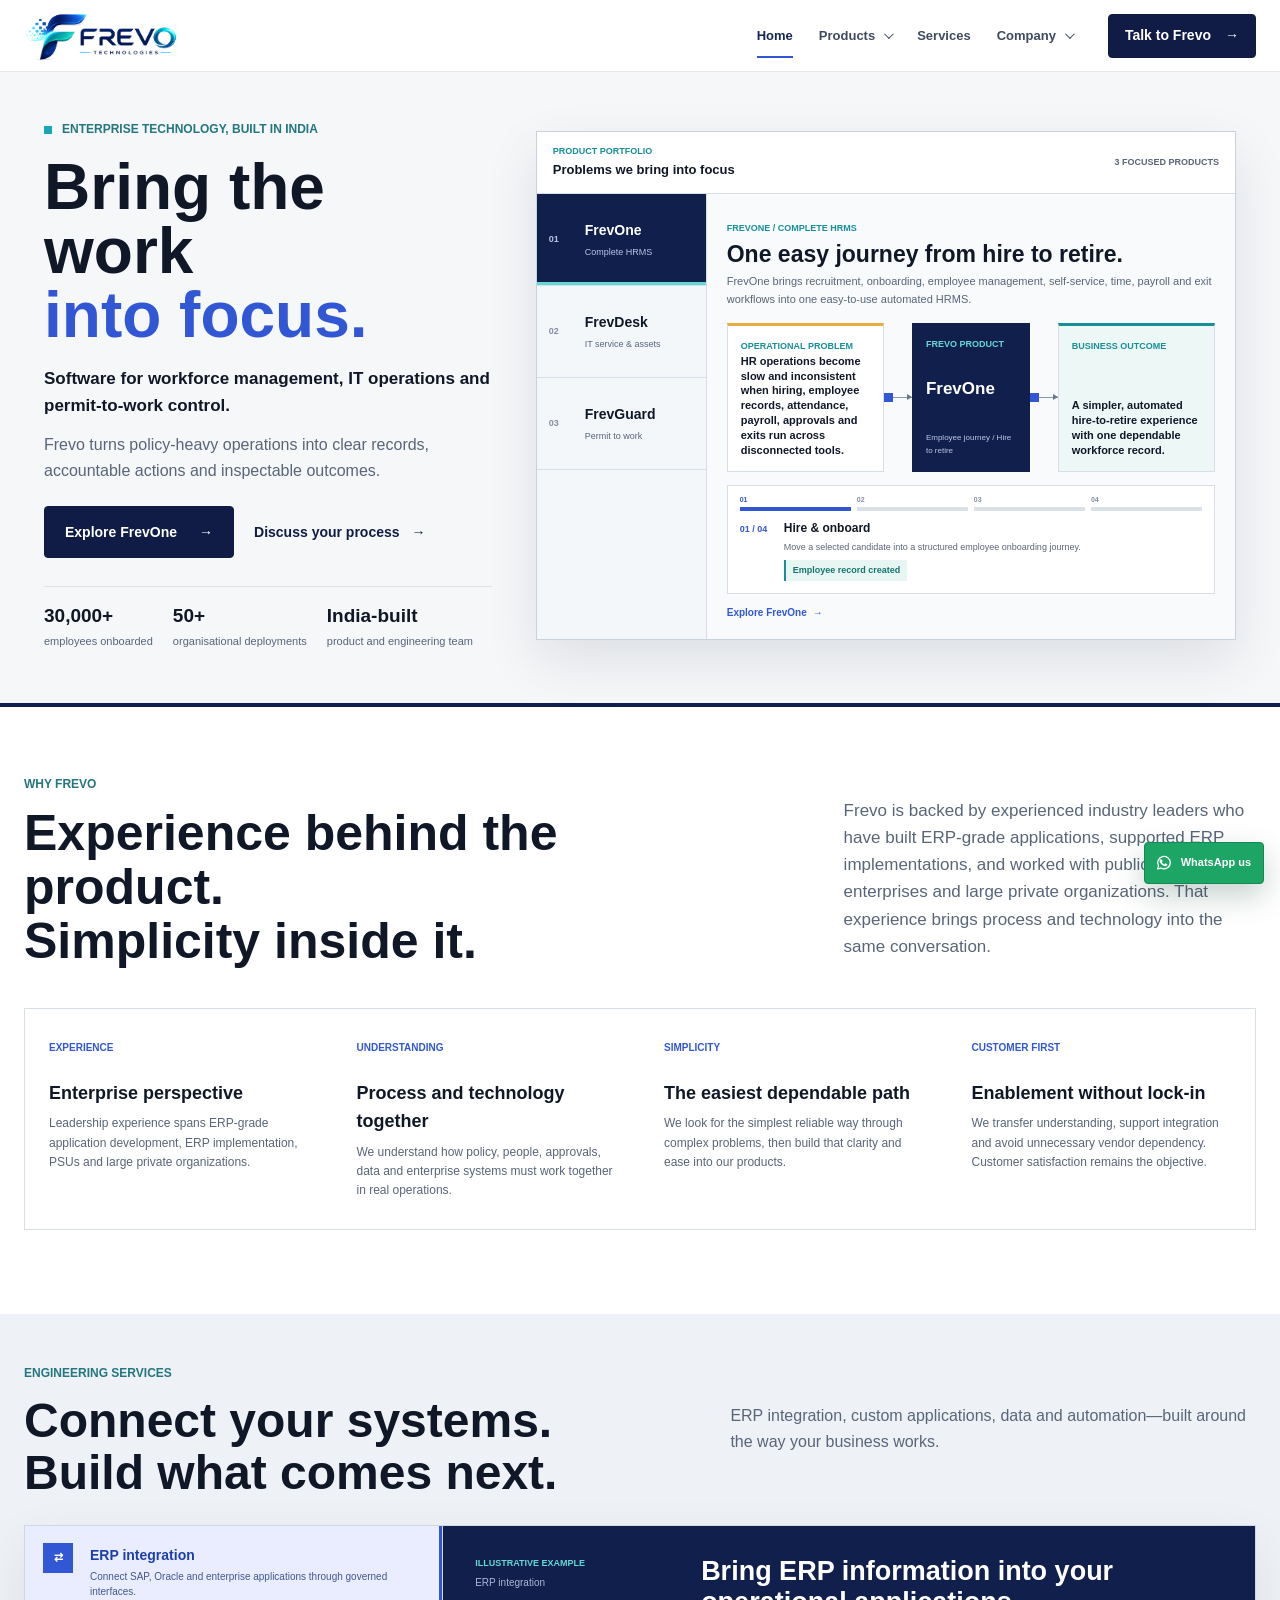
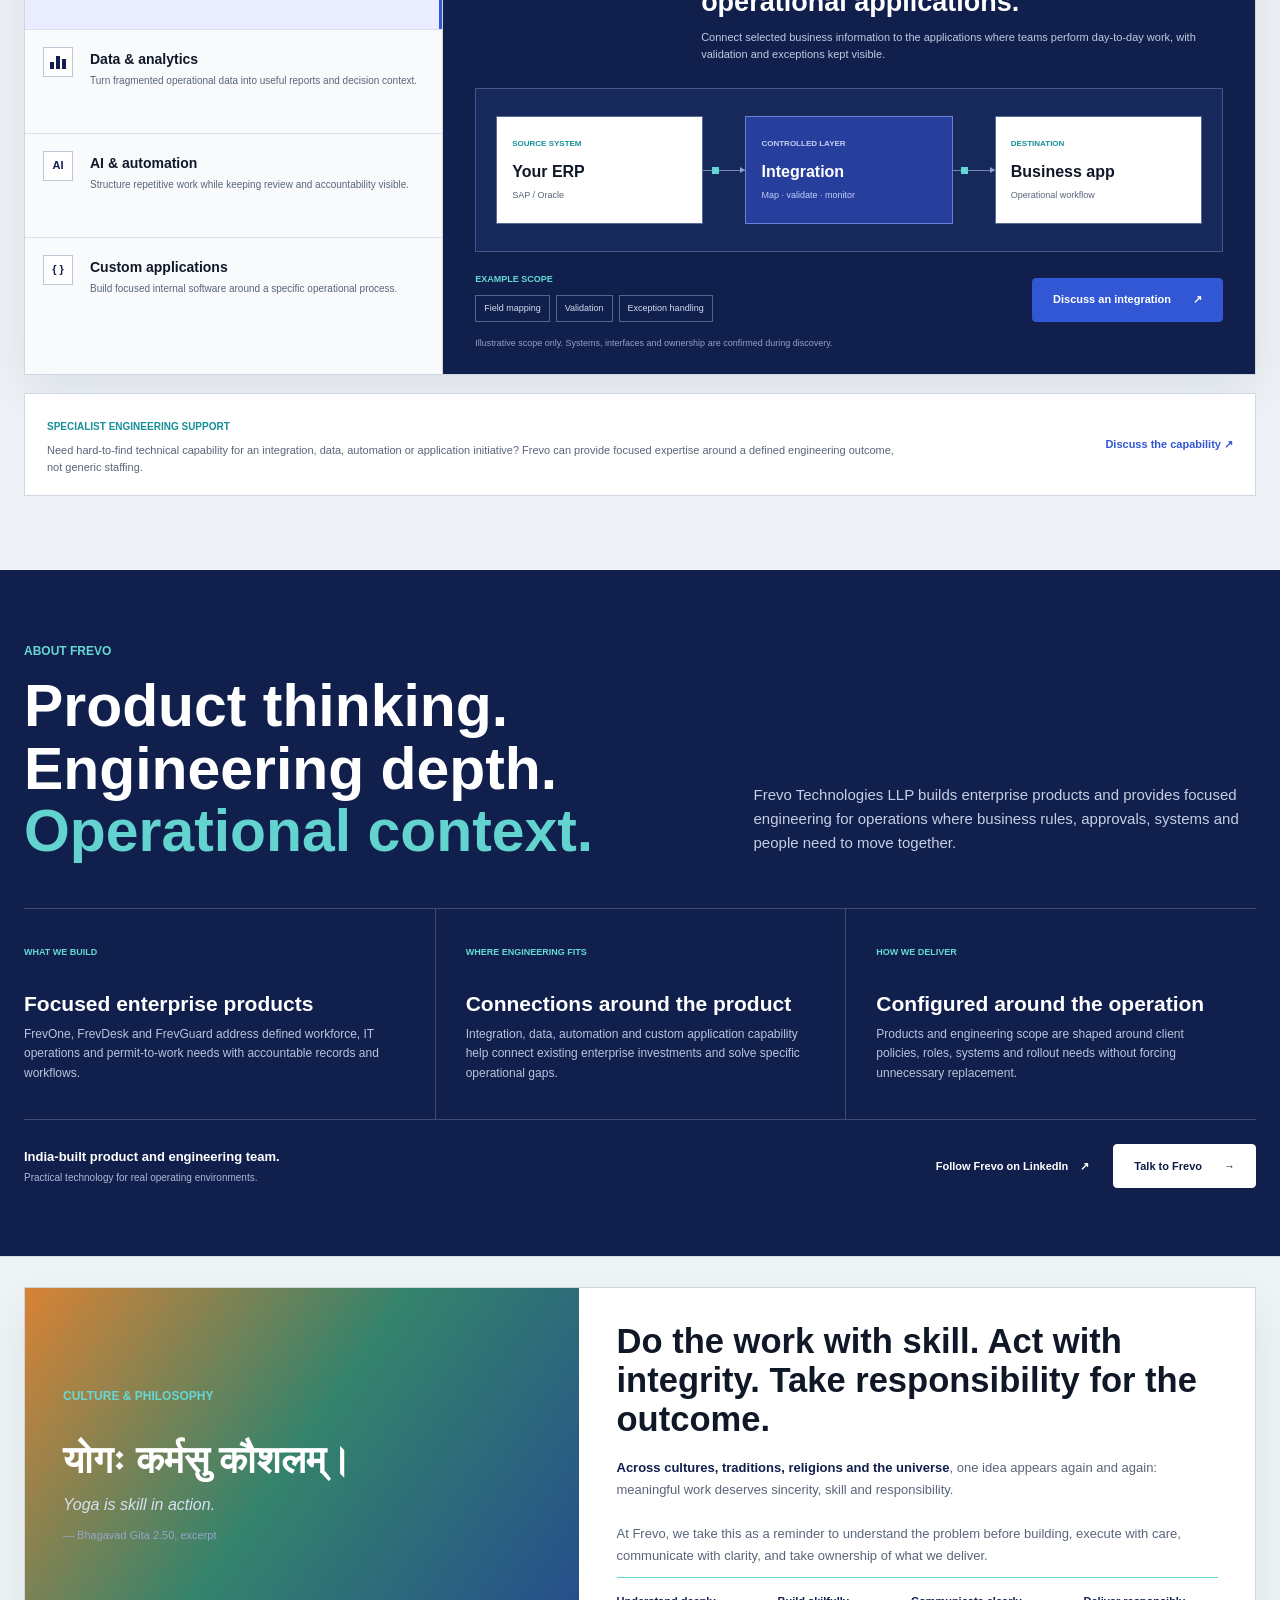
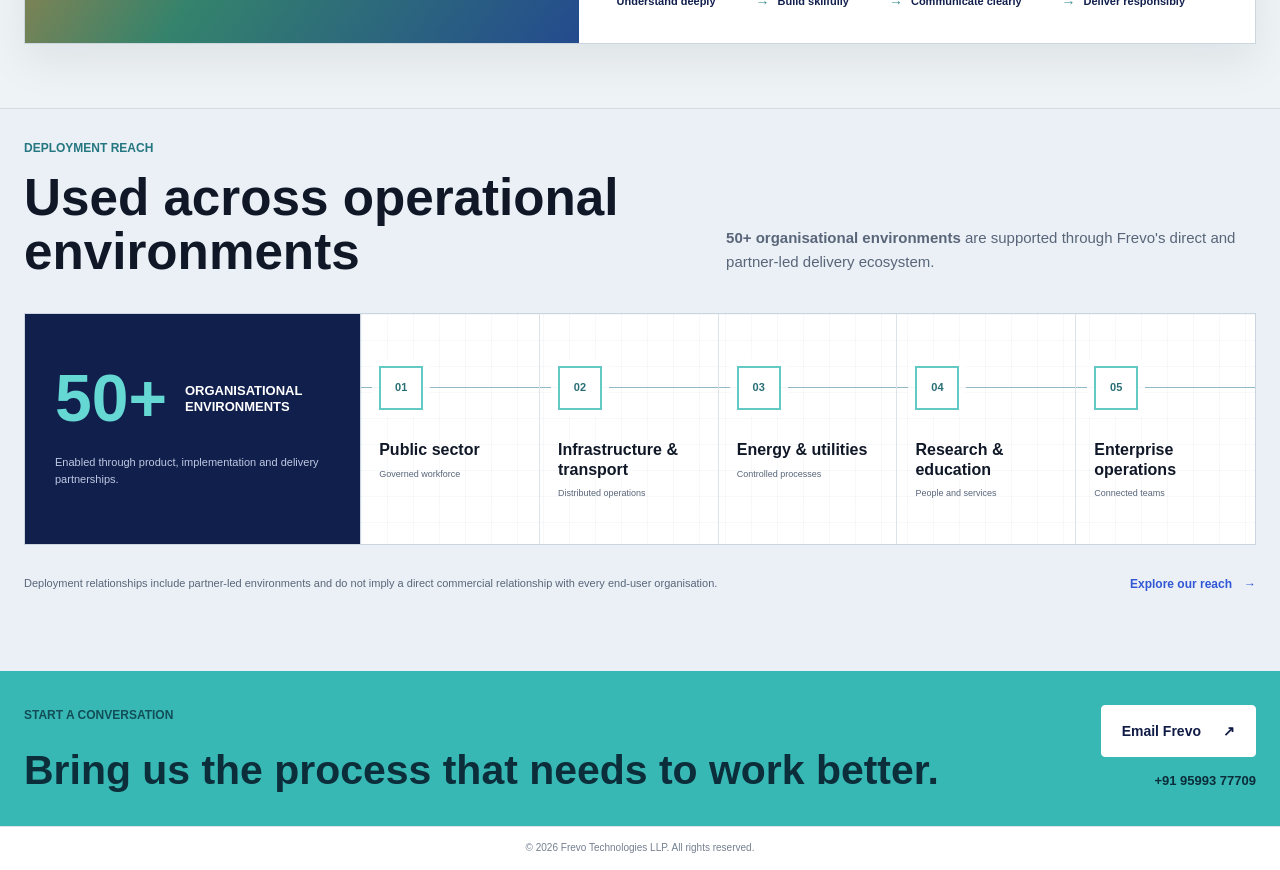
<file: index.html>
<!doctype html>
<html lang="en">
  <head>
    <meta charset="utf-8" />
    <meta name="viewport" content="width=device-width,initial-scale=1" />
    <meta
      name="description"
      content="Frevo builds software for workforce management, IT operations and permit-to-work control."
    />
    <meta name="theme-color" content="#f5f7f9" />
    <title>Frevo Technologies | Operational software, brought into focus</title>
    <link
      rel="icon"
      type="image/png"
      sizes="32x32"
      href="/assets/frevo-favicon-32.png?v=3"
    />
    <link
      rel="icon"
      type="image/png"
      sizes="64x64"
      href="/assets/frevo-favicon-64.png?v=3"
    />
    <link
      rel="apple-touch-icon"
      sizes="180x180"
      href="/assets/frevo-touch-icon.png?v=3"
    />
    <link rel="stylesheet" href="styles.css" />
    <link rel="stylesheet" href="flow-themes.css" />
    <link rel="stylesheet" href="release.css?v=20261028-1" />
    <script src="signature-loader.js?v=20261025-3"></script>
    <script src="app.js?v=20261027-2" defer></script>
  </head>
  <body class="v2-release">
    <div class="frevo-signature" aria-hidden="true">
      <div class="frevo-signature-lockup">
        <img
          class="frevo-signature-logo"
          src="assets/frevo-logo.png"
          alt=""
          width="400"
          height="135"
        />
        <div class="frevo-signature-copy">
          <p>Technology. Clarity. Commitment.</p>
          <span class="frevo-signature-accent"><i></i></span>
        </div>
      </div>
    </div>
    <noscript
      ><style>
        .frevo-signature {
          display: none !important;
        }
      </style></noscript
    >
    <a class="skip-link" href="#main">Skip to content</a>
    <header class="site-header">
      <a
        class="brand"
        href="/"
        aria-label="Frevo Technologies V2 home"
        ><img
          src="assets/frevo-logo.png"
          alt="Frevo Technologies"
          width="400"
          height="135"
      /></a>
      <button
        class="menu-toggle icon-button"
        type="button"
        aria-expanded="false"
        aria-controls="main-nav"
        aria-label="Open navigation"
      >
        <span></span><span></span>
      </button>
      <nav id="main-nav" class="main-nav" aria-label="Primary navigation">
        <a href="/" aria-current="page">Home</a>
        <div class="nav-products">
          <button
            class="nav-products-trigger"
            type="button"
            aria-expanded="false"
            aria-controls="products-submenu"
          >
            Products <span aria-hidden="true"></span>
          </button>
          <div class="products-submenu" id="products-submenu">
            <a href="/products/frevone/"
              ><strong>FrevOne</strong><small>Complete HRMS</small></a
            ><a href="/products/frevdesk/"
              ><strong>FrevDesk</strong
              ><small>IT service &amp; assets</small></a
            ><a href="/products/frevguard/"
              ><strong>FrevGuard</strong><small>Permit to work</small></a
            >
          </div>
        </div>
        <a href="#services">Services</a>
        <div class="nav-products nav-company">
          <button
            class="nav-products-trigger"
            type="button"
            aria-expanded="false"
            aria-controls="company-submenu"
          >
            Company <span aria-hidden="true"></span>
          </button>
          <div class="products-submenu company-submenu" id="company-submenu">
            <a href="#why-frevo"
              ><strong>Why Frevo</strong><small>Experience and approach</small></a
            ><a href="#company"
              ><strong>About Frevo</strong><small>Who we are</small></a
            ><a href="#culture-philosophy"
              ><strong>Culture &amp; Philosophy</strong
              ><small>How we think and build</small></a
            ><a href="#our-work"
              ><strong>Our Reach</strong
              ><small>Direct and partner-led deployments</small></a
            >
          </div>
        </div>
      </nav>
      <a class="button button-small header-cta" href="#contact"
        >Talk to Frevo <span aria-hidden="true">&#8594;</span></a
      >
    </header>
    <main id="main">
      <section class="v2-hero" id="products" aria-labelledby="hero-title">
        <div class="hero-copy">
          <p class="eyebrow">
            <span></span>Enterprise technology, built in India
          </p>
          <h1 id="hero-title">Bring the work<br /><em>into focus.</em></h1>
          <p class="category-line">
            Software for workforce management, IT operations and permit-to-work
            control.
          </p>
          <p class="hero-lead">
            Frevo turns policy-heavy operations into clear records, accountable
            actions and inspectable outcomes.
          </p>
          <div class="button-row">
            <a class="button" href="/products/frevone/"
              >Explore FrevOne <span aria-hidden="true">&#8594;</span></a
            ><a class="text-link" href="#contact"
              >Discuss your process <span aria-hidden="true">&#8594;</span></a
            >
          </div>
          <div class="hero-proof" aria-label="Frevo experience">
            <div><strong>30,000+</strong><span>employees onboarded</span></div>
            <div><strong>50+</strong><span>organisational deployments</span></div>
            <div>
              <strong>India-built</strong
              ><span>product and engineering team</span>
            </div>
          </div>
        </div>
        <div
          class="hero-product-preview portfolio-showcase"
          data-product-demo
          aria-label="Frevo product portfolio"
        >
          <div class="portfolio-topline">
            <div>
              <span>PRODUCT PORTFOLIO</span
              ><strong>Problems we bring into focus</strong>
            </div>
            <span class="portfolio-count">3 focused products</span>
          </div>
          <div class="portfolio-layout">
            <div
              class="portfolio-index"
              role="tablist"
              aria-label="Choose a product"
            >
              <button
                type="button"
                role="tab"
                aria-selected="true"
                data-demo-product="frevone"
              >
                <i>01</i
                ><span
                  ><strong>FrevOne</strong><small>Complete HRMS</small></span
                >
              </button>
              <button
                type="button"
                role="tab"
                aria-selected="false"
                data-demo-product="frevdesk"
              >
                <i>02</i
                ><span
                  ><strong>FrevDesk</strong
                  ><small>IT service & assets</small></span
                >
              </button>
              <button
                type="button"
                role="tab"
                aria-selected="false"
                data-demo-product="frevguard"
              >
                <i>03</i
                ><span
                  ><strong>FrevGuard</strong><small>Permit to work</small></span
                >
              </button>
            </div>
            <article class="portfolio-story" aria-live="polite">
              <div class="portfolio-story-heading">
                <span data-demo-label></span>
                <h2 data-demo-title></h2>
                <p data-demo-explanation></p>
              </div>
              <div class="portfolio-flow">
                <div class="portfolio-node problem-node">
                  <span>Operational problem</span
                  ><strong data-demo-problem></strong>
                </div>
                <div class="portfolio-bridge" aria-hidden="true">
                  <span></span>
                </div>
                <div class="portfolio-node product-node">
                  <span>Frevo product</span><strong data-demo-name></strong
                  ><small data-demo-record></small>
                </div>
                <div class="portfolio-bridge" aria-hidden="true">
                  <span></span>
                </div>
                <div class="portfolio-node outcome-node">
                  <span>Business outcome</span
                  ><strong data-demo-outcome></strong>
                </div>
              </div>
              <div class="portfolio-caption">
                <div
                  class="portfolio-step-track"
                  data-demo-step-track
                  aria-hidden="true"
                ></div>
                <span data-demo-progress></span>
                <div class="portfolio-caption-copy">
                  <strong data-demo-stage></strong>
                  <p data-demo-detail></p>
                </div>
                <b data-demo-change></b>
              </div>
              <a
                class="portfolio-product-link"
                data-demo-link
                href="/products/frevone/"
                >Explore FrevOne <span aria-hidden="true">&#8594;</span></a
              >
            </article>
          </div>
        </div>
      </section>
      <section
        class="section why-frevo-section"
        id="why-frevo"
        aria-labelledby="reasons-title"
      >
        <div class="section-heading split why-frevo-intro">
          <div>
            <p class="kicker">WHY FREVO</p>
            <h2 id="reasons-title">
              Experience behind the product.<br />Simplicity inside it.
            </h2>
          </div>
          <p>
            Frevo is backed by experienced industry leaders who have built
            ERP-grade applications, supported ERP implementations, and worked
            with public-sector enterprises and large private organizations. That
            experience brings process and technology into the same conversation.
          </p>
        </div>
        <div class="reason-strip reveal">
          <article>
            <span>EXPERIENCE</span>
            <h3>Enterprise perspective</h3>
            <p>
              Leadership experience spans ERP-grade application development, ERP
              implementation, PSUs and large private organizations.
            </p>
          </article>
          <article>
            <span>UNDERSTANDING</span>
            <h3>Process and technology together</h3>
            <p>
              We understand how policy, people, approvals, data and enterprise
              systems must work together in real operations.
            </p>
          </article>
          <article>
            <span>SIMPLICITY</span>
            <h3>The easiest dependable path</h3>
            <p>
              We look for the simplest reliable way through complex problems,
              then build that clarity and ease into our products.
            </p>
          </article>
          <article>
            <span>CUSTOMER FIRST</span>
            <h3>Enablement without lock-in</h3>
            <p>
              We transfer understanding, support integration and avoid
              unnecessary vendor dependency. Customer satisfaction remains the
              objective.
            </p>
          </article>
        </div>
      </section>
      <section
        class="section engineering-services"
        id="services"
        data-engineering-services
      >
        <div class="engineering-intro reveal">
          <p class="kicker">ENGINEERING SERVICES</p>
          <div>
            <h2>Connect your systems.<br />Build what comes next.</h2>
            <p>
              ERP integration, custom applications, data and
              automation&mdash;built around the way your business works.
            </p>
          </div>
        </div>
        <div class="service-workbench reveal">
          <div
            class="service-selector"
            role="tablist"
            aria-label="Engineering services"
            aria-orientation="vertical"
          >
            <button
              type="button"
              role="tab"
              id="service-tab-erp"
              aria-selected="true"
              aria-controls="service-example"
              tabindex="0"
              data-service-key="erp"
            >
              <span class="service-icon" aria-hidden="true">&#8644;</span
              ><span
                ><strong>ERP integration</strong
                ><small
                  >Connect SAP, Oracle and enterprise applications through
                  governed interfaces.</small
                ></span
              >
            </button>
            <button
              type="button"
              role="tab"
              id="service-tab-data"
              aria-selected="false"
              aria-controls="service-example"
              tabindex="-1"
              data-service-key="data"
            >
              <span class="service-icon service-icon-bars" aria-hidden="true"
                ><i></i><i></i><i></i></span
              ><span
                ><strong>Data &amp; analytics</strong
                ><small
                  >Turn fragmented operational data into useful reports and
                  decision context.</small
                ></span
              >
            </button>
            <button
              type="button"
              role="tab"
              id="service-tab-ai"
              aria-selected="false"
              aria-controls="service-example"
              tabindex="-1"
              data-service-key="ai"
            >
              <span class="service-icon" aria-hidden="true">AI</span
              ><span
                ><strong>AI &amp; automation</strong
                ><small
                  >Structure repetitive work while keeping review and
                  accountability visible.</small
                ></span
              >
            </button>
            <button
              type="button"
              role="tab"
              id="service-tab-apps"
              aria-selected="false"
              aria-controls="service-example"
              tabindex="-1"
              data-service-key="apps"
            >
              <span class="service-icon" aria-hidden="true">{ }</span
              ><span
                ><strong>Custom applications</strong
                ><small
                  >Build focused internal software around a specific operational
                  process.</small
                ></span
              >
            </button>
          </div>
          <article
            class="service-example"
            id="service-example"
            role="tabpanel"
            tabindex="0"
            aria-labelledby="service-tab-erp"
            aria-live="polite"
          >
            <div class="service-example-heading">
              <div>
                <span>ILLUSTRATIVE EXAMPLE</span
                ><small data-service-category>ERP integration</small>
              </div>
              <h3 data-service-title>
                Bring ERP information into your operational applications.
              </h3>
              <p data-service-copy>
                Connect selected business information to the applications where
                teams perform day-to-day work, with validation and exceptions
                kept visible.
              </p>
            </div>
            <div class="service-visual" data-service-visual>
              <div class="integration-flow">
                <div>
                  <span>SOURCE SYSTEM</span><strong>Your ERP</strong
                  ><small>SAP / Oracle</small>
                </div>
                <i aria-hidden="true"><b></b></i>
                <div class="integration-core">
                  <span>CONTROLLED LAYER</span><strong>Integration</strong
                  ><small>Map &middot; validate &middot; monitor</small>
                </div>
                <i aria-hidden="true"><b></b></i>
                <div>
                  <span>DESTINATION</span><strong>Business app</strong
                  ><small>Operational workflow</small>
                </div>
              </div>
            </div>
            <div class="service-example-footer">
              <div>
                <span>EXAMPLE SCOPE</span>
                <ul data-service-scope>
                  <li>Field mapping</li>
                  <li>Validation</li>
                  <li>Exception handling</li>
                </ul>
              </div>
              <a
                class="button service-enquiry"
                data-service-cta
                href="mailto:info@frevo.co.in?subject=ERP%20integration%20enquiry"
                >Discuss an integration
                <span aria-hidden="true">&#8599;</span></a
              >
            </div>
            <p class="service-disclaimer" data-service-note>
              Illustrative scope only. Systems, interfaces and ownership are
              confirmed during discovery.
            </p>
          </article>
        </div>
        <div class="specialist-support reveal">
          <div>
            <span>Specialist engineering support</span>
            <p>
              Need hard-to-find technical capability for an integration, data,
              automation or application initiative? Frevo can provide focused
              expertise around a defined engineering outcome, not generic
              staffing.
            </p>
          </div>
          <a
            href="mailto:info@frevo.co.in?subject=Specialist%20engineering%20support"
            >Discuss the capability <span aria-hidden="true">&#8599;</span></a
          >
        </div>
      </section>
      <section class="section company company-v2" id="company">
        <div class="company-intro reveal">
          <div>
            <p class="kicker">ABOUT FREVO</p>
            <h2>
              Product thinking.<br />Engineering depth.<br /><em
                >Operational context.</em
              >
            </h2>
          </div>
          <p>
            Frevo Technologies LLP builds enterprise products and provides
            focused engineering for operations where business rules, approvals,
            systems and people need to move together.
          </p>
        </div>
        <div class="company-pillars reveal">
          <article>
            <span>WHAT WE BUILD</span>
            <h3>Focused enterprise products</h3>
            <p>
              FrevOne, FrevDesk and FrevGuard address defined workforce, IT
              operations and permit-to-work needs with accountable records and
              workflows.
            </p>
          </article>
          <article>
            <span>WHERE ENGINEERING FITS</span>
            <h3>Connections around the product</h3>
            <p>
              Integration, data, automation and custom application capability
              help connect existing enterprise investments and solve specific
              operational gaps.
            </p>
          </article>
          <article>
            <span>HOW WE DELIVER</span>
            <h3>Configured around the operation</h3>
            <p>
              Products and engineering scope are shaped around client policies,
              roles, systems and rollout needs without forcing unnecessary
              replacement.
            </p>
          </article>
        </div>
        <div class="company-close reveal">
          <p>
            <strong>India-built product and engineering team.</strong
            ><span>Practical technology for real operating environments.</span>
          </p>
          <div>
            <a
              class="text-link"
              href="https://www.linkedin.com/company/frevo-technologies-llp"
              target="_blank"
              rel="noopener"
              >Follow Frevo on LinkedIn
              <span aria-hidden="true">&#8599;</span></a
            ><a class="button button-light" href="#contact"
              >Talk to Frevo <span aria-hidden="true">&#8594;</span></a
            >
          </div>
        </div>
      </section>
      <section
        class="section culture-section"
        id="culture-philosophy"
        aria-labelledby="culture-title"
      >
        <div class="culture-shell reveal">
          <blockquote class="culture-quote">
            <p class="kicker">CULTURE &amp; PHILOSOPHY</p>
            <p class="culture-sanskrit" lang="sa">योगः कर्मसु कौशलम्।</p>
            <p class="culture-meaning"><em>Yoga is skill in action.</em></p>
            <cite>Bhagavad Gita 2.50, excerpt</cite>
          </blockquote>
          <div class="culture-philosophy">
            <h2 id="culture-title">
              Do the work with skill. Act with integrity. Take responsibility
              for the outcome.
            </h2>
            <p class="culture-body">
              <strong
                >Across cultures, traditions, religions and the universe</strong
              >, one idea appears again and again: meaningful work deserves
              sincerity, skill and responsibility.<br /><br />At Frevo, we take
              this as a reminder to understand the problem before building,
              execute with care, communicate with clarity, and take ownership of
              what we deliver.
            </p>
            <div
              class="culture-principle-sequence"
              aria-label="Understand deeply, build skilfully, communicate clearly, deliver responsibly"
            >
              <strong>Understand deeply</strong
              ><span aria-hidden="true">&#8594;</span
              ><strong>Build skilfully</strong
              ><span aria-hidden="true">&#8594;</span
              ><strong>Communicate clearly</strong
              ><span aria-hidden="true">&#8594;</span
              ><strong>Deliver responsibly</strong>
            </div>
          </div>
        </div>
      </section>
      <section
        class="section work-clients-section"
        id="our-work"
        aria-labelledby="work-title"
      >
        <div class="work-clients-heading reveal">
          <div>
            <p class="kicker">DEPLOYMENT REACH</p>
            <h2 id="work-title">Used across operational environments</h2>
          </div>
          <p>
            <strong>50+ organisational environments</strong> are supported
            through Frevo's direct and partner-led delivery ecosystem.
          </p>
        </div>
        <div class="reach-overview reveal">
          <div class="reach-total">
            <strong>50+</strong>
            <span>organisational<br />environments</span>
            <p>Enabled through product, implementation and delivery partnerships.</p>
          </div>
          <div class="reach-sectors" aria-label="Industries reached">
            <span><b>01</b><strong>Public sector</strong><small>Governed workforce</small></span>
            <span><b>02</b><strong>Infrastructure &amp; transport</strong><small>Distributed operations</small></span>
            <span><b>03</b><strong>Energy &amp; utilities</strong><small>Controlled processes</small></span>
            <span><b>04</b><strong>Research &amp; education</strong><small>People and services</small></span>
            <span><b>05</b><strong>Enterprise operations</strong><small>Connected teams</small></span>
          </div>
        </div>
        <div class="clients-home-footer reveal">
          <p>
            Deployment relationships include partner-led environments and do
            not imply a direct commercial relationship with every end-user organisation.
          </p>
          <a class="text-link" href="/clients/"
            >Explore our reach <span aria-hidden="true">&#8594;</span></a
          >
        </div>
      </section>
      <section class="contact" id="contact">
        <div>
          <p class="kicker">START A CONVERSATION</p>
          <h2>Bring us the process that needs to work better.</h2>
        </div>
        <div class="contact-actions">
          <a
            class="button button-light"
            href="mailto:info@frevo.co.in?subject=Frevo%20website%20enquiry"
            >Email Frevo <span aria-hidden="true">&#8599;</span></a
          ><a href="tel:+919599377709">+91 95993 77709</a>
        </div>
      </section>
    </main>
    <footer class="copyright-strip">
      <small
        >&copy; <span data-year></span> Frevo Technologies LLP. All rights
        reserved.</small
      >
    </footer>
  </body>
</html>
</file>
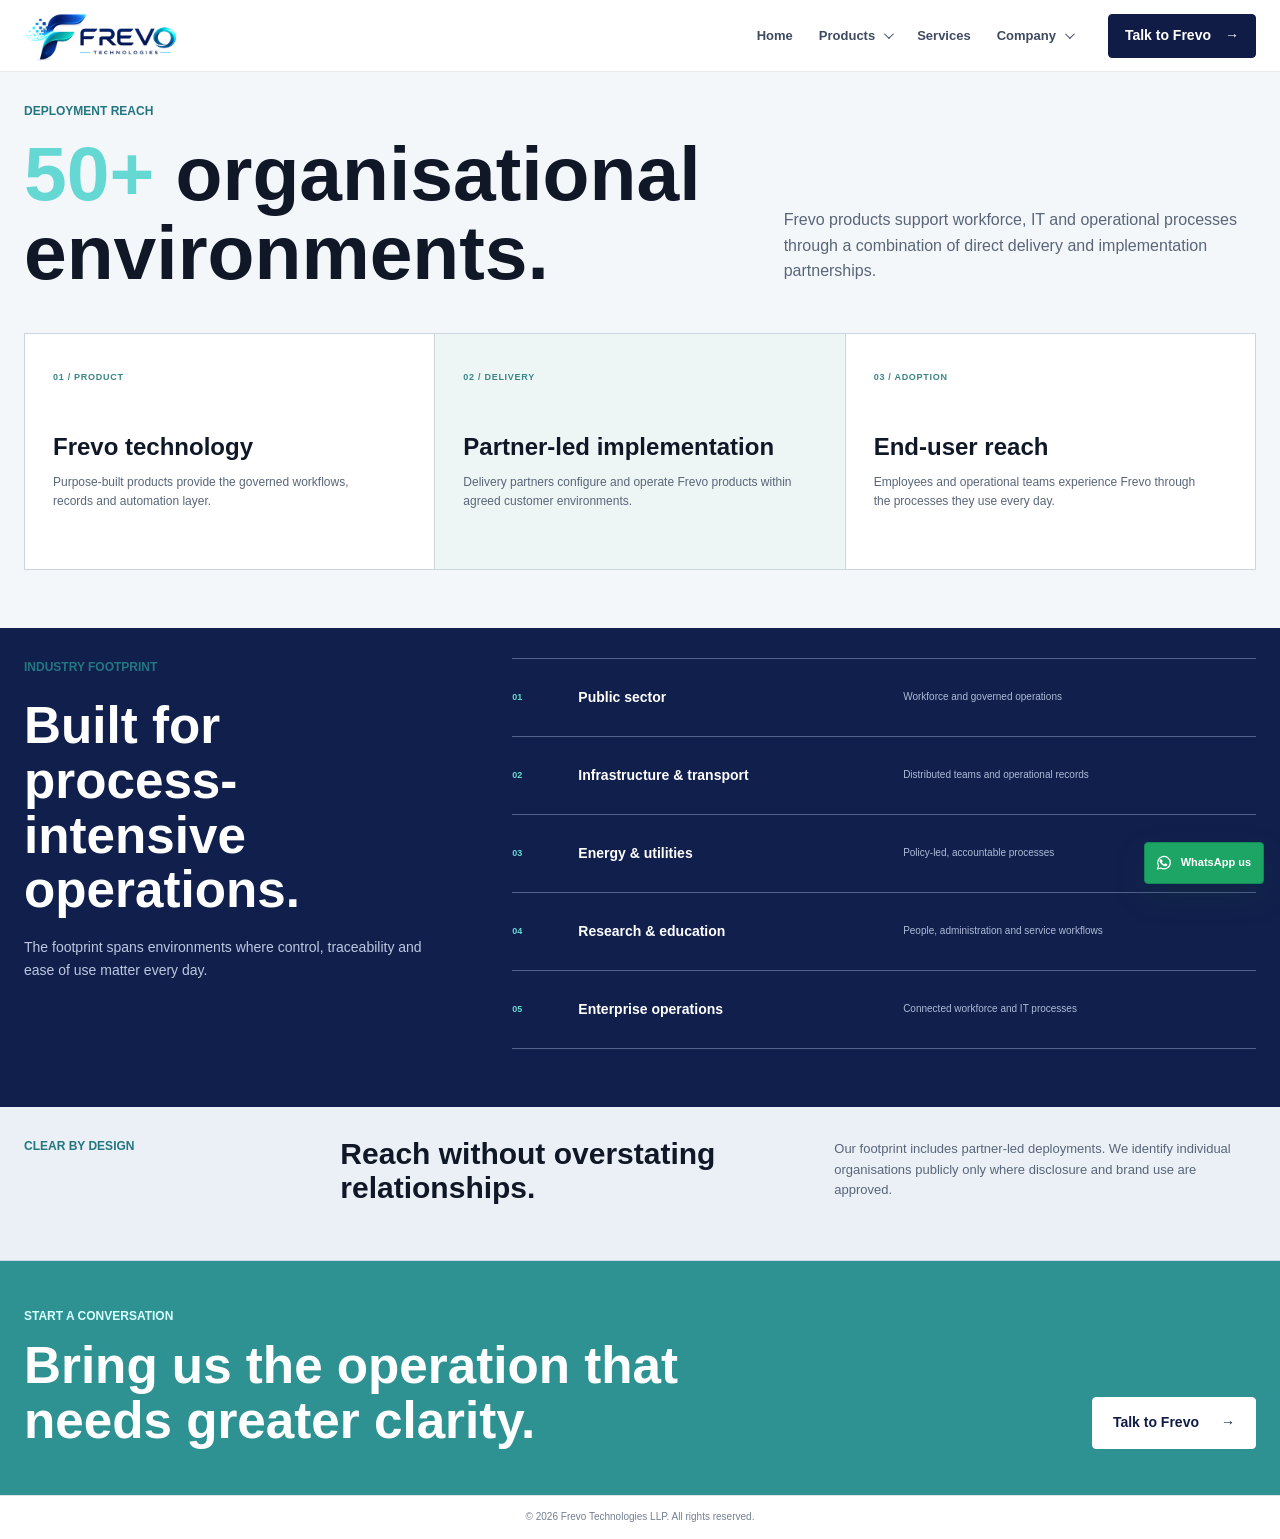
<file: clients/index.html>
<!doctype html>
<html lang="en">
  <head>
    <meta charset="utf-8" />
    <meta name="viewport" content="width=device-width,initial-scale=1" />
    <meta
      name="description"
      content="Frevo's direct and partner-led deployment footprint across workforce, IT and operational environments."
    />
    <meta name="theme-color" content="#f5f7f9" />
    <title>Deployment Reach | Frevo Technologies</title>
    <link rel="icon" type="image/png" sizes="32x32" href="/assets/frevo-favicon-32.png?v=3" />
    <link rel="icon" type="image/png" sizes="64x64" href="/assets/frevo-favicon-64.png?v=3" />
    <link rel="apple-touch-icon" sizes="180x180" href="/assets/frevo-touch-icon.png?v=3" />
    <link rel="stylesheet" href="/styles.css" />
    <link rel="stylesheet" href="/flow-themes.css" />
    <link rel="stylesheet" href="/release.css?v=20261026-2" />
    <script src="/app.js?v=20261027-2" defer></script>
  </head>
  <body class="v2-release clients-page">
    <a class="skip-link" href="#main">Skip to content</a>
    <header class="site-header">
      <a class="brand" href="/" aria-label="Frevo Technologies home"
        ><img src="/assets/frevo-logo.png" alt="Frevo Technologies"
      /></a>
      <button
        class="menu-toggle icon-button"
        type="button"
        aria-expanded="false"
        aria-controls="main-nav"
        aria-label="Open navigation"
      >
        <span></span><span></span>
      </button>
      <nav id="main-nav" class="main-nav" aria-label="Primary navigation">
        <a href="/">Home</a>
        <div class="nav-products">
          <button
            class="nav-products-trigger"
            type="button"
            aria-expanded="false"
            aria-controls="products-submenu"
          >
            Products <span aria-hidden="true"></span>
          </button>
          <div class="products-submenu" id="products-submenu">
            <a href="/products/frevone/"
              ><strong>FrevOne</strong><small>Complete HRMS</small></a
            ><a href="/products/frevdesk/"
              ><strong>FrevDesk</strong><small>IT service &amp; assets</small></a
            ><a href="/products/frevguard/"
              ><strong>FrevGuard</strong><small>Permit to work</small></a
            >
          </div>
        </div>
        <a href="/#services">Services</a>
        <div class="nav-products nav-company">
          <button
            class="nav-products-trigger"
            type="button"
            aria-expanded="false"
            aria-controls="company-submenu"
          >
            Company <span aria-hidden="true"></span>
          </button>
          <div class="products-submenu company-submenu" id="company-submenu">
            <a href="/#why-frevo"
              ><strong>Why Frevo</strong><small>Experience and approach</small></a
            ><a href="/#company"
              ><strong>About Frevo</strong><small>Who we are</small></a
            ><a href="/#culture-philosophy"
              ><strong>Culture &amp; Philosophy</strong
              ><small>How we think and build</small></a
            ><a href="/#our-work"
              ><strong>Our Reach</strong
              ><small>Direct and partner-led deployments</small></a
            >
          </div>
        </div>
      </nav>
      <a class="button button-small header-cta" href="/#contact"
        >Talk to Frevo <span aria-hidden="true">&#8594;</span></a
      >
    </header>

    <main id="main">
      <section class="section reach-directory" aria-labelledby="reach-title">
        <div class="reach-directory-heading reveal">
          <div>
            <p class="kicker">DEPLOYMENT REACH</p>
            <h1 id="reach-title"><em>50+</em> organisational environments.</h1>
          </div>
          <p>
            Frevo products support workforce, IT and operational processes through
            a combination of direct delivery and implementation partnerships.
          </p>
        </div>

        <div class="reach-model reveal" aria-label="Frevo delivery ecosystem">
          <article>
            <span>01 / PRODUCT</span>
            <h2>Frevo technology</h2>
            <p>Purpose-built products provide the governed workflows, records and automation layer.</p>
          </article>
          <article>
            <span>02 / DELIVERY</span>
            <h2>Partner-led implementation</h2>
            <p>Delivery partners configure and operate Frevo products within agreed customer environments.</p>
          </article>
          <article>
            <span>03 / ADOPTION</span>
            <h2>End-user reach</h2>
            <p>Employees and operational teams experience Frevo through the processes they use every day.</p>
          </article>
        </div>
      </section>

      <section class="reach-industries" aria-labelledby="reach-industries-title">
        <div class="reach-industries-copy reveal">
          <p class="kicker">INDUSTRY FOOTPRINT</p>
          <h2 id="reach-industries-title">Built for process-intensive operations.</h2>
          <p>
            The footprint spans environments where control, traceability and ease
            of use matter every day.
          </p>
        </div>
        <div class="reach-industry-list reveal">
          <article><span>01</span><strong>Public sector</strong><small>Workforce and governed operations</small></article>
          <article><span>02</span><strong>Infrastructure &amp; transport</strong><small>Distributed teams and operational records</small></article>
          <article><span>03</span><strong>Energy &amp; utilities</strong><small>Policy-led, accountable processes</small></article>
          <article><span>04</span><strong>Research &amp; education</strong><small>People, administration and service workflows</small></article>
          <article><span>05</span><strong>Enterprise operations</strong><small>Connected workforce and IT processes</small></article>
        </div>
      </section>

      <section class="reach-clarity" aria-labelledby="reach-clarity-title">
        <p class="kicker">CLEAR BY DESIGN</p>
        <h2 id="reach-clarity-title">Reach without overstating relationships.</h2>
        <p>
          Our footprint includes partner-led deployments. We identify individual
          organisations publicly only where disclosure and brand use are approved.
        </p>
      </section>

      <section class="clients-cta">
        <div>
          <p class="kicker">START A CONVERSATION</p>
          <h2>Bring us the operation that needs greater clarity.</h2>
        </div>
        <a class="button button-light" href="/#contact"
          >Talk to Frevo <span aria-hidden="true">&#8594;</span></a
        >
      </section>
    </main>

    <footer class="copyright-strip">
      <small>&copy; <span data-year></span> Frevo Technologies LLP. All rights reserved.</small>
    </footer>
  </body>
</html>
</file>
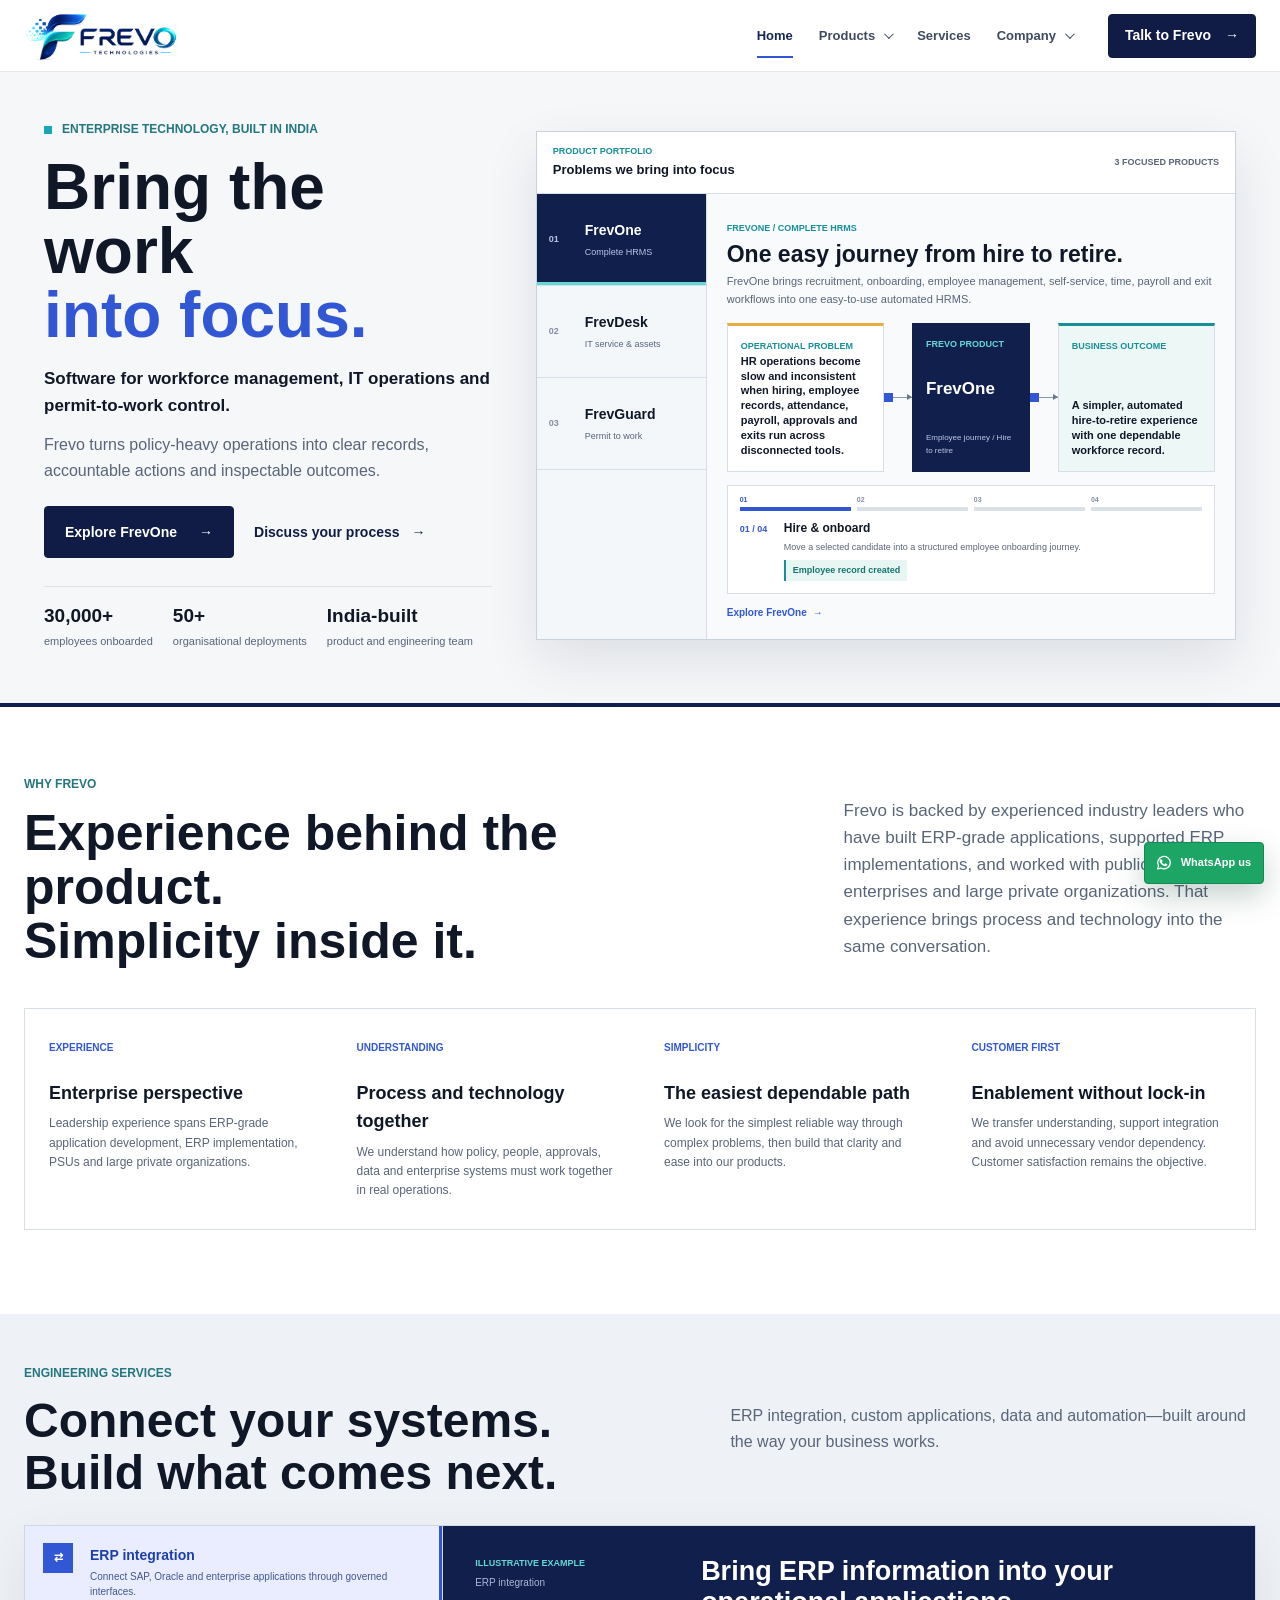
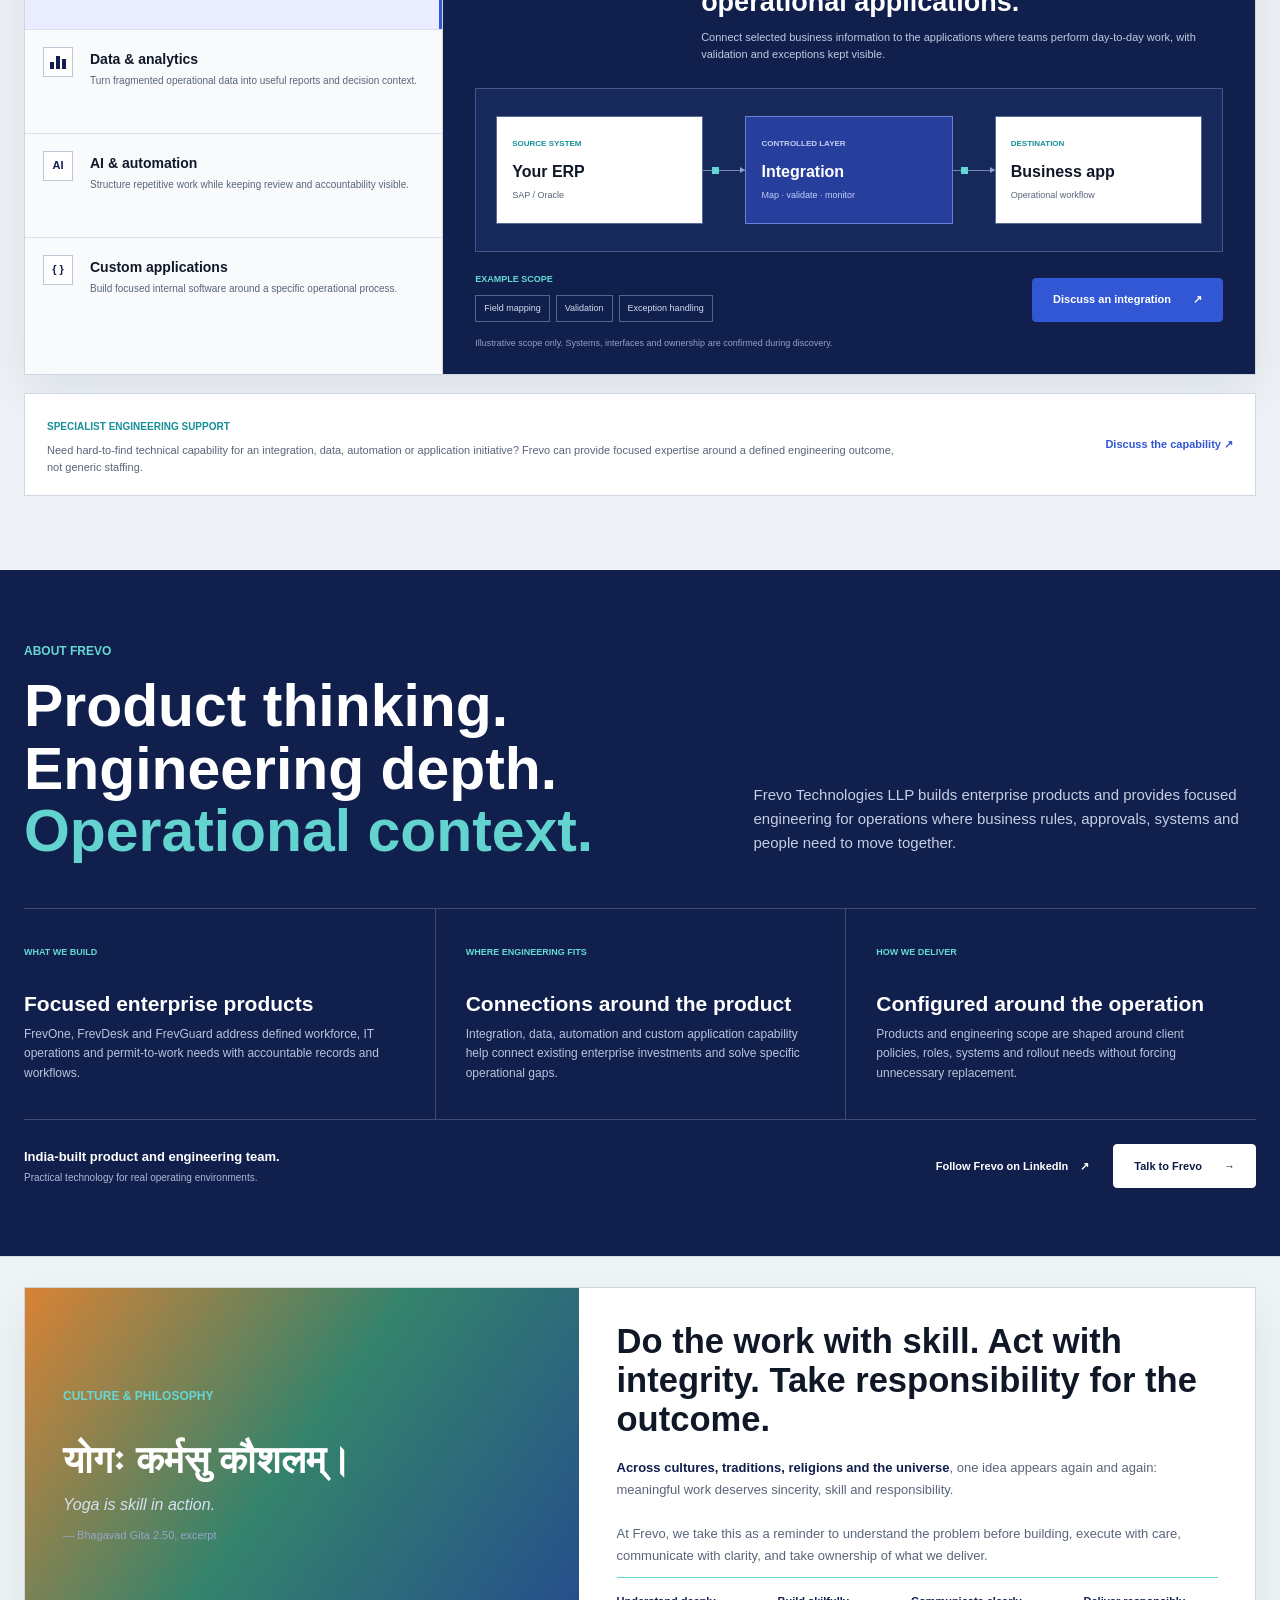
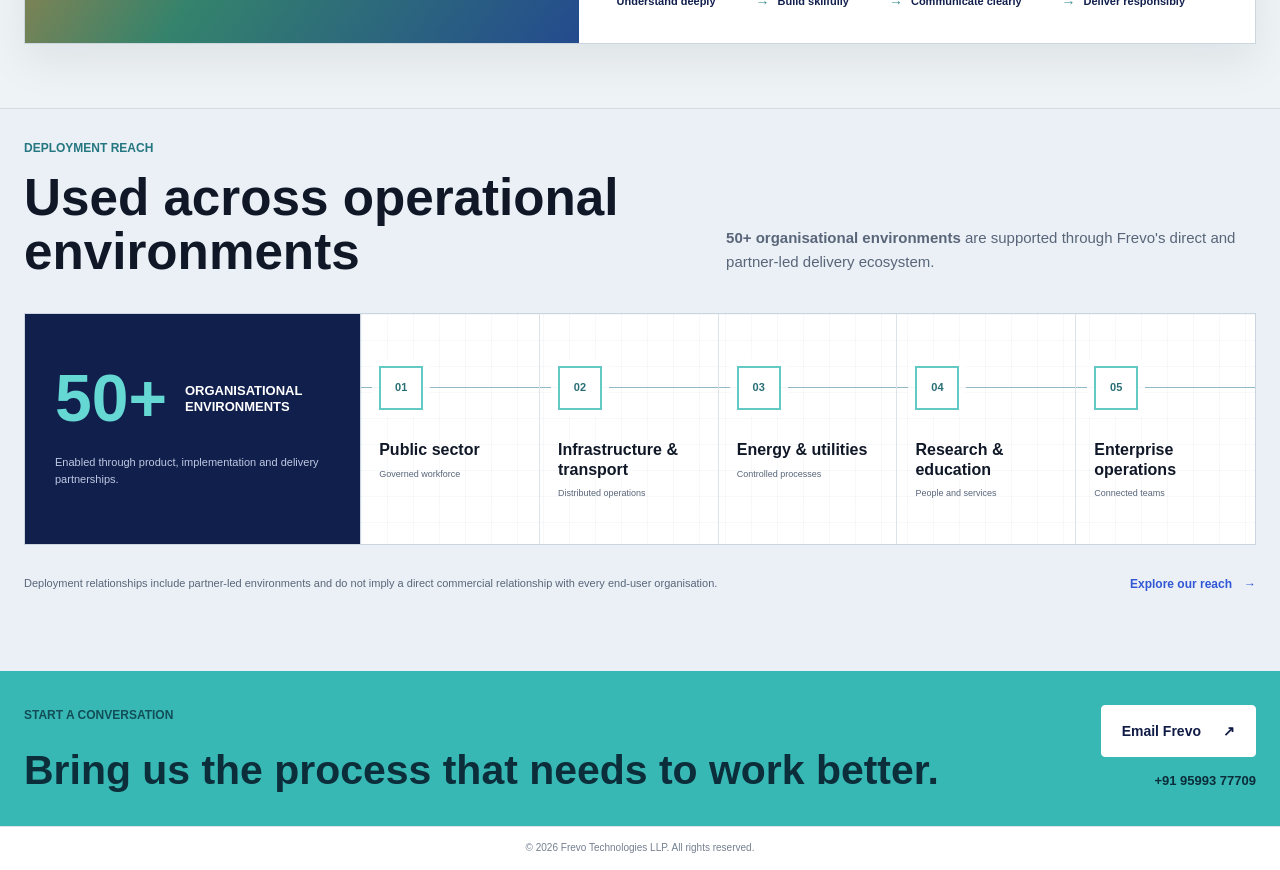
<file: products/index.html>
<!doctype html>
<html lang="en">
<head>
  <meta charset="utf-8">
  <meta name="viewport" content="width=device-width,initial-scale=1">
  <meta http-equiv="refresh" content="0;url=/">
  <link rel="icon" type="image/png" sizes="32x32" href="/assets/frevo-favicon-32.png?v=3">
  <link rel="icon" type="image/png" sizes="64x64" href="/assets/frevo-favicon-64.png?v=3">
  <link rel="apple-touch-icon" sizes="180x180" href="/assets/frevo-touch-icon.png?v=3">
  <title>Frevo Technologies</title>
  <script>window.location.replace('/');</script>
</head>
<body>
  <p><a href="/">Return to Frevo Technologies</a></p>
</body>
</html>
</file>
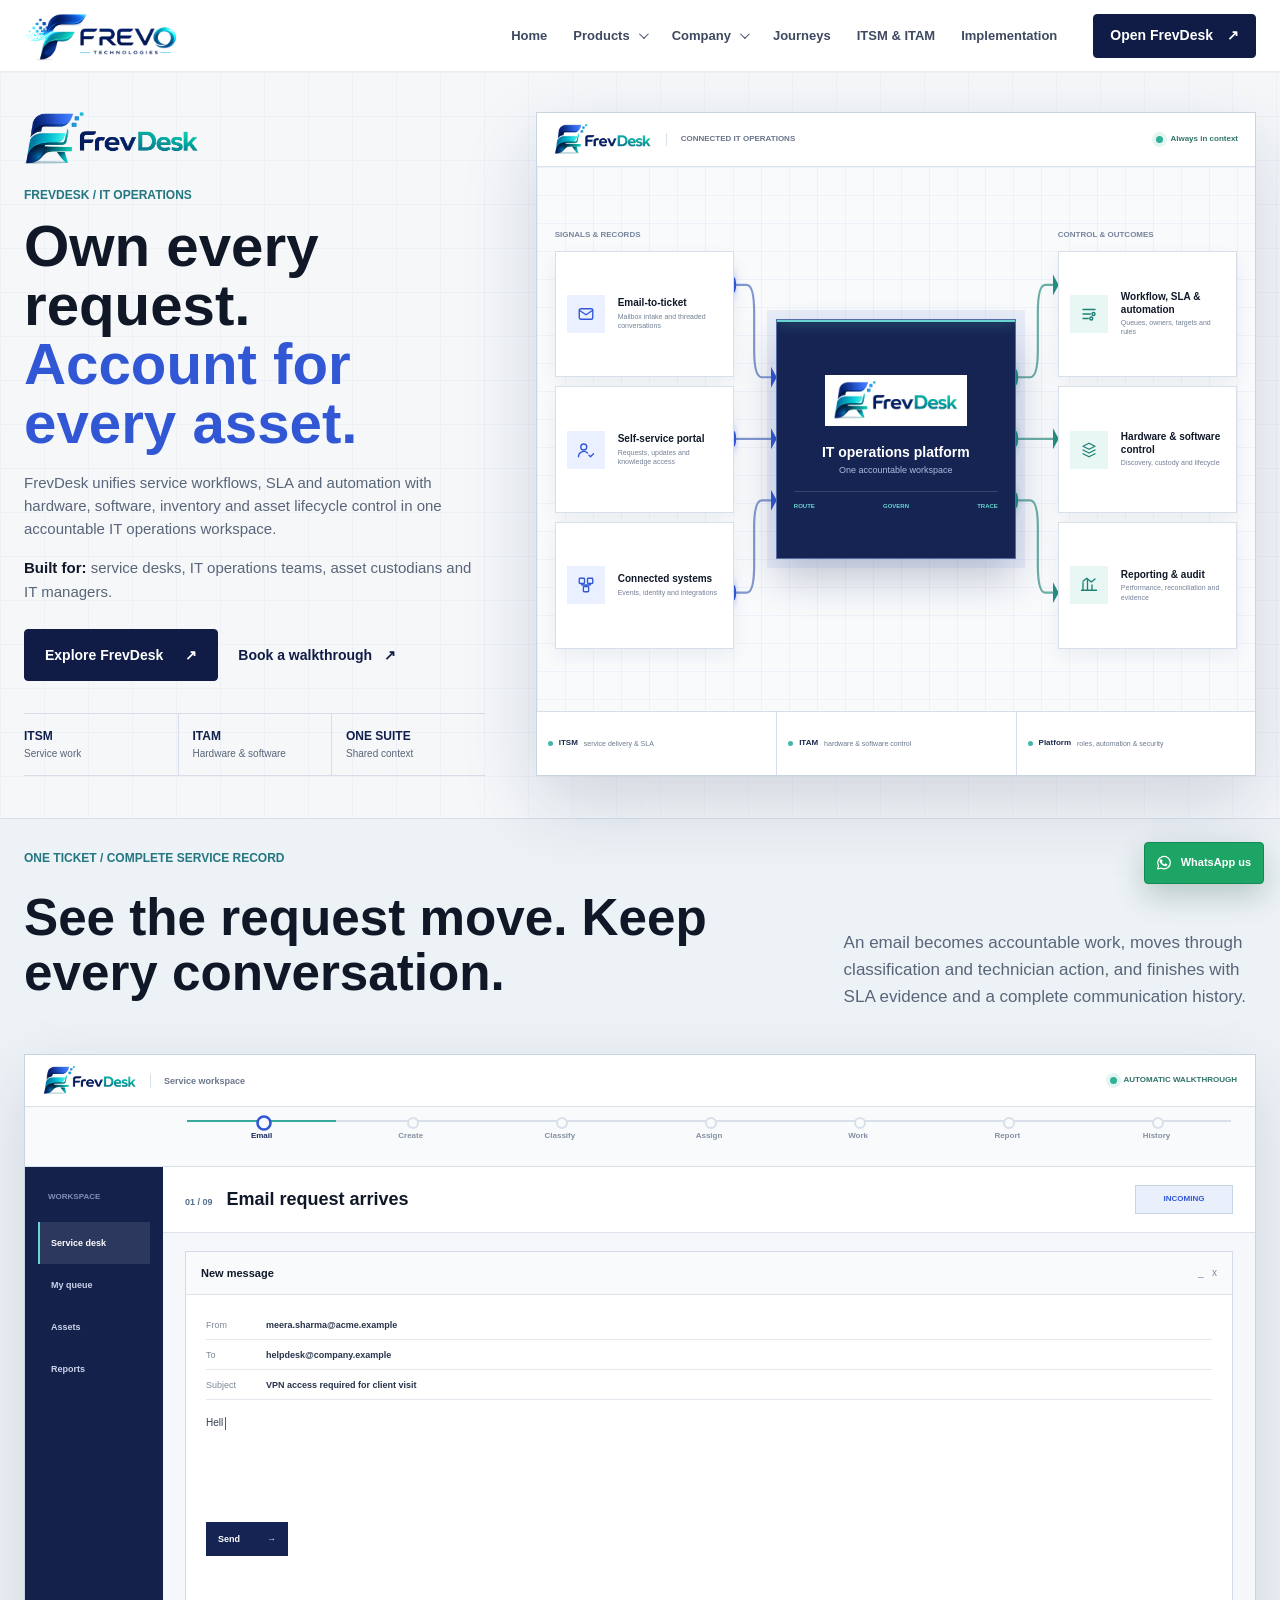
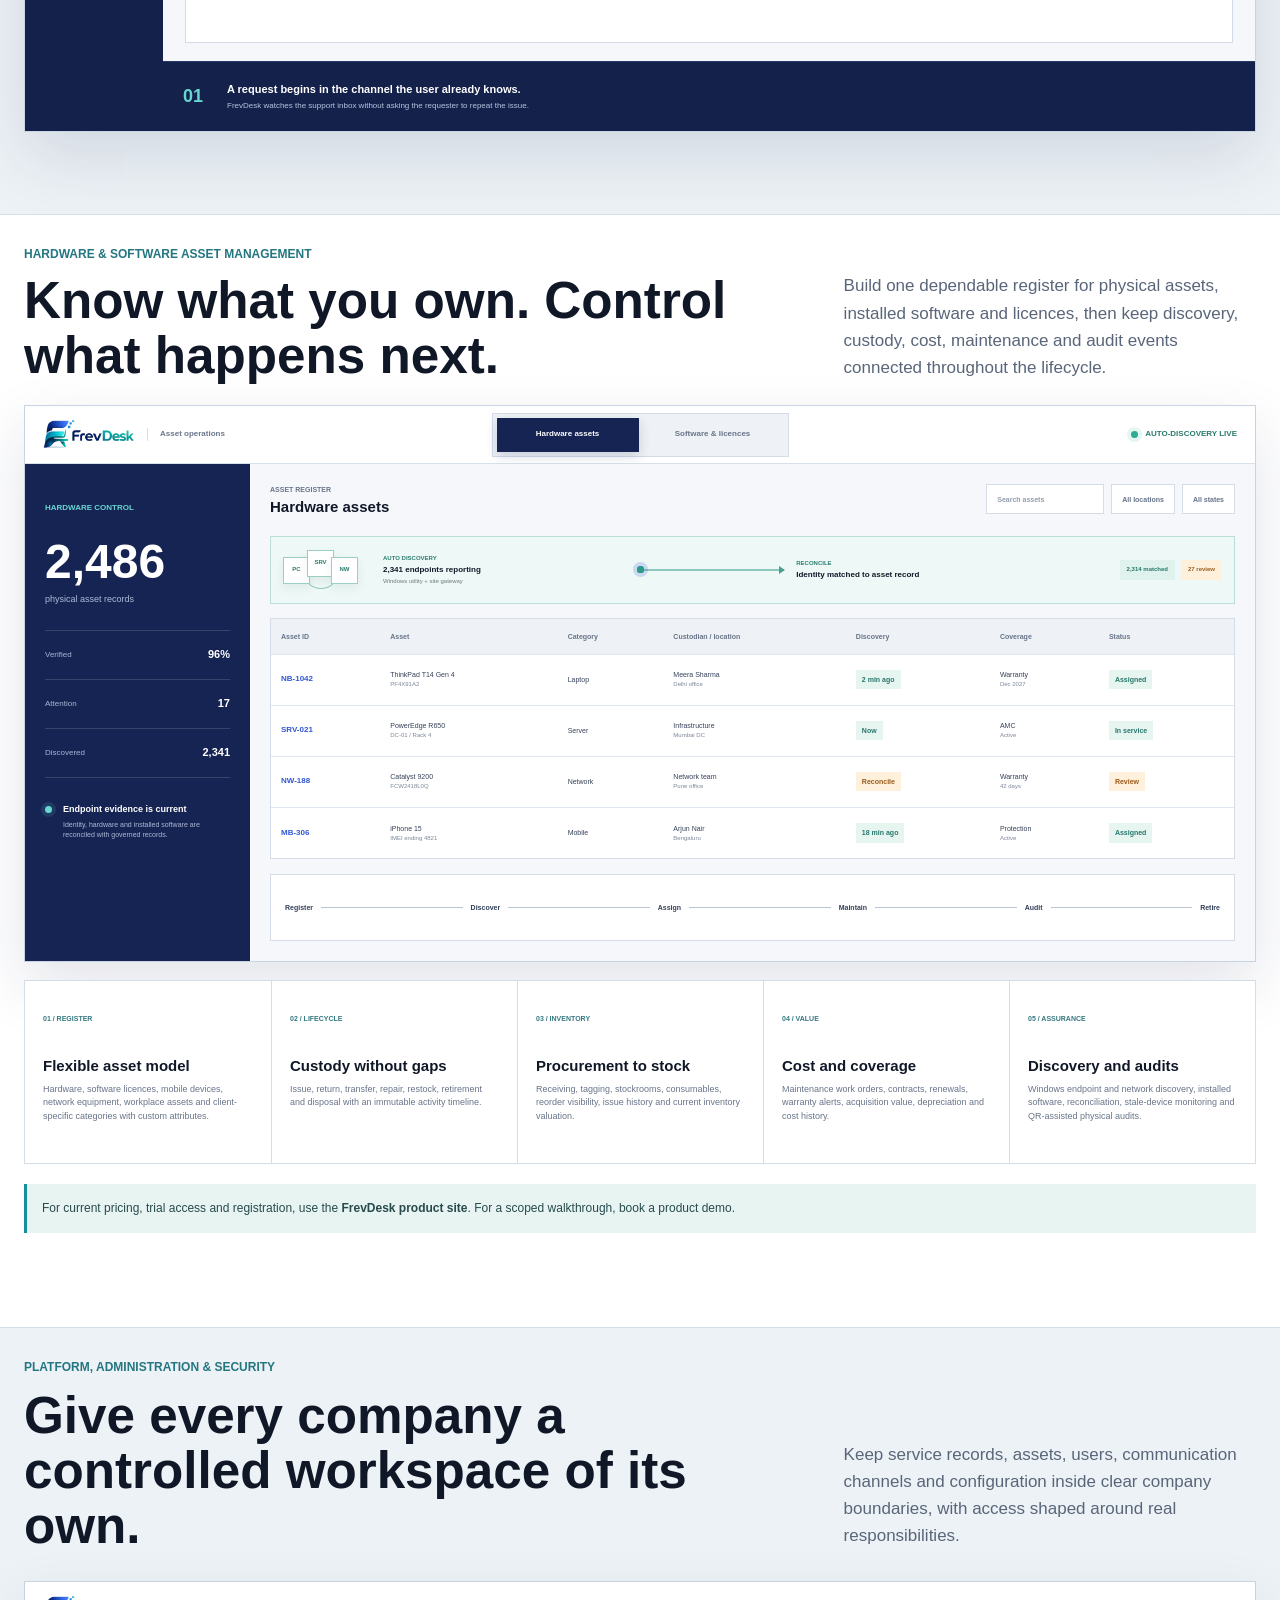
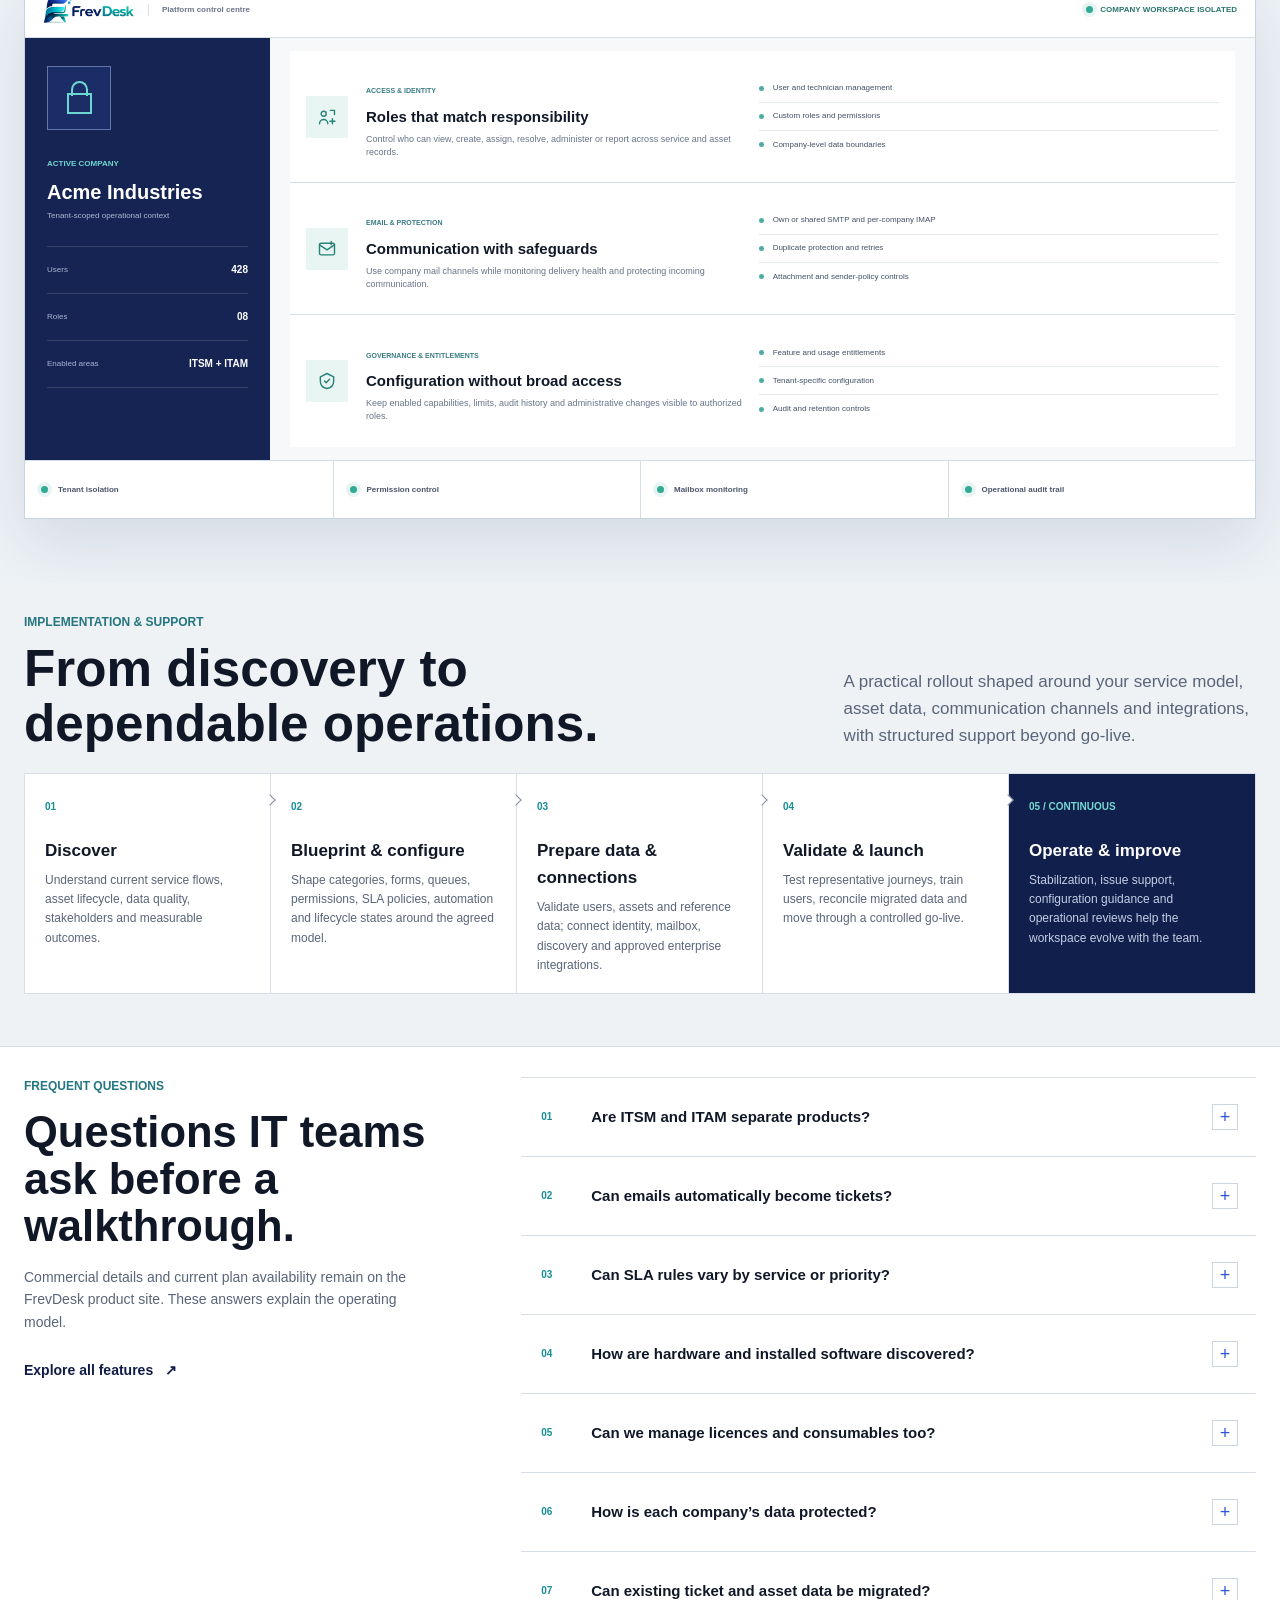
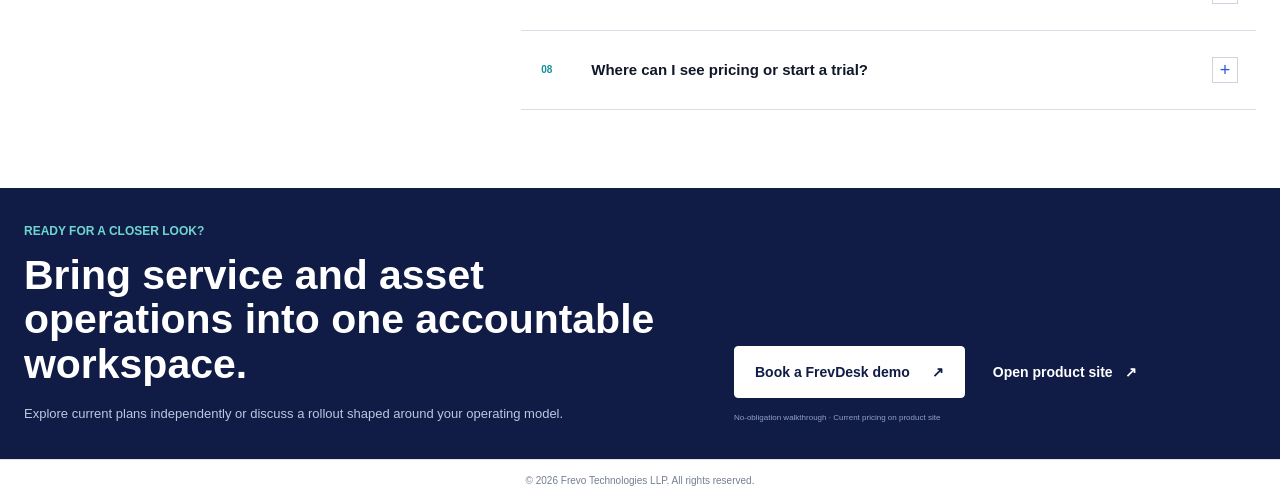
<file: products/frevdesk/index.html>
<!doctype html>
<html lang="en">
  <head>
    <meta charset="utf-8" />
    <meta name="viewport" content="width=device-width,initial-scale=1" />
    <meta
      name="description"
      content="FrevDesk IT service management and IT asset management."
    />
    <title>FrevDesk | IT service and asset management</title>
    <link
      rel="icon"
      type="image/png"
      sizes="32x32"
      href="/assets/frevo-favicon-32.png?v=3"
    />
    <link
      rel="icon"
      type="image/png"
      sizes="64x64"
      href="/assets/frevo-favicon-64.png?v=3"
    />
    <link
      rel="apple-touch-icon"
      sizes="180x180"
      href="/assets/frevo-touch-icon.png?v=3"
    />
    <link rel="stylesheet" href="/styles.css" />
    <link rel="stylesheet" href="/flow-themes.css" />
    <link rel="stylesheet" href="/release.css?v=20261026-2" />
    <link
      rel="stylesheet"
      href="/frevdesk-journey.css?v=20261026-1"
    />
    <script src="/app.js?v=20261027-2" defer></script>
    <script src="/frevdesk-journey.js?v=20261026-1" defer></script>
  </head>
  <body class="v2-release product-page product-page-v2">
    <a class="skip-link" href="#main">Skip to content</a>
    <header class="site-header">
      <a class="brand" href="/"
        ><img
          src="/assets/frevo-logo.png"
          alt="Frevo Technologies" /></a
      ><button
        class="menu-toggle icon-button"
        type="button"
        aria-expanded="false"
        aria-controls="main-nav"
        aria-label="Open navigation"
      >
        <span></span><span></span>
      </button>
      <nav id="main-nav" class="main-nav">
        <a href="/">Home</a>
        <div class="nav-products">
          <button
            class="nav-products-trigger"
            type="button"
            aria-expanded="false"
            aria-controls="products-submenu"
          >
            Products <span aria-hidden="true"></span>
          </button>
          <div class="products-submenu" id="products-submenu">
            <a href="/products/frevone/"
              ><strong>FrevOne</strong><small>Complete HRMS</small></a
            ><a href="/products/frevdesk/" aria-current="page"
              ><strong>FrevDesk</strong
              ><small>IT service &amp; assets</small></a
            ><a href="/products/frevguard/"
              ><strong>FrevGuard</strong><small>Permit to work</small></a
            >
          </div>
        </div>
        <div class="nav-products nav-company">
          <button
            class="nav-products-trigger"
            type="button"
            aria-expanded="false"
            aria-controls="company-submenu"
          >
            Company <span aria-hidden="true"></span>
          </button>
          <div class="products-submenu company-submenu" id="company-submenu">
            <a href="/#why-frevo"
              ><strong>Why Frevo</strong><small>Experience and approach</small></a
            ><a href="/#company"
              ><strong>About Frevo</strong><small>Who we are</small></a
            ><a href="/#culture-philosophy"
              ><strong>Culture &amp; Philosophy</strong
              ><small>How we think and build</small></a
            ><a href="/#our-work"
              ><strong>Our Reach</strong
              ><small>Direct and partner-led deployments</small></a
            >
          </div>
        </div>
        <a href="#journeys">Journeys</a
        ><a href="#capabilities">ITSM &amp; ITAM</a
        ><a href="#delivery">Implementation</a>
      </nav>
      <a class="button button-small header-cta" href="https://desk.frevo.co.in"
        >Open FrevDesk <span>&#8599;</span></a
      >
    </header>
    <main id="main">
      <section class="product-hero compact-product-hero frevdesk-hero">
        <div class="product-hero-copy">
          <img
            class="frevdesk-product-logo"
            src="/assets/frevdesk-logo.png"
            alt="FrevDesk"
          />
          <p class="kicker">FREVDESK / IT OPERATIONS</p>
          <h1>Own every request.<br /><em>Account for every asset.</em></h1>
          <p>
            FrevDesk unifies service workflows, SLA and automation with
            hardware, software, inventory and asset lifecycle control in one
            accountable IT operations workspace.
          </p>
          <p class="audience-line">
            <strong>Built for:</strong> service desks, IT operations teams,
            asset custodians and IT managers.
          </p>
          <div class="button-row">
            <a class="button" href="https://desk.frevo.co.in"
              >Explore FrevDesk <span>&#8599;</span></a
            >
            <a
              class="text-link"
              href="mailto:info@frevo.co.in?subject=FrevDesk%20demo%20request"
              >Book a walkthrough <span>&#8599;</span></a
            >
          </div>
          <div class="desk-hero-proof" aria-label="FrevDesk capability summary">
            <span><strong>ITSM</strong>Service work</span>
            <span><strong>ITAM</strong>Hardware &amp; software</span>
            <span><strong>ONE SUITE</strong>Shared context</span>
          </div>
        </div>

        <div
          class="desk-feature-stage"
          aria-label="Connected FrevDesk capabilities"
        >
          <header class="desk-feature-head">
            <img src="/assets/frevdesk-logo.png" alt="" />
            <span>CONNECTED IT OPERATIONS</span>
            <small><i></i> Always in context</small>
          </header>
          <div class="desk-feature-network">
            <div class="feature-channel-stack">
              <span class="feature-map-label">SIGNALS &amp; RECORDS</span>
              <article>
                <i aria-hidden="true">
                  <svg viewBox="0 0 24 24">
                    <rect x="3" y="5" width="18" height="14" rx="2" />
                    <path d="m3 7 9 6 9-6" />
                  </svg>
                </i>
                <div>
                  <strong>Email-to-ticket</strong
                  ><small>Mailbox intake and threaded conversations</small>
                </div>
              </article>
              <article>
                <i aria-hidden="true">
                  <svg viewBox="0 0 24 24">
                    <circle cx="9" cy="8" r="4" />
                    <path d="M2 21a7 7 0 0 1 12-4.9" />
                    <path d="m16 19 2 2 4-4" />
                  </svg>
                </i>
                <div>
                  <strong>Self-service portal</strong
                  ><small>Requests, updates and knowledge access</small>
                </div>
              </article>
              <article>
                <i aria-hidden="true">
                  <svg viewBox="0 0 24 24">
                    <rect x="3" y="3" width="7" height="7" rx="1" />
                    <rect x="14" y="3" width="7" height="7" rx="1" />
                    <rect x="8.5" y="14" width="7" height="7" rx="1" />
                    <path d="M6.5 10v2h11v-2M12 12v2" />
                  </svg>
                </i>
                <div>
                  <strong>Connected systems</strong
                  ><small>Events, identity and integrations</small>
                </div>
              </article>
            </div>
            <div
              class="feature-connection feature-connection-in"
              aria-hidden="true"
            >
              <svg viewBox="0 0 100 300" preserveAspectRatio="none">
                <defs>
                  <marker
                    id="feature-arrow-in"
                    viewBox="0 0 8 8"
                    refX="7"
                    refY="4"
                    markerWidth="7"
                    markerHeight="7"
                    orient="auto"
                  >
                    <path d="M0 0 8 4 0 8Z" />
                  </marker>
                </defs>
                <path
                  class="feature-route"
                  d="M0 50H30Q48 50 48 68V92Q48 110 66 110H100"
                />
                <path class="feature-route" d="M0 150H100" />
                <path
                  class="feature-route"
                  d="M0 250H30Q48 250 48 232V208Q48 190 66 190H100"
                />
                <circle class="feature-signal signal-one" r="5" />
                <circle class="feature-signal signal-two" r="5" />
                <circle class="feature-signal signal-three" r="5" />
              </svg>
            </div>
            <div class="desk-feature-core">
              <span class="core-scan" aria-hidden="true"></span>
              <img src="/assets/frevdesk-logo.png" alt="" />
              <strong>IT operations platform</strong>
              <small>One accountable workspace</small>
              <div><span>ROUTE</span><span>GOVERN</span><span>TRACE</span></div>
            </div>
            <div
              class="feature-connection feature-connection-out"
              aria-hidden="true"
            >
              <svg viewBox="0 0 100 300" preserveAspectRatio="none">
                <defs>
                  <marker
                    id="feature-arrow-out"
                    viewBox="0 0 8 8"
                    refX="7"
                    refY="4"
                    markerWidth="7"
                    markerHeight="7"
                    orient="auto"
                  >
                    <path d="M0 0 8 4 0 8Z" />
                  </marker>
                </defs>
                <path
                  class="feature-route"
                  d="M0 110H34Q52 110 52 92V68Q52 50 70 50H100"
                />
                <path class="feature-route" d="M0 150H100" />
                <path
                  class="feature-route"
                  d="M0 190H34Q52 190 52 208V232Q52 250 70 250H100"
                />
                <circle class="feature-signal signal-one" r="5" />
                <circle class="feature-signal signal-two" r="5" />
                <circle class="feature-signal signal-three" r="5" />
              </svg>
            </div>
            <div class="feature-outcome-stack">
              <span class="feature-map-label">CONTROL &amp; OUTCOMES</span>
              <article>
                <b aria-hidden="true">
                  <svg viewBox="0 0 24 24">
                    <path d="M4 6h16M4 12h10M4 18h7" />
                    <circle cx="18" cy="12" r="2" />
                    <circle cx="15" cy="18" r="2" />
                  </svg>
                </b>
                <div>
                  <strong>Workflow, SLA &amp; automation</strong
                  ><small>Queues, owners, targets and rules</small>
                </div>
              </article>
              <article>
                <b aria-hidden="true">
                  <svg viewBox="0 0 24 24">
                    <path d="m12 3 8 4-8 4-8-4 8-4Z" />
                    <path d="m4 12 8 4 8-4M4 17l8 4 8-4" />
                  </svg>
                </b>
                <div>
                  <strong>Hardware &amp; software control</strong
                  ><small>Discovery, custody and lifecycle</small>
                </div>
              </article>
              <article>
                <b aria-hidden="true">
                  <svg viewBox="0 0 24 24">
                    <path d="M4 19V9M10 19V5M16 19v-7M22 19H2" />
                    <path d="m4 7 5-4 6 5 5-4" />
                  </svg>
                </b>
                <div>
                  <strong>Reporting &amp; audit</strong
                  ><small>Performance, reconciliation and evidence</small>
                </div>
              </article>
            </div>
          </div>
          <footer class="desk-feature-footer">
            <span><i></i><strong>ITSM</strong> service delivery &amp; SLA</span>
            <span
              ><i></i><strong>ITAM</strong> hardware &amp; software
              control</span
            >
            <span
              ><i></i><strong>Platform</strong> roles, automation &amp;
              security</span
            >
          </footer>
        </div>
      </section>
      <section class="desk-journey section" id="journeys">
        <div class="section-heading split reveal">
          <div>
            <p class="kicker">ONE TICKET / COMPLETE SERVICE RECORD</p>
            <h2>See the request move. Keep every conversation.</h2>
          </div>
          <p>
            An email becomes accountable work, moves through classification and
            technician action, and finishes with SLA evidence and a complete
            communication history.
          </p>
        </div>
        <div class="desk-tour reveal" data-desk-tour>
          <header class="desk-tour-bar">
            <div>
              <img src="/assets/frevdesk-logo.png" alt="" /><span
                >Service workspace</span
              >
            </div>
            <small><i></i> AUTOMATIC WALKTHROUGH</small>
          </header>
          <div class="desk-tour-progress" aria-label="Ticket journey steps">
            <span data-tour-step="0">Email</span
            ><span data-tour-step="1">Create</span
            ><span data-tour-step="2">Classify</span
            ><span data-tour-step="3">Assign</span
            ><span data-tour-step="4">Work</span
            ><span data-tour-step="5">Report</span
            ><span data-tour-step="6">History</span>
          </div>
          <div class="desk-tour-shell">
            <aside class="desk-tour-nav" aria-hidden="true">
              <span>WORKSPACE</span><b class="is-active">Service desk</b
              ><b>My queue</b><b>Assets</b><b>Reports</b>
            </aside>
            <div class="desk-tour-workspace">
              <header class="tour-scene-head">
                <div>
                  <span data-tour-count>01 / 09</span>
                  <h3 data-tour-title>Email request arrives</h3>
                </div>
                <b data-tour-state>INCOMING</b>
              </header>
              <div class="tour-panels">
                <section
                  class="tour-panel tour-email is-active"
                  data-tour-panel="email"
                >
                  <div class="email-toolbar">
                    <strong>New message</strong><span>_ &nbsp; x</span>
                  </div>
                  <dl>
                    <div>
                      <dt>From</dt>
                      <dd>meera.sharma@acme.example</dd>
                    </div>
                    <div>
                      <dt>To</dt>
                      <dd>helpdesk@company.example</dd>
                    </div>
                    <div>
                      <dt>Subject</dt>
                      <dd>VPN access required for client visit</dd>
                    </div>
                  </dl>
                  <p class="email-body" data-tour-email-text></p>
                  <button type="button" tabindex="-1">
                    Send <span>&#8594;</span>
                  </button>
                  <i class="email-send-pulse" aria-hidden="true"></i>
                </section>
                <section
                  class="tour-panel tour-ticket"
                  data-tour-panel="ticket"
                >
                  <div class="ticket-created-banner">
                    <i>&#10003;</i
                    ><span
                      ><strong>INC-284 created</strong
                      ><small
                        >Source: Email &middot; Requester matched</small
                      ></span
                    >
                  </div>
                  <div class="tour-ticket-grid">
                    <div>
                      <span>REQUESTER</span><strong>Meera Sharma</strong>
                    </div>
                    <div><span>SOURCE</span><strong>Email</strong></div>
                    <div><span>STATUS</span><strong>New</strong></div>
                    <div><span>CREATED</span><strong>10:04 AM</strong></div>
                  </div>
                  <article>
                    <span>SUBJECT</span>
                    <h4>VPN access required for client visit</h4>
                    <p>
                      Email content and attachments are preserved against the
                      ticket.
                    </p>
                  </article>
                </section>
                <section
                  class="tour-panel tour-classify"
                  data-tour-panel="classify"
                >
                  <div class="classification-signal">
                    <span>INTELLIGENT SUGGESTION</span
                    ><strong>Access &amp; Identity</strong
                    ><small
                      >Matched from subject, requester and service rules</small
                    >
                  </div>
                  <div class="classification-fields">
                    <label>Category<strong>Network access</strong></label
                    ><label>Priority<strong>Medium</strong></label
                    ><label>Impact<strong>Single user</strong></label
                    ><label>SLA policy<strong>8 business hours</strong></label>
                  </div>
                  <p><i></i> Classification accepted and SLA clock started</p>
                </section>
                <section
                  class="tour-panel tour-assign"
                  data-tour-panel="assign"
                >
                  <div class="technician-profile">
                    <span>AN</span>
                    <div>
                      <small>ASSIGNED TECHNICIAN</small
                      ><strong>Arjun Nair</strong>
                      <p>Access Operations &middot; 12 open tickets</p>
                    </div>
                    <b>AVAILABLE</b>
                  </div>
                  <div class="assignment-reason">
                    <span>WHY THIS OWNER</span>
                    <p>Skill match: VPN &amp; Identity</p>
                    <p>Queue: Access Operations</p>
                    <p>Current workload: Within threshold</p>
                  </div>
                  <div class="assignment-event">
                    <i></i><strong>Assigned automatically</strong
                    ><span>10:05 AM</span>
                  </div>
                </section>
                <section
                  class="tour-panel tour-action"
                  data-tour-panel="action"
                >
                  <div class="ticket-mini-head">
                    <div>
                      <small>INC-284</small><strong>VPN access required</strong>
                    </div>
                    <span data-action-sla>07:42 remaining</span>
                  </div>
                  <p class="status-label">TECHNICIAN ACTION</p>
                  <div class="status-options">
                    <span data-action-option="working"><i></i>Working</span
                    ><span data-action-option="waiting"
                      ><i></i>Customer action awaited</span
                    ><span data-action-option="resolved"><i></i>Resolved</span>
                  </div>
                  <div class="technician-note">
                    <span>WORK NOTE</span>
                    <p data-action-note>
                      VPN entitlement checked. Preparing the approved access
                      profile.
                    </p>
                  </div>
                  <div class="action-communication">
                    <i></i
                    ><span
                      ><strong data-action-event>Work started</strong
                      ><small data-action-copy
                        >Requester can see that the technician is
                        working.</small
                      ></span
                    >
                  </div>
                </section>
                <section
                  class="tour-panel tour-report"
                  data-tour-panel="report"
                >
                  <div class="report-heading">
                    <div>
                      <span>SERVICE PERFORMANCE</span>
                      <h4>Resolved ticket report</h4>
                    </div>
                    <small>Updated just now</small>
                  </div>
                  <div class="report-table-wrap">
                    <table>
                      <thead>
                        <tr>
                          <th>Ticket</th>
                          <th>Requester</th>
                          <th>Category</th>
                          <th>Priority</th>
                          <th>Owner</th>
                          <th>Created</th>
                          <th>Resolved</th>
                          <th>SLA</th>
                          <th>Status</th>
                        </tr>
                      </thead>
                      <tbody>
                        <tr>
                          <td>INC-284</td>
                          <td>Meera Sharma</td>
                          <td>Network access</td>
                          <td>Medium</td>
                          <td>Arjun Nair</td>
                          <td>10:04</td>
                          <td>12:26</td>
                          <td><b>Met &middot; 5h 38m left</b></td>
                          <td><span>Resolved</span></td>
                        </tr>
                        <tr>
                          <td>INC-281</td>
                          <td>Rahul Verma</td>
                          <td>Email</td>
                          <td>Low</td>
                          <td>S. Iyer</td>
                          <td>09:31</td>
                          <td>11:48</td>
                          <td><b>Met</b></td>
                          <td><span>Resolved</span></td>
                        </tr>
                        <tr>
                          <td>INC-279</td>
                          <td>Anita Rao</td>
                          <td>Hardware</td>
                          <td>High</td>
                          <td>P. Das</td>
                          <td>09:10</td>
                          <td>-</td>
                          <td><b class="sla-risk">00:18 left</b></td>
                          <td><span class="status-open">In progress</span></td>
                        </tr>
                      </tbody>
                    </table>
                  </div>
                  <div class="report-summary">
                    <span><strong>92%</strong>SLA met</span
                    ><span><strong>2h 18m</strong>Avg. resolution</span
                    ><span><strong>14</strong>Resolved today</span>
                  </div>
                </section>
                <section
                  class="tour-panel tour-history"
                  data-tour-panel="history"
                >
                  <div class="history-ticket">
                    <span>INC-284</span
                    ><strong>Complete communication &amp; activity log</strong
                    ><small
                      >Nothing is lost across email, system events and
                      technician updates.</small
                    >
                  </div>
                  <ol>
                    <li>
                      <time>10:04</time><i class="from-user">MS</i>
                      <div>
                        <strong>Email received from Meera Sharma</strong>
                        <p>
                          “VPN access required for tomorrow's client visit...”
                        </p>
                      </div>
                    </li>
                    <li>
                      <time>10:04</time><i class="from-system">FX</i>
                      <div>
                        <strong>Ticket created and requester matched</strong>
                        <p>
                          Source email and original message attached to INC-284.
                        </p>
                      </div>
                    </li>
                    <li>
                      <time>10:05</time><i class="from-system">FX</i>
                      <div>
                        <strong>Classified and assigned to Arjun Nair</strong>
                        <p>
                          Access &amp; Identity &middot; Medium &middot; 8-hour
                          SLA.
                        </p>
                      </div>
                    </li>
                    <li>
                      <time>10:18</time><i class="from-tech">AN</i>
                      <div>
                        <strong>Customer action requested</strong>
                        <p>
                          Identity confirmation requested; SLA state retained.
                        </p>
                      </div>
                    </li>
                    <li>
                      <time>11:02</time><i class="from-user">MS</i>
                      <div>
                        <strong>Requester replied by email</strong>
                        <p>
                          Confirmation received and appended to the same ticket.
                        </p>
                      </div>
                    </li>
                    <li>
                      <time>12:26</time><i class="from-tech">AN</i>
                      <div>
                        <strong>Resolved and requester notified</strong>
                        <p>
                          VPN profile activated. SLA met with 5h 38m remaining.
                        </p>
                      </div>
                    </li>
                  </ol>
                </section>
              </div>
              <footer class="tour-narration" aria-live="polite">
                <span data-tour-narration-step>01</span>
                <div>
                  <strong data-tour-narration-title
                    >A request begins in the channel the user already
                    knows.</strong
                  >
                  <p data-tour-narration-copy>
                    FrevDesk watches the support inbox without asking the
                    requester to repeat the issue.
                  </p>
                </div>
              </footer>
            </div>
          </div>
        </div>
      </section>
      <section class="section desk-assets-section" id="capabilities">
        <div class="section-heading split reveal">
          <div>
            <p class="kicker">HARDWARE &amp; SOFTWARE ASSET MANAGEMENT</p>
            <h2>Know what you own. Control what happens next.</h2>
          </div>
          <p>
            Build one dependable register for physical assets, installed
            software and licences, then keep discovery, custody, cost,
            maintenance and audit events connected throughout the lifecycle.
          </p>
        </div>
        <div class="asset-command reveal" data-asset-demo>
          <header class="asset-command-head">
            <div>
              <img src="/assets/frevdesk-logo.png" alt="" />
              <span>Asset operations</span>
            </div>
            <div
              class="asset-mode-switch"
              role="tablist"
              aria-label="Asset view"
            >
              <button
                type="button"
                role="tab"
                aria-selected="true"
                data-asset-mode="hardware"
              >
                Hardware assets
              </button>
              <button
                type="button"
                role="tab"
                aria-selected="false"
                data-asset-mode="software"
              >
                Software &amp; licences
              </button>
            </div>
            <small><i></i> AUTO-DISCOVERY LIVE</small>
          </header>
          <div class="asset-command-body">
            <aside class="asset-summary">
              <span data-asset-kicker>HARDWARE CONTROL</span>
              <strong data-asset-total>2,486</strong>
              <p data-asset-label>physical asset records</p>
              <dl>
                <div>
                  <dt>Verified</dt>
                  <dd data-asset-verified>96%</dd>
                </div>
                <div>
                  <dt>Attention</dt>
                  <dd data-asset-alerts>17</dd>
                </div>
                <div>
                  <dt>Discovered</dt>
                  <dd data-asset-discovered>2,341</dd>
                </div>
              </dl>
              <div class="asset-summary-note">
                <i></i>
                <p>
                  <strong data-asset-note-title
                    >Endpoint evidence is current</strong
                  ><small data-asset-note-copy
                    >Identity, hardware and installed software are reconciled
                    with governed records.</small
                  >
                </p>
              </div>
            </aside>
            <div class="asset-register-view">
              <div class="asset-register-toolbar">
                <div>
                  <span>ASSET REGISTER</span
                  ><strong data-asset-view-title>Hardware assets</strong>
                </div>
                <div>
                  <span>Search assets</span><b>All locations</b
                  ><b>All states</b>
                </div>
              </div>
              <div class="asset-discovery-flow" aria-live="polite">
                <div class="discovery-devices" aria-hidden="true">
                  <i>PC</i><i>SRV</i><i>NW</i>
                </div>
                <div class="discovery-source">
                  <span>AUTO DISCOVERY</span>
                  <strong data-discovery-source
                    >2,341 endpoints reporting</strong
                  >
                  <small data-discovery-method
                    >Windows utility + site gateway</small
                  >
                </div>
                <div class="discovery-route" aria-hidden="true">
                  <i></i><b></b>
                </div>
                <div class="discovery-reconcile">
                  <span>RECONCILE</span>
                  <strong data-discovery-action
                    >Identity matched to asset record</strong
                  >
                </div>
                <div class="discovery-result">
                  <span data-discovery-matched>2,314 matched</span>
                  <b data-discovery-review>27 review</b>
                </div>
              </div>
              <div
                class="asset-inventory-panel is-active"
                data-asset-panel="hardware"
              >
                <table>
                  <thead>
                    <tr>
                      <th>Asset ID</th>
                      <th>Asset</th>
                      <th>Category</th>
                      <th>Custodian / location</th>
                      <th>Discovery</th>
                      <th>Coverage</th>
                      <th>Status</th>
                    </tr>
                  </thead>
                  <tbody>
                    <tr>
                      <td><b>NB-1042</b></td>
                      <td>ThinkPad T14 Gen 4<small>PF4X91A2</small></td>
                      <td>Laptop</td>
                      <td>Meera Sharma<small>Delhi office</small></td>
                      <td><span class="asset-good">2 min ago</span></td>
                      <td>Warranty<small>Dec 2027</small></td>
                      <td><em>Assigned</em></td>
                    </tr>
                    <tr>
                      <td><b>SRV-021</b></td>
                      <td>PowerEdge R650<small>DC-01 / Rack 4</small></td>
                      <td>Server</td>
                      <td>Infrastructure<small>Mumbai DC</small></td>
                      <td><span class="asset-good">Now</span></td>
                      <td>AMC<small>Active</small></td>
                      <td><em>In service</em></td>
                    </tr>
                    <tr>
                      <td><b>NW-188</b></td>
                      <td>Catalyst 9200<small>FCW2418L0Q</small></td>
                      <td>Network</td>
                      <td>Network team<small>Pune office</small></td>
                      <td><span class="asset-warn">Reconcile</span></td>
                      <td>Warranty<small>42 days</small></td>
                      <td><em class="asset-attention">Review</em></td>
                    </tr>
                    <tr>
                      <td><b>MB-306</b></td>
                      <td>iPhone 15<small>IMEI ending 4821</small></td>
                      <td>Mobile</td>
                      <td>Arjun Nair<small>Bengaluru</small></td>
                      <td><span class="asset-good">18 min ago</span></td>
                      <td>Protection<small>Active</small></td>
                      <td><em>Assigned</em></td>
                    </tr>
                  </tbody>
                </table>
              </div>
              <div class="asset-inventory-panel" data-asset-panel="software">
                <table>
                  <thead>
                    <tr>
                      <th>Record</th>
                      <th>Software / licence</th>
                      <th>Model</th>
                      <th>Entitlement</th>
                      <th>Detected use</th>
                      <th>Renewal</th>
                      <th>Position</th>
                    </tr>
                  </thead>
                  <tbody>
                    <tr>
                      <td><b>SW-036</b></td>
                      <td>Microsoft 365 E3<small>Productivity suite</small></td>
                      <td>Subscription</td>
                      <td>220 seats</td>
                      <td><span class="asset-good">192 assigned</span></td>
                      <td>31 Mar 2027</td>
                      <td><em>28 available</em></td>
                    </tr>
                    <tr>
                      <td><b>SW-041</b></td>
                      <td>Adobe Acrobat Pro<small>Creative tools</small></td>
                      <td>Subscription</td>
                      <td>65 seats</td>
                      <td><span class="asset-warn">68 detected</span></td>
                      <td>15 Jan 2027</td>
                      <td><em class="asset-attention">Review 3</em></td>
                    </tr>
                    <tr>
                      <td><b>SW-052</b></td>
                      <td>Windows Server 2025<small>Datacentre</small></td>
                      <td>Per core</td>
                      <td>96 cores</td>
                      <td><span class="asset-good">88 installed</span></td>
                      <td>Perpetual</td>
                      <td><em>Compliant</em></td>
                    </tr>
                    <tr>
                      <td><b>SW-064</b></td>
                      <td>Endpoint Protection<small>Security</small></td>
                      <td>Subscription</td>
                      <td>2,500 devices</td>
                      <td><span class="asset-good">2,341 active</span></td>
                      <td>30 Jun 2027</td>
                      <td><em>159 available</em></td>
                    </tr>
                  </tbody>
                </table>
              </div>
              <div class="asset-lifecycle" aria-label="Asset lifecycle">
                <span>Register</span><i></i><span>Discover</span><i></i
                ><span>Assign</span><i></i><span>Maintain</span><i></i
                ><span>Audit</span><i></i><span>Retire</span>
              </div>
            </div>
          </div>
        </div>
        <div class="asset-capability-grid reveal">
          <article>
            <span>01 / REGISTER</span>
            <h3>Flexible asset model</h3>
            <p>
              Hardware, software licences, mobile devices, network equipment,
              workplace assets and client-specific categories with custom
              attributes.
            </p>
          </article>
          <article>
            <span>02 / LIFECYCLE</span>
            <h3>Custody without gaps</h3>
            <p>
              Issue, return, transfer, repair, restock, retirement and disposal
              with an immutable activity timeline.
            </p>
          </article>
          <article>
            <span>03 / INVENTORY</span>
            <h3>Procurement to stock</h3>
            <p>
              Receiving, tagging, stockrooms, consumables, reorder visibility,
              issue history and current inventory valuation.
            </p>
          </article>
          <article>
            <span>04 / VALUE</span>
            <h3>Cost and coverage</h3>
            <p>
              Maintenance work orders, contracts, renewals, warranty alerts,
              acquisition value, depreciation and cost history.
            </p>
          </article>
          <article>
            <span>05 / ASSURANCE</span>
            <h3>Discovery and audits</h3>
            <p>
              Windows endpoint and network discovery, installed software,
              reconciliation, stale-device monitoring and QR-assisted physical
              audits.
            </p>
          </article>
        </div>
        <p class="purchase-note">
          For current pricing, trial access and registration, use the
          <a href="https://desk.frevo.co.in/features"
            ><strong>FrevDesk product site</strong></a
          >. For a scoped walkthrough, book a product demo.
        </p>
      </section>
      <section class="section desk-platform-section">
        <div class="section-heading split reveal">
          <div>
            <p class="kicker">PLATFORM, ADMINISTRATION &amp; SECURITY</p>
            <h2>Give every company a controlled workspace of its own.</h2>
          </div>
          <p>
            Keep service records, assets, users, communication channels and
            configuration inside clear company boundaries, with access shaped
            around real responsibilities.
          </p>
        </div>
        <div class="platform-control-board reveal">
          <header>
            <div>
              <img src="/assets/frevdesk-logo.png" alt="" /><span
                >Platform control centre</span
              >
            </div>
            <small><i></i> COMPANY WORKSPACE ISOLATED</small>
          </header>
          <div class="platform-control-body">
            <aside class="platform-tenant">
              <span class="platform-lock" aria-hidden="true"
                ><i></i><b></b></span
              ><small>ACTIVE COMPANY</small><strong>Acme Industries</strong>
              <p>Tenant-scoped operational context</p>
              <dl>
                <div>
                  <dt>Users</dt>
                  <dd>428</dd>
                </div>
                <div>
                  <dt>Roles</dt>
                  <dd>08</dd>
                </div>
                <div>
                  <dt>Enabled areas</dt>
                  <dd>ITSM + ITAM</dd>
                </div>
              </dl>
            </aside>
            <div class="platform-control-groups">
              <article>
                <i aria-hidden="true"
                  ><svg viewBox="0 0 24 24">
                    <circle cx="8" cy="8" r="3" />
                    <path
                      d="M3 20a5 5 0 0 1 10 0M16 4h5v5M18.5 14v6M15.5 17h6"
                    /></svg
                ></i>
                <div>
                  <span>ACCESS &amp; IDENTITY</span>
                  <h3>Roles that match responsibility</h3>
                  <p>
                    Control who can view, create, assign, resolve, administer or
                    report across service and asset records.
                  </p>
                </div>
                <ul>
                  <li>User and technician management</li>
                  <li>Custom roles and permissions</li>
                  <li>Company-level data boundaries</li>
                </ul>
              </article>
              <article>
                <i aria-hidden="true"
                  ><svg viewBox="0 0 24 24">
                    <rect x="3" y="5" width="18" height="14" rx="2" />
                    <path d="m3 7 9 6 9-6M17 3v4" /></svg
                ></i>
                <div>
                  <span>EMAIL &amp; PROTECTION</span>
                  <h3>Communication with safeguards</h3>
                  <p>
                    Use company mail channels while monitoring delivery health
                    and protecting incoming communication.
                  </p>
                </div>
                <ul>
                  <li>Own or shared SMTP and per-company IMAP</li>
                  <li>Duplicate protection and retries</li>
                  <li>Attachment and sender-policy controls</li>
                </ul>
              </article>
              <article>
                <i aria-hidden="true"
                  ><svg viewBox="0 0 24 24">
                    <path
                      d="M12 3 4 7v5c0 5 3.4 8.2 8 9 4.6-.8 8-4 8-9V7l-8-4Z"
                    />
                    <path d="m9 12 2 2 4-4" /></svg
                ></i>
                <div>
                  <span>GOVERNANCE &amp; ENTITLEMENTS</span>
                  <h3>Configuration without broad access</h3>
                  <p>
                    Keep enabled capabilities, limits, audit history and
                    administrative changes visible to authorized roles.
                  </p>
                </div>
                <ul>
                  <li>Feature and usage entitlements</li>
                  <li>Tenant-specific configuration</li>
                  <li>Audit and retention controls</li>
                </ul>
              </article>
            </div>
          </div>
          <footer class="platform-control-strip">
            <span><i></i>Tenant isolation</span
            ><span><i></i>Permission control</span
            ><span><i></i>Mailbox monitoring</span
            ><span><i></i>Operational audit trail</span>
          </footer>
        </div>
      </section>
      <section class="section feature-band desk-delivery-section" id="delivery">
        <div class="section-heading split reveal">
          <div>
            <p class="kicker">IMPLEMENTATION &amp; SUPPORT</p>
            <h2>From discovery to dependable operations.</h2>
          </div>
          <p>
            A practical rollout shaped around your service model, asset data,
            communication channels and integrations, with structured support
            beyond go-live.
          </p>
        </div>
        <div class="delivery-grid reveal">
          <article>
            <span>01</span>
            <h3>Discover</h3>
            <p>
              Understand current service flows, asset lifecycle, data quality,
              stakeholders and measurable outcomes.
            </p>
          </article>
          <article>
            <span>02</span>
            <h3>Blueprint &amp; configure</h3>
            <p>
              Shape categories, forms, queues, permissions, SLA policies,
              automation and lifecycle states around the agreed model.
            </p>
          </article>
          <article>
            <span>03</span>
            <h3>Prepare data &amp; connections</h3>
            <p>
              Validate users, assets and reference data; connect identity,
              mailbox, discovery and approved enterprise integrations.
            </p>
          </article>
          <article>
            <span>04</span>
            <h3>Validate &amp; launch</h3>
            <p>
              Test representative journeys, train users, reconcile migrated data
              and move through a controlled go-live.
            </p>
          </article>
          <article class="delivery-support">
            <span>05 / CONTINUOUS</span>
            <h3>Operate &amp; improve</h3>
            <p>
              Stabilization, issue support, configuration guidance and
              operational reviews help the workspace evolve with the team.
            </p>
          </article>
        </div>
      </section>
      <section class="section faq-section desk-faq-section">
        <div class="faq-layout">
          <div class="faq-intro reveal">
            <p class="kicker">FREQUENT QUESTIONS</p>
            <h2>Questions IT teams ask before a walkthrough.</h2>
            <p>
              Commercial details and current plan availability remain on the
              FrevDesk product site. These answers explain the operating model.
            </p>
            <a class="text-link" href="https://desk.frevo.co.in/features"
              >Explore all features <span>&#8599;</span></a
            >
          </div>
          <div class="faq-list reveal">
            <details>
              <summary>
                <span>01</span>Are ITSM and ITAM separate products?
              </summary>
              <p>
                FrevDesk supports ITSM, ITAM or a combined suite. A team can
                start with the operating area it needs and use the product site
                to compare available plans and entitlements.
              </p>
            </details>
            <details>
              <summary>
                <span>02</span>Can emails automatically become tickets?
              </summary>
              <p>
                Yes. A company can connect a support mailbox so new messages
                create tickets and replies remain threaded against the correct
                service record, including permitted attachments.
              </p>
            </details>
            <details>
              <summary>
                <span>03</span>Can SLA rules vary by service or priority?
              </summary>
              <p>
                Response and resolution targets can be configured around the
                agreed service model, including relevant priorities, calendars,
                warnings and breach visibility.
              </p>
            </details>
            <details>
              <summary>
                <span>04</span>How are hardware and installed software
                discovered?
              </summary>
              <p>
                Windows endpoint discovery can collect device identity, hardware
                and installed software. Site-based discovery can identify
                supported devices, after which matching rules reconcile
                discoveries with governed records.
              </p>
            </details>
            <details>
              <summary>
                <span>05</span>Can we manage licences and consumables too?
              </summary>
              <p>
                Yes. The asset model supports software licences and
                quantity-based inventory alongside physical assets, including
                issue history, reorder exposure and valuation.
              </p>
            </details>
            <details>
              <summary>
                <span>06</span>How is each company&rsquo;s data protected?
              </summary>
              <p>
                Tickets, users, assets, dashboards, reports and configuration
                are scoped to the logged-in company. Roles and permissions
                further control authorized actions.
              </p>
            </details>
            <details>
              <summary>
                <span>07</span>Can existing ticket and asset data be migrated?
              </summary>
              <p>
                Migration scope is agreed during discovery. Relevant users,
                assets, locations and reference data are mapped, validated and
                reconciled before controlled import.
              </p>
            </details>
            <details>
              <summary>
                <span>08</span>Where can I see pricing or start a trial?
              </summary>
              <p>
                Visit
                <a href="https://desk.frevo.co.in/pricing"
                  >desk.frevo.co.in/pricing</a
                >
                for current plans and commercial options, or use the product
                site registration path.
              </p>
            </details>
          </div>
        </div>
      </section>
      <section class="page-cta desk-final-cta">
        <div>
          <p class="kicker">READY FOR A CLOSER LOOK?</p>
          <h2>
            Bring service and asset operations into one accountable workspace.
          </h2>
          <p>
            Explore current plans independently or discuss a rollout shaped
            around your operating model.
          </p>
        </div>
        <div class="desk-final-actions">
          <div class="button-row">
            <a
              class="button"
              href="mailto:info@frevo.co.in?subject=FrevDesk%20demo%20request"
              >Book a FrevDesk demo <span>&#8599;</span></a
            ><a class="text-link" href="https://desk.frevo.co.in"
              >Open product site <span>&#8599;</span></a
            >
          </div>
          <span
            >No-obligation walkthrough &middot; Current pricing on product
            site</span
          >
        </div>
      </section>
    </main>
    <footer class="copyright-strip">
      <small
        >&copy; <span data-year></span> Frevo Technologies LLP. All rights
        reserved.</small
      >
    </footer>
  </body>
</html>
</file>
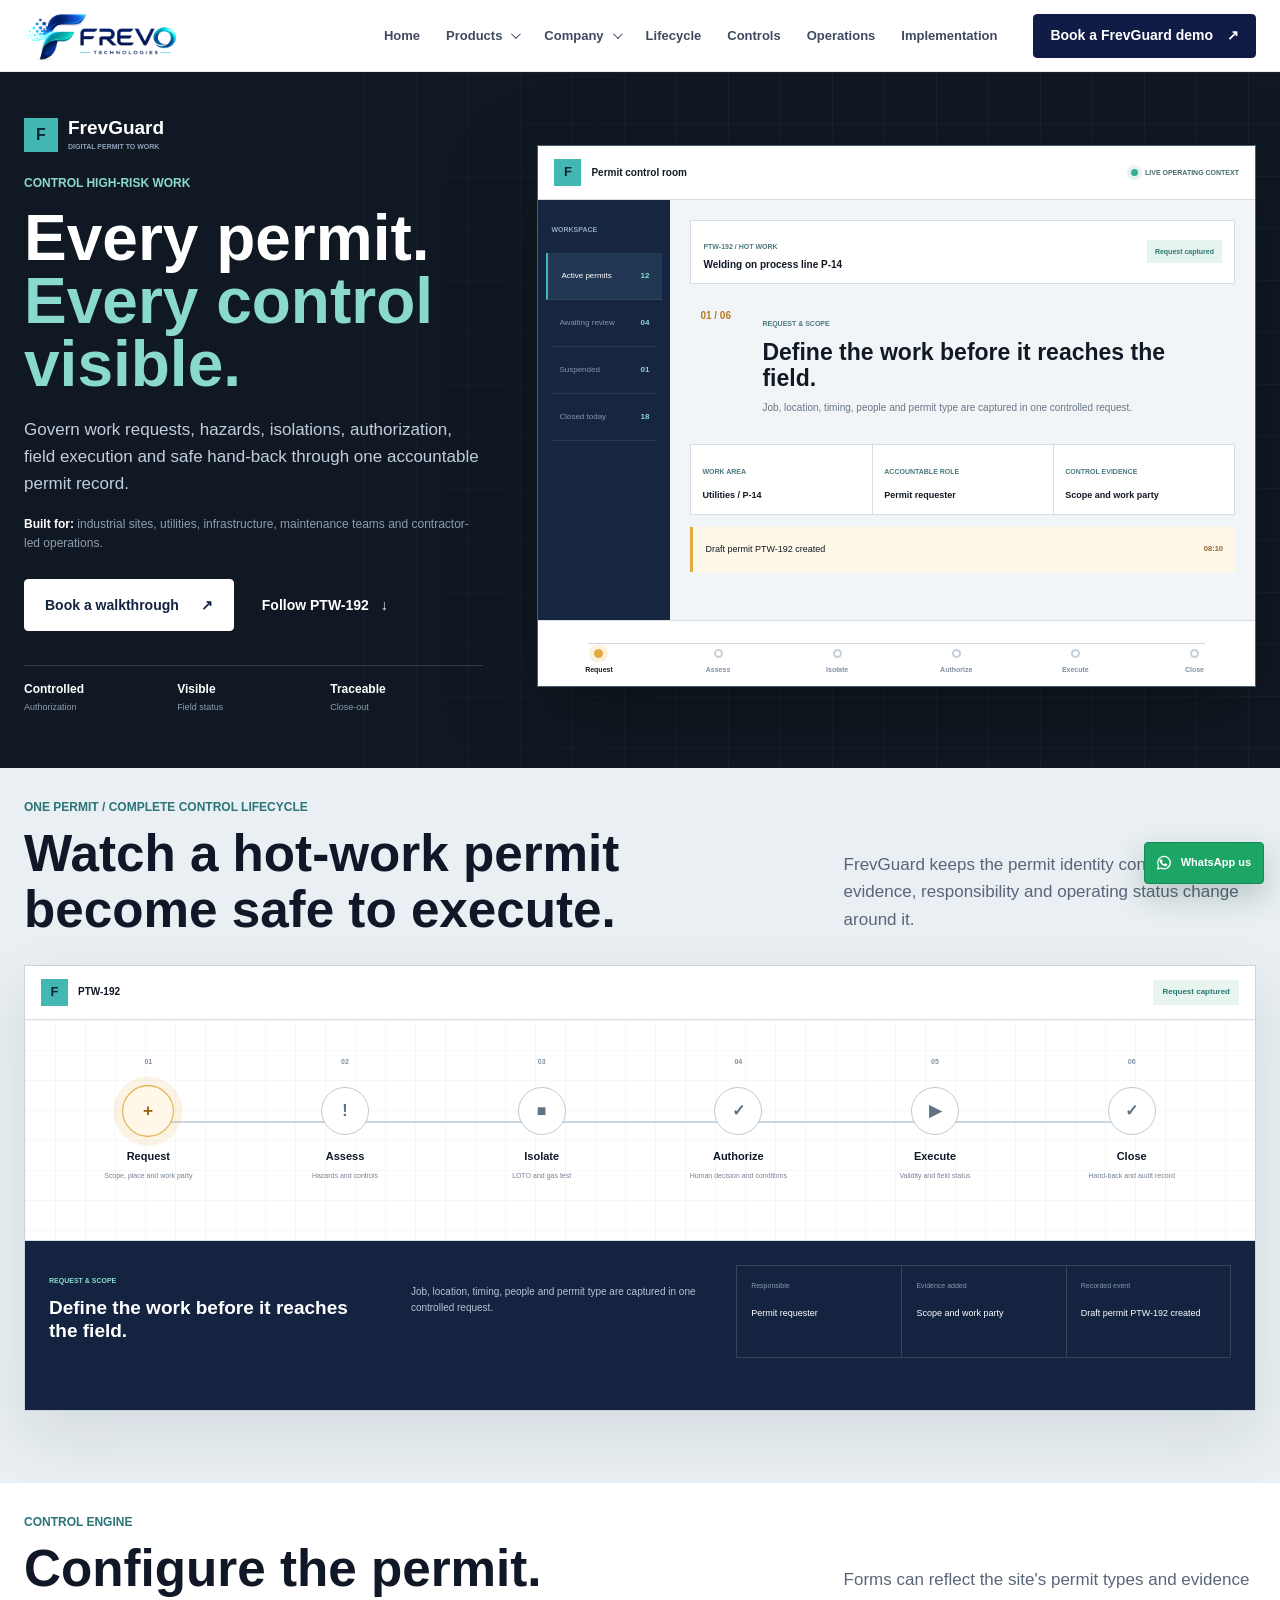
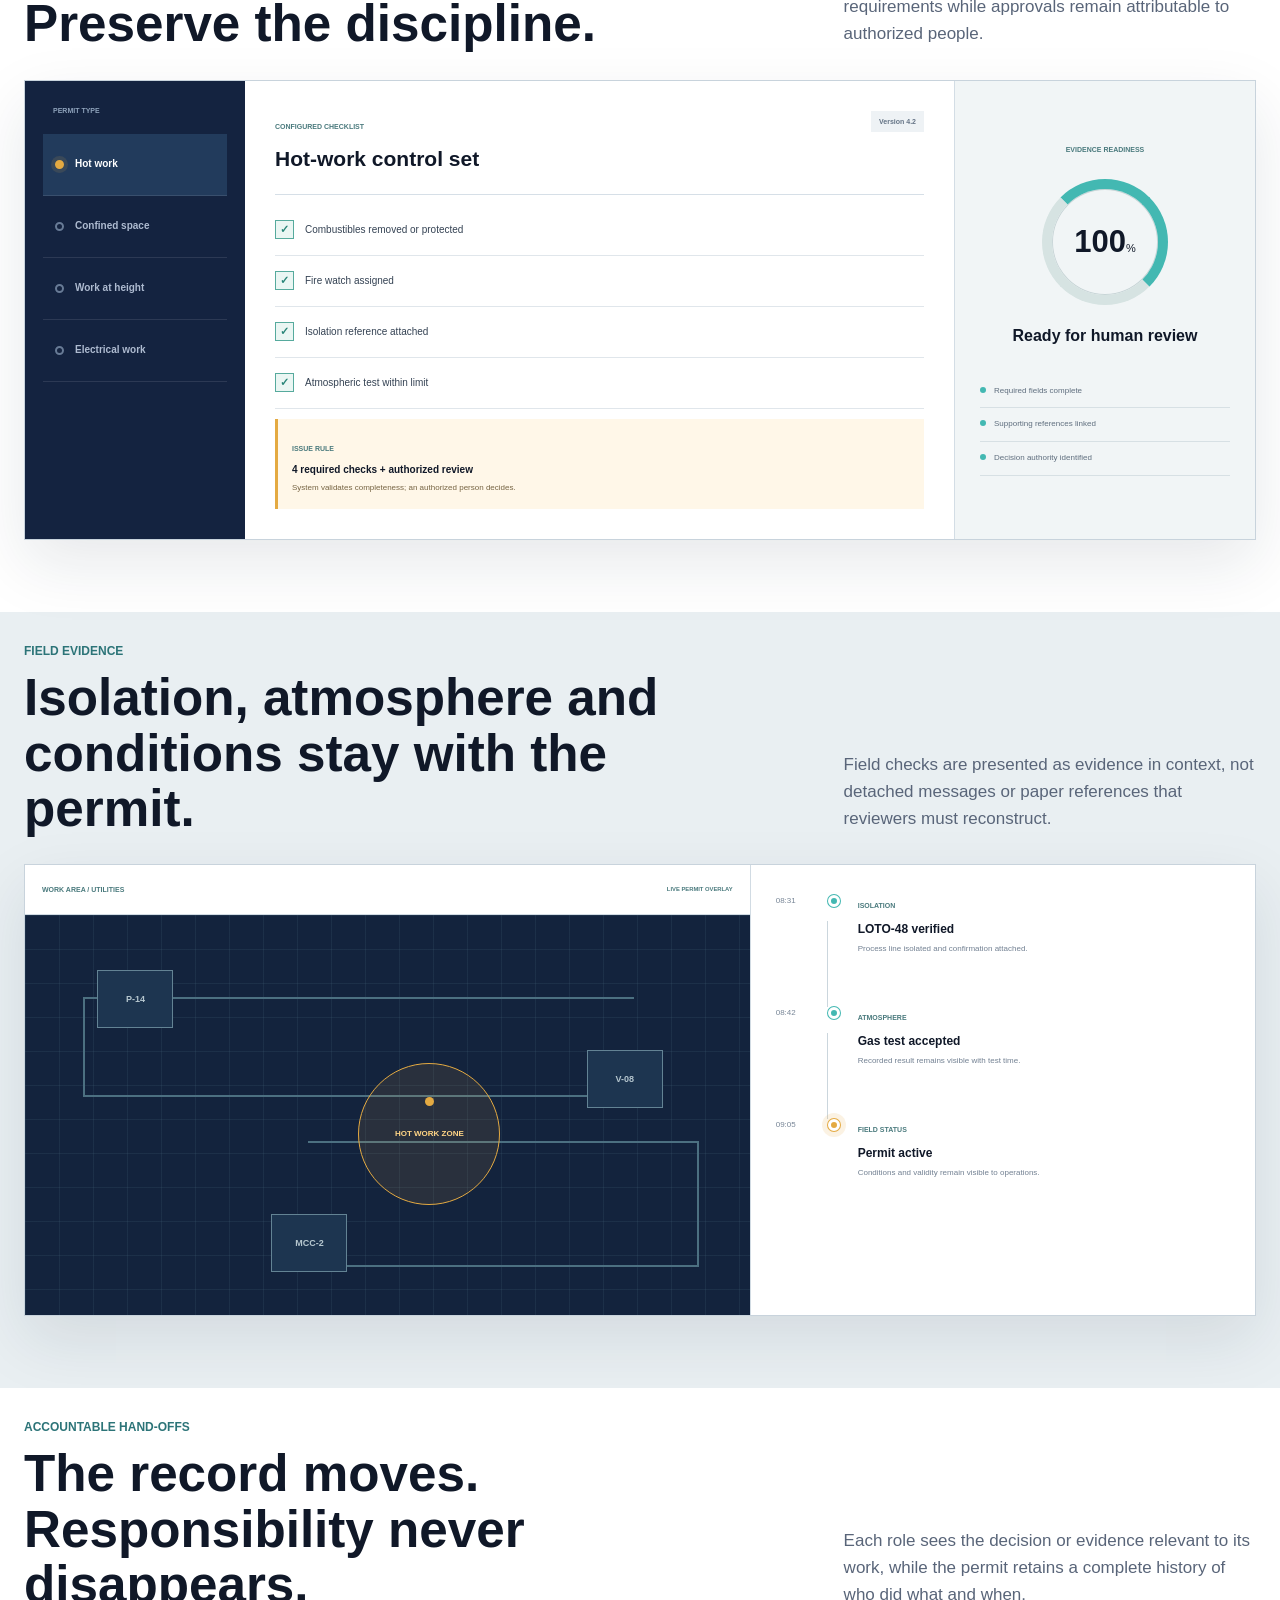
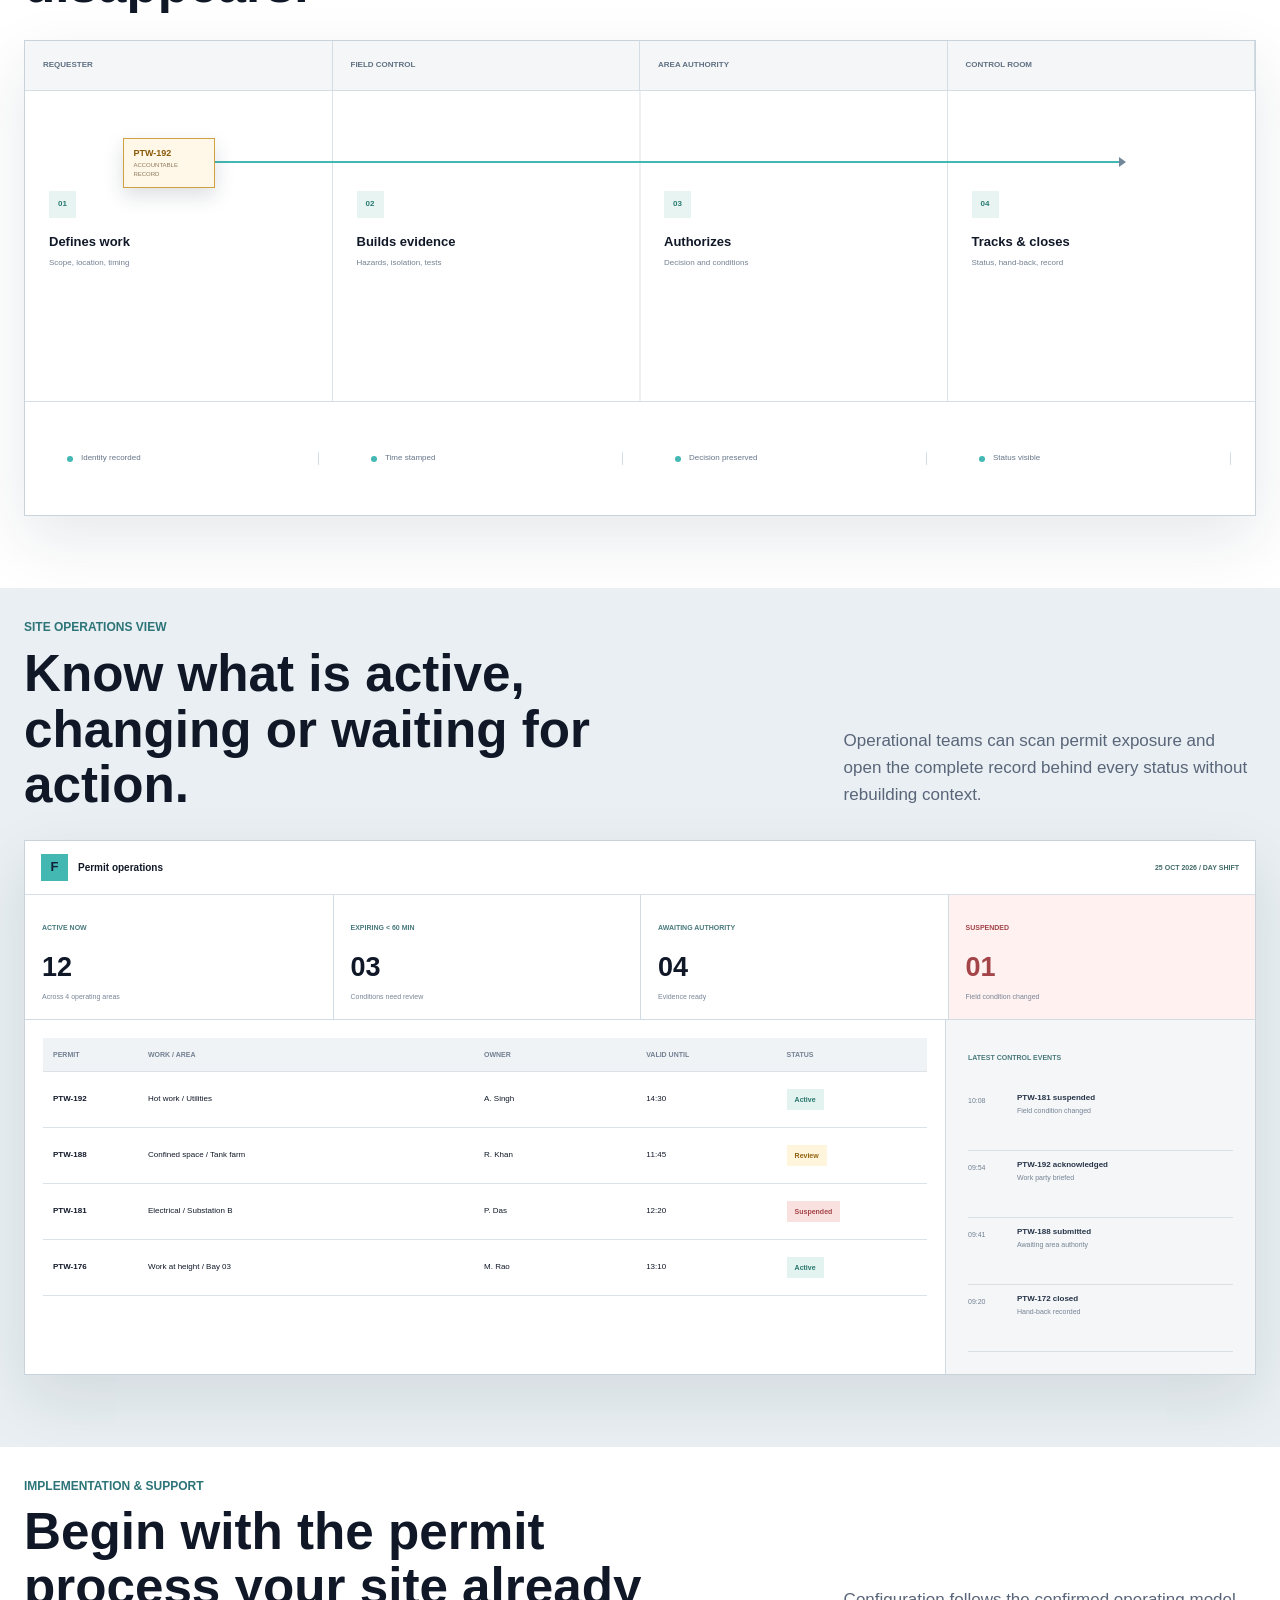
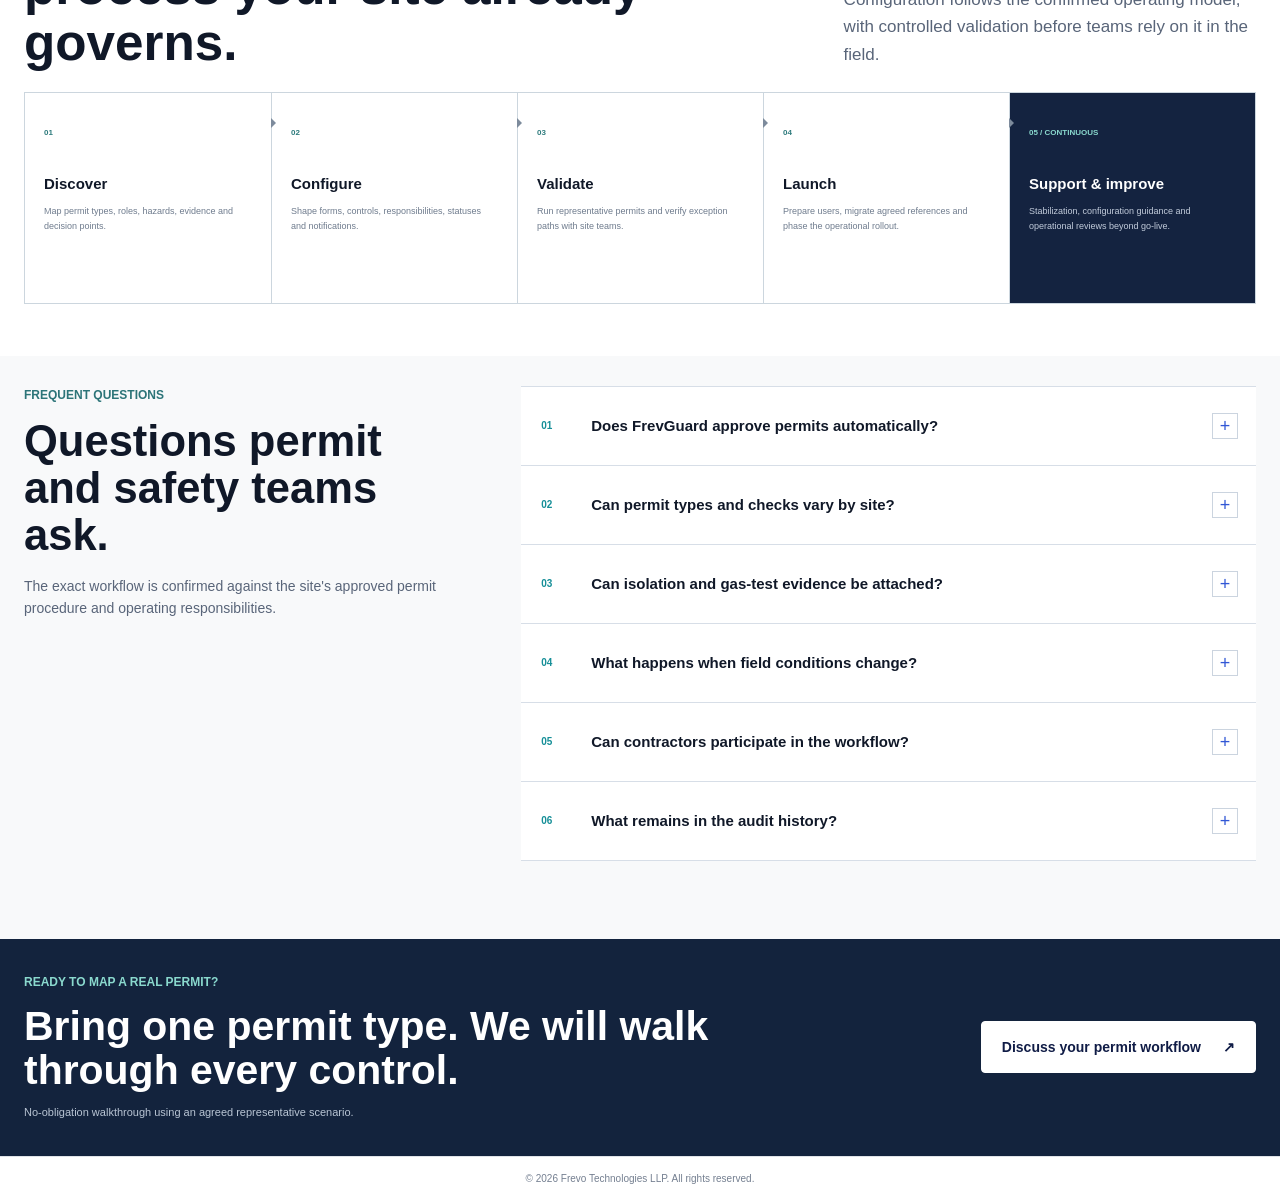
<file: products/frevguard/index.html>
<!doctype html>
<html lang="en">
  <head>
    <meta charset="utf-8" />
    <meta name="viewport" content="width=device-width,initial-scale=1" />
    <meta
      name="description"
      content="FrevGuard digital permit-to-work software for controlled authorization, field execution and traceable closure."
    />
    <meta name="theme-color" content="#101923" />
    <title>FrevGuard | Digital Permit-to-Work &amp; Safety Control</title>
    <link
      rel="icon"
      type="image/png"
      sizes="32x32"
      href="/assets/frevo-favicon-32.png?v=3"
    />
    <link
      rel="icon"
      type="image/png"
      sizes="64x64"
      href="/assets/frevo-favicon-64.png?v=3"
    />
    <link
      rel="apple-touch-icon"
      sizes="180x180"
      href="/assets/frevo-touch-icon.png?v=3"
    />
    <link rel="stylesheet" href="/styles.css" />
    <link rel="stylesheet" href="/flow-themes.css" />
    <link rel="stylesheet" href="/release.css?v=20261026-2" />
    <link rel="stylesheet" href="/frevguard.css?v=20261026-1" />
    <script src="/app.js?v=20261027-2" defer></script>
    <script src="/frevguard.js?v=20261025-1" defer></script>
  </head>
  <body class="v2-release product-page product-page-v2 guard-page">
    <a class="skip-link" href="#main">Skip to content</a>
    <header class="site-header">
      <a class="brand" href="/" aria-label="Frevo Technologies home"
        ><img src="/assets/frevo-logo.png" alt="Frevo Technologies"
      /></a>
      <button
        class="menu-toggle icon-button"
        type="button"
        aria-expanded="false"
        aria-controls="main-nav"
        aria-label="Open navigation"
      >
        <span></span><span></span>
      </button>
      <nav id="main-nav" class="main-nav">
        <a href="/">Home</a>
        <div class="nav-products">
          <button
            class="nav-products-trigger"
            type="button"
            aria-expanded="false"
            aria-controls="products-submenu"
          >
            Products <span aria-hidden="true"></span>
          </button>
          <div class="products-submenu" id="products-submenu">
            <a href="/products/frevone/"
              ><strong>FrevOne</strong><small>Complete HRMS</small></a
            >
            <a href="/products/frevdesk/"
              ><strong>FrevDesk</strong
              ><small>IT service &amp; assets</small></a
            >
            <a href="/products/frevguard/" aria-current="page"
              ><strong>FrevGuard</strong><small>Permit to work</small></a
            >
          </div>
        </div>
        <div class="nav-products nav-company">
          <button
            class="nav-products-trigger"
            type="button"
            aria-expanded="false"
            aria-controls="company-submenu"
          >
            Company <span aria-hidden="true"></span>
          </button>
          <div class="products-submenu company-submenu" id="company-submenu">
            <a href="/#why-frevo"
              ><strong>Why Frevo</strong><small>Experience and approach</small></a
            ><a href="/#company"
              ><strong>About Frevo</strong><small>Who we are</small></a
            ><a href="/#culture-philosophy"
              ><strong>Culture &amp; Philosophy</strong
              ><small>How we think and build</small></a
            ><a href="/#our-work"
              ><strong>Our Reach</strong
              ><small>Direct and partner-led deployments</small></a
            >
          </div>
        </div>
        <a href="#lifecycle">Lifecycle</a><a href="#controls">Controls</a
        ><a href="#operations">Operations</a
        ><a href="#delivery">Implementation</a>
      </nav>
      <a
        class="button button-small header-cta"
        href="mailto:info@frevo.co.in?subject=FrevGuard%20demo%20request"
        >Book a FrevGuard demo <span>&#8599;</span></a
      >
    </header>

    <main id="main">
      <section class="guard-hero">
        <div class="guard-hero-copy">
          <div class="guard-product-mark" aria-label="FrevGuard">
            <span>F</span><strong>FrevGuard</strong
            ><small>DIGITAL PERMIT TO WORK</small>
          </div>
          <p class="kicker">CONTROL HIGH-RISK WORK</p>
          <h1>Every permit.<br /><em>Every control visible.</em></h1>
          <p class="guard-hero-lead">
            Govern work requests, hazards, isolations, authorization, field
            execution and safe hand-back through one accountable permit record.
          </p>
          <p class="guard-audience">
            <strong>Built for:</strong> industrial sites, utilities,
            infrastructure, maintenance teams and contractor-led operations.
          </p>
          <div class="button-row">
            <a
              class="button"
              href="mailto:info@frevo.co.in?subject=FrevGuard%20demo%20request"
              >Book a walkthrough <span>&#8599;</span></a
            >
            <a class="text-link" href="#lifecycle"
              >Follow PTW-192 <span>&#8595;</span></a
            >
          </div>
          <div class="guard-hero-proof" aria-label="FrevGuard outcomes">
            <span><strong>Controlled</strong>Authorization</span
            ><span><strong>Visible</strong>Field status</span
            ><span><strong>Traceable</strong>Close-out</span>
          </div>
        </div>

        <div class="guard-command" data-guard-cycle aria-live="polite">
          <header class="guard-command-head">
            <div>
              <span class="guard-mini-mark">F</span
              ><strong>Permit control room</strong>
            </div>
            <small><i></i> LIVE OPERATING CONTEXT</small>
          </header>
          <div class="guard-command-body">
            <aside class="guard-command-nav" aria-label="Permit modules">
              <strong>WORKSPACE</strong
              ><span class="is-active">Active permits <b>12</b></span
              ><span>Awaiting review <b>04</b></span
              ><span>Suspended <b>01</b></span
              ><span>Closed today <b>18</b></span>
            </aside>
            <div class="guard-permit-view">
              <div class="guard-record-bar">
                <div>
                  <span>PTW-192 / HOT WORK</span
                  ><strong>Welding on process line P-14</strong>
                </div>
                <b data-guard-status>Request captured</b>
              </div>
              <div class="guard-stage-summary">
                <span data-guard-count>01 / 06</span>
                <div>
                  <small data-guard-kicker>REQUEST &amp; SCOPE</small>
                  <h2 data-guard-title>
                    Define the work before it reaches the field.
                  </h2>
                  <p data-guard-copy>
                    Job, location, timing, people and permit type are captured
                    in one controlled request.
                  </p>
                </div>
              </div>
              <div class="guard-evidence-grid">
                <article>
                  <span>WORK AREA</span
                  ><strong data-guard-area>Utilities / P-14</strong>
                </article>
                <article>
                  <span>ACCOUNTABLE ROLE</span
                  ><strong data-guard-role>Permit requester</strong>
                </article>
                <article>
                  <span>CONTROL EVIDENCE</span
                  ><strong data-guard-evidence>Scope and work party</strong>
                </article>
              </div>
              <div class="guard-decision-line">
                <span data-guard-event>Draft permit PTW-192 created</span
                ><small data-guard-time>08:10</small>
              </div>
            </div>
          </div>
          <footer class="guard-phase-track" aria-label="Permit progress">
            <span class="is-active"><i></i>Request</span
            ><span><i></i>Assess</span><span><i></i>Isolate</span
            ><span><i></i>Authorize</span><span><i></i>Execute</span
            ><span><i></i>Close</span>
          </footer>
        </div>
      </section>

      <section class="section guard-lifecycle" id="lifecycle">
        <div class="section-heading split reveal">
          <div>
            <p class="kicker">ONE PERMIT / COMPLETE CONTROL LIFECYCLE</p>
            <h2>Watch a hot-work permit become safe to execute.</h2>
          </div>
          <p>
            FrevGuard keeps the permit identity constant while evidence,
            responsibility and operating status change around it.
          </p>
        </div>
        <div class="permit-lifecycle-board reveal" data-guard-cycle>
          <header>
            <div>
              <span class="guard-mini-mark">F</span><strong>PTW-192</strong>
            </div>
            <small data-guard-status>Request captured</small>
          </header>
          <div class="permit-route">
            <article class="is-active">
              <span>01</span><i>+</i><strong>Request</strong
              ><small>Scope, place and work party</small>
            </article>
            <article>
              <span>02</span><i>!</i><strong>Assess</strong
              ><small>Hazards and controls</small>
            </article>
            <article>
              <span>03</span><i>&#9632;</i><strong>Isolate</strong
              ><small>LOTO and gas test</small>
            </article>
            <article>
              <span>04</span><i>&#10003;</i><strong>Authorize</strong
              ><small>Human decision and conditions</small>
            </article>
            <article>
              <span>05</span><i>&#9654;</i><strong>Execute</strong
              ><small>Validity and field status</small>
            </article>
            <article>
              <span>06</span><i>&#10003;</i><strong>Close</strong
              ><small>Hand-back and audit record</small>
            </article>
            <div class="permit-route-line"><i data-guard-progress></i></div>
          </div>
          <div class="permit-stage-detail">
            <div>
              <small data-guard-kicker>REQUEST &amp; SCOPE</small>
              <h3 data-guard-title>
                Define the work before it reaches the field.
              </h3>
            </div>
            <p data-guard-copy>
              Job, location, timing, people and permit type are captured in one
              controlled request.
            </p>
            <dl>
              <div>
                <dt>Responsible</dt>
                <dd data-guard-role>Permit requester</dd>
              </div>
              <div>
                <dt>Evidence added</dt>
                <dd data-guard-evidence>Scope and work party</dd>
              </div>
              <div>
                <dt>Recorded event</dt>
                <dd data-guard-event>Draft permit PTW-192 created</dd>
              </div>
            </dl>
          </div>
        </div>
      </section>

      <section class="section guard-controls" id="controls">
        <div class="section-heading split reveal">
          <div>
            <p class="kicker">CONTROL ENGINE</p>
            <h2>Configure the permit. Preserve the discipline.</h2>
          </div>
          <p>
            Forms can reflect the site's permit types and evidence requirements
            while approvals remain attributable to authorized people.
          </p>
        </div>
        <div class="control-workbench reveal">
          <aside>
            <span>PERMIT TYPE</span
            ><button class="is-active" type="button" data-control-tab="hot">
              <i></i>Hot work</button
            ><button type="button" data-control-tab="confined">
              <i></i>Confined space</button
            ><button type="button" data-control-tab="height">
              <i></i>Work at height</button
            ><button type="button" data-control-tab="electrical">
              <i></i>Electrical work
            </button>
          </aside>
          <div class="control-form">
            <header>
              <div>
                <span>CONFIGURED CHECKLIST</span>
                <h3 data-control-title>Hot-work control set</h3>
              </div>
              <b>Version 4.2</b>
            </header>
            <div class="control-checks" data-control-checks>
              <label
                ><input type="checkbox" checked disabled /><span></span
                >Combustibles removed or protected</label
              ><label
                ><input type="checkbox" checked disabled /><span></span>Fire
                watch assigned</label
              ><label
                ><input type="checkbox" checked disabled /><span></span
                >Isolation reference attached</label
              ><label
                ><input type="checkbox" checked disabled /><span></span
                >Atmospheric test within limit</label
              >
            </div>
            <div class="control-rule">
              <span>ISSUE RULE</span
              ><strong data-control-rule
                >4 required checks + authorized review</strong
              ><small
                >System validates completeness; an authorized person
                decides.</small
              >
            </div>
          </div>
          <div class="control-evidence">
            <span>EVIDENCE READINESS</span>
            <div class="readiness-ring">
              <strong data-control-score>100</strong><small>%</small>
            </div>
            <h3>Ready for human review</h3>
            <ul>
              <li><i></i>Required fields complete</li>
              <li><i></i>Supporting references linked</li>
              <li><i></i>Decision authority identified</li>
            </ul>
          </div>
        </div>
      </section>

      <section class="section guard-evidence-section">
        <div class="section-heading split reveal">
          <div>
            <p class="kicker">FIELD EVIDENCE</p>
            <h2>Isolation, atmosphere and conditions stay with the permit.</h2>
          </div>
          <p>
            Field checks are presented as evidence in context, not detached
            messages or paper references that reviewers must reconstruct.
          </p>
        </div>
        <div class="evidence-console reveal">
          <div class="evidence-map">
            <header>
              <span>WORK AREA / UTILITIES</span
              ><small>LIVE PERMIT OVERLAY</small>
            </header>
            <div class="plant-grid" aria-hidden="true">
              <span class="plant-line line-a"></span
              ><span class="plant-line line-b"></span
              ><span class="plant-unit unit-a">P-14</span
              ><span class="plant-unit unit-b">V-08</span
              ><span class="plant-unit unit-c">MCC-2</span
              ><span class="work-zone"><i></i>HOT WORK ZONE</span>
            </div>
          </div>
          <div class="evidence-stream">
            <article class="is-complete">
              <span>08:31</span><i></i>
              <div>
                <small>ISOLATION</small><strong>LOTO-48 verified</strong>
                <p>Process line isolated and confirmation attached.</p>
              </div>
            </article>
            <article class="is-complete">
              <span>08:42</span><i></i>
              <div>
                <small>ATMOSPHERE</small><strong>Gas test accepted</strong>
                <p>Recorded result remains visible with test time.</p>
              </div>
            </article>
            <article class="is-live">
              <span>09:05</span><i></i>
              <div>
                <small>FIELD STATUS</small><strong>Permit active</strong>
                <p>Conditions and validity remain visible to operations.</p>
              </div>
            </article>
          </div>
        </div>
      </section>

      <section class="section guard-handoffs" id="roles">
        <div class="section-heading split reveal">
          <div>
            <p class="kicker">ACCOUNTABLE HAND-OFFS</p>
            <h2>The record moves. Responsibility never disappears.</h2>
          </div>
          <p>
            Each role sees the decision or evidence relevant to its work, while
            the permit retains a complete history of who did what and when.
          </p>
        </div>
        <div class="handoff-board reveal">
          <header>
            <span>REQUESTER</span><span>FIELD CONTROL</span
            ><span>AREA AUTHORITY</span><span>CONTROL ROOM</span>
          </header>
          <div class="handoff-lanes">
            <div class="handoff-path"><i></i></div>
            <article data-role="REQUESTER">
              <b>01</b><strong>Defines work</strong
              ><small>Scope, location, timing</small>
            </article>
            <article data-role="FIELD CONTROL">
              <b>02</b><strong>Builds evidence</strong
              ><small>Hazards, isolation, tests</small>
            </article>
            <article data-role="AREA AUTHORITY">
              <b>03</b><strong>Authorizes</strong
              ><small>Decision and conditions</small>
            </article>
            <article data-role="CONTROL ROOM">
              <b>04</b><strong>Tracks &amp; closes</strong
              ><small>Status, hand-back, record</small>
            </article>
            <div class="handoff-packet">
              <span>PTW-192</span><small>ACCOUNTABLE RECORD</small>
            </div>
          </div>
          <footer>
            <span><i></i>Identity recorded</span><span><i></i>Time stamped</span
            ><span><i></i>Decision preserved</span
            ><span><i></i>Status visible</span>
          </footer>
        </div>
      </section>

      <section class="section guard-operations" id="operations">
        <div class="section-heading split reveal">
          <div>
            <p class="kicker">SITE OPERATIONS VIEW</p>
            <h2>Know what is active, changing or waiting for action.</h2>
          </div>
          <p>
            Operational teams can scan permit exposure and open the complete
            record behind every status without rebuilding context.
          </p>
        </div>
        <div class="operations-dashboard reveal">
          <header>
            <div>
              <span class="guard-mini-mark">F</span
              ><strong>Permit operations</strong>
            </div>
            <small>25 OCT 2026 / DAY SHIFT</small>
          </header>
          <div class="operations-metrics">
            <article>
              <span>ACTIVE NOW</span><strong>12</strong
              ><small>Across 4 operating areas</small>
            </article>
            <article>
              <span>EXPIRING &lt; 60 MIN</span><strong>03</strong
              ><small>Conditions need review</small>
            </article>
            <article>
              <span>AWAITING AUTHORITY</span><strong>04</strong
              ><small>Evidence ready</small>
            </article>
            <article class="metric-alert">
              <span>SUSPENDED</span><strong>01</strong
              ><small>Field condition changed</small>
            </article>
          </div>
          <div class="operations-main">
            <div class="permit-register">
              <div class="permit-register-head">
                <span>PERMIT</span><span>WORK / AREA</span><span>OWNER</span
                ><span>VALID UNTIL</span><span>STATUS</span>
              </div>
              <div>
                <b>PTW-192</b><span>Hot work / Utilities</span
                ><span>A. Singh</span><span>14:30</span
                ><strong class="status-active">Active</strong>
              </div>
              <div>
                <b>PTW-188</b><span>Confined space / Tank farm</span
                ><span>R. Khan</span><span>11:45</span
                ><strong class="status-review">Review</strong>
              </div>
              <div>
                <b>PTW-181</b><span>Electrical / Substation B</span
                ><span>P. Das</span><span>12:20</span
                ><strong class="status-hold">Suspended</strong>
              </div>
              <div>
                <b>PTW-176</b><span>Work at height / Bay 03</span
                ><span>M. Rao</span><span>13:10</span
                ><strong class="status-active">Active</strong>
              </div>
            </div>
            <aside class="operations-audit">
              <span>LATEST CONTROL EVENTS</span>
              <ol>
                <li>
                  <time>10:08</time>
                  <p>
                    <strong>PTW-181 suspended</strong>Field condition changed
                  </p>
                </li>
                <li>
                  <time>09:54</time>
                  <p><strong>PTW-192 acknowledged</strong>Work party briefed</p>
                </li>
                <li>
                  <time>09:41</time>
                  <p>
                    <strong>PTW-188 submitted</strong>Awaiting area authority
                  </p>
                </li>
                <li>
                  <time>09:20</time>
                  <p><strong>PTW-172 closed</strong>Hand-back recorded</p>
                </li>
              </ol>
            </aside>
          </div>
        </div>
      </section>

      <section class="section guard-delivery" id="delivery">
        <div class="section-heading split reveal">
          <div>
            <p class="kicker">IMPLEMENTATION &amp; SUPPORT</p>
            <h2>Begin with the permit process your site already governs.</h2>
          </div>
          <p>
            Configuration follows the confirmed operating model, with controlled
            validation before teams rely on it in the field.
          </p>
        </div>
        <div class="guard-delivery-grid reveal">
          <article>
            <span>01</span>
            <h3>Discover</h3>
            <p>
              Map permit types, roles, hazards, evidence and decision points.
            </p>
          </article>
          <article>
            <span>02</span>
            <h3>Configure</h3>
            <p>
              Shape forms, controls, responsibilities, statuses and
              notifications.
            </p>
          </article>
          <article>
            <span>03</span>
            <h3>Validate</h3>
            <p>
              Run representative permits and verify exception paths with site
              teams.
            </p>
          </article>
          <article>
            <span>04</span>
            <h3>Launch</h3>
            <p>
              Prepare users, migrate agreed references and phase the operational
              rollout.
            </p>
          </article>
          <article class="delivery-support">
            <span>05 / CONTINUOUS</span>
            <h3>Support &amp; improve</h3>
            <p>
              Stabilization, configuration guidance and operational reviews
              beyond go-live.
            </p>
          </article>
        </div>
      </section>

      <section class="section faq-section guard-faq">
        <div class="faq-layout">
          <div class="faq-intro reveal">
            <p class="kicker">FREQUENT QUESTIONS</p>
            <h2>Questions permit and safety teams ask.</h2>
            <p>
              The exact workflow is confirmed against the site's approved permit
              procedure and operating responsibilities.
            </p>
          </div>
          <div class="faq-list reveal">
            <details>
              <summary>
                <span>01</span>Does FrevGuard approve permits automatically?
              </summary>
              <p>
                No. FrevGuard validates completeness and presents the required
                context. Approval or rejection remains an accountable human
                decision.
              </p>
            </details>
            <details>
              <summary>
                <span>02</span>Can permit types and checks vary by site?
              </summary>
              <p>
                Yes. Permit types, forms, mandatory evidence, roles and status
                paths are configured around the agreed operating process.
              </p>
            </details>
            <details>
              <summary>
                <span>03</span>Can isolation and gas-test evidence be attached?
              </summary>
              <p>
                Isolation references, verification context and time-stamped
                atmospheric results can remain associated with the relevant
                permit record.
              </p>
            </details>
            <details>
              <summary>
                <span>04</span>What happens when field conditions change?
              </summary>
              <p>
                The permit can move through governed states such as suspension,
                correction or revalidation according to the configured site
                process.
              </p>
            </details>
            <details>
              <summary>
                <span>05</span>Can contractors participate in the workflow?
              </summary>
              <p>
                Contractor roles and access are established during discovery so
                external work parties participate within controlled
                responsibilities.
              </p>
            </details>
            <details>
              <summary>
                <span>06</span>What remains in the audit history?
              </summary>
              <p>
                The record can preserve permit identity, evidence, responsible
                users, decisions, status changes, validity, hand-back and
                closure context.
              </p>
            </details>
          </div>
        </div>
      </section>

      <section class="page-cta guard-final-cta">
        <div>
          <p class="kicker">READY TO MAP A REAL PERMIT?</p>
          <h2>Bring one permit type. We will walk through every control.</h2>
          <p>
            No-obligation walkthrough using an agreed representative scenario.
          </p>
        </div>
        <a
          class="button"
          href="mailto:info@frevo.co.in?subject=FrevGuard%20permit%20workflow%20discussion"
          >Discuss your permit workflow <span>&#8599;</span></a
        >
      </section>
    </main>

    <footer class="copyright-strip">
      <small
        >&copy; <span data-year></span> Frevo Technologies LLP. All rights
        reserved.</small
      >
    </footer>
  </body>
</html>
</file>
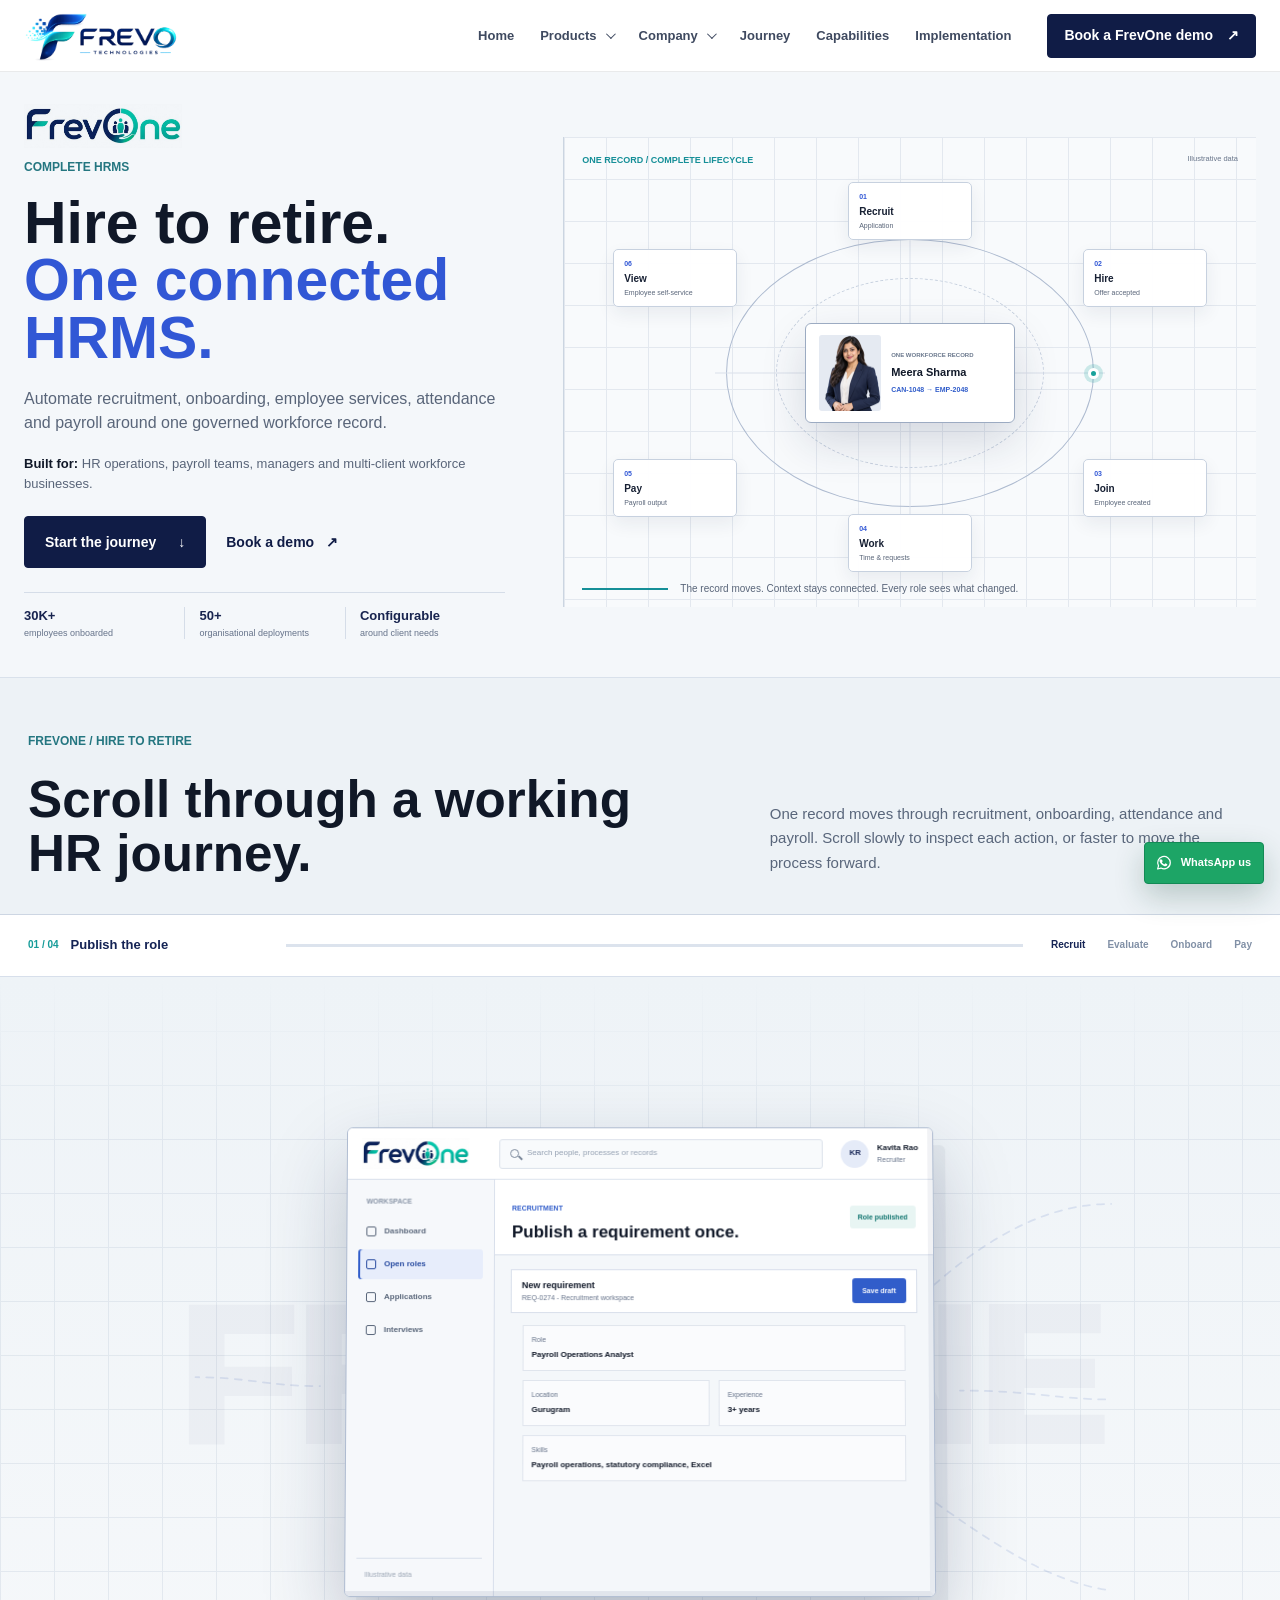
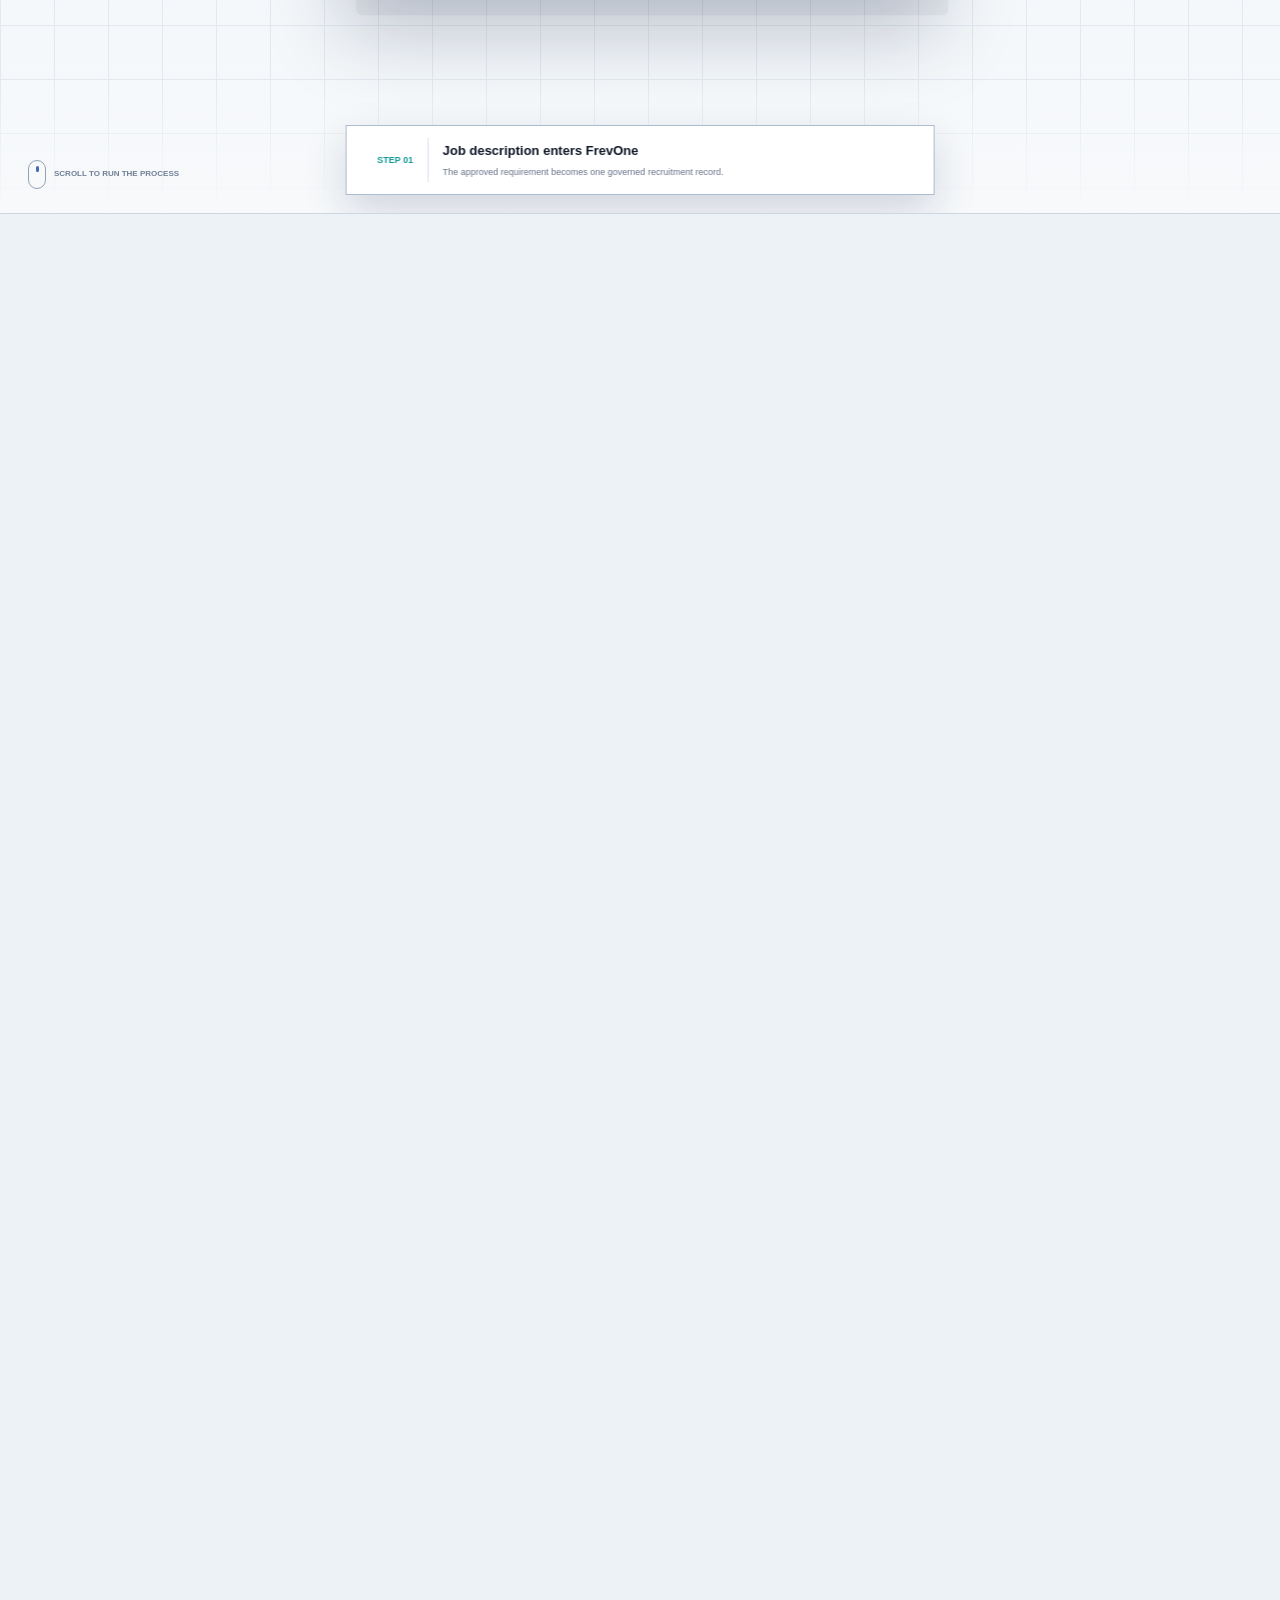
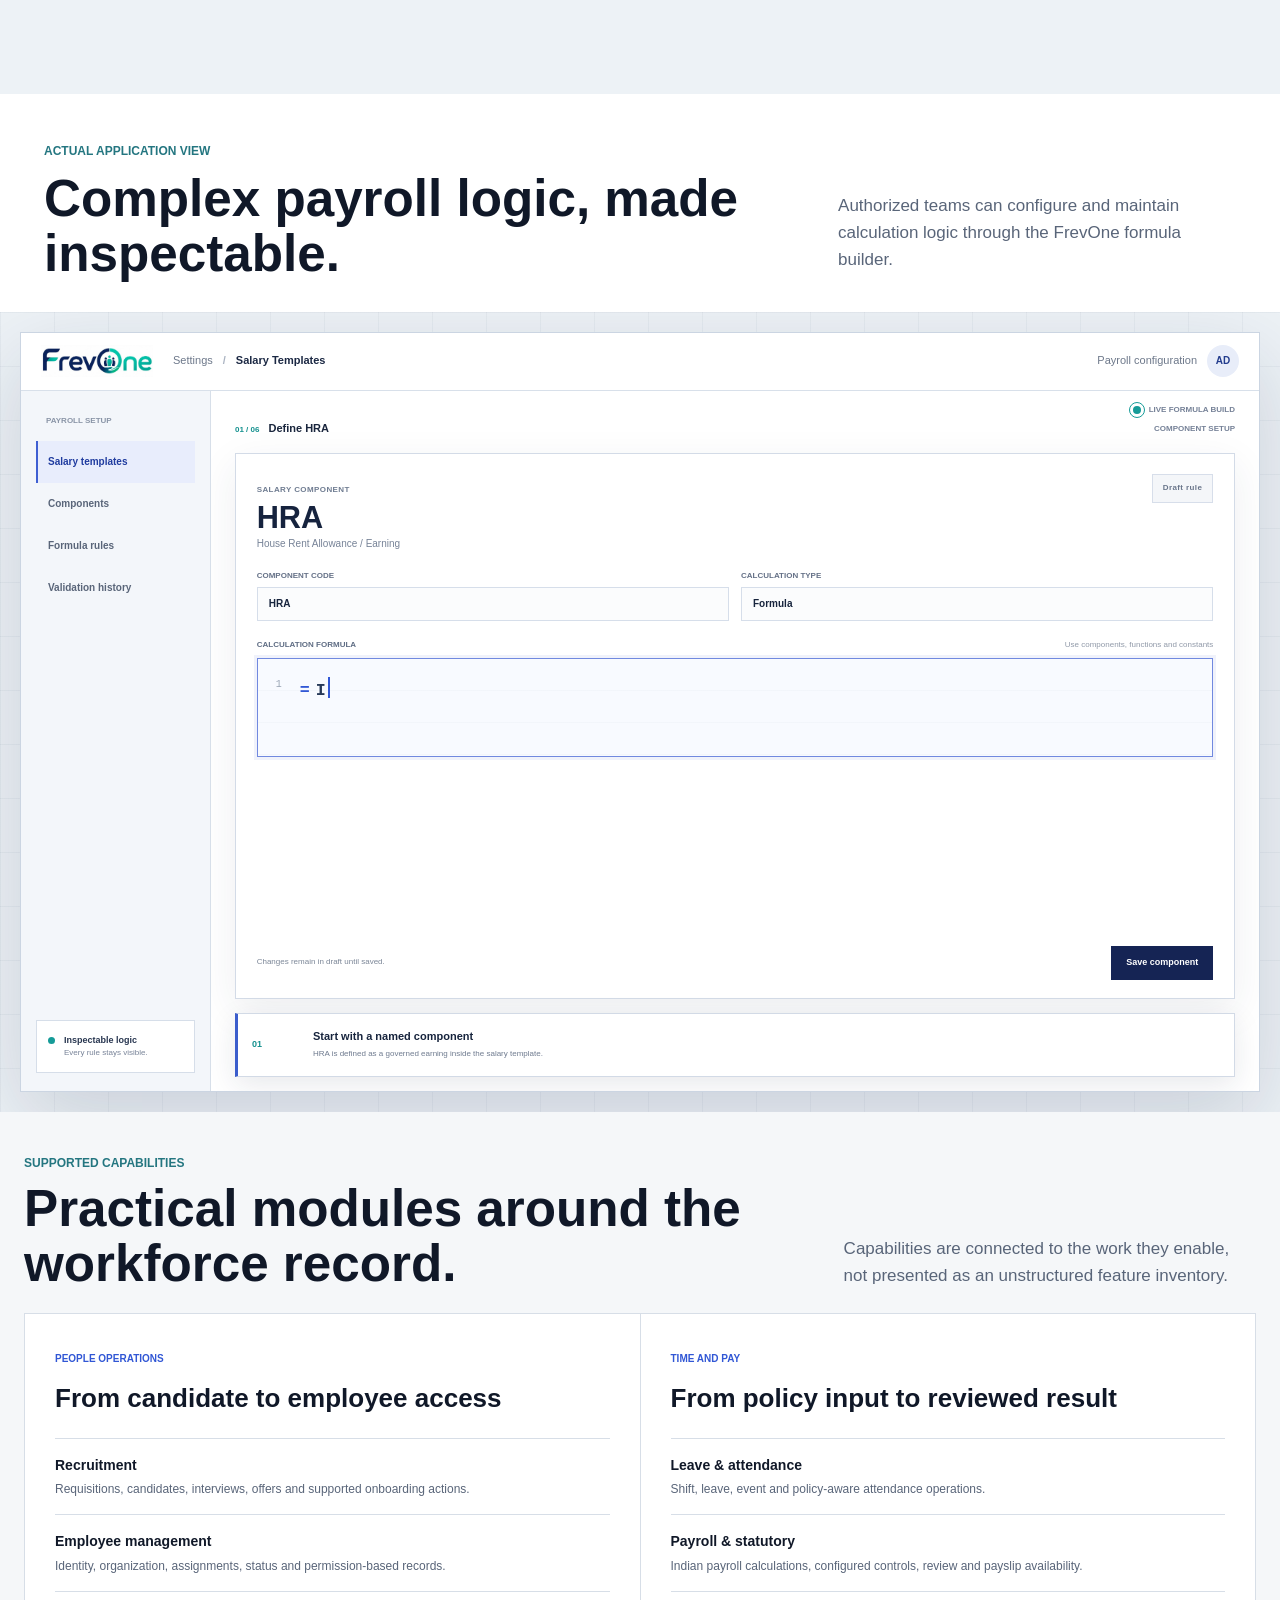
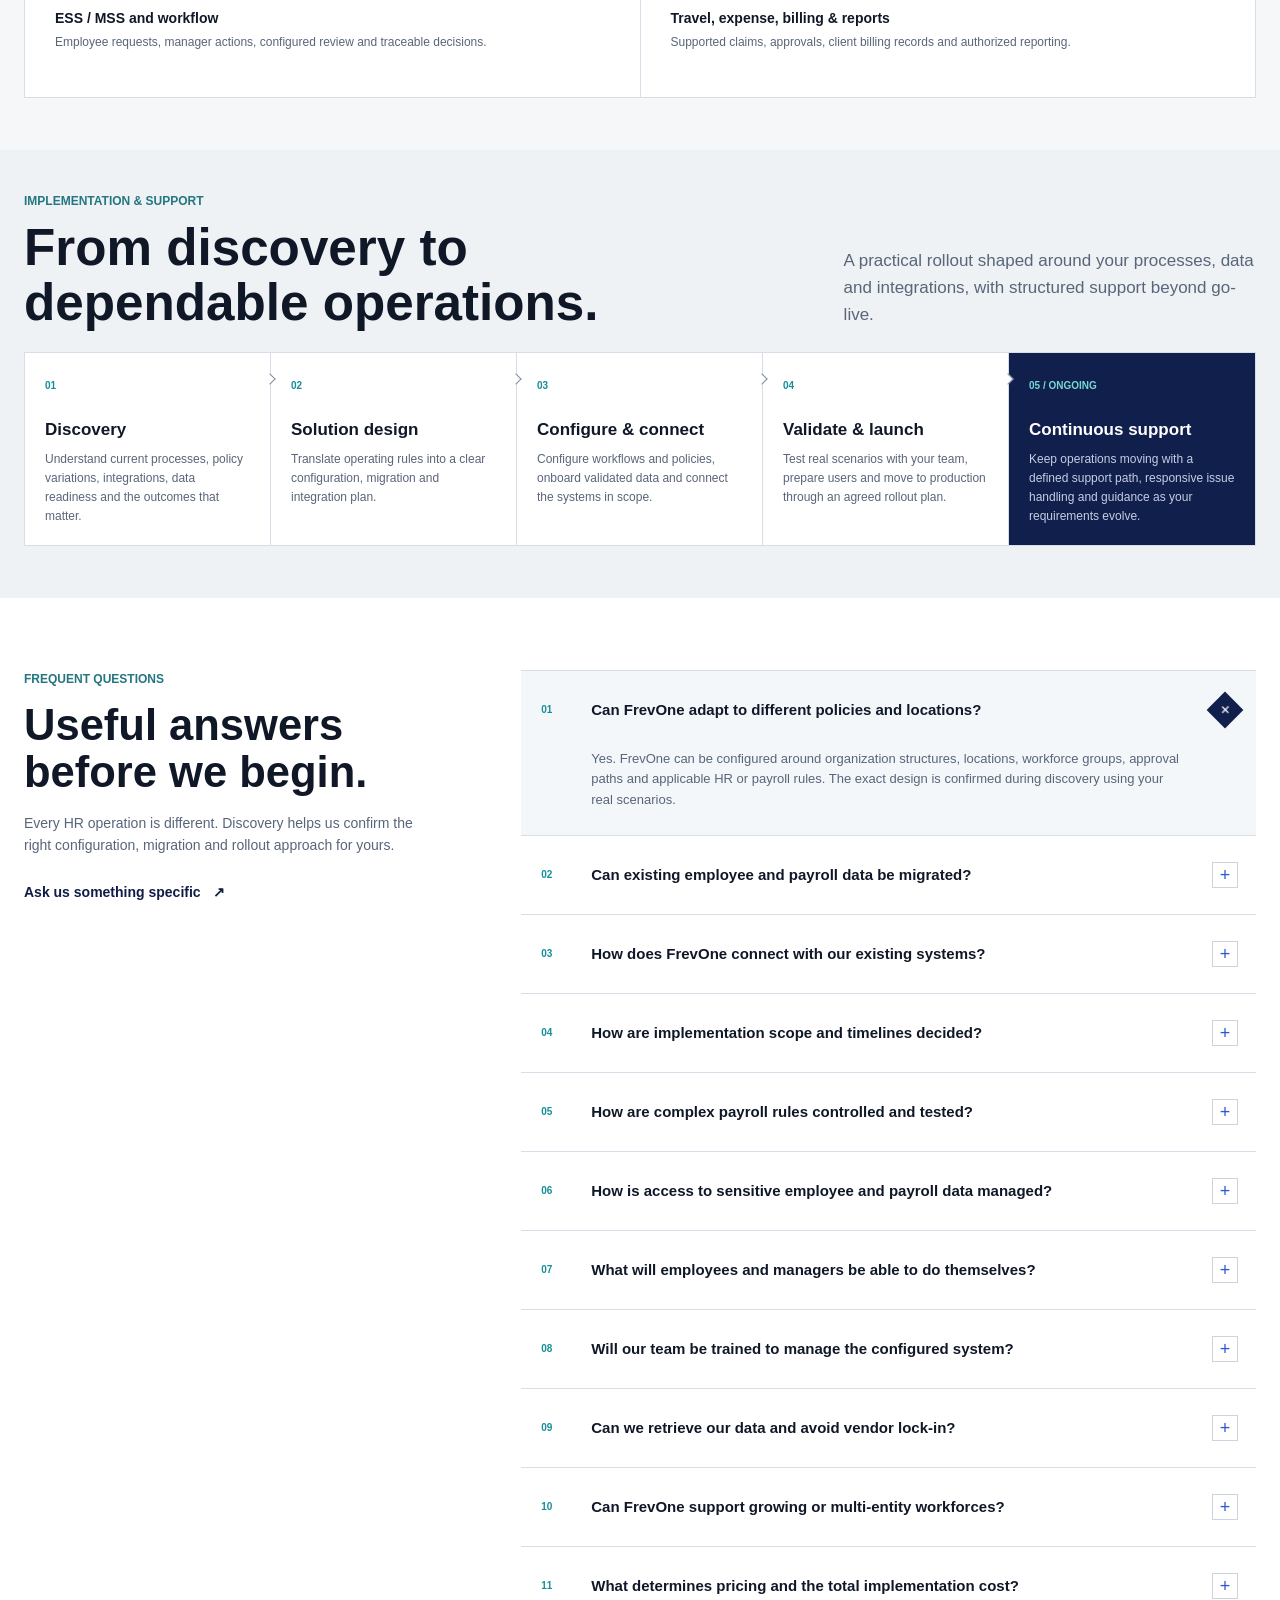
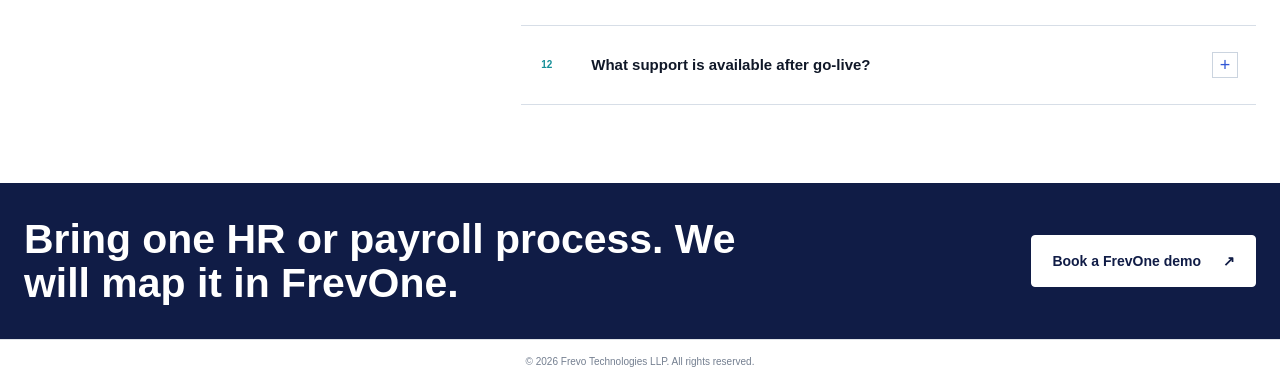
<file: products/frevone/index.html>
<!doctype html>
<html lang="en">
  <head>
    <meta charset="utf-8" />
    <meta name="viewport" content="width=device-width,initial-scale=1" />
    <meta
      name="description"
      content="FrevOne configurable HR and workforce management for employee records, attendance, payroll and approvals."
    />
    <title>FrevOne | HR and workforce operations</title>
    <link
      rel="icon"
      type="image/png"
      sizes="32x32"
      href="/assets/frevo-favicon-32.png?v=3"
    />
    <link
      rel="icon"
      type="image/png"
      sizes="64x64"
      href="/assets/frevo-favicon-64.png?v=3"
    />
    <link
      rel="apple-touch-icon"
      sizes="180x180"
      href="/assets/frevo-touch-icon.png?v=3"
    />
    <link rel="stylesheet" href="/styles.css" />
    <link rel="stylesheet" href="/flow-themes.css" />
    <link rel="stylesheet" href="/release.css?v=20261026-2" />
    <link
      rel="stylesheet"
      href="/frevone-journey.css?v=20261027-5"
    />
    <script src="/app.js?v=20261027-2" defer></script>
    <script
      src="/frevone-journey.js?v=20261027-4"
      type="module"
    ></script>
  </head>
  <body class="v2-release product-page product-page-v2">
    <a class="skip-link" href="#main">Skip to content</a>
    <header class="site-header">
      <a class="brand" href="/"
        ><img
          src="/assets/frevo-logo.png"
          alt="Frevo Technologies" /></a
      ><button
        class="menu-toggle icon-button"
        type="button"
        aria-expanded="false"
        aria-controls="main-nav"
        aria-label="Open navigation"
      >
        <span></span><span></span>
      </button>
      <nav id="main-nav" class="main-nav">
        <a href="/">Home</a>
        <div class="nav-products">
          <button
            class="nav-products-trigger"
            type="button"
            aria-expanded="false"
            aria-controls="products-submenu"
          >
            Products <span aria-hidden="true"></span>
          </button>
          <div class="products-submenu" id="products-submenu">
            <a href="/products/frevone/" aria-current="page"
              ><strong>FrevOne</strong><small>Complete HRMS</small></a
            ><a href="/products/frevdesk/"
              ><strong>FrevDesk</strong
              ><small>IT service &amp; assets</small></a
            ><a href="/products/frevguard/"
              ><strong>FrevGuard</strong><small>Permit to work</small></a
            >
          </div>
        </div>
        <div class="nav-products nav-company">
          <button
            class="nav-products-trigger"
            type="button"
            aria-expanded="false"
            aria-controls="company-submenu"
          >
            Company <span aria-hidden="true"></span>
          </button>
          <div class="products-submenu company-submenu" id="company-submenu">
            <a href="/#why-frevo"
              ><strong>Why Frevo</strong><small>Experience and approach</small></a
            ><a href="/#company"
              ><strong>About Frevo</strong><small>Who we are</small></a
            ><a href="/#culture-philosophy"
              ><strong>Culture &amp; Philosophy</strong
              ><small>How we think and build</small></a
            ><a href="/#our-work"
              ><strong>Our Reach</strong
              ><small>Direct and partner-led deployments</small></a
            >
          </div>
        </div>
        <a href="#journey">Journey</a><a href="#capabilities">Capabilities</a
        ><a href="#delivery">Implementation</a>
      </nav>
      <a
        class="button button-small header-cta"
        href="mailto:info@frevo.co.in?subject=FrevOne%20demo%20request"
        >Book a FrevOne demo <span>&#8599;</span></a
      >
    </header>
    <main id="main">
      <section class="product-hero compact-product-hero frevone-story-hero">
        <div class="product-hero-copy">
          <img
            class="frevone-product-logo"
            src="/assets/frevone-logo.jpg"
            alt="FrevOne"
          />
          <p class="kicker">COMPLETE HRMS</p>
          <h1>Hire to retire.<br /><em>One connected HRMS.</em></h1>
          <p>
            Automate recruitment, onboarding, employee services, attendance and
            payroll around one governed workforce record.
          </p>
          <p class="audience-line">
            <strong>Built for:</strong> HR operations, payroll teams, managers
            and multi-client workforce businesses.
          </p>
          <div class="button-row">
            <a class="button" href="#journey"
              >Start the journey <span aria-hidden="true">&#8595;</span></a
            ><a
              class="text-link"
              href="mailto:info@frevo.co.in?subject=FrevOne%20demo%20request"
              >Book a demo <span aria-hidden="true">&#8599;</span></a
            >
          </div>
          <div class="frevone-hero-proof" aria-label="FrevOne adoption">
            <span><strong>30K+</strong> employees onboarded</span>
            <span><strong>50+</strong> organisational deployments</span>
            <span><strong>Configurable</strong> around client needs</span>
          </div>
        </div>
        <div
          class="journey-hero-preview"
          aria-label="Illustrative FrevOne journey preview"
        >
          <div class="journey-preview-top">
            <span>ONE RECORD / COMPLETE LIFECYCLE</span
            ><small>Illustrative data</small>
          </div>
          <div class="lifecycle-orbit" aria-hidden="true">
            <span class="orbit-ring orbit-ring-outer"></span>
            <span class="orbit-ring orbit-ring-inner"></span>
            <span class="orbit-axis orbit-axis-x"></span>
            <span class="orbit-axis orbit-axis-y"></span>
            <span class="orbit-runner"><i></i></span>
            <div class="hero-record-core">
              <img src="/assets/meera-sharma-demo.png" alt="" />
              <div>
                <small>ONE WORKFORCE RECORD</small>
                <strong>Meera Sharma</strong>
                <span>CAN-1048 &#8594; EMP-2048</span>
              </div>
            </div>
            <ol class="orbit-steps">
              <li class="orbit-step-1">
                <span>01</span><strong>Recruit</strong
                ><small>Application</small>
              </li>
              <li class="orbit-step-2">
                <span>02</span><strong>Hire</strong
                ><small>Offer accepted</small>
              </li>
              <li class="orbit-step-3">
                <span>03</span><strong>Join</strong
                ><small>Employee created</small>
              </li>
              <li class="orbit-step-4">
                <span>04</span><strong>Work</strong
                ><small>Time &amp; requests</small>
              </li>
              <li class="orbit-step-5">
                <span>05</span><strong>Pay</strong><small>Payroll output</small>
              </li>
              <li class="orbit-step-6">
                <span>06</span><strong>View</strong
                ><small>Employee self-service</small>
              </li>
            </ol>
          </div>
          <div class="journey-preview-status">
            <span></span>
            <p>
              The record moves. Context stays connected. Every role sees what
              changed.
            </p>
          </div>
        </div>
      </section>
      <section
        class="frevone-journey"
        id="journey"
        aria-labelledby="journey-title"
      >
        <div class="journey-intro">
          <div>
            <p class="kicker">FREVONE / HIRE TO RETIRE</p>
            <h2 id="journey-title">Scroll through a working HR journey.</h2>
          </div>
          <p>
            One record moves through recruitment, onboarding, attendance and
            payroll. Scroll slowly to inspect each action, or faster to move the
            process forward.
          </p>
        </div>
        <div class="fj-scroll" data-fj-scroll>
          <div class="fj-sticky">
            <header class="fj-progress-head">
              <div class="fj-progress-copy">
                <span data-fj-count>01 / 04</span>
                <strong data-fj-phase>Publish the role</strong>
              </div>
              <div class="fj-progress-track" aria-hidden="true">
                <span data-fj-progress></span>
              </div>
              <nav class="fj-chapters" aria-label="Journey chapters">
                <span class="is-active">Recruit</span><span>Evaluate</span
                ><span>Onboard</span><span>Pay</span>
              </nav>
            </header>
            <div class="fj-canvas" data-fj-canvas>
              <div
                class="fj-mobile-route"
                data-fj-mobile-route
                aria-hidden="true"
              ></div>
              <div
                class="fj-mobile-process"
                data-fj-mobile-process
                aria-live="polite"
              ></div>
              <div class="fj-backdrop-label" aria-hidden="true">FREVONE</div>
              <svg class="fj-routes" viewBox="0 0 1440 680" aria-hidden="true">
                <defs>
                  <marker
                    id="fj-arrow"
                    viewBox="0 0 10 10"
                    refX="8"
                    refY="5"
                    markerWidth="6"
                    markerHeight="6"
                    orient="auto-start-reverse"
                  >
                    <path d="M 0 0 L 10 5 L 0 10 z"></path>
                  </marker>
                </defs>
                <path data-fj-route="0"></path>
                <path data-fj-route="1"></path>
                <path data-fj-route="2"></path>
                <path data-fj-route="3"></path>
                <path data-fj-route="4"></path>
              </svg>
              <div class="fj-node fj-node-left" data-fj-node="0"></div>
              <div class="fj-node fj-node-top" data-fj-node="1"></div>
              <div class="fj-node fj-node-right" data-fj-node="2"></div>
              <div class="fj-node fj-node-bottom" data-fj-node="3"></div>
              <div class="fj-node fj-node-left-bottom" data-fj-node="4"></div>
              <article
                class="fj-app"
                aria-label="Illustrative FrevOne application"
              >
                <header class="fj-appbar">
                  <img
                    src="/assets/frevone-logo.jpg"
                    alt="FrevOne"
                  />
                  <div class="fj-app-search">
                    <span></span>Search people, processes or records
                  </div>
                  <div class="fj-app-user">
                    <span>KR</span>
                    <div>
                      <strong>Kavita Rao</strong
                      ><small data-fj-role>Recruiter</small>
                    </div>
                  </div>
                </header>
                <div class="fj-app-body">
                  <aside class="fj-sidebar">
                    <strong>Workspace</strong>
                    <nav data-fj-nav></nav>
                    <small>Illustrative data</small>
                  </aside>
                  <main class="fj-workspace">
                    <header class="fj-workspace-head">
                      <div>
                        <span data-fj-eyebrow>RECRUITMENT</span>
                        <h3 data-fj-title>Publish a requirement once.</h3>
                      </div>
                      <b data-fj-status>Draft role</b>
                    </header>
                    <div
                      class="fj-screen"
                      data-fj-screen
                      aria-live="polite"
                    ></div>
                    <div
                      class="fj-cursor"
                      data-fj-cursor
                      aria-hidden="true"
                    ></div>
                  </main>
                </div>
              </article>
              <div class="fj-action" data-fj-action>
                <span data-fj-step>STEP 01</span>
                <div>
                  <strong data-fj-action-title>Job description received</strong>
                  <p data-fj-action-copy>
                    The role enters one governed recruitment workflow.
                  </p>
                </div>
              </div>
              <div class="fj-scroll-hint" aria-hidden="true">
                <span></span>Scroll to run the process
              </div>
            </div>
          </div>
        </div>
      </section>
      <section
        class="payroll-story screenshot-section"
        id="payroll-logic"
        data-payroll-story
      >
        <div class="payroll-story-intro section-heading split reveal">
          <div>
            <p class="kicker">ACTUAL APPLICATION VIEW</p>
            <h2>Complex payroll logic, made inspectable.</h2>
          </div>
          <p>
            Authorized teams can configure and maintain calculation logic
            through the FrevOne formula builder.
          </p>
        </div>
        <div class="payroll-scroll" data-payroll-scroll>
          <div class="payroll-sticky">
            <div class="payroll-demo" data-payroll-demo>
              <div class="payroll-demo-bar">
                <div class="payroll-demo-brand">
                  <img
                    src="/assets/frevone-logo.jpg"
                    alt="FrevOne"
                  />
                  <span>Settings</span><b>/</b><strong>Salary Templates</strong>
                </div>
                <div class="payroll-demo-user">
                  <span>Payroll configuration</span><b>AD</b>
                </div>
              </div>

              <div class="payroll-demo-body">
                <aside class="payroll-demo-nav" aria-label="Payroll setup">
                  <span>PAYROLL SETUP</span>
                  <strong class="is-active">Salary templates</strong>
                  <strong>Components</strong>
                  <strong>Formula rules</strong>
                  <strong>Validation history</strong>
                  <div class="payroll-nav-status">
                    <i></i>
                    <p><b>Inspectable logic</b>Every rule stays visible.</p>
                  </div>
                </aside>

                <div class="payroll-workspace">
                  <div class="payroll-progress">
                    <div>
                      <span data-payroll-step>01 / 06</span>
                      <strong data-payroll-title>Define HRA</strong>
                    </div>
                    <small data-payroll-status>Component setup</small>
                  </div>

                  <div class="payroll-builder" data-payroll-builder>
                    <div class="payroll-builder-heading">
                      <div>
                        <span>SALARY COMPONENT</span>
                        <h3 data-component-name>HRA</h3>
                        <p data-component-copy>
                          House Rent Allowance / Earning
                        </p>
                      </div>
                      <span class="payroll-state" data-payroll-state
                        >Draft rule</span
                      >
                    </div>

                    <div class="payroll-form-grid">
                      <label>
                        Component code
                        <span class="payroll-input" data-component-code
                          >HRA</span
                        >
                      </label>
                      <label>
                        Calculation type
                        <span class="payroll-input">Formula</span>
                      </label>
                    </div>

                    <div class="payroll-editor-wrap">
                      <div class="payroll-editor-label">
                        <span>CALCULATION FORMULA</span>
                        <small>Use components, functions and constants</small>
                      </div>
                      <div class="payroll-editor" data-payroll-editor>
                        <span class="payroll-line-number">1</span>
                        <code
                          ><b>=</b><span data-formula-text></span><i></i
                        ></code>
                      </div>
                      <div
                        class="payroll-intelligence"
                        data-payroll-intelligence
                      >
                        <div>
                          <span>ƒ</span>
                          <p>
                            <strong data-intel-function>IF</strong
                            ><small data-intel-copy
                              >Conditional calculation</small
                            >
                          </p>
                        </div>
                        <div>
                          <span>◎</span>
                          <p>
                            <strong>Formula intelligence</strong
                            ><small
                              >Suggested from available payroll functions</small
                            >
                          </p>
                        </div>
                      </div>
                    </div>

                    <div class="payroll-validation" data-payroll-validation>
                      <span>&#10003;</span>
                      <div>
                        <strong data-validation-title>Formula validated</strong>
                        <p data-validation-copy>
                          References and syntax are valid for this template.
                        </p>
                      </div>
                      <small>0 errors</small>
                    </div>

                    <div class="payroll-builder-actions">
                      <span data-rule-note
                        >Changes remain in draft until saved.</span
                      >
                      <button type="button" tabindex="-1" data-save-button>
                        Save component
                      </button>
                    </div>
                  </div>

                  <div class="payroll-components" data-payroll-components>
                    <div class="payroll-table-heading">
                      <div>
                        <span>SALARY TEMPLATE</span>
                        <h3>All components in calculation order</h3>
                      </div>
                      <span class="payroll-template-ready"
                        >Template validated</span
                      >
                    </div>
                    <div class="payroll-table" role="table">
                      <div
                        class="payroll-table-row payroll-table-head"
                        role="row"
                      >
                        <span>Component</span><span>Type</span
                        ><span>Formula / value</span><span>Status</span>
                      </div>
                      <div class="payroll-table-row" role="row">
                        <strong>BASIC<small>Basic salary</small></strong
                        ><span>Earning</span><code>GROSS * 50%</code
                        ><b>Ready</b>
                      </div>
                      <div class="payroll-table-row is-new" role="row">
                        <strong>HRA<small>House Rent Allowance</small></strong
                        ><span>Earning</span
                        ><code
                          >IF(BASIC &gt; 0, MIN(BASIC * 40%, 20000), 0)</code
                        ><b>Validated</b>
                      </div>
                      <div class="payroll-table-row" role="row">
                        <strong>DA<small>Dearness Allowance</small></strong
                        ><span>Earning</span><code>BASIC * DA_RATE</code
                        ><b>Ready</b>
                      </div>
                      <div class="payroll-table-row is-new" role="row">
                        <strong
                          >EPF<small>Employee provident fund</small></strong
                        ><span>Deduction</span
                        ><code>MIN((BASIC + DA) * 12%, 1800)</code
                        ><b>Validated</b>
                      </div>
                      <div class="payroll-table-row" role="row">
                        <strong>NET_PAY<small>Net payable</small></strong
                        ><span>Output</span
                        ><code>GROSS_EARNING - TOTAL_DEDUCTION</code
                        ><b>Ready</b>
                      </div>
                    </div>
                  </div>

                  <div class="payroll-saved-toast" data-payroll-toast>
                    <span>&#10003;</span>
                    <p>
                      <strong data-toast-title>HRA saved</strong
                      ><small
                        >Validated rule added to the salary template.</small
                      >
                    </p>
                  </div>
                </div>
              </div>

              <div class="payroll-caption">
                <span data-payroll-caption-step>01</span>
                <div>
                  <strong data-payroll-caption-title
                    >Start with a named component</strong
                  >
                  <p data-payroll-caption-copy>
                    HRA is defined as a governed earning inside the salary
                    template.
                  </p>
                </div>
              </div>
              <div class="payroll-scroll-cue" aria-hidden="true">
                <i></i>Live formula build
              </div>
            </div>
          </div>
        </div>
      </section>
      <section class="section" id="capabilities">
        <div class="section-heading split reveal">
          <div>
            <p class="kicker">SUPPORTED CAPABILITIES</p>
            <h2>Practical modules around the workforce record.</h2>
          </div>
          <p>
            Capabilities are connected to the work they enable, not presented as
            an unstructured feature inventory.
          </p>
        </div>
        <div class="capability-split reveal">
          <div class="capability-column">
            <span>People operations</span>
            <h3>From candidate to employee access</h3>
            <div class="capability-list">
              <article>
                <strong>Recruitment</strong>
                <p>
                  Requisitions, candidates, interviews, offers and supported
                  onboarding actions.
                </p>
              </article>
              <article>
                <strong>Employee management</strong>
                <p>
                  Identity, organization, assignments, status and
                  permission-based records.
                </p>
              </article>
              <article>
                <strong>ESS / MSS and workflow</strong>
                <p>
                  Employee requests, manager actions, configured review and
                  traceable decisions.
                </p>
              </article>
            </div>
          </div>
          <div class="capability-column">
            <span>Time and pay</span>
            <h3>From policy input to reviewed result</h3>
            <div class="capability-list">
              <article>
                <strong>Leave & attendance</strong>
                <p>
                  Shift, leave, event and policy-aware attendance operations.
                </p>
              </article>
              <article>
                <strong>Payroll & statutory</strong>
                <p>
                  Indian payroll calculations, configured controls, review and
                  payslip availability.
                </p>
              </article>
              <article>
                <strong>Travel, expense, billing & reports</strong>
                <p>
                  Supported claims, approvals, client billing records and
                  authorized reporting.
                </p>
              </article>
            </div>
          </div>
        </div>
      </section>
      <section class="section feature-band" id="delivery">
        <div class="section-heading split reveal">
          <div>
            <p class="kicker">IMPLEMENTATION & SUPPORT</p>
            <h2>From discovery to dependable operations.</h2>
          </div>
          <p>
            A practical rollout shaped around your processes, data and
            integrations, with structured support beyond go-live.
          </p>
        </div>
        <div class="delivery-grid reveal">
          <article>
            <span>01</span>
            <h3>Discovery</h3>
            <p>
              Understand current processes, policy variations, integrations,
              data readiness and the outcomes that matter.
            </p>
          </article>
          <article>
            <span>02</span>
            <h3>Solution design</h3>
            <p>
              Translate operating rules into a clear configuration, migration
              and integration plan.
            </p>
          </article>
          <article>
            <span>03</span>
            <h3>Configure &amp; connect</h3>
            <p>
              Configure workflows and policies, onboard validated data and
              connect the systems in scope.
            </p>
          </article>
          <article>
            <span>04</span>
            <h3>Validate &amp; launch</h3>
            <p>
              Test real scenarios with your team, prepare users and move to
              production through an agreed rollout plan.
            </p>
          </article>
          <article class="delivery-support">
            <span>05 / ONGOING</span>
            <h3>Continuous support</h3>
            <p>
              Keep operations moving with a defined support path, responsive
              issue handling and guidance as your requirements evolve.
            </p>
          </article>
        </div>
      </section>
      <section class="section faq-section">
        <div class="faq-layout">
          <div class="faq-intro reveal">
            <p class="kicker">FREQUENT QUESTIONS</p>
            <h2>Useful answers before we begin.</h2>
            <p>
              Every HR operation is different. Discovery helps us confirm the
              right configuration, migration and rollout approach for yours.
            </p>
            <a
              class="text-link"
              href="mailto:info@frevo.co.in?subject=Question%20about%20FrevOne"
              >Ask us something specific <span>&#8599;</span></a
            >
          </div>
          <div class="faq-list reveal">
            <details open>
              <summary>
                <span>01</span>
                Can FrevOne adapt to different policies and locations?
              </summary>
              <p>
                Yes. FrevOne can be configured around organization structures,
                locations, workforce groups, approval paths and applicable HR or
                payroll rules. The exact design is confirmed during discovery
                using your real scenarios.
              </p>
            </details>
            <details>
              <summary>
                <span>02</span>
                Can existing employee and payroll data be migrated?
              </summary>
              <p>
                Yes. We plan migration using agreed templates, validation and
                reconciliation. The approach and effort depend on source-data
                quality, history requirements and the agreed go-live scope.
              </p>
            </details>
            <details>
              <summary>
                <span>03</span>
                How does FrevOne connect with our existing systems?
              </summary>
              <p>
                Required interfaces are assessed during discovery. Frevo can
                engineer governed connections with attendance devices, ERP
                platforms and other enterprise applications in the approved
                scope.
              </p>
            </details>
            <details>
              <summary>
                <span>04</span>
                How are implementation scope and timelines decided?
              </summary>
              <p>
                We first confirm modules, policy complexity, source-data
                readiness, integrations and stakeholder availability. The
                implementation plan is then divided into clear milestones, with
                a phased rollout where that reduces operational risk.
              </p>
            </details>
            <details>
              <summary>
                <span>05</span>
                How are complex payroll rules controlled and tested?
              </summary>
              <p>
                Authorized teams can maintain inspectable component formulas,
                conditions and calculation order. Rules are validated against
                agreed scenarios and reviewed with payroll stakeholders before
                they are introduced into the production process.
              </p>
            </details>
            <details>
              <summary>
                <span>06</span>
                How is access to sensitive employee and payroll data managed?
              </summary>
              <p>
                Access is designed around assigned roles, responsibilities and
                authorized views so users see only the work relevant to them.
                Hosting, backup, retention and organization-specific security
                requirements are reviewed as part of solution discovery.
              </p>
            </details>
            <details>
              <summary>
                <span>07</span>
                What will employees and managers be able to do themselves?
              </summary>
              <p>
                FrevOne supports employee and manager self-service workflows for
                relevant records, requests, approvals and payslip access. The
                exact actions and approval paths are configured around your
                operating model and permission structure.
              </p>
            </details>
            <details>
              <summary>
                <span>08</span>
                Will our team be trained to manage the configured system?
              </summary>
              <p>
                Yes. Rollout planning includes role-appropriate training and
                operational handover for administrators and end users. Our goal
                is to enable your team to manage agreed day-to-day configuration
                and processes without unnecessary vendor dependency.
              </p>
            </details>
            <details>
              <summary>
                <span>09</span>
                Can we retrieve our data and avoid vendor lock-in?
              </summary>
              <p>
                We believe the customer should remain in control. Required data
                exports, handover responsibilities and exit arrangements can be
                agreed before implementation, including the scope and format of
                information required for continuity.
              </p>
            </details>
            <details>
              <summary>
                <span>10</span>
                Can FrevOne support growing or multi-entity workforces?
              </summary>
              <p>
                FrevOne has supported onboarding for more than 30,000 employees
                across 50-plus organisational environments, including
                partner-led deployments. During discovery we still
                confirm entities, locations, user volumes, processing windows
                and reporting needs so the proposed setup is sized for your
                operating context.
              </p>
            </details>
            <details>
              <summary>
                <span>11</span>
                What determines pricing and the total implementation cost?
              </summary>
              <p>
                Commercials depend on the selected modules, employee population,
                entities, integrations, migration effort, configuration
                complexity and support scope. These assumptions are documented
                during discovery so implementation services and recurring costs
                can be reviewed before commitment.
              </p>
            </details>
            <details>
              <summary>
                <span>12</span>
                What support is available after go-live?
              </summary>
              <p>
                The rollout includes an agreed support path for issue handling,
                operational guidance and controlled improvements. Support scope,
                communication channels, responsibilities and service
                expectations are confirmed for the implemented solution.
              </p>
            </details>
          </div>
        </div>
      </section>
      <section class="page-cta">
        <h2>Bring one HR or payroll process. We will map it in FrevOne.</h2>
        <a
          class="button"
          href="mailto:info@frevo.co.in?subject=FrevOne%20demo%20request"
          >Book a FrevOne demo <span>&#8599;</span></a
        >
      </section>
    </main>
    <footer class="copyright-strip">
      <small
        >&copy; <span data-year></span> Frevo Technologies LLP. All rights
        reserved.</small
      >
    </footer>
  </body>
</html>
</file>
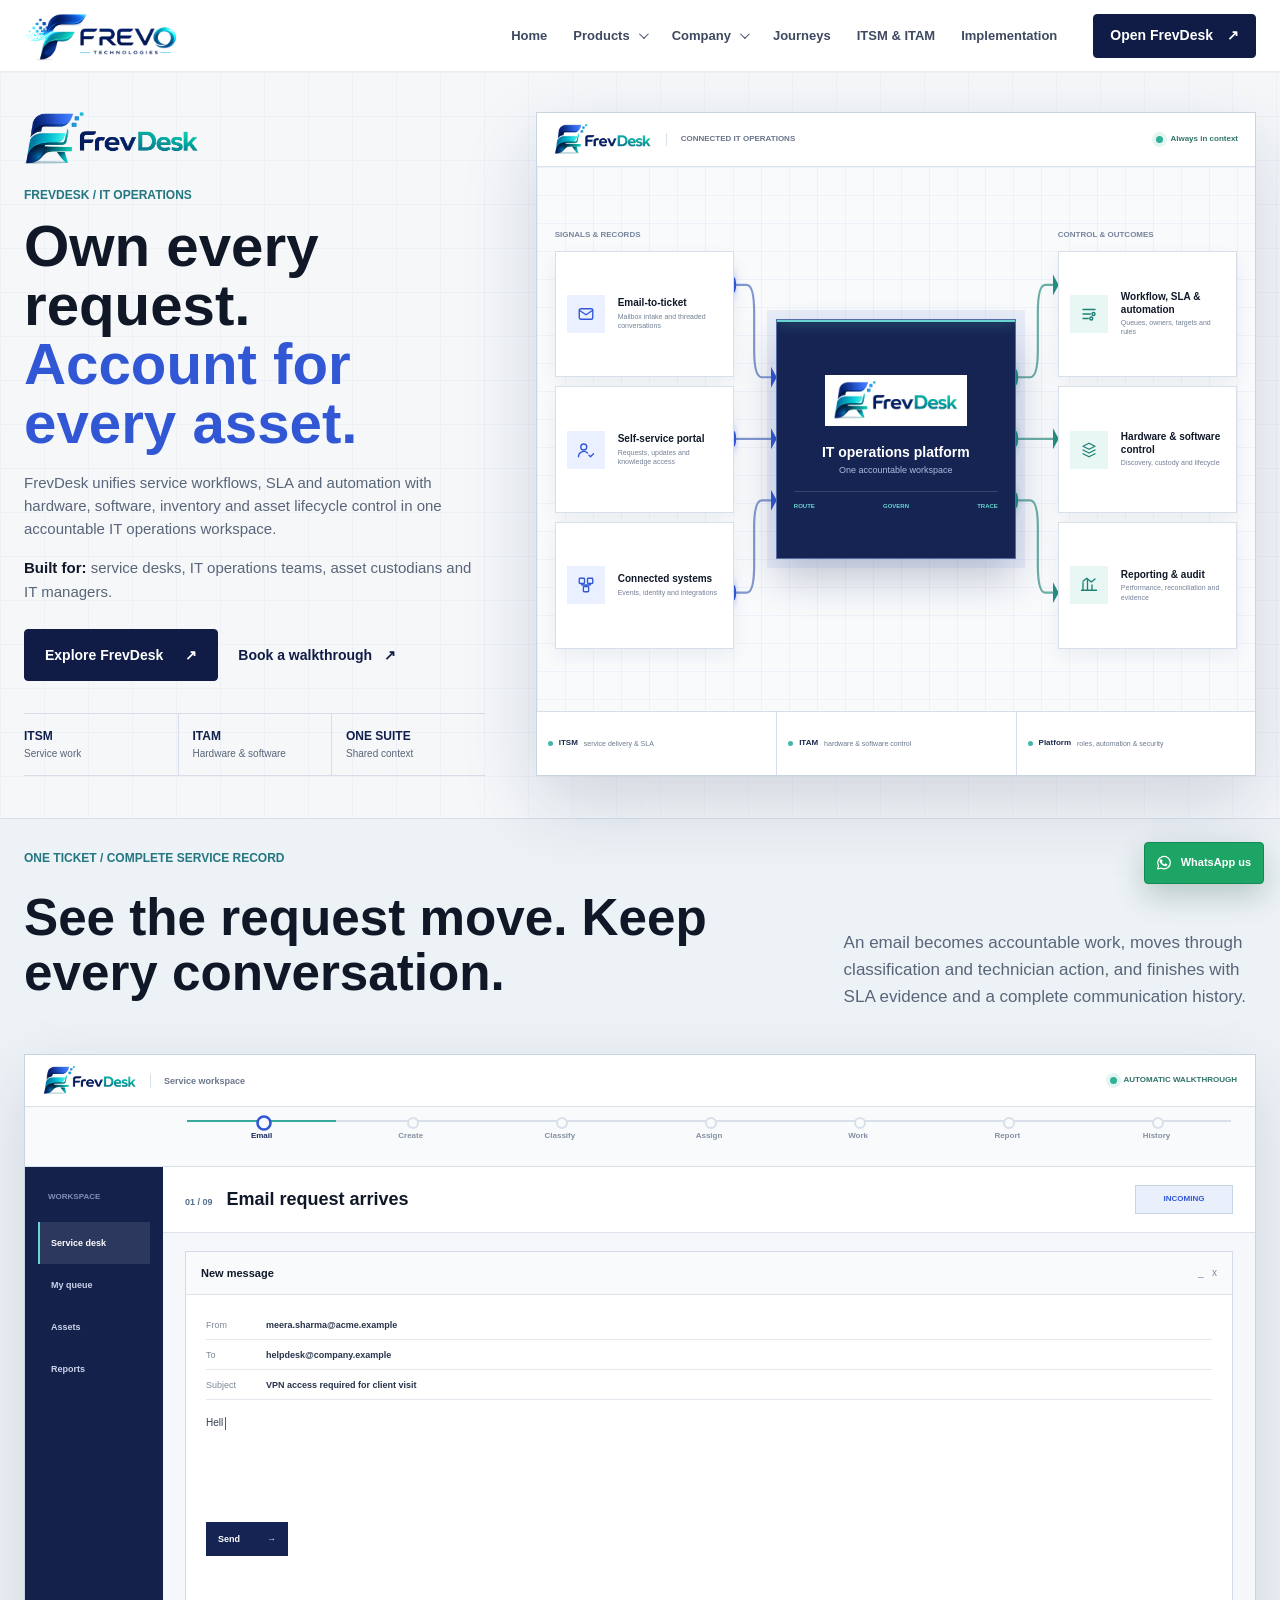
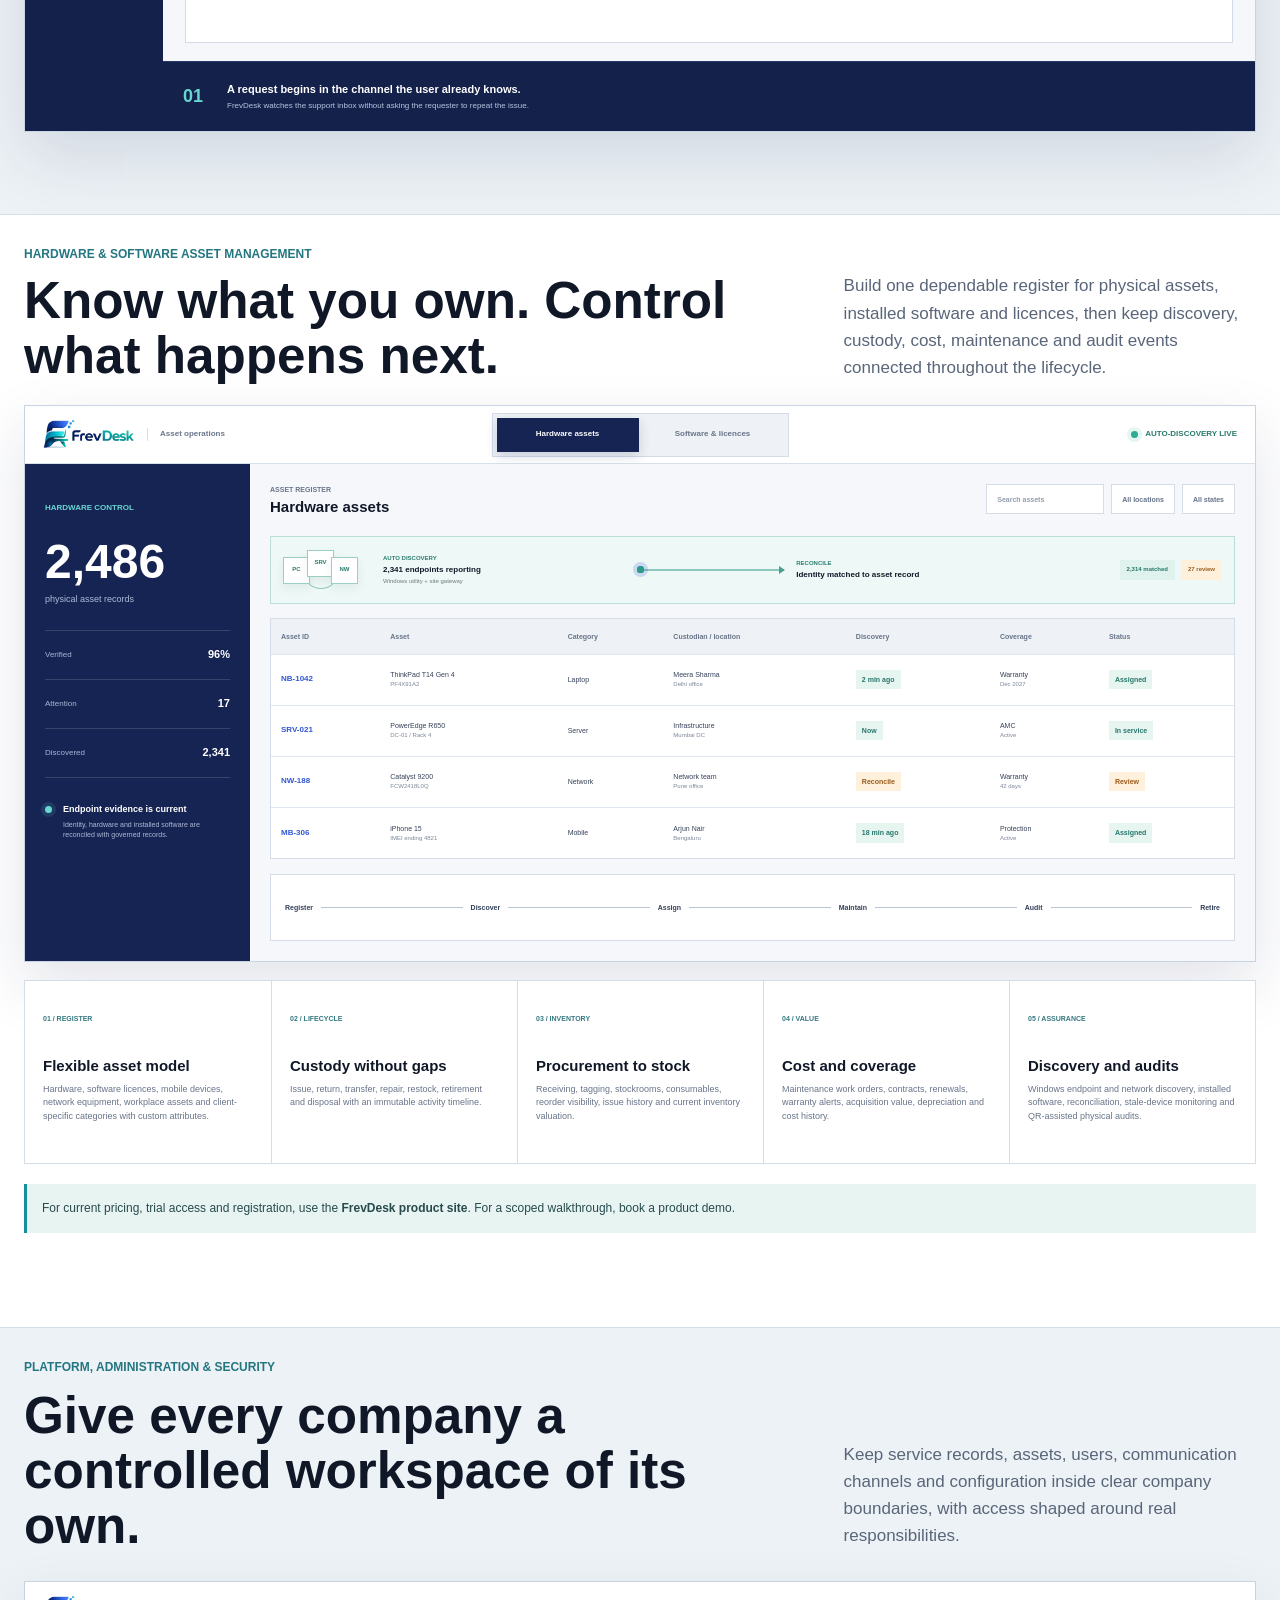
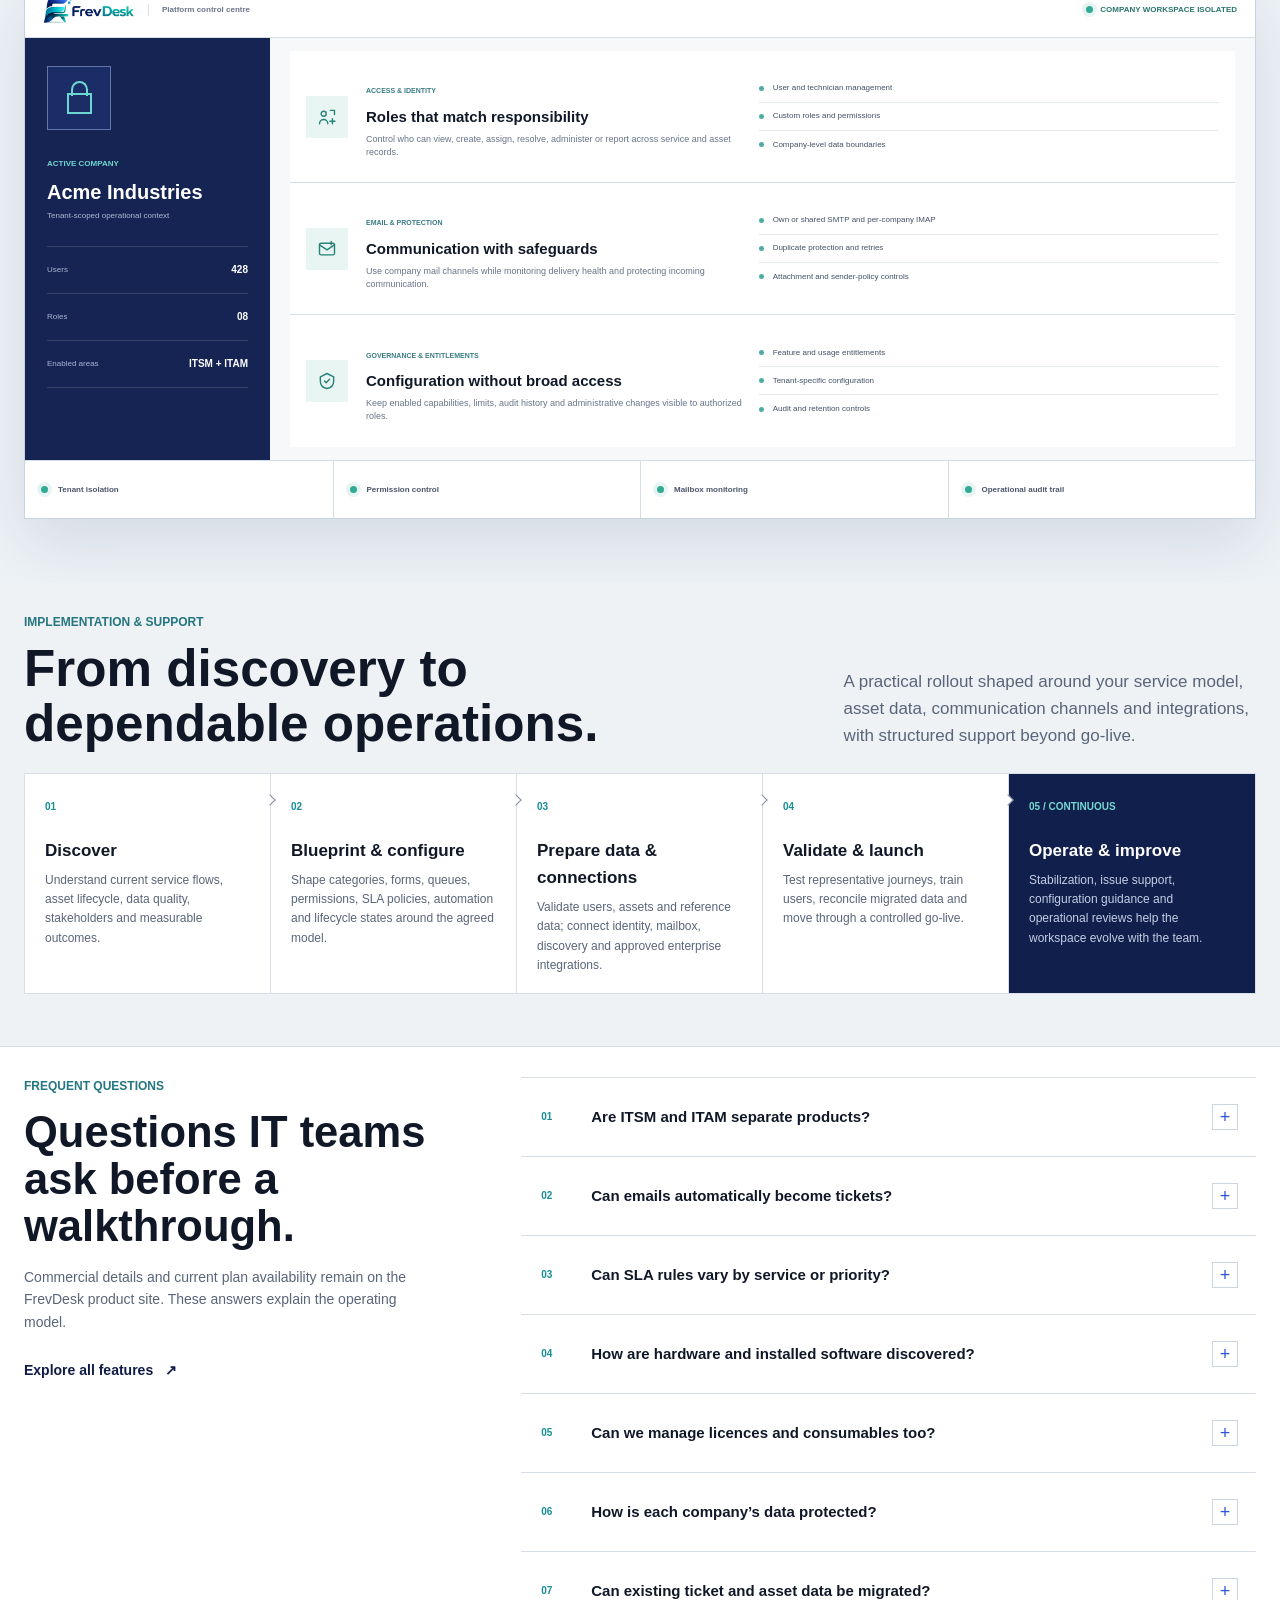
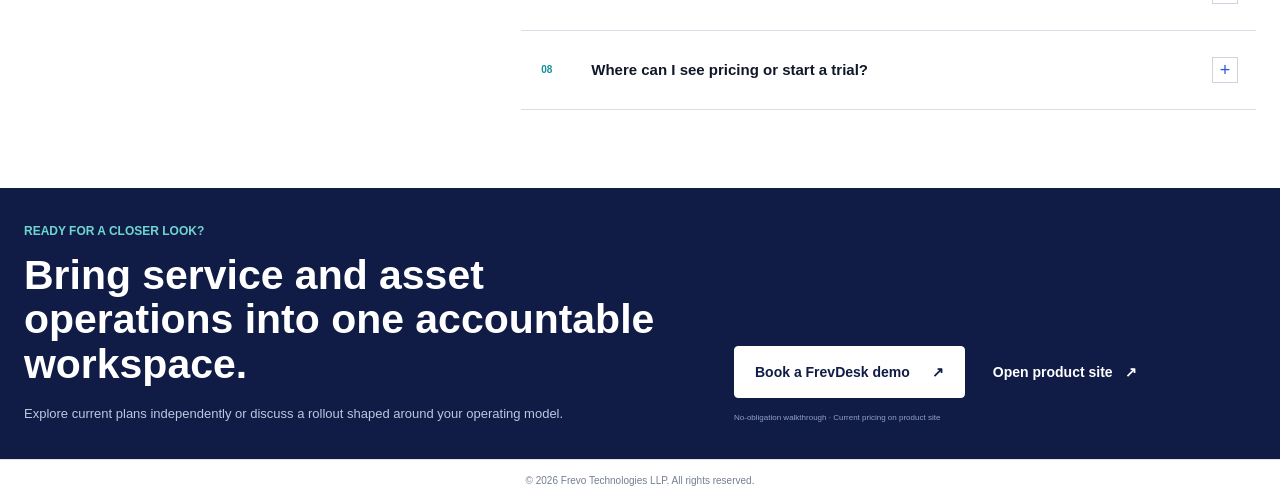
<file: frevdesk.html>
<!doctype html>
<html lang="en"><head><meta charset="utf-8"><meta name="viewport" content="width=device-width,initial-scale=1"><meta http-equiv="refresh" content="0;url=/products/frevdesk/"><link rel="canonical" href="/products/frevdesk/"><link rel="icon" type="image/png" sizes="32x32" href="/assets/frevo-favicon-32.png?v=3"><link rel="icon" type="image/png" sizes="64x64" href="/assets/frevo-favicon-64.png?v=3"><link rel="apple-touch-icon" sizes="180x180" href="/assets/frevo-touch-icon.png?v=3"><title>FrevDesk</title><script>location.replace('/products/frevdesk/');</script></head><body><a href="/products/frevdesk/">Open FrevDesk</a></body></html>
</file>
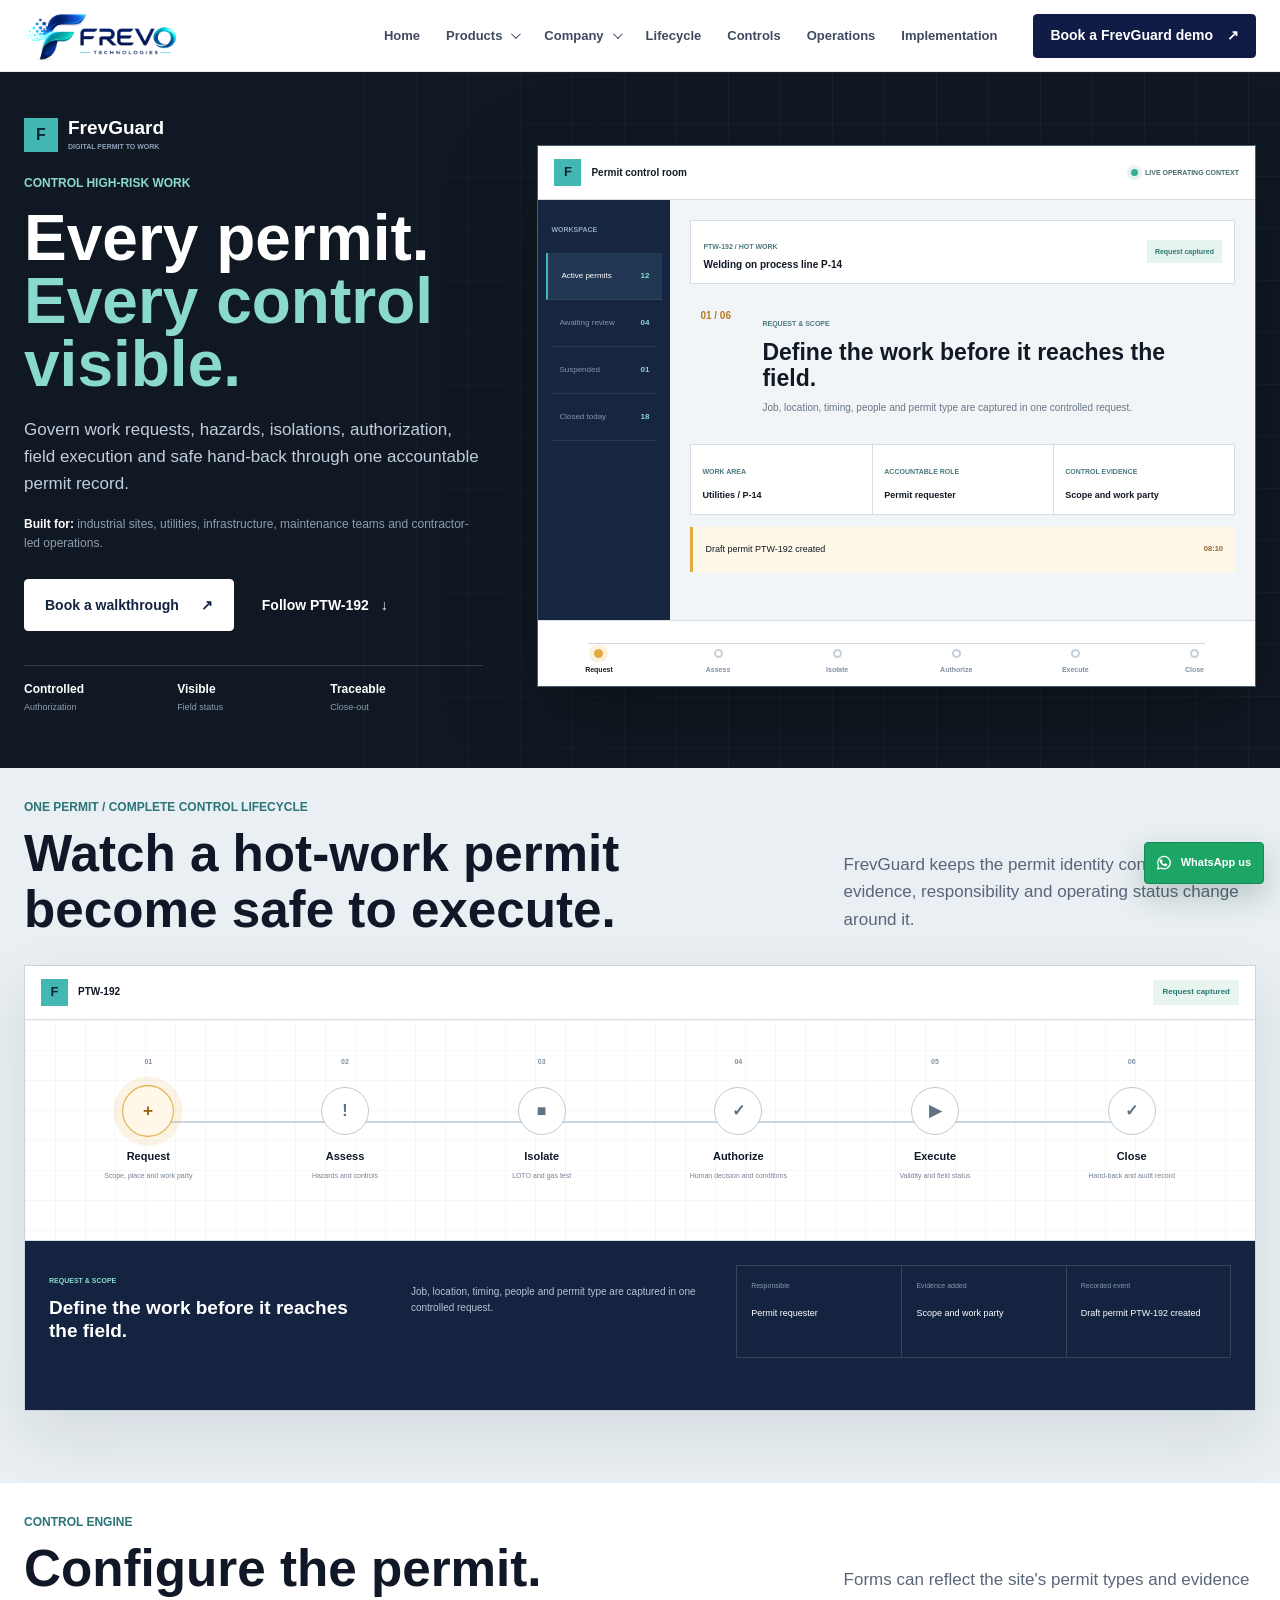
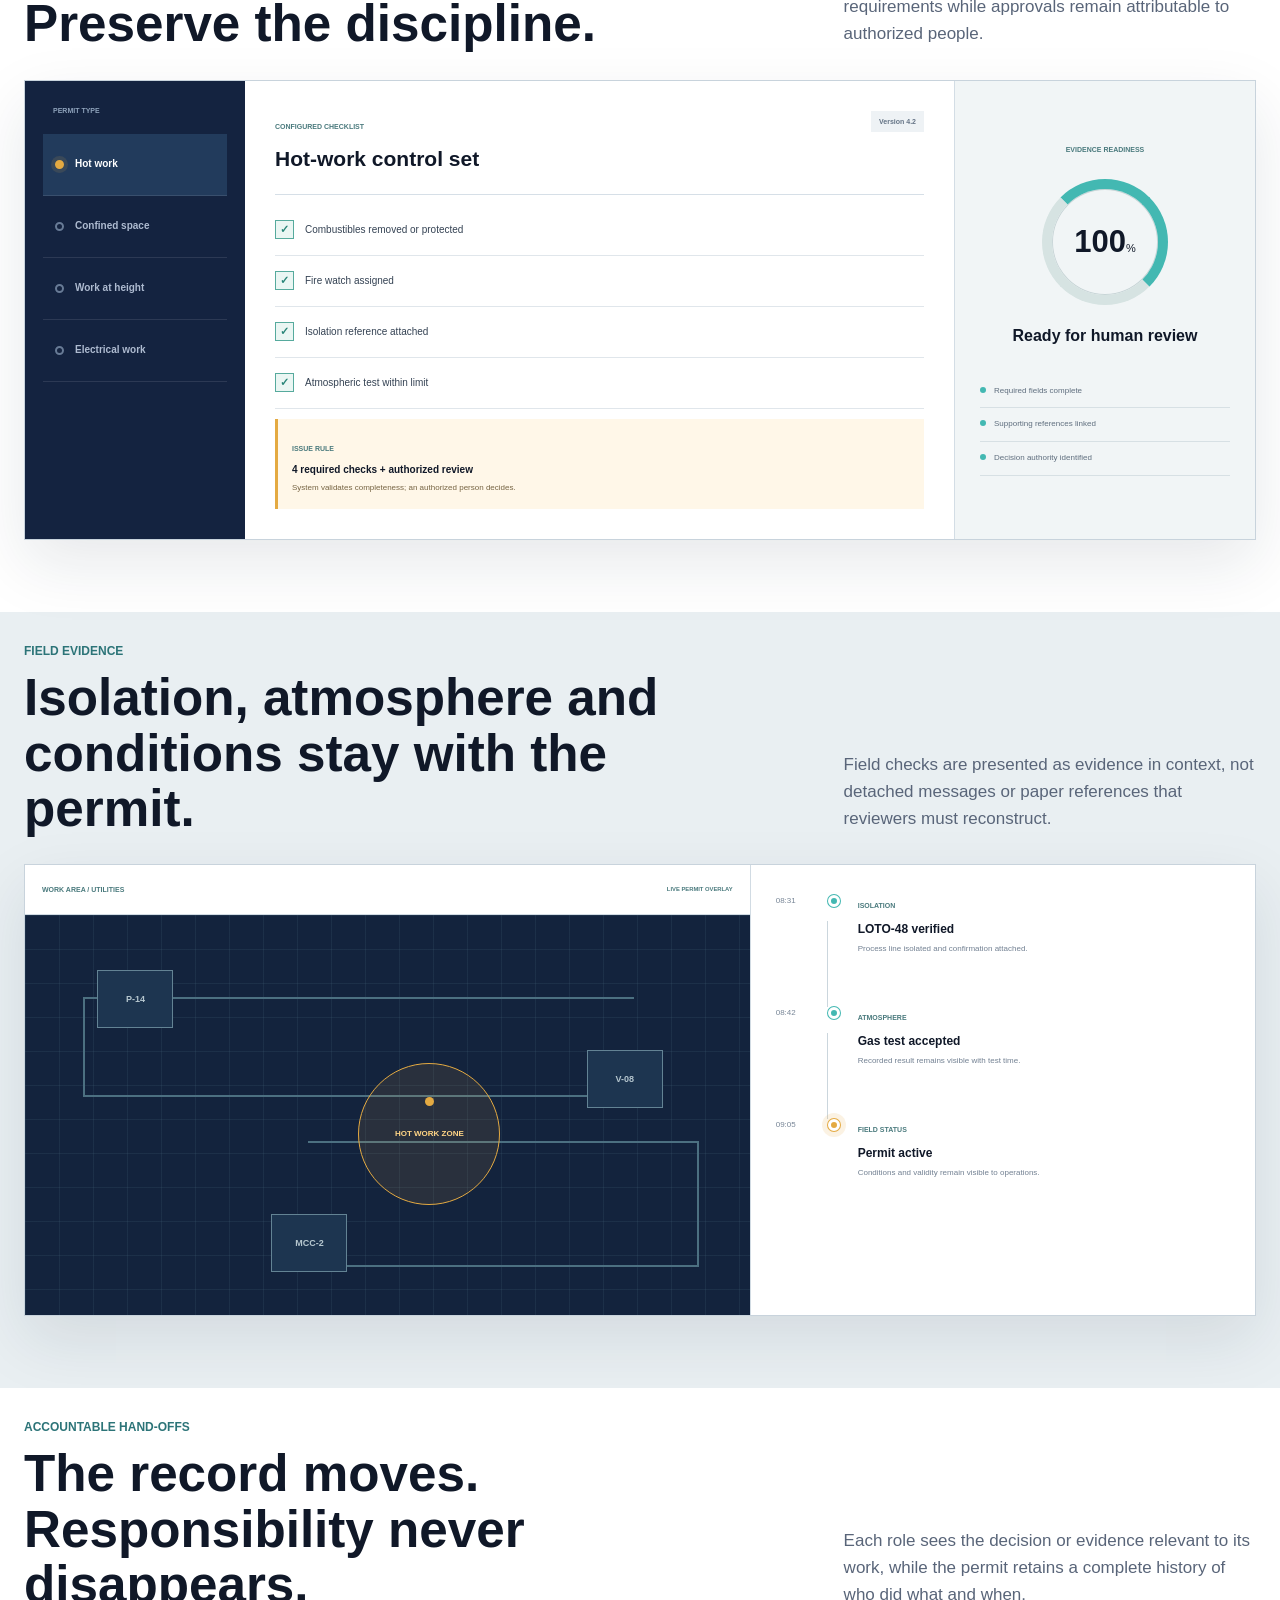
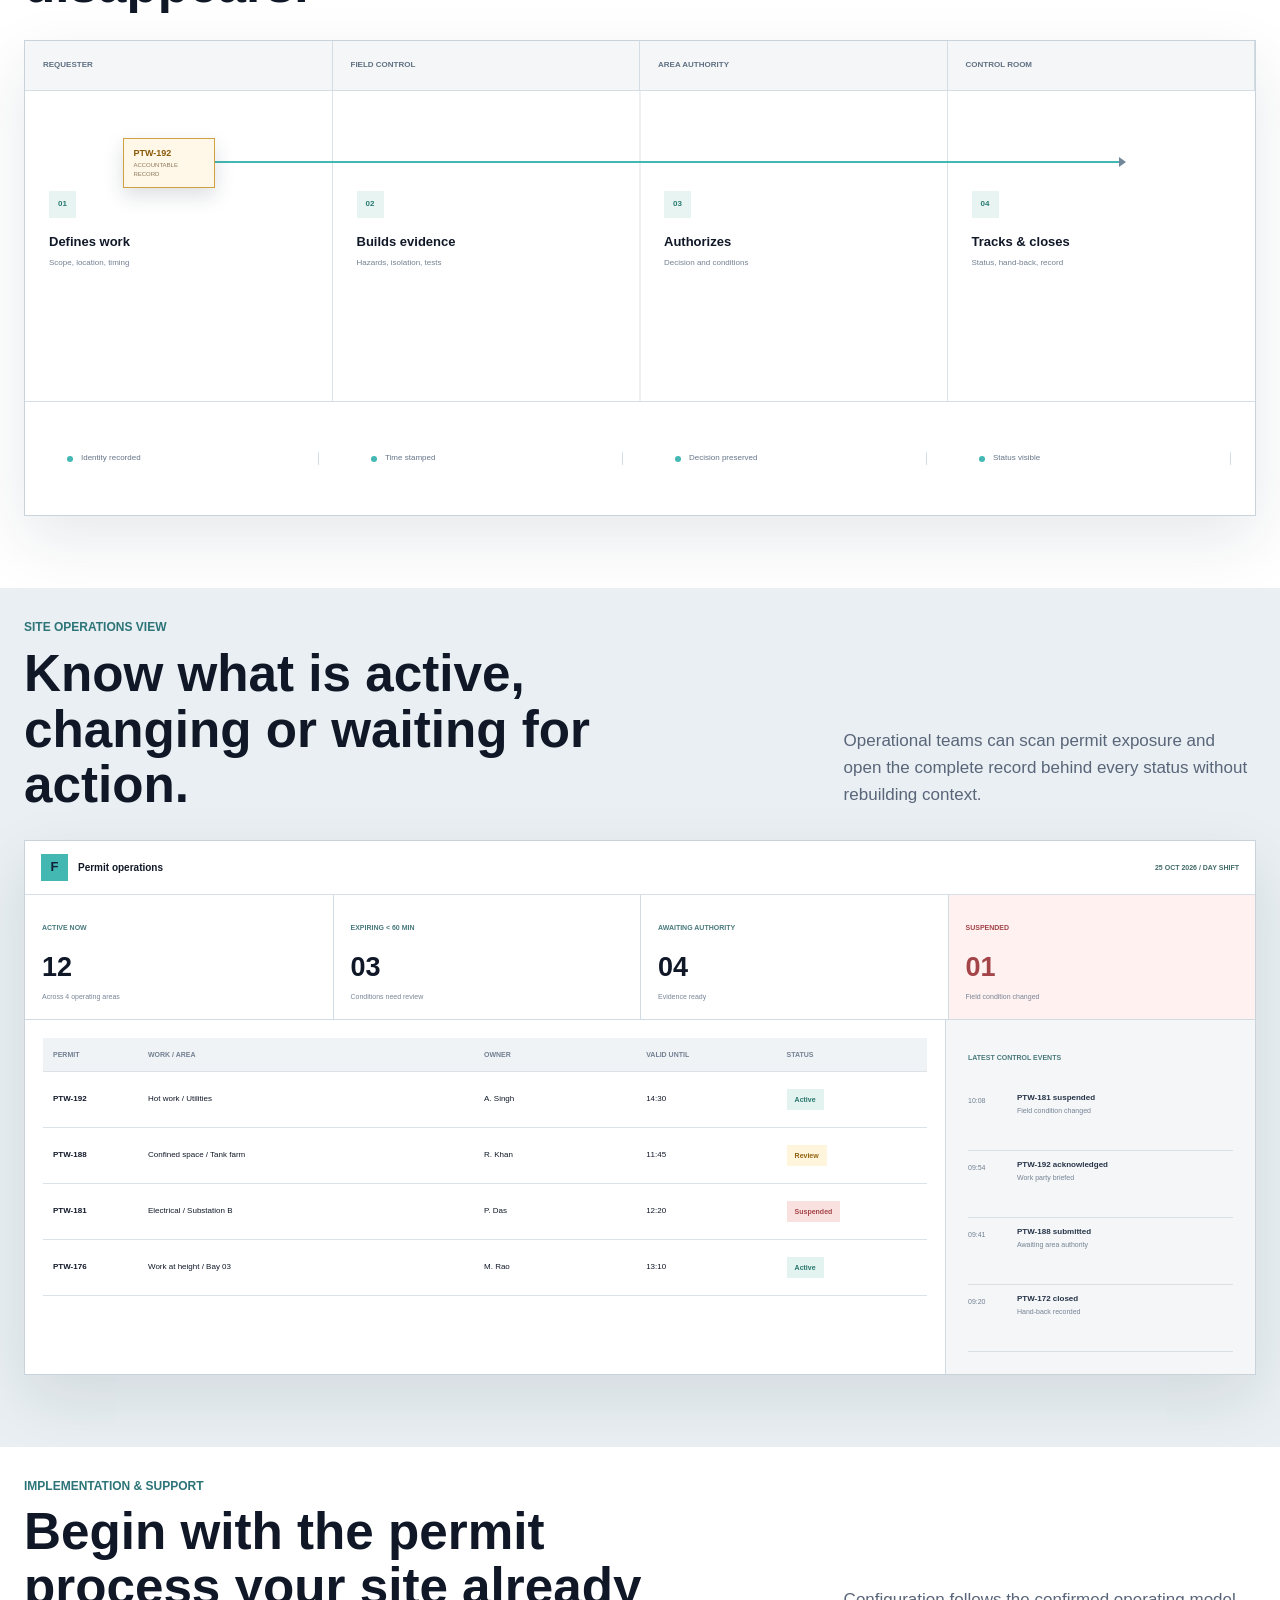
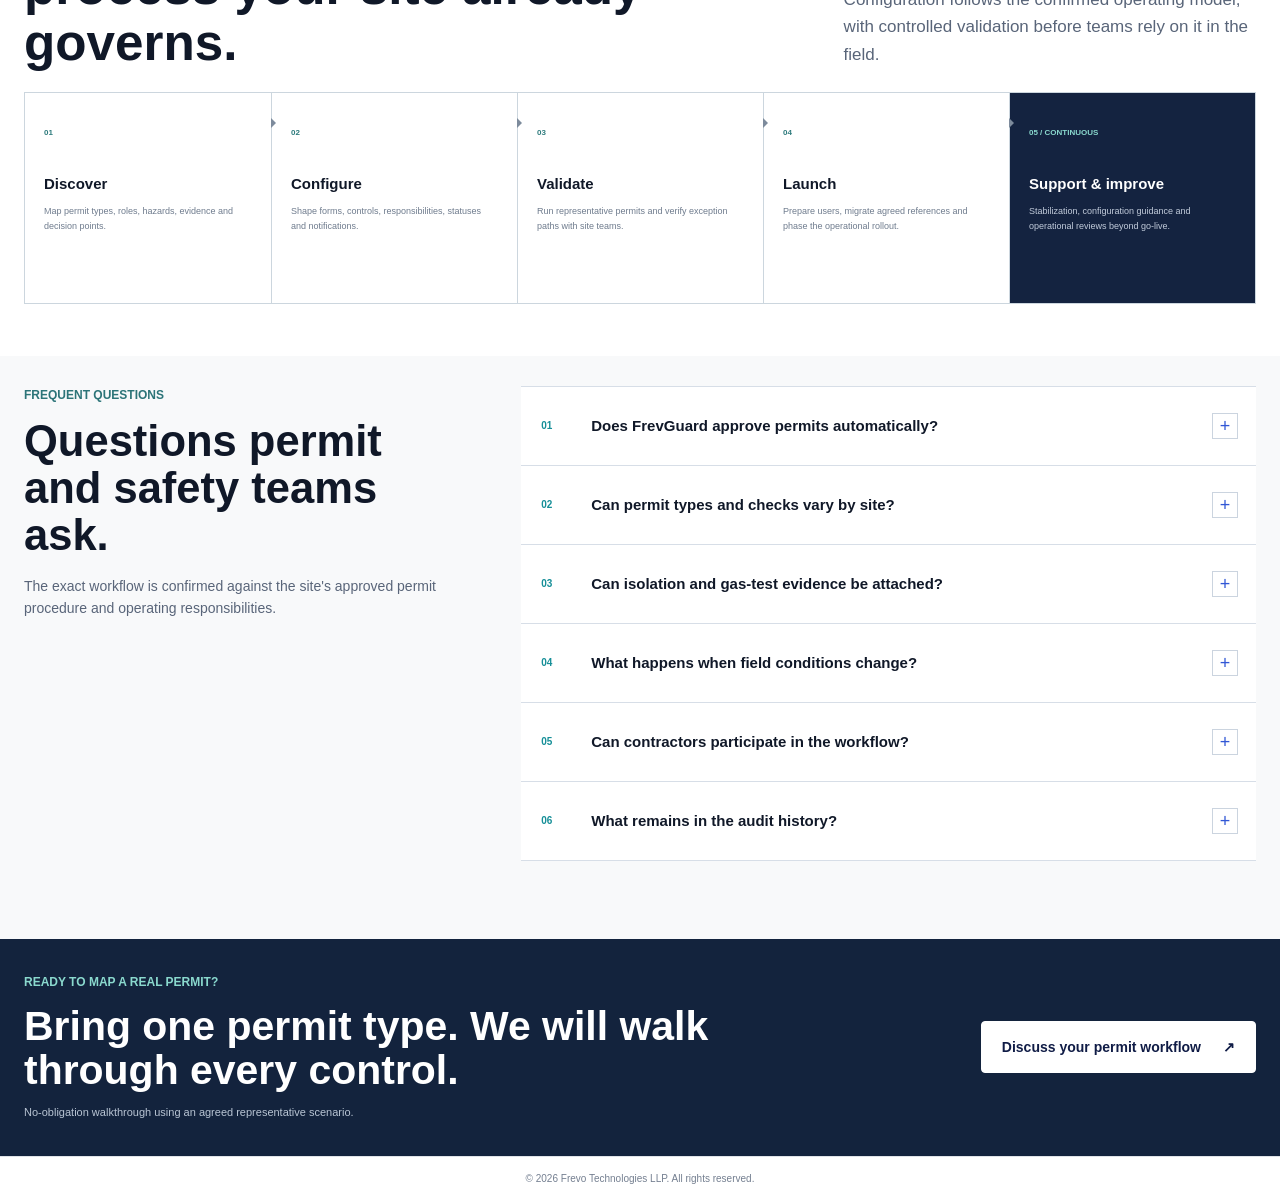
<file: frevguard.html>
<!doctype html>
<html lang="en"><head><meta charset="utf-8"><meta name="viewport" content="width=device-width,initial-scale=1"><meta http-equiv="refresh" content="0;url=/products/frevguard/"><link rel="canonical" href="/products/frevguard/"><link rel="icon" type="image/png" sizes="32x32" href="/assets/frevo-favicon-32.png?v=3"><link rel="icon" type="image/png" sizes="64x64" href="/assets/frevo-favicon-64.png?v=3"><link rel="apple-touch-icon" sizes="180x180" href="/assets/frevo-touch-icon.png?v=3"><title>FrevGuard</title><script>location.replace('/products/frevguard/');</script></head><body><a href="/products/frevguard/">Open FrevGuard</a></body></html>
</file>
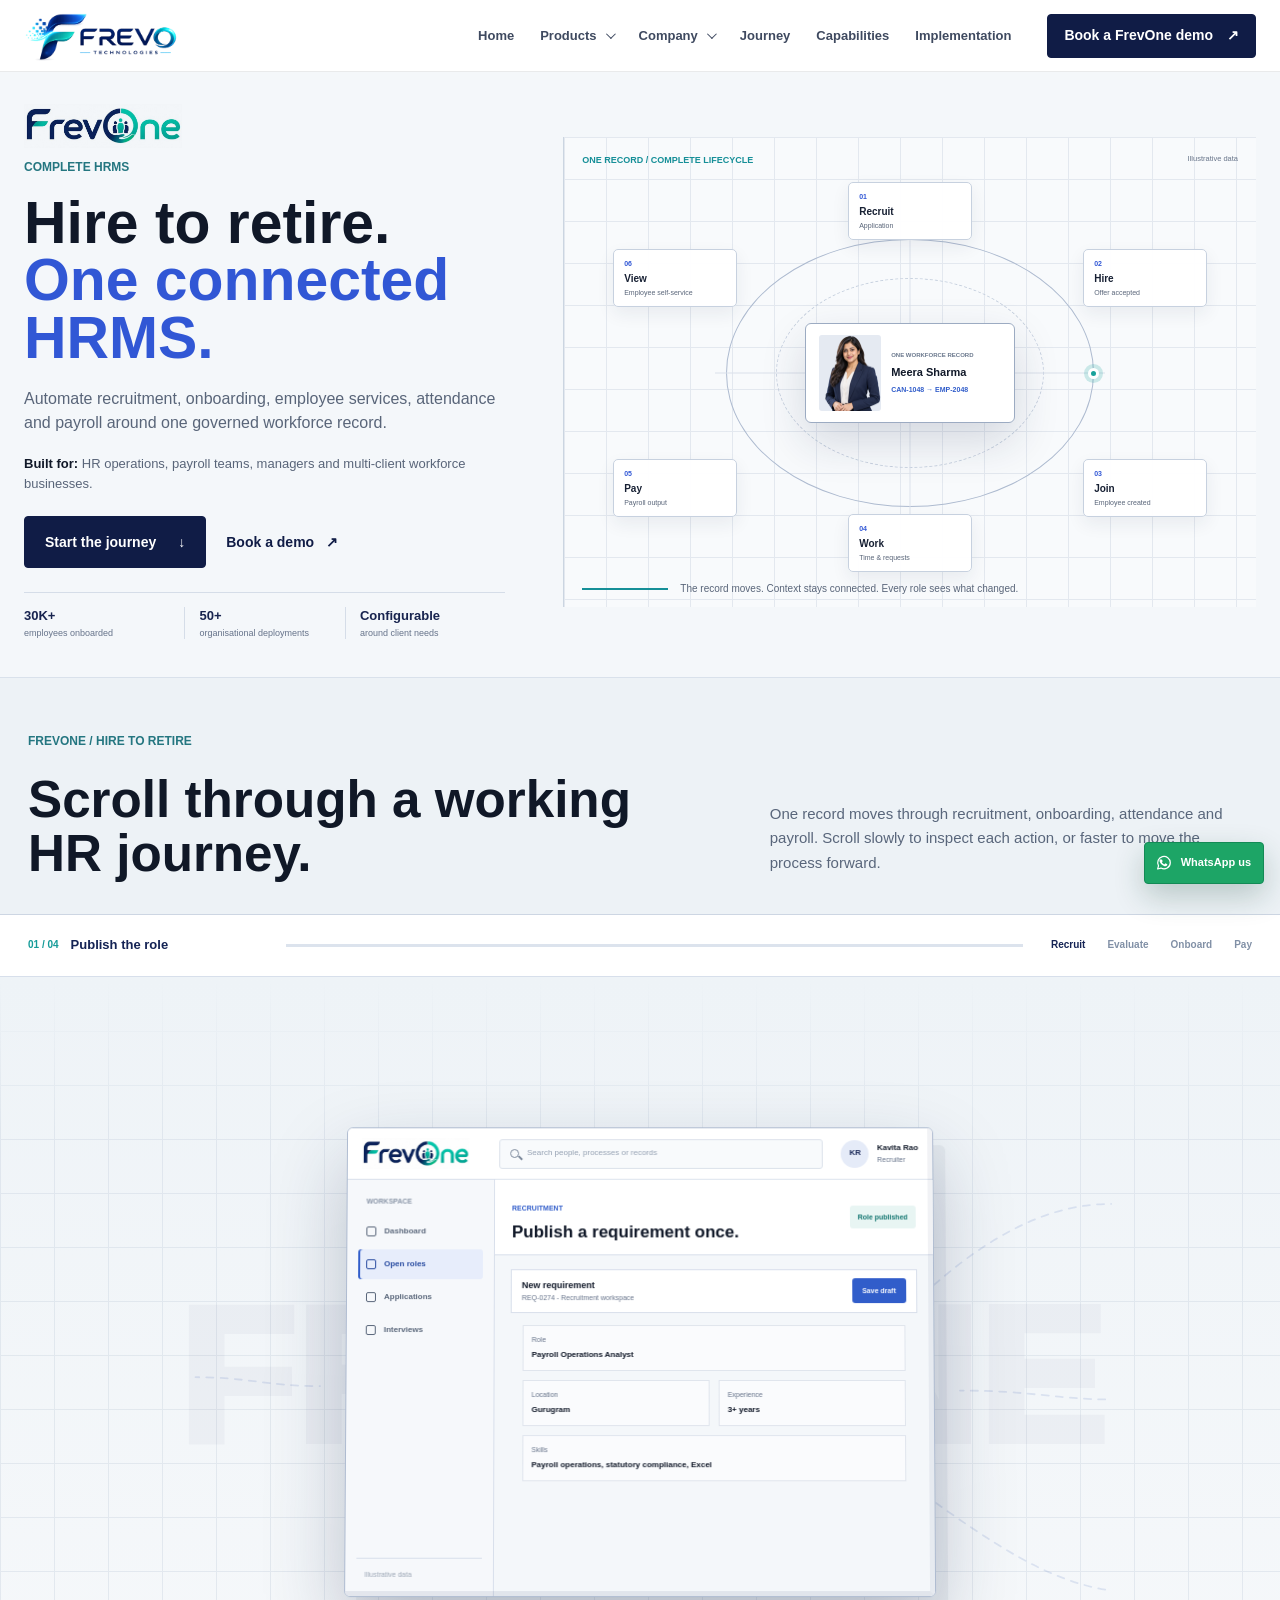
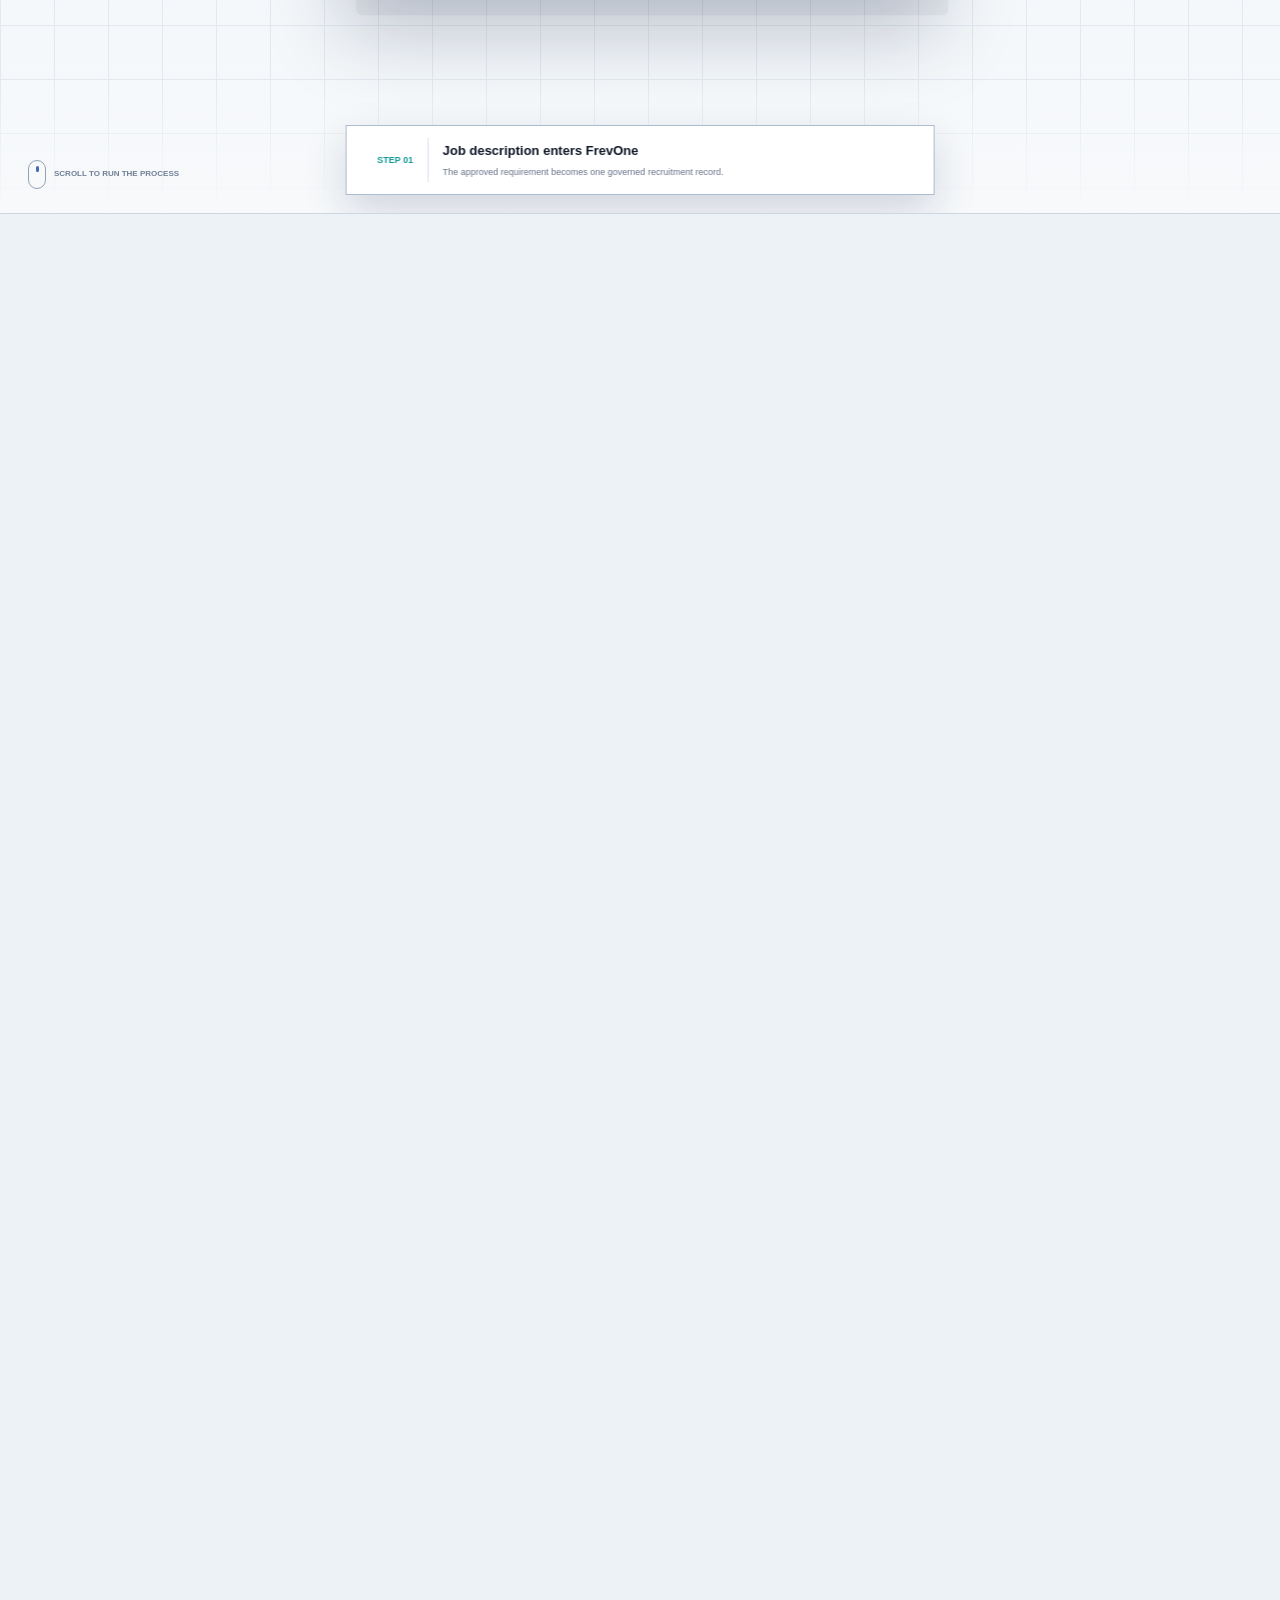
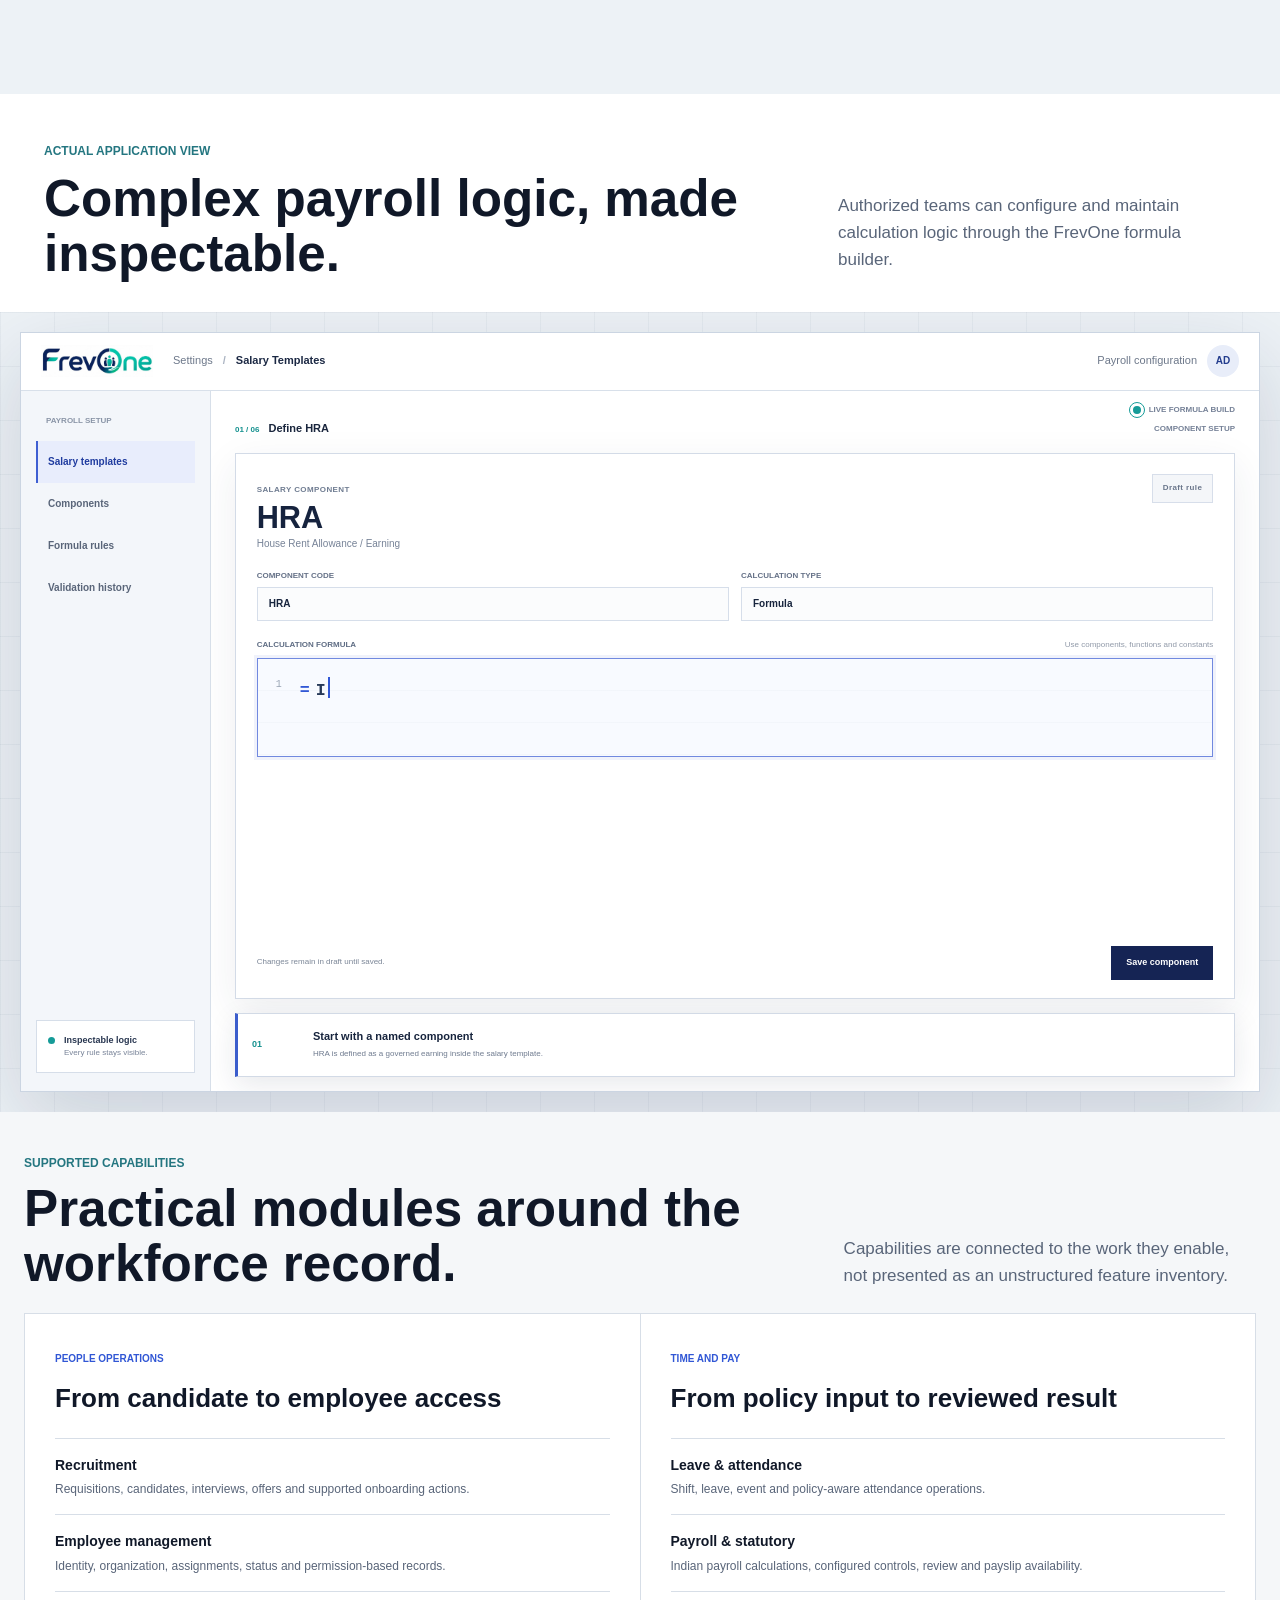
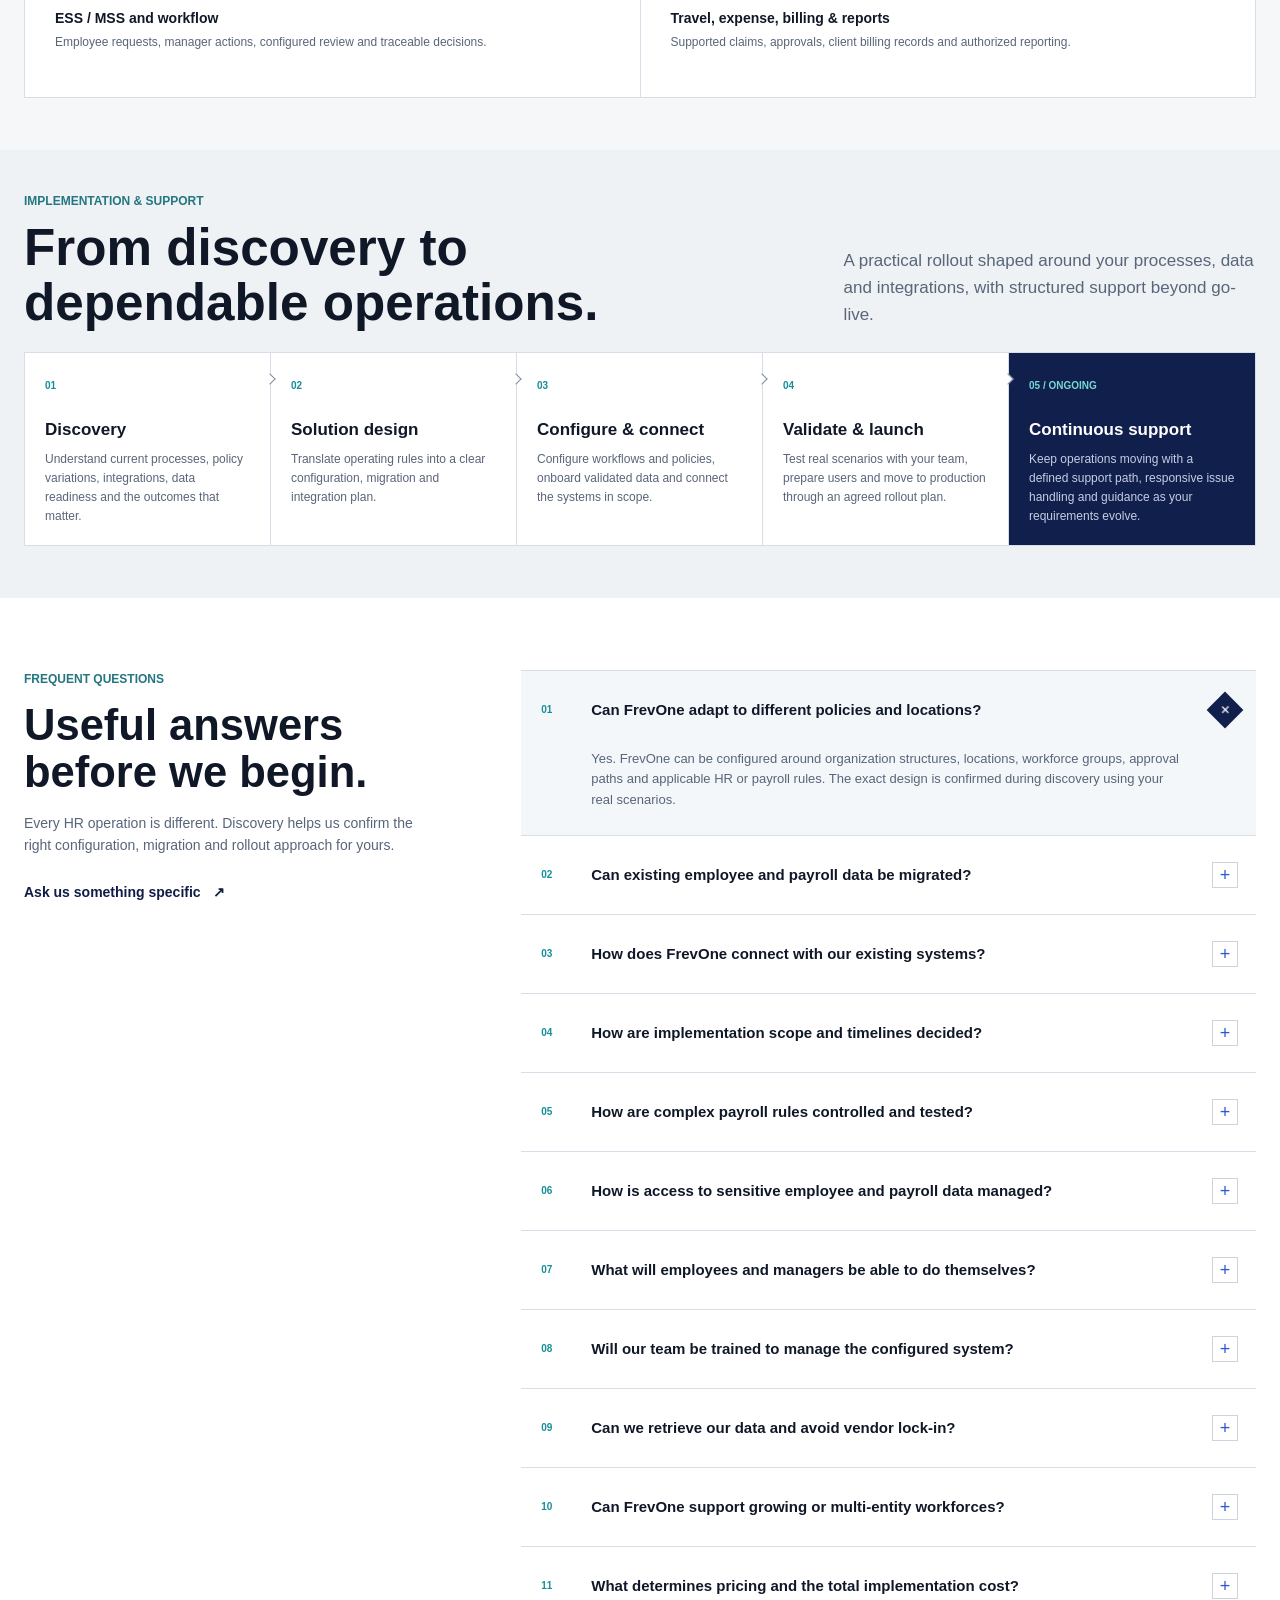
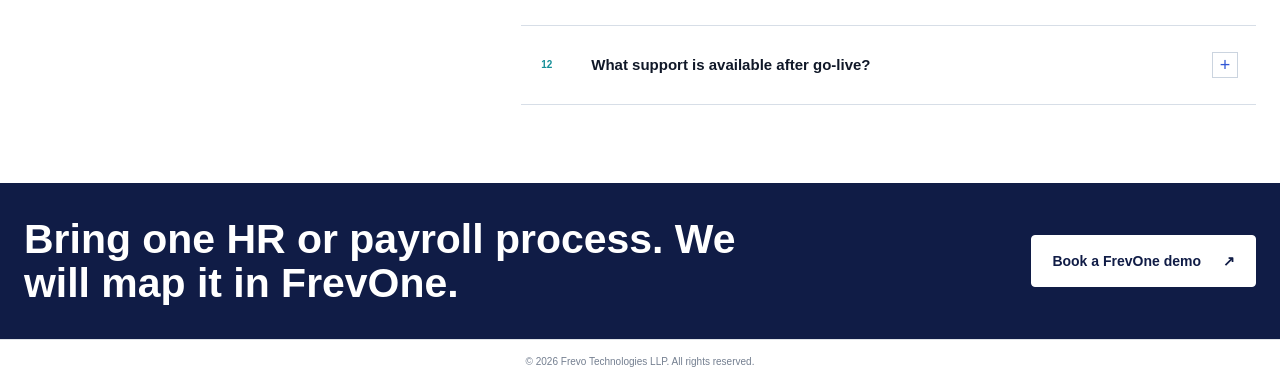
<file: frevone.html>
<!doctype html>
<html lang="en"><head><meta charset="utf-8"><meta name="viewport" content="width=device-width,initial-scale=1"><meta http-equiv="refresh" content="0;url=/products/frevone/"><link rel="canonical" href="/products/frevone/"><link rel="icon" type="image/png" sizes="32x32" href="/assets/frevo-favicon-32.png?v=3"><link rel="icon" type="image/png" sizes="64x64" href="/assets/frevo-favicon-64.png?v=3"><link rel="apple-touch-icon" sizes="180x180" href="/assets/frevo-touch-icon.png?v=3"><title>FrevOne</title><script>location.replace('/products/frevone/');</script></head><body><a href="/products/frevone/">Open FrevOne</a></body></html>
</file>
<file: styles.css>
:root{--ink:#101828;--muted:#596579;--paper:#f7f8fa;--white:#fff;--line:#dfe3e8;--navy:#101c46;--blue:#3157d5;--cyan:#16a6b6;--mint:#bfece2;--lime:#d8ef98;--amber:#f2bd5b;--danger:#c74444;--radius:8px;--shadow:0 20px 60px rgba(16,24,40,.1);--max:1240px}
*{box-sizing:border-box}html{scroll-behavior:smooth;overflow-x:clip}body{margin:0;color:var(--ink);background:var(--paper);font-family:Inter,"Segoe UI",Arial,sans-serif;font-size:16px;line-height:1.6;letter-spacing:0}a{color:inherit;text-decoration:none}button,input,select{font:inherit}button{color:inherit}img{max-width:100%;display:block}.skip-link{position:fixed;left:16px;top:-60px;z-index:100;padding:10px 14px;background:var(--ink);color:#fff}.skip-link:focus{top:12px}.site-header{height:82px;padding:0 max(24px,calc((100vw - var(--max))/2));display:flex;align-items:center;gap:36px;position:sticky;top:0;z-index:50;background:rgba(247,248,250,.9);border-bottom:1px solid rgba(16,24,40,.09);backdrop-filter:blur(18px)}.brand{width:174px;flex:none}.brand img{width:100%;height:auto}.main-nav{display:flex;gap:32px;margin-left:auto}.main-nav a{font-weight:650;font-size:14px;color:#3f4a60;position:relative}.main-nav a:after{content:"";position:absolute;left:0;bottom:-8px;width:100%;height:2px;background:var(--blue);transform:scaleX(0);transform-origin:left;transition:transform .25s}.main-nav a:hover:after,.main-nav a:focus-visible:after{transform:scaleX(1)}.button{display:inline-flex;align-items:center;justify-content:space-between;gap:22px;min-height:52px;padding:0 20px;border:1px solid var(--navy);border-radius:4px;background:var(--navy);color:#fff;font-weight:750;font-size:14px;transition:transform .2s,box-shadow .2s,background .2s;cursor:pointer}.button:hover{transform:translateY(-2px);box-shadow:0 10px 25px rgba(16,28,70,.2);background:#17285f}.button-small{min-height:44px;padding:0 16px;gap:14px}.text-link{display:inline-flex;align-items:center;gap:12px;font-weight:750;font-size:14px;color:var(--navy)}.text-link span,.card-link b{transition:transform .2s}.text-link:hover span,.product-card:hover .card-link b{transform:translateX(4px)}.icon-button{display:none}.hero{max-width:var(--max);min-height:720px;margin:auto;padding:86px 24px 72px;display:grid;grid-template-columns:.86fr 1.14fr;gap:54px;align-items:center}.eyebrow,.kicker{font-size:12px;font-weight:800;letter-spacing:.12em;color:#247680;margin:0 0 22px}.eyebrow{display:flex;align-items:center;gap:10px}.eyebrow span{width:8px;height:8px;background:var(--cyan)}h1,h2,h3,p{margin-top:0}h1{font-size:clamp(54px,6vw,88px);line-height:.98;letter-spacing:-.04em;margin-bottom:28px;font-weight:780}h1 em{font-style:normal;color:var(--blue)}.hero-lead{font-size:19px;line-height:1.65;color:var(--muted);max-width:590px;margin-bottom:32px}.button-row{display:flex;align-items:center;gap:28px}.hero-proof{display:flex;gap:30px;margin-top:70px;padding-top:24px;border-top:1px solid var(--line)}.hero-proof div{display:flex;flex-direction:column}.hero-proof strong{font-size:19px;line-height:1.2}.hero-proof span{font-size:11px;color:var(--muted);margin-top:5px}.operations-scene{position:relative;min-height:590px;background:#eef2f6;border:1px solid #d9e0e8;overflow:hidden;isolation:isolate}.operations-scene:before{content:"";position:absolute;inset:0;background-image:linear-gradient(rgba(49,87,213,.06) 1px,transparent 1px),linear-gradient(90deg,rgba(49,87,213,.06) 1px,transparent 1px);background-size:32px 32px;mask-image:linear-gradient(to bottom,black,transparent)}.scene-label{position:absolute;left:22px;top:18px;font-size:10px;font-weight:800;letter-spacing:.13em;color:#536078;display:flex;gap:10px}.scene-label span{color:#8490a5;font-weight:600}.signal,.scene-output,.scene-core{position:absolute;z-index:2;background:#fff;border:1px solid #d9e0e8;box-shadow:0 12px 35px rgba(16,24,40,.08)}.signal{width:142px;padding:12px 14px}.signal i{display:inline-block;width:6px;height:6px;border-radius:50%;background:var(--cyan);margin-right:6px}.signal span{font-size:13px;font-weight:800}.signal small{display:block;color:var(--muted);font-size:10px;margin-top:2px}.signal-a{left:28px;top:82px}.signal-b{left:42px;top:205px}.signal-c{left:24px;top:375px}.signal-d{left:58px;top:500px}.scene-core{left:50%;top:50%;width:154px;height:154px;transform:translate(-50%,-50%);display:grid;place-content:center;text-align:center;border-radius:50%;background:var(--navy);color:#fff;border:9px solid #dce4fa;box-shadow:0 0 0 1px #b7c4e8,0 20px 50px rgba(16,28,70,.28)}.core-mark{margin:auto auto 6px;width:32px;height:32px;display:grid;place-items:center;background:var(--cyan);font-weight:900}.scene-core strong{font-size:13px}.scene-core small{font-size:9px;color:#bec8e5}.scene-output{right:24px;width:142px;padding:13px 14px;border-left:3px solid var(--blue)}.scene-output b{display:block;font-size:12px}.scene-output span{font-size:10px;color:var(--muted)}.output-a{top:96px}.output-b{top:274px}.output-c{top:460px}.scene-lines{position:absolute;inset:0;width:100%;height:100%;z-index:1}.scene-lines path{fill:none;stroke:#7991d6;stroke-width:1.2;stroke-dasharray:6 7;animation:dash 7s linear infinite}.trust-strip{border-top:1px solid var(--line);border-bottom:1px solid var(--line);min-height:76px;display:flex;justify-content:center;align-items:center;gap:0;background:#fff}.trust-strip span{padding:0 28px;border-right:1px solid var(--line);font-size:11px;font-weight:750;text-transform:uppercase;letter-spacing:.08em;color:#687388}.trust-strip span:last-child{border:0}.section{padding:120px max(24px,calc((100vw - var(--max))/2))}.section-heading{max-width:750px;margin-bottom:54px}.section-heading.split{max-width:none;display:grid;grid-template-columns:1.15fr .65fr;gap:90px;align-items:end}.section-heading h2{font-size:clamp(38px,4vw,58px);line-height:1.08;letter-spacing:-.035em;margin-bottom:18px}.section-heading p:not(.kicker){color:var(--muted);font-size:17px}.section-heading.split>p{margin-bottom:8px}.finder{background:#fff}.finder-shell{display:grid;grid-template-columns:.8fr 1.2fr;border:1px solid var(--line);min-height:515px}.choice-list{background:#f2f4f7;padding:18px}.choice-list button{width:100%;height:72px;background:transparent;border:0;border-bottom:1px solid #d8dde5;text-align:left;padding:0 18px;font-weight:700;cursor:pointer;display:flex;align-items:center;gap:22px}.choice-list button span{font-size:10px;color:#8a94a5}.choice-list button[aria-checked="true"]{background:#fff;color:var(--blue);box-shadow:0 5px 20px rgba(16,24,40,.06)}.recommendation{padding:50px 58px;display:flex;flex-direction:column;align-items:flex-start;background:var(--navy);color:#fff;position:relative;overflow:hidden}.recommendation:after{content:"";position:absolute;right:-110px;bottom:-160px;width:390px;height:390px;border:1px solid rgba(255,255,255,.12);border-radius:50%;box-shadow:0 0 0 50px rgba(255,255,255,.025),0 0 0 100px rgba(255,255,255,.02)}.recommendation-top{width:100%;display:flex;justify-content:space-between;font-size:10px;letter-spacing:.12em;color:#a9b5db;z-index:1}.recommendation-product{font-size:13px;font-weight:800;color:#62d3cf;margin:55px 0 13px}.recommendation h3{font-size:32px;line-height:1.2;max-width:560px;margin-bottom:18px;z-index:1}.recommendation-copy{color:#c6cee6;max-width:590px;z-index:1}.recommendation .button{margin-top:20px;background:#fff;color:var(--navy);border-color:#fff;z-index:1}.reset-link{background:transparent;border:0;padding:0;color:inherit;text-decoration:underline;text-underline-offset:4px;font-size:12px;cursor:pointer}.recommendation .reset-link{margin-top:auto;color:#9ba8d0;z-index:1}.product-section{background:#edf1f4}.product-grid{display:grid;grid-template-columns:repeat(3,1fr);gap:18px}.product-card{min-height:500px;background:#fff;border:1px solid #dce1e7;padding:30px;display:flex;flex-direction:column;transition:transform .3s,box-shadow .3s}.product-card:hover{transform:translateY(-6px);box-shadow:var(--shadow)}.product-card-top{display:flex;align-items:center;justify-content:space-between;font-size:10px;letter-spacing:.1em;color:#6c7789}.product-symbol{width:36px;height:36px;display:grid;place-items:center;background:var(--navy);color:#fff;font-size:16px;font-weight:900}.product-card h3{font-size:34px;margin:36px 0 8px}.product-card>p{font-size:14px;color:var(--muted);min-height:92px}.mini-ui{margin:18px 0 28px;background:#f3f5f8;border:1px solid #e0e5eb;padding:18px;min-height:115px}.one-ui>span,.one-ui small{display:block;font-size:10px;color:var(--muted)}.one-ui strong{font-size:26px}.one-ui i{display:block;height:5px;background:#d7dce3;margin:7px 0}.one-ui i b{display:block;width:92%;height:100%;background:var(--cyan)}.desk-ui{display:flex;flex-direction:column;justify-content:space-between}.desk-ui>span{font-size:11px;display:flex;align-items:center;justify-content:space-between}.desk-ui i{width:7px;height:7px;border-radius:50%;background:var(--amber)}.desk-ui b,.desk-ui small{font-size:9px}.desk-ui small{color:var(--muted)}.guard-ui span,.guard-ui small{font-size:10px;color:var(--muted)}.guard-ui div{display:flex;gap:10px;margin:17px 0}.guard-ui i{width:13px;height:13px;border-radius:50%;border:2px solid #c7ced8}.guard-ui i.done{background:var(--cyan);border-color:var(--cyan)}.guard-ui i.active{border-color:var(--amber)}.card-link{font-size:13px;font-weight:800;display:flex;justify-content:space-between;margin-top:auto;border-top:1px solid var(--line);padding-top:20px}.demo-section{background:var(--navy);color:#fff}.demo-section .kicker{color:#6ed3d0}.demo-section .section-heading p:not(.kicker){color:#bdc7df}.policy-demo{display:grid;grid-template-columns:.78fr 1.22fr;background:#fff;color:var(--ink);min-height:480px}.demo-controls{padding:40px;border-right:1px solid var(--line);display:flex;flex-direction:column;gap:19px}.demo-note{background:#eef2f6;padding:12px 14px;font-size:11px;color:#667286}.demo-note span{font-weight:850;color:var(--blue);margin-right:7px}.demo-controls label,.ticket-form>label{display:flex;flex-direction:column;gap:6px;font-size:12px;font-weight:750;color:#4c586b}.demo-controls input,.ticket-form select{width:100%;height:48px;border:1px solid #cdd4dd;padding:0 12px;background:#fff;color:var(--ink)}.client-inputs{display:grid;grid-template-columns:1fr 1fr;gap:12px}.client-inputs label span{display:flex;align-items:center;gap:8px;font-size:11px}.client-inputs input{width:75px}.demo-controls .reset-link{align-self:flex-start;margin-top:auto}.policy-results{padding:45px;display:flex;flex-direction:column;gap:18px;background:#f5f7f9}.time-axis{display:flex;align-items:center;font-size:9px;letter-spacing:.08em;color:#7a8493}.time-axis span{display:flex;flex-direction:column}.time-axis b{font-size:15px;color:var(--ink);letter-spacing:0}.time-axis i{height:1px;background:#aab3c0;flex:1;margin:0 14px;position:relative}.time-axis i:before,.time-axis i:after{content:"";position:absolute;top:-3px;width:7px;height:7px;border-radius:50%;background:var(--blue)}.time-axis i:after{right:0}.policy-results article{background:#fff;border:1px solid var(--line);padding:24px}.policy-results article>div{display:flex;justify-content:space-between;align-items:center}.policy-results article span{font-size:10px;font-weight:850;letter-spacing:.1em}.policy-results article>strong{display:block;margin-top:20px;font-size:19px}.policy-results article p{color:var(--muted);font-size:13px;margin:4px 0 0}.status{font-size:10px;padding:5px 9px;text-transform:uppercase;letter-spacing:.06em}.status-late{background:#f9dfdf;color:#a52c2c}.status-good{background:#d8f0e9;color:#176c58}.story-section{background:#fff}.story{border-top:1px solid var(--line)}.story-tabs{display:grid;grid-template-columns:repeat(4,1fr)}.story-tabs button{height:84px;border:0;border-right:1px solid var(--line);border-bottom:1px solid var(--line);background:#fff;text-align:left;padding:15px 20px;font-weight:750;cursor:pointer}.story-tabs button span{display:block;color:#8791a0;font-size:10px}.story-tabs button[aria-selected="true"]{background:var(--ink);color:#fff;border-color:var(--ink)}.story-panel{display:grid;grid-template-columns:90px 1fr .8fr;gap:42px;align-items:center;padding:55px 34px;background:#f4f6f8}.story-number{font-size:54px;color:#c4cbd4;font-weight:300}.story-product{font-size:10px;font-weight:850;letter-spacing:.1em;color:var(--blue)}.story-panel h3{font-size:28px;margin-bottom:10px}.story-panel>div:nth-child(2)>p:not(.story-product){font-size:14px;color:var(--muted);max-width:540px}.story-panel a{font-size:12px;font-weight:800;color:var(--blue)}.story-visual{padding:26px;background:#fff;border:1px solid var(--line);display:grid}.story-visual span,.story-visual small{font-size:10px;color:var(--muted)}.story-visual strong{font-size:34px}.ticket-section{background:#eef2f5}.ticket-demo{display:grid;grid-template-columns:.8fr 1.2fr;min-height:420px;background:#fff;border:1px solid var(--line)}.ticket-form{padding:38px;border-right:1px solid var(--line);display:flex;flex-direction:column;gap:20px}.ticket-form fieldset{border:0;padding:0;margin:0}.ticket-form legend{font-size:12px;font-weight:750;color:#4c586b;margin-bottom:7px}.priority-options{display:grid;grid-template-columns:repeat(3,1fr);gap:6px}.priority-options input{position:absolute;opacity:0}.priority-options span{display:grid;place-items:center;height:43px;border:1px solid #ccd3dd;font-size:11px;cursor:pointer}.priority-options input:checked+span{background:var(--navy);border-color:var(--navy);color:#fff}.ticket-form .button{margin-top:6px}.ticket-output{background:var(--navy);color:#fff;padding:42px;display:flex;align-items:center;justify-content:center}.ticket-placeholder{text-align:center;color:#aeb9d8}.ticket-placeholder span{display:grid;place-items:center;width:42px;height:42px;border:1px solid #7180ab;margin:auto auto 12px}.ticket-placeholder p{font-size:13px}.ticket-card{width:100%}.ticket-card-top{display:flex;justify-content:space-between;font-size:10px;letter-spacing:.1em;color:#aeb9d8}.ticket-card h3{font-size:30px;margin:40px 0 4px}.ticket-meta{display:grid;grid-template-columns:repeat(3,1fr);gap:1px;background:#45527a;margin:30px 0}.ticket-meta div{background:#182654;padding:15px}.ticket-meta span,.ticket-meta b{display:block;font-size:10px}.ticket-meta span{color:#9facd0;margin-bottom:4px}.lifecycle{display:flex;align-items:center;justify-content:space-between;font-size:10px}.lifecycle i{height:1px;background:#57658e;flex:1;margin:0 10px}.routing-note{font-size:11px;color:#6b7688;margin-top:14px}.services{background:#fff}.service-list{border-top:1px solid var(--line)}.service-list article{display:grid;grid-template-columns:70px .7fr 1fr;gap:30px;align-items:center;min-height:112px;border-bottom:1px solid var(--line);transition:padding .2s,background .2s}.service-list article:hover{padding:0 18px;background:#f5f7f9}.service-list article>span{font-size:10px;color:#8791a0}.service-list h3{font-size:20px;margin:0}.service-list p{font-size:13px;color:var(--muted);margin:0}.company{background:var(--navy);color:#fff;display:grid;grid-template-columns:1.1fr .9fr;gap:100px}.company h2{font-size:clamp(42px,5vw,70px);line-height:1.07;letter-spacing:-.04em}.company h2 em{font-style:normal;color:#62d3cf}.company-copy{align-self:end;color:#c2cbe2}.company-copy .text-link{color:#fff;margin-top:18px}.contact{padding:90px max(24px,calc((100vw - var(--max))/2));display:flex;justify-content:space-between;align-items:end;background:#37b8b4;color:#0c2d3a}.contact h2{font-size:clamp(38px,4vw,58px);line-height:1.08;margin-bottom:0}.contact .kicker{color:#124e58}.contact-actions{display:flex;flex-direction:column;align-items:flex-end;gap:14px}.button-light{background:#fff;color:var(--navy);border-color:#fff}.contact-actions>a:last-child{font-size:13px;font-weight:800}footer{padding:50px max(24px,calc((100vw - var(--max))/2));background:#fff;display:grid;grid-template-columns:190px 1fr auto;gap:34px;align-items:center;border-top:1px solid var(--line)}.footer-brand img{width:160px}footer p{font-size:12px;color:var(--muted);margin:0}footer nav{display:flex;gap:20px;font-size:11px;font-weight:750}footer small{grid-column:1/-1;color:#8b94a2;font-size:10px;border-top:1px solid var(--line);padding-top:18px}

/* Product pages */
.product-page .site-header{position:relative}.product-hero{padding:90px max(24px,calc((100vw - var(--max))/2)) 72px;display:grid;grid-template-columns:.92fr 1.08fr;gap:70px;align-items:center;min-height:660px}.product-hero h1{font-size:clamp(52px,6vw,82px)}.product-hero-copy>p:not(.kicker){font-size:18px;color:var(--muted);max-width:590px}.product-chip{display:inline-flex;margin-top:30px;padding:9px 12px;background:#e7ebf2;font-size:11px;font-weight:750}.interface-scene{background:#e8edf2;border:1px solid #d5dce5;padding:18px;box-shadow:var(--shadow)}.mock-window{background:#fff;min-height:390px;border:1px solid #dce1e7}.mock-bar{height:45px;border-bottom:1px solid var(--line);display:flex;align-items:center;gap:6px;padding:0 14px}.mock-bar i{width:7px;height:7px;border-radius:50%;background:#c7cdd6}.mock-layout{display:grid;grid-template-columns:100px 1fr;min-height:345px}.mock-nav{background:var(--navy);padding:20px 12px}.mock-nav span{display:block;height:7px;background:#4d5980;margin-bottom:15px}.mock-nav span:first-child{background:#62d3cf}.mock-main{padding:22px}.mock-main>span{font-size:10px;color:var(--muted)}.mock-main h3{font-size:22px;margin:4px 0 18px}.metric-row{display:grid;grid-template-columns:repeat(3,1fr);gap:8px}.metric-row div{padding:12px;background:#f1f4f7}.metric-row b,.metric-row small{display:block}.metric-row b{font-size:18px}.metric-row small{font-size:8px;color:var(--muted)}.mock-table{margin-top:15px}.mock-table p{display:grid;grid-template-columns:1fr .7fr .5fr;padding:10px;margin:0;border-bottom:1px solid var(--line);font-size:9px}.workflow-section{background:#fff}.workflow{display:grid;grid-template-columns:repeat(5,1fr);border-top:1px solid var(--line);border-bottom:1px solid var(--line)}.workflow article{padding:26px 18px;border-right:1px solid var(--line);min-height:200px}.workflow article:last-child{border:0}.workflow span{font-size:10px;color:var(--blue);font-weight:850}.workflow h3{font-size:17px;margin:26px 0 7px}.workflow p{font-size:11px;color:var(--muted)}.feature-band{background:#eef2f5}.feature-grid{display:grid;grid-template-columns:repeat(3,1fr);gap:1px;background:#d9dfe6;border:1px solid #d9dfe6}.feature-grid article{background:#fff;padding:28px;min-height:180px}.feature-grid h3{font-size:17px}.feature-grid p{font-size:12px;color:var(--muted)}.feature-grid span{font-size:11px;font-weight:800;color:var(--blue)}.screenshot-section{background:#fff}.screenshot-frame{background:#e9edf2;padding:18px;border:1px solid var(--line)}.screenshot-frame img{width:100%;max-height:660px;object-fit:contain;background:#fff}.page-cta{padding:90px max(24px,calc((100vw - var(--max))/2));background:var(--navy);color:#fff;display:flex;justify-content:space-between;align-items:center}.page-cta h2{font-size:clamp(34px,4vw,56px);max-width:730px;margin:0}.page-cta .button{background:#fff;color:var(--navy);border-color:#fff}.back-link{font-size:13px;font-weight:750}.guard-page .product-hero{background:#101924;color:#fff}.guard-page .product-hero-copy>p:not(.kicker){color:#bac4d1}.guard-page .interface-scene{background:#182a35;border-color:#33444e}.guard-page .mock-nav{background:#121c25}.guard-page .mock-main{background:#f8fafb;color:var(--ink)}

/* Interactive product module maps */
.hero{grid-template-columns:.72fr 1.28fr;gap:46px;max-width:1360px}.flow-showcase{position:relative;min-height:650px;background:#eef2f6;border:1px solid #d9e0e8;padding:20px;overflow:hidden}.showcase-topline{display:flex;justify-content:space-between;gap:18px;font-size:9px;font-weight:800;letter-spacing:.12em;color:#536078}.showcase-topline small{font-weight:600;letter-spacing:0;color:#7b8799}.showcase-products{display:grid;grid-template-columns:repeat(3,1fr);gap:1px;background:#d4dae3;margin:15px 0 20px}.showcase-products button,.showcase-chapters button{border:0;background:#fff;cursor:pointer;font-size:11px;font-weight:800}.showcase-products button{height:42px}.showcase-products button[aria-selected="true"]{background:var(--navy);color:#fff}.showcase-heading{display:grid;grid-template-columns:1fr .9fr;gap:24px;align-items:end}.showcase-heading span{font-size:9px;font-weight:850;letter-spacing:.1em;color:var(--blue)}.showcase-heading h2{font-size:26px;line-height:1.1;margin:5px 0 0}.showcase-heading p{font-size:11px;color:var(--muted);margin:0}.showcase-chapters{display:flex;gap:6px;margin:18px 0 14px;overflow:auto}.showcase-chapters button{padding:8px 12px;border:1px solid #d4dae3;white-space:nowrap}.showcase-chapters button[aria-selected="true"]{border-color:var(--blue);background:#e9eefc;color:#2449bd}.module-map{display:grid;grid-template-columns:repeat(3,1fr);gap:8px;min-height:198px;align-content:start}.module-card{position:relative;min-height:90px;padding:12px;text-align:left;background:#fff;border:1px solid #d8dee7;cursor:pointer;transition:border-color .2s,transform .2s,box-shadow .2s}.module-card:after{content:"";position:absolute;left:50%;bottom:-8px;width:1px;height:8px;background:#aab4c4}.module-card:nth-child(3n):after,.module-card:last-child:after{display:none}.module-card small{display:block;font-size:8px;font-weight:800;letter-spacing:.08em;color:#8a95a6}.module-card strong{display:block;font-size:12px;line-height:1.2;margin:5px 0}.module-card span{display:block;font-size:9px;line-height:1.3;color:#687488}.module-card.is-source{border-color:var(--amber);box-shadow:inset 3px 0 var(--amber)}.module-card.is-destination{border-color:var(--cyan);box-shadow:inset 3px 0 var(--cyan)}.module-card.is-changed{background:#e8f6f2}.module-card:hover{transform:translateY(-2px);box-shadow:0 8px 20px rgba(16,24,40,.08)}.packet-lane{height:42px;margin-top:10px;display:grid;grid-template-columns:auto 1fr auto 1fr auto;align-items:center;gap:8px;padding:0 10px;background:#fff;border:1px solid #d8dee7;font-size:9px}.packet-lane>span{font-weight:800}.packet-lane i{height:1px;background:#aab5c5;position:relative;overflow:visible}.packet-lane i:after{content:"";position:absolute;right:0;top:-3px;border-left:5px solid #64728a;border-top:3px solid transparent;border-bottom:3px solid transparent}.packet-lane i b{position:absolute;top:-4px;left:0;width:8px;height:8px;background:var(--blue);border-radius:50%}.flow-showcase.is-playing .packet-lane i b{animation:packetMove 1.2s ease-in-out both}.packet-label{font-size:9px;color:var(--blue);text-align:center}.flow-result{display:flex;gap:12px;align-items:baseline;padding:10px 12px;background:var(--navy);color:#fff}.flow-result span{font-size:8px;font-weight:850;letter-spacing:.09em;color:#6ed3d0;white-space:nowrap}.flow-result p{font-size:10px;margin:0}.showcase-footer{display:grid;grid-template-columns:auto 1fr auto;align-items:center;gap:16px;margin-top:12px}.flow-controls{display:flex;gap:4px}.flow-controls button{height:30px;padding:0 10px;border:1px solid #c8d0dc;background:#fff;font-size:9px;font-weight:800;cursor:pointer}.flow-controls button:disabled{opacity:.4;cursor:not-allowed}.flow-progress{font-size:9px;color:#6f7b8e}.flow-cta{font-size:10px;font-weight:850;color:var(--blue)}.module-detail{position:absolute;inset:auto 20px 20px 20px;z-index:4;background:var(--navy);color:#fff;padding:22px;box-shadow:var(--shadow);transform:translateY(calc(100% + 25px));transition:transform .3s}.module-detail.open{transform:none}.module-detail>button{position:absolute;right:12px;top:10px;border:0;background:transparent;color:#fff;font-size:24px;cursor:pointer}.module-detail>span{font-size:8px;letter-spacing:.1em;color:#6ed3d0}.module-detail h3{font-size:20px;margin:3px 0 5px}.module-detail>p{font-size:10px;color:#c5cee4;max-width:500px}.module-detail dl{display:grid;grid-template-columns:1fr 1fr;gap:8px;margin:12px 0 0}.module-detail dl div{padding:9px;background:#172757}.module-detail dt{font-size:8px;color:#8fa0ce}.module-detail dd{font-size:9px;margin:2px 0 0}.scenario-grid{display:grid;grid-template-columns:repeat(2,1fr);gap:1px;background:var(--line);border:1px solid var(--line)}.scenario-grid a{background:#fff;padding:30px;min-height:230px;display:flex;flex-direction:column;transition:background .2s,transform .2s}.scenario-grid a:hover{background:#f1f4f7}.scenario-grid span{font-size:9px;font-weight:850;letter-spacing:.1em;color:var(--blue)}.scenario-grid h3{font-size:24px;margin:24px 0 8px}.scenario-grid p{font-size:13px;color:var(--muted)}.scenario-grid b{font-size:11px;margin-top:auto}.module-explorer-section{background:#eef2f5}.page-module-explorer{background:#fff;border:1px solid var(--line);padding:28px}.page-module-explorer .showcase-heading{margin-bottom:18px}.page-module-explorer .module-map{grid-template-columns:repeat(4,1fr);min-height:auto}.page-module-explorer .module-card{min-height:120px}.page-module-explorer .packet-lane{margin-top:18px}.page-module-explorer .flow-result{min-height:48px}.page-module-explorer .module-inspector{display:grid;grid-template-columns:.7fr 1fr 1fr;gap:1px;margin-top:16px;background:var(--line);border:1px solid var(--line)}.module-inspector>div{padding:18px;background:#f7f8fa}.module-inspector span{display:block;font-size:8px;font-weight:850;letter-spacing:.1em;color:#778295}.module-inspector strong{font-size:15px}.module-inspector p{font-size:11px;color:var(--muted);margin:5px 0 0}.page-module-explorer .showcase-footer{margin-top:16px}
@keyframes packetMove{0%{left:0;opacity:0}15%{opacity:1}85%{opacity:1}100%{left:calc(100% - 8px);opacity:0}}
.reveal{opacity:1;transform:none}.motion-ready .reveal{opacity:0;transform:translateY(22px);transition:opacity .7s ease,transform .7s ease}.motion-ready .reveal.in-view{opacity:1;transform:none}@keyframes dash{to{stroke-dashoffset:-80px}}:focus-visible{outline:3px solid #efad2f;outline-offset:3px}
@media(max-width:900px){.site-header{height:72px;padding:0 20px}.brand{width:148px}.header-cta{display:none}.icon-button{display:flex;margin-left:auto;width:42px;height:42px;border:1px solid var(--line);background:#fff;align-items:center;justify-content:center;flex-direction:column;gap:6px}.icon-button span{width:18px;height:2px;background:var(--ink)}.main-nav{display:none;position:absolute;top:71px;left:0;right:0;background:#fff;padding:22px;box-shadow:0 20px 30px rgba(16,24,40,.12);flex-direction:column;gap:0}.main-nav.open{display:flex}.main-nav a{padding:14px;border-bottom:1px solid var(--line)}.hero,.product-hero{grid-template-columns:1fr;padding-top:60px}.hero{min-height:auto}.operations-scene{min-height:560px}.trust-strip{overflow:auto;justify-content:flex-start}.trust-strip span{white-space:nowrap}.section{padding-top:84px;padding-bottom:84px}.section-heading.split{grid-template-columns:1fr;gap:18px}.product-grid{grid-template-columns:1fr}.product-card{min-height:430px}.finder-shell,.policy-demo,.ticket-demo,.company{grid-template-columns:1fr}.demo-controls,.ticket-form{border-right:0;border-bottom:1px solid var(--line)}.story-panel{grid-template-columns:60px 1fr}.story-visual{grid-column:2}.workflow{grid-template-columns:repeat(2,1fr)}.feature-grid{grid-template-columns:repeat(2,1fr)}.contact{align-items:flex-start;flex-direction:column;gap:35px}.contact-actions{align-items:flex-start}.page-cta{align-items:flex-start;flex-direction:column;gap:30px}footer{grid-template-columns:1fr}footer nav{flex-wrap:wrap}.flow-showcase{min-height:670px}.page-module-explorer .module-map{grid-template-columns:repeat(3,1fr)}.scenario-grid{grid-template-columns:1fr 1fr}}
@media(max-width:600px){h1{font-size:50px}.hero{padding-left:18px;padding-right:18px}.hero-proof{gap:14px;justify-content:space-between}.hero-proof strong{font-size:15px}.hero-proof span{font-size:9px}.operations-scene{min-height:470px}.signal{width:105px;padding:8px}.signal-b{top:175px}.signal-c{top:310px}.signal-d{top:400px;left:35px}.scene-output{right:10px;width:110px}.output-a{top:70px}.output-b{top:215px}.output-c{top:375px}.scene-core{width:125px;height:125px}.section{padding-left:18px;padding-right:18px}.section-heading h2{font-size:38px}.choice-list{padding:8px}.choice-list button{height:60px;padding:0 10px}.recommendation{padding:36px 25px;min-height:440px}.recommendation h3{font-size:26px}.client-inputs{grid-template-columns:1fr}.policy-results{padding:24px 16px}.story-tabs{grid-template-columns:repeat(2,1fr)}.story-panel{grid-template-columns:1fr;padding:32px 20px}.story-number{font-size:35px}.story-visual{grid-column:auto}.service-list article{grid-template-columns:40px 1fr;padding:20px 0}.service-list article p{grid-column:2}.company{gap:32px}.contact{padding-left:18px;padding-right:18px}.workflow,.feature-grid{grid-template-columns:1fr}.product-hero{padding-left:18px;padding-right:18px}.mock-layout{grid-template-columns:70px 1fr}.metric-row{grid-template-columns:1fr}.metric-row div:nth-child(n+2){display:none}.page-cta{padding-left:18px;padding-right:18px}footer{padding-left:18px;padding-right:18px}.flow-showcase{padding:14px;min-height:760px;scroll-margin-top:76px}.showcase-topline small{display:none}.showcase-heading{grid-template-columns:1fr}.showcase-heading p{min-height:32px}.showcase-chapters{display:grid;grid-template-columns:1fr;overflow:visible}.showcase-chapters button{text-align:left}.module-map,.page-module-explorer .module-map{grid-template-columns:repeat(2,minmax(0,1fr));min-height:auto}.module-card{min-height:100px}.packet-lane{grid-template-columns:1fr auto 1fr;height:auto;min-height:58px;padding:8px}.packet-lane i{display:none}.packet-label{grid-row:2;grid-column:1/-1}.packet-source{text-align:left}.packet-destination{text-align:right}.showcase-footer{grid-template-columns:1fr auto}.flow-cta{grid-column:1/-1}.module-detail{inset:auto 14px 14px 14px}.module-detail dl{grid-template-columns:1fr}.scenario-grid{grid-template-columns:1fr}.page-module-explorer{padding:14px}.page-module-explorer .module-card{min-height:110px}.page-module-explorer .module-inspector{grid-template-columns:1fr}.page-module-explorer .showcase-footer{grid-template-columns:1fr auto}}
@media(prefers-reduced-motion:reduce){html{scroll-behavior:auto}.reveal{opacity:1;transform:none;transition:none}.scene-lines path{animation:none}*,*:before,*:after{animation-duration:.01ms!important;animation-iteration-count:1!important;transition-duration:.01ms!important}}
</file>
<file: flow-themes.css>
/* Product-specific visual languages for the shared flow engine. */
.visually-hidden {
  position: absolute;
  width: 1px;
  height: 1px;
  padding: 0;
  margin: -1px;
  overflow: hidden;
  clip: rect(0, 0, 0, 0);
  white-space: nowrap;
  border: 0;
}

.product-switcher {
  display: flex;
  align-items: center;
  justify-content: space-between;
  gap: 20px;
  margin: 15px 0 20px;
  padding: 12px 14px;
  border: 1px solid #d4dae3;
  background: #fff;
}

.product-switcher-copy {
  display: flex;
  flex-direction: column;
}

.product-switcher-copy span {
  color: var(--blue);
  font-size: 7px;
  font-weight: 850;
  letter-spacing: .1em;
}

.product-switcher-copy strong {
  font-size: 12px;
}

.product-switcher-controls {
  display: grid;
  grid-template-columns: 34px minmax(150px, 200px) 34px;
  gap: 5px;
}

.product-switcher-controls label,
.product-switcher-controls select {
  width: 100%;
}

.product-switcher-controls select,
.product-arrow {
  height: 34px;
  border: 1px solid #c9d1dc;
  border-radius: 0;
  background: #f7f8fa;
  color: var(--ink);
  font-size: 10px;
  font-weight: 800;
}

.product-switcher-controls select {
  padding: 0 32px 0 11px;
  cursor: pointer;
}

.product-arrow {
  display: grid;
  place-items: center;
  padding: 0;
  cursor: pointer;
}

.product-arrow:hover {
  border-color: var(--blue);
  background: var(--navy);
  color: #fff;
}

@media (min-width: 901px) {
  .hero {
    grid-template-columns: 1fr;
    gap: 48px;
    padding-top: 68px;
  }

  .hero-copy {
    display: grid;
    grid-template-columns: 1.05fr .95fr;
    column-gap: 90px;
    align-items: end;
  }

  .hero-copy .eyebrow {
    grid-column: 1 / -1;
  }

  .hero-copy h1 {
    grid-column: 1;
    grid-row: 2 / 5;
    margin-bottom: 0;
  }

  .hero-copy .hero-lead {
    grid-column: 2;
    grid-row: 2;
    margin-bottom: 22px;
  }

  .hero-copy .button-row {
    grid-column: 2;
    grid-row: 3;
  }

  .hero-copy .hero-proof {
    grid-column: 2;
    grid-row: 4;
    margin-top: 30px;
  }

  .flow-showcase {
    width: 100%;
    min-height: 710px;
    padding: 28px;
  }

  .flow-showcase .showcase-heading {
    grid-template-columns: 1fr 1fr;
  }

  .flow-showcase.flow-layout-frevone .module-map {
    height: 390px;
  }

  .flow-showcase.flow-layout-frevdesk .module-map {
    grid-template-columns: repeat(4, 1fr);
  }
}

.showcase-chapters button {
  display: flex;
  align-items: center;
  gap: 8px;
}

.showcase-chapters button small {
  color: #8792a4;
  font-size: 7px;
  letter-spacing: .08em;
}

.showcase-chapters button span {
  font-size: 10px;
}

.showcase-chapters button[aria-selected="true"] small {
  color: #2449bd;
}

.page-module-explorer.is-playing .packet-lane i b {
  animation: packetMove 1.2s ease-in-out both;
}

/* FrevOne: a circular workforce lifecycle. */
.flow-layout-frevone .module-map {
  position: relative;
  display: block;
  height: 330px;
  min-height: 330px;
  overflow: hidden;
  border: 1px solid #d6deea;
  background: #f8fafc;
}

.flow-layout-frevone .module-map::before,
.flow-layout-frevone .module-map::after {
  position: absolute;
  left: 50%;
  top: 50%;
  content: "";
  transform: translate(-50%, -50%);
  border: 1px solid #d8e0ec;
  border-radius: 50%;
}

.flow-layout-frevone .module-map::before {
  width: 72%;
  height: 76%;
}

.flow-layout-frevone .module-map::after {
  width: 43%;
  height: 48%;
  border-style: dashed;
}

.flow-layout-frevone .module-card {
  position: absolute;
  z-index: 3;
  left: var(--x);
  top: var(--y);
  width: clamp(125px, 20%, 176px);
  min-height: 76px;
  padding: 10px;
  transform: translate(-50%, -50%);
  box-shadow: 0 7px 18px rgba(16, 24, 40, .06);
}

.flow-layout-frevone .module-card::after {
  display: none;
}

.flow-layout-frevone .module-card span {
  font-size: 8px;
}

.flow-layout-frevone .module-card:hover {
  transform: translate(-50%, -54%);
}

.flow-layout-frevone .orbit-core {
  position: absolute;
  z-index: 2;
  left: 50%;
  top: 50%;
  width: 112px;
  height: 112px;
  transform: translate(-50%, -50%);
  border-radius: 50%;
  background: var(--navy);
  color: #fff;
  display: flex;
  flex-direction: column;
  align-items: center;
  justify-content: center;
  box-shadow: 0 0 0 9px #dfe7f6;
}

.flow-layout-frevone .orbit-core small {
  color: #6ed3d0;
  font-size: 7px;
  letter-spacing: .1em;
}

.flow-layout-frevone .orbit-core strong {
  margin: 3px 0;
  font-size: 15px;
}

.flow-layout-frevone .orbit-core span {
  color: #bec8e2;
  font-size: 8px;
}

.module-links {
  position: absolute;
  z-index: 1;
  inset: 0;
  width: 100%;
  height: 100%;
}

.module-links g line {
  stroke: #a8b6cb;
  stroke-width: 1.2;
  stroke-dasharray: 6 7;
}

.active-module-link {
  stroke: var(--blue);
  stroke-width: 3;
  stroke-dasharray: 12 9;
}

.is-playing.flow-layout-frevone .active-module-link {
  animation: orbit-route 1.4s linear infinite;
}

.flow-layout-frevone .orbit-line-caption {
  position: absolute;
  z-index: 4;
  width: min(190px, 25%);
  padding: 8px 10px;
  transform: translate(-50%, -50%);
  border: 1px solid #b8c5d9;
  background: rgba(255, 255, 255, .96);
  box-shadow: 0 8px 22px rgba(16, 24, 40, .12);
  pointer-events: none;
}

.flow-layout-frevone .orbit-line-caption small,
.flow-layout-frevone .orbit-line-caption strong,
.flow-layout-frevone .orbit-line-caption span {
  display: block;
}

.flow-layout-frevone .orbit-line-caption small {
  color: #66758b;
  font-size: 7px;
  font-weight: 850;
  letter-spacing: .1em;
}

.flow-layout-frevone .orbit-line-caption strong {
  margin: 3px 0 2px;
  color: var(--blue);
  font-size: 10px;
  line-height: 1.2;
}

.flow-layout-frevone .orbit-line-caption span {
  color: #344054;
  font-size: 8px;
  line-height: 1.3;
}

.flow-layout-frevone .orbit-line-caption.is-updating {
  animation: orbit-caption-in .7s ease both;
}

.flow-layout-frevone > .flow-controls,
.flow-layout-frevone .flow-controls,
.flow-layout-frevone > .packet-lane,
.flow-layout-frevone > .flow-result {
  display: none;
}

.flow-layout-frevone .showcase-footer {
  grid-template-columns: 1fr auto;
}

.page-module-explorer.flow-layout-frevone .module-map {
  height: 390px;
}

/* FrevDesk and FrevGuard: module-owned swimlanes with a shared handoff corridor. */
.flow-layout-frevdesk .module-map,
.flow-layout-frevguard .module-map {
  position: relative;
  display: block;
  height: 360px;
  min-height: 360px;
  overflow: hidden;
}

.flow-layout-frevdesk .module-map {
  height: 500px;
  min-height: 500px;
  border: 1px solid #cbd6e5;
  border-left: 4px solid var(--blue);
  background: #edf2f8;
}

.flow-layout-frevguard .module-map {
  border: 1px solid #2d424e;
  background: #101b25;
}

.swimlane-grid {
  position: absolute;
  z-index: 2;
  inset: 12px 12px 105px;
  display: grid;
  grid-template-columns: repeat(var(--lane-count), minmax(0, 1fr));
  gap: 7px;
}

.swimlane-grid .module-card {
  position: relative;
  min-width: 0;
  min-height: 0;
  padding: 12px 9px 10px;
  overflow: hidden;
}

.swimlane-grid .module-card::after {
  display: none;
}

.swimlane-grid .module-card:not(.process-lane) > strong {
  min-height: 29px;
}

.swimlane-grid .module-card:not(.process-lane) > span {
  min-height: 31px;
  display: -webkit-box;
  overflow: hidden;
  -webkit-box-orient: vertical;
  -webkit-line-clamp: 2;
}

.lane-process {
  display: grid;
  gap: 3px;
  margin-top: 9px;
  padding-top: 8px;
  border-top: 1px solid #d8e0eb;
  text-align: left;
}

.lane-process em {
  color: #738096;
  font-size: 6px;
  font-style: normal;
  font-weight: 850;
  letter-spacing: .09em;
}

.lane-process b {
  display: -webkit-box;
  overflow: hidden;
  color: #344054;
  font-size: 7px;
  font-weight: 650;
  line-height: 1.25;
  -webkit-box-orient: vertical;
  -webkit-line-clamp: 2;
}

.flow-layout-frevdesk .process-lane-grid {
  inset: 12px 12px 108px;
  gap: 10px;
}

.flow-layout-frevdesk .process-lane {
  display: block;
  padding: 0;
  overflow: visible;
  border: 1px solid #b9c7da;
  background: rgba(255, 255, 255, .5);
}

.flow-layout-frevdesk .process-lane.is-source {
  border-color: var(--amber);
  box-shadow: inset 0 3px var(--amber);
}

.flow-layout-frevdesk .process-lane.is-destination,
.flow-layout-frevdesk .process-lane.is-changed {
  border-color: var(--cyan);
  background: rgba(232, 247, 245, .72);
  box-shadow: inset 0 3px var(--cyan);
}

.group-heading {
  position: relative;
  z-index: 4;
  display: block;
  min-height: 88px;
  padding: 12px;
  overflow: hidden;
  border-bottom: 1px solid #c8d3e1;
  background: #e5ebf4;
  text-align: left;
}

.group-heading small,
.group-heading strong,
.group-heading > span {
  display: block;
}

.group-heading small {
  color: var(--blue);
  font-size: 7px;
  font-weight: 850;
  letter-spacing: .09em;
}

.group-heading strong {
  margin: 4px 0;
  color: #101828;
  font-size: 13px;
  line-height: 1.2;
}

.group-heading > span {
  color: #5f6c80;
  font-size: 8px;
  line-height: 1.3;
}

.process-lane:nth-child(1) .group-heading { background: #ece8f7; }
.process-lane:nth-child(2) .group-heading { background: #e4eef5; }
.process-lane:nth-child(3) .group-heading { background: #f5edcf; }
.process-lane:nth-child(4) .group-heading { background: #dff1ed; }

.process-lane > .lane-subprocesses {
  position: relative;
  z-index: 4;
  display: flex;
  min-height: 216px;
  padding: 10px 12px 8px;
  flex-direction: column;
  align-items: center;
  gap: 20px;
  text-align: center;
}

.lane-subprocesses em,
.lane-automation em {
  display: block;
  color: #6d7c91;
  font-size: 7px;
  font-style: normal;
  font-weight: 850;
  letter-spacing: .09em;
}

.process-lane .process-box {
  position: relative;
  z-index: 4;
  display: grid;
  width: min(152px, 88%);
  min-height: 40px;
  padding: 7px 9px;
  grid-template-columns: auto 1fr;
  gap: 6px;
  align-items: center;
  border: 1px solid #b9c7da;
  background: #fff;
  box-shadow: 0 3px 8px rgba(16, 24, 40, .06);
  color: #344054;
  text-align: left;
}

.process-box i {
  color: var(--blue);
  font-size: 7px;
  font-style: normal;
  font-weight: 850;
}

.process-box b {
  font-size: 9px;
  line-height: 1.2;
}

.process-box:not(:last-child)::after {
  position: absolute;
  z-index: 1;
  left: 50%;
  bottom: -19px;
  width: 1px;
  height: 18px;
  content: "";
  background: #8293aa;
}

.process-box:not(:last-child)::before {
  position: absolute;
  z-index: 2;
  left: calc(50% - 3px);
  bottom: -20px;
  width: 0;
  height: 0;
  content: "";
  border-top: 5px solid #8293aa;
  border-right: 3px solid transparent;
  border-left: 3px solid transparent;
}

.lane-automation {
  position: relative;
  z-index: 4;
  display: block;
  margin: 0 auto;
  width: calc(100% - 24px);
  min-height: 58px;
  padding: 8px 9px;
  border: 1px solid #74c9c5;
  border-left: 4px solid var(--cyan);
  background: #e7f5f3;
  text-align: left;
}

.lane-automation em {
  color: #16716f;
}

.lane-automation b {
  display: block;
  margin-top: 3px;
  color: #173b40;
  font-size: 8px;
  font-weight: 750;
  line-height: 1.3;
}

.swimlane-links g line,
.swimlane-links g path {
  stroke: #9babbe;
  stroke-width: 1;
  stroke-dasharray: 4 7;
  fill: none;
}

.flow-layout-frevdesk .active-module-link {
  stroke: var(--blue);
  fill: none;
}

.process-links {
  z-index: 3;
  pointer-events: none;
}

.route-dot {
  fill: var(--blue);
  stroke: #fff;
  stroke-width: 3;
}

.flow-layout-frevdesk:not(.is-playing) .route-dot {
  display: none;
}

.is-playing.flow-layout-frevdesk .process-lane.is-source .process-box,
.is-playing.flow-layout-frevdesk .process-lane.is-source .lane-automation,
.is-playing.flow-layout-frevdesk .process-lane.is-destination .process-box:first-of-type {
  animation: process-node-pulse 3.8s ease-in-out infinite;
}

.is-playing.flow-layout-frevdesk .process-lane.is-source .process-box:nth-of-type(2) {
  animation-delay: .65s;
}

.is-playing.flow-layout-frevdesk .process-lane.is-source .process-box:nth-of-type(3) {
  animation-delay: 1.3s;
}

.is-playing.flow-layout-frevdesk .process-lane.is-source .lane-automation {
  animation-delay: 1.95s;
}

.route-line-caption {
  position: absolute;
  z-index: 4;
  width: min(224px, 25%);
  padding: 8px 10px;
  transform: translate(-50%, -50%);
  border: 1px solid #aabbd3;
  background: rgba(255, 255, 255, .97);
  box-shadow: 0 8px 22px rgba(16, 24, 40, .13);
  pointer-events: none;
}

.route-line-caption small,
.route-line-caption strong,
.route-line-caption span {
  display: block;
}

.route-line-caption small {
  color: #68778d;
  font-size: 7px;
  font-weight: 850;
  letter-spacing: .1em;
}

.route-line-caption strong {
  margin: 3px 0 2px;
  color: var(--blue);
  font-size: 10px;
  line-height: 1.2;
}

.route-line-caption span {
  color: #344054;
  font-size: 8px;
  line-height: 1.3;
}

.route-line-caption.is-updating {
  animation: route-caption-in .7s ease both;
}

.flow-layout-frevdesk .module-card small {
  color: var(--blue);
}

.flow-layout-frevdesk .module-card.is-source {
  border-color: var(--amber);
  box-shadow: inset 0 3px var(--amber);
}

.flow-layout-frevdesk .module-card.is-destination,
.flow-layout-frevdesk .module-card.is-changed {
  border-color: var(--cyan);
  background: #e8f7f5;
  box-shadow: inset 0 3px var(--cyan);
}

.flow-layout-frevguard .swimlane-grid .module-card {
  border: 1px solid #344b57;
  background: #182a34;
  color: #fff;
  box-shadow: none;
}

.flow-layout-frevguard .module-card small {
  color: var(--amber);
}

.flow-layout-frevguard .module-card > span,
.flow-layout-frevguard .lane-process b {
  color: #b8c6ce;
}

.flow-layout-frevguard .lane-process {
  border-color: #344b57;
}

.flow-layout-frevguard .lane-process em {
  color: #7f96a2;
}

.flow-layout-frevguard .swimlane-links g line {
  stroke: #526b77;
}

.flow-layout-frevguard .active-module-link {
  stroke: #50c9c4;
}

.flow-layout-frevguard .route-line-caption {
  border-color: #50c9c4;
  background: #173b40;
  box-shadow: 0 8px 24px rgba(0, 0, 0, .28);
}

.flow-layout-frevguard .route-line-caption small,
.flow-layout-frevguard .route-line-caption strong {
  color: #65d8d3;
}

.flow-layout-frevguard .route-line-caption span {
  color: #e3eeee;
}

.flow-layout-frevguard .module-card.is-source {
  border-color: var(--amber);
  box-shadow: inset 0 3px var(--amber);
}

.flow-layout-frevguard .module-card.is-destination,
.flow-layout-frevguard .module-card.is-changed {
  border-color: #50c9c4;
  background: #173b40;
  box-shadow: inset 0 3px #50c9c4;
}

.flow-layout-frevdesk .flow-controls,
.flow-layout-frevguard .flow-controls,
.flow-layout-frevdesk > .packet-lane,
.flow-layout-frevdesk > .flow-result,
.flow-layout-frevguard > .packet-lane,
.flow-layout-frevguard > .flow-result {
  display: none;
}

.flow-layout-frevdesk .showcase-footer,
.flow-layout-frevguard .showcase-footer {
  grid-template-columns: 1fr auto;
}

.is-playing.flow-layout-frevdesk .active-module-link,
.is-playing.flow-layout-frevguard .active-module-link {
  animation: orbit-route 1.8s linear infinite;
}

@keyframes orbit-route {
  to { stroke-dashoffset: -42; }
}

@keyframes orbit-caption-in {
  from { opacity: .35; transform: translate(-50%, -46%); }
  to { opacity: 1; transform: translate(-50%, -50%); }
}

@keyframes route-caption-in {
  from { opacity: .3; transform: translate(-50%, -42%); }
  to { opacity: 1; transform: translate(-50%, -50%); }
}

@keyframes process-node-pulse {
  0%, 18%, 100% { border-color: #b9c7da; box-shadow: 0 3px 8px rgba(16, 24, 40, .06); }
  9% { border-color: var(--blue); box-shadow: 0 0 0 4px rgba(53, 91, 219, .12); }
}

@keyframes gate-pulse {
  0%, 100% { box-shadow: 0 0 0 0 rgba(80, 201, 196, .45); }
  50% { box-shadow: 0 0 0 7px rgba(80, 201, 196, 0); }
}

@media (max-width: 600px) {
  .product-switcher {
    align-items: stretch;
    flex-direction: column;
    gap: 10px;
  }

  .product-switcher-controls {
    grid-template-columns: 38px minmax(0, 1fr) 38px;
  }

  .product-switcher-controls select,
  .product-arrow {
    height: 40px;
  }

  .showcase-chapters button {
    justify-content: space-between;
  }

  .flow-layout-frevone .module-map,
  .page-module-explorer.flow-layout-frevone .module-map {
    display: grid;
    grid-template-columns: repeat(2, minmax(0, 1fr));
    gap: 8px;
    height: auto;
    min-height: 0;
    padding: 12px;
    overflow: visible;
  }

  .flow-layout-frevone .module-map::before,
  .flow-layout-frevone .module-map::after,
  .flow-layout-frevone .module-links,
  .flow-layout-frevone .orbit-core,
  .flow-layout-frevone .orbit-line-caption {
    display: none;
  }

  .flow-layout-frevone > .packet-lane,
  .flow-layout-frevone > .flow-result {
    display: grid;
  }

  .flow-layout-frevone > .flow-result {
    display: flex;
  }

  .flow-layout-frevone .module-card {
    position: relative;
    left: auto;
    top: auto;
    width: auto;
    min-height: 108px;
    transform: none;
  }

  .flow-layout-frevone .module-card:hover {
    transform: translateY(-2px);
  }

  .flow-layout-frevdesk .module-map,
  .flow-layout-frevguard .module-map {
    height: auto;
    min-height: 0;
    padding: 12px;
    overflow: visible;
  }

  .swimlane-grid {
    position: relative;
    inset: auto;
    grid-template-columns: repeat(2, minmax(0, 1fr));
  }

  .swimlane-links,
  .route-line-caption {
    display: none;
  }

  .flow-layout-frevdesk .module-card,
  .flow-layout-frevguard .module-card {
    min-height: 210px;
  }

  .flow-layout-frevdesk .module-card {
    min-height: 270px;
  }

  .flow-layout-frevdesk > .packet-lane,
  .flow-layout-frevdesk > .flow-result,
  .flow-layout-frevguard > .packet-lane,
  .flow-layout-frevguard > .flow-result {
    display: grid;
  }

  .flow-layout-frevdesk > .flow-result,
  .flow-layout-frevguard > .flow-result {
    display: flex;
  }
}

@media (prefers-reduced-motion: reduce) {
  .flow-layout-frevone .flow-controls,
  .flow-layout-frevdesk .flow-controls,
  .flow-layout-frevguard .flow-controls {
    display: flex;
  }

  .flow-layout-frevone [data-flow-pause],
  .flow-layout-frevone [data-flow-replay],
  .flow-layout-frevdesk [data-flow-pause],
  .flow-layout-frevdesk [data-flow-replay],
  .flow-layout-frevguard [data-flow-pause],
  .flow-layout-frevguard [data-flow-replay] {
    display: none;
  }

  .active-module-link,
  .route-dot,
  .process-box,
  .lane-automation,
  .flow-layout-frevguard .module-card::before {
    animation: none !important;
  }
}
</file>
<file: release.css>
.v2-release {
  --v2-ink: #101828;
  --v2-navy: #111f4d;
  --v2-blue: #3157d5;
  --v2-teal: #168f98;
  --v2-cyan: #65d8d3;
  --v2-paper: #f5f7f9;
  --v2-soft: #eaf0f5;
  --v2-line: #d7dee7;
  --v2-muted: #596579;
  --v2-amber: #e9ac42;
  background: var(--v2-paper);
}

.v2-release *,
.v2-release *::before,
.v2-release *::after {
  letter-spacing: 0;
}
.v2-release :focus-visible {
  outline: 3px solid #f0b64d;
  outline-offset: 3px;
}
.v2-release .site-header {
  height: 72px;
  position: sticky;
  top: 0;
  z-index: 50;
  background: rgba(255, 255, 255, 0.94);
  transition:
    height 0.22s ease,
    box-shadow 0.22s ease,
    background 0.22s ease;
}
.v2-release .site-header.is-compact {
  height: 58px;
  background: rgba(255, 255, 255, 0.97);
  box-shadow: 0 8px 24px rgba(18, 34, 60, 0.1);
}
.v2-release .brand {
  width: 154px;
  transition: width 0.22s ease;
}
.v2-release .site-header.is-compact .brand {
  width: 132px;
}

.frevo-signature {
  display: none;
}

html.signature-pending,
html.signature-pending body {
  overflow: hidden;
}

html.signature-pending .site-header .brand {
  opacity: 0;
}

html.signature-pending .frevo-signature {
  position: fixed;
  inset: 0;
  z-index: 999;
  display: grid;
  place-items: center;
  overflow: hidden;
  background: #f7f8fa;
  color: #17224b;
}

.frevo-signature-lockup {
  width: min(72vw, 270px);
  display: grid;
  justify-items: center;
  transform: translateY(-3vh);
}

.frevo-signature-logo {
  width: 100%;
  height: auto;
  transform-origin: center;
  will-change: transform;
}

.frevo-signature-copy {
  width: 100%;
  margin-top: 18px;
  display: grid;
  justify-items: center;
  will-change: opacity, transform;
}

.frevo-signature-copy p {
  margin: 0;
  color: #445169;
  font-size: 13px;
  font-weight: 650;
  line-height: 1.4;
  letter-spacing: 0.04em;
  text-align: center;
}

.frevo-signature-accent {
  width: 132px;
  height: 2px;
  margin-top: 14px;
  overflow: hidden;
  background: #dbe2e9;
}

.frevo-signature-accent i {
  display: block;
  width: 100%;
  height: 100%;
  background: linear-gradient(90deg, #3157d5, #37b8b4);
  transform: translateX(-105%);
}

.frevo-signature.is-active .frevo-signature-accent i {
  animation: frevo-signature-sweep 900ms cubic-bezier(0.65, 0, 0.35, 1) forwards;
}

@keyframes frevo-signature-sweep {
  to {
    transform: translateX(0);
  }
}
.v2-release .main-nav {
  gap: 26px;
}
.v2-release .main-nav a {
  font-size: 13px;
}

.v2-release .main-nav > a[aria-current="page"] {
  color: #172653;
}

.v2-release .main-nav > a[aria-current="page"]::after {
  transform: scaleX(1);
}
.nav-products {
  position: relative;
}
.nav-products-trigger {
  min-height: 40px;
  padding: 0;
  display: flex;
  align-items: center;
  gap: 9px;
  border: 0;
  background: transparent;
  color: #3f4a60;
  font-size: 13px;
  font-weight: 650;
  cursor: pointer;
  transition: min-height 0.22s ease;
}
.nav-products-trigger > span {
  width: 7px;
  height: 7px;
  border-right: 1.5px solid currentColor;
  border-bottom: 1.5px solid currentColor;
  transform: rotate(45deg) translateY(-2px);
  transition: transform 0.2s ease;
}
.nav-products-trigger[aria-expanded="true"] > span {
  transform: rotate(225deg) translate(-1px, -1px);
}

@media (min-width: 901px) {
  .v2-release .main-nav {
    height: 44px;
    align-items: center;
  }
  .v2-release .main-nav > a,
  .nav-products,
  .nav-products-trigger {
    height: 44px;
    min-height: 44px;
  }
  .v2-release .main-nav > a,
  .nav-products,
  .nav-products-trigger {
    display: flex;
    align-items: center;
    line-height: 1;
  }
  .v2-release .main-nav > a::after {
    bottom: 0;
  }
  .v2-release .site-header.is-compact .main-nav,
  .v2-release .site-header.is-compact .main-nav > a,
  .v2-release .site-header.is-compact .nav-products,
  .v2-release .site-header.is-compact .nav-products-trigger {
    height: 40px;
    min-height: 40px;
  }
  .v2-release .site-header.is-compact .header-cta {
    min-height: 40px;
  }
}

@media (min-width: 901px) and (max-width: 1180px) {
  .v2-release .site-header {
    padding-right: 18px;
    padding-left: 18px;
    gap: 18px;
  }

  .v2-release .brand {
    width: 150px;
  }

  .v2-release .main-nav {
    gap: 16px;
  }

  .v2-release .main-nav a,
  .v2-release .nav-products-trigger {
    font-size: 12px;
  }

  .v2-release .header-cta {
    padding-right: 12px;
    padding-left: 12px;
    gap: 8px;
    font-size: 11px;
  }
}

.products-submenu {
  position: absolute;
  top: calc(100% + 11px);
  left: 50%;
  z-index: 60;
  width: 268px;
  padding: 8px;
  border: 1px solid var(--v2-line);
  background: #fff;
  box-shadow: 0 20px 48px rgba(16, 24, 40, 0.15);
  opacity: 0;
  visibility: hidden;
  pointer-events: none;
  transform: translate(-50%, -7px);
  transition:
    opacity 0.18s ease,
    transform 0.18s ease,
    visibility 0.18s;
}
.nav-products.is-open .products-submenu {
  opacity: 1;
  visibility: visible;
  pointer-events: auto;
  transform: translate(-50%, 0);
}
.v2-release .products-submenu a {
  min-height: 58px;
  padding: 10px 12px;
  display: flex;
  flex-direction: column;
  justify-content: center;
  border-bottom: 1px solid #e4e9ef;
  color: var(--v2-ink);
}
.v2-release .products-submenu a:last-child {
  border-bottom: 0;
}
.v2-release .products-submenu a::after {
  bottom: 0;
}
.v2-release .products-submenu a:hover,
.v2-release .products-submenu a:focus-visible,
.v2-release .products-submenu a[aria-current="page"] {
  background: #f1f5f8;
}
.products-submenu strong {
  font-size: 13px;
}
.products-submenu small {
  margin-top: 1px;
  color: var(--v2-muted);
  font-size: 10px;
  font-weight: 500;
}
.company-submenu {
  width: 292px;
}
.v2-release .section {
  padding-top: 92px;
  padding-bottom: 92px;
}
.v2-release .section-heading {
  margin-bottom: 40px;
}
.v2-release h1,
.v2-release h2,
.v2-release h3 {
  letter-spacing: 0;
}
.v2-release .kicker,
.v2-release .eyebrow {
  letter-spacing: 0;
  text-transform: uppercase;
}
.v2-release [hidden] {
  display: none !important;
}

.v2-hero {
  max-width: 1240px;
  margin: auto;
  padding: 48px 24px 52px;
  display: grid;
  grid-template-columns: minmax(0, 0.78fr) minmax(0, 1.22fr);
  gap: 44px;
  align-items: center;
}

.v2-hero .hero-copy {
  display: block;
  min-width: 0;
  max-width: 470px;
}
.v2-hero h1 {
  max-width: 610px;
  margin: 0 0 18px;
  font-size: clamp(48px, 5vw, 68px);
  line-height: 1;
}
.v2-hero .hero-lead {
  max-width: 500px;
  margin-bottom: 22px;
  font-size: 16px;
}
.v2-hero .eyebrow {
  margin-bottom: 16px;
}
.v2-hero .button-row {
  gap: 20px;
}
.v2-hero .hero-proof {
  gap: 20px;
  margin-top: 28px;
  padding-top: 18px;
}
.category-line {
  max-width: 520px;
  margin: 0 0 12px;
  color: var(--v2-ink);
  font-size: 17px;
  font-weight: 750;
}
.hero-product-preview {
  min-width: 0;
  border-color: #c8d2df;
  box-shadow: 0 20px 50px rgba(16, 24, 40, 0.1);
}
.hero-preview-body {
  padding: 22px;
  background: #f4f7fa;
}
.hero-preview-heading {
  display: grid;
  grid-template-columns: 1fr;
}
.hero-preview-heading > span {
  color: var(--v2-blue);
  font-size: 9px;
  font-weight: 850;
  text-transform: uppercase;
}
.hero-preview-heading h2 {
  margin: 4px 0 5px;
  font-size: 24px;
  line-height: 1.12;
}
.hero-preview-heading p {
  margin: 0;
  color: var(--v2-muted);
  font-size: 12px;
}
.hero-preview-problem {
  display: flex;
  gap: 10px;
  margin: 14px 0;
  padding: 10px 12px;
  border-left: 3px solid var(--v2-amber);
  background: #fff8eb;
  color: var(--v2-muted);
  font-size: 11px;
}
.hero-preview-problem b {
  flex: 0 0 auto;
  color: var(--v2-ink);
  text-transform: uppercase;
}
.hero-product-preview .record-bar {
  padding: 10px 12px;
}
.hero-product-preview .demo-rail {
  margin: 18px 0 14px;
}
.hero-product-preview .demo-rail button {
  min-height: 66px;
  padding: 10px;
}
.hero-product-preview .demo-rail button:not(:last-child)::after {
  top: 27px;
}
.hero-product-preview .demo-rail button strong {
  margin-top: 5px;
  font-size: 11px;
}
.hero-product-preview .demo-state > div {
  padding: 13px;
}
.hero-product-preview .demo-state strong {
  font-size: 14px;
}
.hero-product-preview .demo-state p {
  font-size: 10px;
}
.hero-product-preview .demo-status {
  margin-top: 10px;
}
.portfolio-showcase {
  overflow: hidden;
  border: 1px solid #c8d2df;
  background: #fff;
  box-shadow: 0 20px 50px rgba(16, 24, 40, 0.1);
}
.portfolio-topline {
  min-height: 58px;
  padding: 12px 16px;
  display: flex;
  align-items: center;
  justify-content: space-between;
  gap: 20px;
  border-bottom: 1px solid var(--v2-line);
}
.portfolio-topline div {
  display: grid;
  gap: 2px;
}
.portfolio-topline span,
.portfolio-story-heading > span,
.portfolio-node > span,
.directory-problem > span,
.portfolio-growth > span {
  color: var(--v2-teal);
  font-size: 9px;
  font-weight: 850;
  text-transform: uppercase;
}
.portfolio-topline strong {
  font-size: 13px;
}
.portfolio-topline a,
.portfolio-product-link {
  color: var(--v2-blue);
  font-size: 10px;
  font-weight: 850;
}
.portfolio-count {
  color: var(--v2-muted) !important;
  font-size: 9px !important;
}
.portfolio-layout {
  display: grid;
  grid-template-columns: 170px minmax(0, 1fr);
  min-height: 416px;
}
.portfolio-index {
  display: grid;
  align-content: start;
  border-right: 1px solid var(--v2-line);
  background: #f4f7fa;
}
.portfolio-index button {
  position: relative;
  min-height: 92px;
  padding: 14px 12px;
  display: grid;
  grid-template-columns: 27px 1fr;
  gap: 9px;
  align-items: center;
  border: 0;
  border-bottom: 1px solid var(--v2-line);
  background: transparent;
  color: var(--v2-ink);
  cursor: pointer;
  text-align: left;
}
.portfolio-index button::after {
  position: absolute;
  right: 0;
  bottom: 0;
  width: 0;
  height: 3px;
  content: "";
  background: var(--v2-cyan);
}
.portfolio-index button i {
  color: #8490a1;
  font-size: 9px;
  font-style: normal;
  font-weight: 850;
}
.portfolio-index button span,
.portfolio-index button strong,
.portfolio-index button small {
  display: block;
}
.portfolio-index button strong {
  font-size: 14px;
}
.portfolio-index button small {
  margin-top: 3px;
  color: var(--v2-muted);
  font-size: 9px;
}
.portfolio-index button[aria-selected="true"] {
  background: var(--v2-navy);
  color: #fff;
}
.portfolio-index button[aria-selected="true"] i,
.portfolio-index button[aria-selected="true"] small {
  color: #b9c5e4;
}
.portfolio-showcase.is-playing
  .portfolio-index
  button[aria-selected="true"]::after {
  animation: portfolioProgress 19.2s linear forwards;
}
.portfolio-story {
  min-width: 0;
  padding: 19px 20px 16px;
  background: #f8fafc;
}
.portfolio-story-heading h2 {
  margin: 4px 0 5px;
  font-size: 23px;
  line-height: 1.12;
}
.portfolio-story-heading p {
  max-width: 590px;
  min-height: 34px;
  margin: 0;
  color: var(--v2-muted);
  font-size: 11px;
}
.portfolio-flow {
  display: grid;
  grid-template-columns: minmax(0, 1fr) 28px minmax(0, 0.75fr) 28px minmax(
      0,
      1fr
    );
  align-items: stretch;
  margin: 15px 0 13px;
}
.portfolio-node {
  min-width: 0;
  min-height: 112px;
  padding: 13px;
  display: flex;
  flex-direction: column;
  justify-content: space-between;
  border: 1px solid var(--v2-line);
  background: #fff;
}
.portfolio-node strong {
  display: block;
  font-size: 11px;
  line-height: 1.35;
}
.portfolio-node small {
  display: block;
  margin-top: 5px;
  color: #bdc9e5;
  font-size: 8px;
}
.problem-node {
  border-top: 3px solid var(--v2-amber);
}
.product-node {
  border-color: var(--v2-navy);
  background: var(--v2-navy);
  color: #fff;
}
.product-node > span {
  color: var(--v2-cyan);
}
.product-node strong {
  font-size: 17px;
}
.outcome-node {
  border-top: 3px solid var(--v2-teal);
  background: #edf8f6;
}
.portfolio-bridge {
  position: relative;
  align-self: center;
  height: 1px;
  background: #8c99aa;
}
.portfolio-bridge::after {
  position: absolute;
  right: 0;
  top: -3px;
  content: "";
  border-left: 5px solid #68778b;
  border-top: 3px solid transparent;
  border-bottom: 3px solid transparent;
}
.portfolio-bridge span {
  position: absolute;
  top: -4px;
  left: 0;
  width: 9px;
  height: 9px;
  background: var(--v2-blue);
}
.portfolio-showcase.is-playing .portfolio-bridge span {
  animation: portfolioPulse 2.4s ease-in-out infinite;
}
.portfolio-caption {
  position: relative;
  min-height: 104px;
  padding: 12px;
  display: grid;
  grid-template-columns: 34px 1fr;
  gap: 8px 10px;
  align-items: start;
  overflow: hidden;
  border: 1px solid var(--v2-line);
  background: #fff;
}
.portfolio-step-track {
  grid-column: 1 / -1;
  display: grid;
  grid-template-columns: repeat(4, 1fr);
  gap: 6px;
  height: 13px;
}
.portfolio-step-track i {
  position: relative;
  align-self: end;
  height: 4px;
  overflow: visible;
  background: #d9e0e8;
}
.portfolio-step-track i::after {
  position: absolute;
  inset: 0;
  width: 0;
  content: "";
  background: var(--v2-blue);
}
.portfolio-step-track i.is-complete {
  background: var(--v2-teal);
}
.portfolio-step-track i.is-active::after {
  animation: outcomeStepFill 4.8s linear forwards;
}
.portfolio-step-track i span {
  position: absolute;
  left: 0;
  bottom: 5px;
  color: #8290a2;
  font-size: 7px;
  font-style: normal;
  font-weight: 850;
}
.portfolio-step-track i.is-complete span,
.portfolio-step-track i.is-active span {
  color: var(--v2-blue);
}
.portfolio-caption > span {
  padding-top: 3px;
  color: var(--v2-blue);
  font-size: 9px;
  font-weight: 850;
}
.portfolio-caption-copy strong {
  display: block;
  font-size: 12px;
}
.portfolio-caption-copy p {
  margin: 2px 0 0;
  color: var(--v2-muted);
  font-size: 9px;
}
.portfolio-caption > b {
  grid-column: 2;
  width: fit-content;
  margin-top: -2px;
  padding: 3px 7px;
  border-left: 2px solid var(--v2-teal);
  background: #e8f6f3;
  color: #14756f;
  font-size: 9px;
  font-weight: 800;
}
.portfolio-showcase.is-playing .portfolio-caption-copy {
  animation: outcomeCopyIn 0.52s cubic-bezier(0.2, 0.75, 0.25, 1) both;
}
.portfolio-showcase.is-playing .portfolio-caption > b {
  animation: outcomeChangeIn 0.62s 0.14s cubic-bezier(0.2, 0.75, 0.25, 1) both;
}
.portfolio-product-link {
  display: inline-flex;
  gap: 6px;
  margin-top: 11px;
}
@keyframes portfolioPulse {
  0% {
    left: 0;
    opacity: 0;
  }
  18%,
  82% {
    opacity: 1;
  }
  100% {
    left: calc(100% - 9px);
    opacity: 0;
  }
}
@keyframes portfolioProgress {
  from {
    width: 0;
  }
  to {
    width: 100%;
  }
}
@keyframes outcomeStepFill {
  from {
    width: 0;
  }
  to {
    width: 100%;
  }
}
@keyframes outcomeCopyIn {
  from {
    opacity: 0;
    transform: translateY(9px);
  }
  to {
    opacity: 1;
    transform: none;
  }
}
@keyframes outcomeChangeIn {
  from {
    opacity: 0;
    transform: translateX(12px);
  }
  to {
    opacity: 1;
    transform: none;
  }
}
.hero-signal {
  min-height: 0;
  padding: 24px;
  border: 1px solid var(--v2-line);
  background: #fff;
  box-shadow: 0 24px 65px rgba(16, 24, 40, 0.09);
}
.hero-signal > span {
  color: var(--v2-teal);
  font-size: 11px;
  font-weight: 850;
  text-transform: uppercase;
}
.signal-list {
  display: grid;
  grid-template-columns: repeat(3, 1fr);
  gap: 1px;
  margin-top: 18px;
  background: var(--v2-line);
  border: 1px solid var(--v2-line);
}
.signal-list a {
  display: grid;
  grid-template-columns: 42px 1fr auto;
  gap: 16px;
  align-items: center;
  min-height: 88px;
  padding: 16px;
  background: #fff;
  transition:
    background 0.2s,
    transform 0.2s;
}
.signal-list a:hover {
  background: #f2f6fa;
  transform: translateX(3px);
}
.signal-list i {
  width: 36px;
  height: 36px;
  display: grid;
  place-items: center;
  background: var(--v2-navy);
  color: #fff;
  font-style: normal;
  font-weight: 850;
}
.signal-list strong,
.signal-list small {
  display: block;
}
.signal-list strong {
  font-size: 16px;
}
.signal-list small {
  color: var(--v2-muted);
  font-size: 11px;
}

.v2-release .why-frevo-section {
  padding-top: 68px;
  padding-bottom: 84px;
  border-top: 4px solid var(--v2-navy);
  background: #fff;
}
.why-frevo-intro {
  max-width: none;
  align-items: start;
  gap: 82px;
}
.why-frevo-intro .kicker {
  margin-bottom: 12px;
}
.why-frevo-intro h2 {
  max-width: 700px;
  margin: 0;
  font-size: clamp(38px, 4vw, 50px);
  line-height: 1.08;
}
.why-frevo-intro > p {
  max-width: 560px;
  margin-top: 7px;
  color: var(--v2-muted);
  font-size: 14px;
}
.why-frevo-section .reason-strip article {
  min-height: 220px;
  padding: 24px;
}
.why-frevo-section .reason-strip h3 {
  margin-top: 20px;
}

/* Engineering services selector */
.v2-release .engineering-services {
  padding-top: 50px;
  padding-bottom: 74px;
  scroll-margin-top: 72px;
  background: #eef2f6;
}
.engineering-intro {
  margin-bottom: 26px;
}
.engineering-intro .kicker {
  margin-bottom: 12px;
}
.engineering-intro > div {
  display: grid;
  grid-template-columns: 1.1fr 0.9fr;
  gap: 64px;
  align-items: start;
}
.engineering-intro h2 {
  max-width: 700px;
  margin: 0;
  font-size: clamp(38px, 4vw, 48px);
  line-height: 1.08;
}
.engineering-intro > div > p {
  max-width: 540px;
  margin: 8px 0 0;
  color: var(--v2-muted);
  font-size: 16px;
}
.service-workbench {
  display: grid;
  grid-template-columns: minmax(250px, 0.68fr) minmax(0, 1.32fr);
  border: 1px solid #cfd7e2;
  background: #fff;
  box-shadow: 0 18px 48px rgba(16, 24, 40, 0.08);
}
.service-selector {
  display: grid;
  align-content: start;
  border-right: 1px solid #cfd7e2;
  background: #f8fafc;
}
.service-selector button {
  position: relative;
  min-height: 104px;
  padding: 17px 18px;
  display: grid;
  grid-template-columns: 34px 1fr;
  gap: 13px;
  align-items: start;
  border: 0;
  border-bottom: 1px solid #dbe1e9;
  background: transparent;
  cursor: pointer;
  text-align: left;
}
.service-selector button:last-child {
  border-bottom: 0;
}
.service-selector button::after {
  position: absolute;
  top: 0;
  right: 0;
  bottom: 0;
  width: 3px;
  content: "";
  background: transparent;
}
.service-selector button > span:last-child,
.service-selector strong,
.service-selector small {
  display: block;
}
.service-selector strong {
  margin: 1px 0 4px;
  font-size: 14px;
}
.service-selector small {
  color: var(--v2-muted);
  font-size: 10px;
  line-height: 1.45;
}
.service-selector button[aria-selected="true"] {
  background: #e9edff;
  color: #1d3fac;
}
.service-selector button[aria-selected="true"]::after {
  background: var(--v2-blue);
}
.service-selector button[aria-selected="true"] small {
  color: #44588f;
}
.service-icon {
  width: 30px;
  height: 30px;
  display: grid;
  place-items: center;
  border: 1px solid #bdc8d7;
  background: #fff;
  color: var(--v2-navy);
  font-size: 11px;
  font-weight: 850;
  line-height: 1;
}
.service-selector button[aria-selected="true"] .service-icon {
  border-color: var(--v2-blue);
  background: var(--v2-blue);
  color: #fff;
}
.service-icon-bars {
  grid-template-columns: repeat(3, 4px);
  align-items: end;
  justify-content: center;
  gap: 2px;
  padding-bottom: 7px;
}
.service-icon-bars i {
  display: block;
  width: 4px;
  background: currentColor;
}
.service-icon-bars i:nth-child(1) {
  height: 7px;
}
.service-icon-bars i:nth-child(2) {
  height: 13px;
}
.service-icon-bars i:nth-child(3) {
  height: 10px;
}
.service-example {
  min-width: 0;
  padding: 30px 32px 24px;
  display: flex;
  flex-direction: column;
  background: var(--v2-navy);
  color: #fff;
}
.service-example-heading {
  display: grid;
  grid-template-columns: 0.55fr 1.45fr;
  gap: 28px;
}
.service-example-heading > div span,
.service-example-footer > div > span {
  display: block;
  color: var(--v2-cyan);
  font-size: 9px;
  font-weight: 850;
}
.service-example-heading > div small {
  display: block;
  margin-top: 5px;
  color: #aab7d8;
  font-size: 10px;
}
.service-example-heading h3 {
  margin: 0;
  font-size: 27px;
  line-height: 1.15;
}
.service-example-heading > p {
  grid-column: 2;
  max-width: 650px;
  margin: -17px 0 0;
  color: #c1cae2;
  font-size: 11px;
}
.service-visual {
  margin: 24px 0 20px;
  min-height: 164px;
  display: grid;
  align-items: stretch;
  border: 1px solid #455686;
  background: #17285a;
}
.integration-flow,
.automation-example {
  padding: 20px;
  display: grid;
  grid-template-columns: minmax(0, 1fr) 42px minmax(0, 1fr) 42px minmax(0, 1fr);
  align-items: center;
}
.integration-flow > div,
.automation-example > div {
  min-height: 108px;
  padding: 15px;
  display: flex;
  flex-direction: column;
  justify-content: center;
  border: 1px solid #586994;
  background: #fff;
  color: var(--v2-ink);
}
.integration-flow > div span,
.automation-example > div span,
.report-example span,
.application-example span {
  color: var(--v2-teal);
  font-size: 8px;
  font-weight: 850;
}
.integration-flow > div strong,
.automation-example > div strong {
  display: block;
  margin-top: 8px;
  font-size: 16px;
}
.integration-flow > div small,
.automation-example > div small {
  display: block;
  margin-top: 3px;
  color: var(--v2-muted);
  font-size: 9px;
}
.integration-flow .integration-core {
  border-color: #6d7fd4;
  background: #263f9c;
  color: #fff;
}
.integration-flow .integration-core span,
.integration-flow .integration-core small {
  color: #c3cff7;
}
.integration-flow > i,
.automation-example > i {
  position: relative;
  height: 1px;
  background: #7787b3;
}
.integration-flow > i::after,
.automation-example > i::after {
  position: absolute;
  right: 0;
  top: -3px;
  content: "";
  border-left: 5px solid #8ca0d7;
  border-top: 3px solid transparent;
  border-bottom: 3px solid transparent;
}
.integration-flow > i b,
.automation-example > i b {
  position: absolute;
  top: -3px;
  left: 20%;
  width: 7px;
  height: 7px;
  background: var(--v2-cyan);
}
.service-example.is-refreshed .service-visual,
.service-example.is-refreshed .service-example-heading,
.service-example.is-refreshed .service-example-footer,
.service-example.is-refreshed .service-disclaimer {
  animation: servicePanelFade 0.26s ease both;
}
.service-example-footer {
  display: grid;
  grid-template-columns: 1fr auto;
  gap: 28px;
  align-items: end;
}
.service-example-footer ul {
  padding: 0;
  margin: 9px 0 0;
  display: flex;
  flex-wrap: wrap;
  gap: 6px;
  list-style: none;
}
.service-example-footer li {
  padding: 5px 8px;
  border: 1px solid #53648f;
  color: #d5dcf0;
  font-size: 9px;
}
.service-enquiry {
  min-height: 44px;
  border-color: var(--v2-blue);
  background: var(--v2-blue);
  font-size: 11px;
}
.service-disclaimer {
  margin: 14px 0 0;
  color: #93a1c8;
  font-size: 9px;
}
.report-example {
  padding: 18px;
}
.report-example-top {
  display: flex;
  justify-content: space-between;
  gap: 18px;
  padding-bottom: 12px;
  border-bottom: 1px solid #53648e;
}
.report-example-top strong {
  font-size: 13px;
}
.report-example-grid {
  padding-top: 14px;
  display: grid;
  grid-template-columns: 1.2fr 0.8fr;
  gap: 28px;
}
.report-example-grid > div {
  display: grid;
  gap: 7px;
}
.report-example-grid i {
  height: 9px;
  background: #314475;
}
.report-example-grid i b {
  display: block;
  width: var(--sample-bar);
  height: 100%;
  background: var(--v2-cyan);
}
.report-example-grid > div:last-child {
  grid-template-columns: repeat(3, 1fr);
  gap: 6px;
}
.report-example-grid > div:last-child span {
  grid-column: 1 / -1;
}
.report-example-grid > div:last-child strong {
  padding: 10px 7px;
  border: 1px solid #53648e;
  color: #dbe2f3;
  font-size: 9px;
  text-align: center;
}
.automation-example .human-review {
  border-color: var(--v2-teal);
  background: #e7f5f3;
}
.application-example {
  padding: 16px;
}
.application-bar {
  padding: 0 2px 11px;
  display: flex;
  justify-content: space-between;
  gap: 16px;
  border-bottom: 1px solid #53648e;
}
.application-bar strong {
  font-size: 12px;
}
.application-body {
  min-height: 105px;
  display: grid;
  grid-template-columns: 112px 1fr;
  background: #fff;
  color: var(--v2-ink);
}
.application-body aside {
  padding: 14px;
  display: grid;
  align-content: start;
  gap: 9px;
  background: #e8edf4;
  font-size: 9px;
}
.application-body aside b {
  color: var(--v2-blue);
}
.application-body > div {
  padding: 14px 18px;
}
.application-body > div > small {
  color: var(--v2-teal);
  font-size: 8px;
  font-weight: 850;
}
.application-body > div > strong {
  display: block;
  margin: 3px 0 12px;
  font-size: 15px;
}
.application-body p {
  margin: 0;
  display: grid;
  grid-template-columns: repeat(3, 1fr);
  gap: 7px;
}
.application-body p span {
  padding: 7px;
  border: 1px solid #d2dae5;
  color: var(--v2-muted);
  text-align: center;
}
.specialist-support {
  margin-top: 18px;
  padding: 18px 22px;
  display: grid;
  grid-template-columns: 1fr auto;
  gap: 40px;
  align-items: center;
  border: 1px solid #cfd7e2;
  background: #fff;
}
.specialist-support div > span {
  color: var(--v2-teal);
  font-size: 10px;
  font-weight: 850;
  text-transform: uppercase;
}
.specialist-support p {
  max-width: 850px;
  margin: 4px 0 0;
  color: var(--v2-muted);
  font-size: 11px;
}
.specialist-support > a {
  color: var(--v2-blue);
  font-size: 11px;
  font-weight: 850;
  white-space: nowrap;
}
@keyframes servicePanelFade {
  from {
    opacity: 0.35;
  }
  to {
    opacity: 1;
  }
}

/* About Frevo */
.v2-release .company-v2 {
  padding-top: 72px;
  padding-bottom: 68px;
  display: block;
  scroll-margin-top: 72px;
  background: var(--v2-navy);
  color: #fff;
}
.company-intro {
  display: grid;
  grid-template-columns: 1.12fr 0.88fr;
  gap: 90px;
  align-items: end;
}
.company-intro .kicker {
  margin-bottom: 14px;
  color: var(--v2-cyan);
}
.v2-release .company-intro h2 {
  max-width: 700px;
  margin: 0;
  font-size: clamp(42px, 4.6vw, 62px);
  line-height: 1.06;
}
.company-intro > p {
  max-width: 530px;
  margin: 0 0 7px;
  color: #c5cee3;
  font-size: 15px;
}
.company-pillars {
  margin-top: 46px;
  display: grid;
  grid-template-columns: repeat(3, 1fr);
  border-top: 1px solid #3e4b75;
  border-bottom: 1px solid #3e4b75;
}
.company-pillars article {
  min-height: 210px;
  padding: 28px 30px 26px 0;
}
.company-pillars article + article {
  padding-left: 30px;
  border-left: 1px solid #3e4b75;
}
.company-pillars span {
  color: var(--v2-cyan);
  font-size: 9px;
  font-weight: 850;
}
.company-pillars h3 {
  margin: 28px 0 9px;
  font-size: 21px;
  line-height: 1.2;
}
.company-pillars p {
  max-width: 360px;
  margin: 0;
  color: #b9c3dc;
  font-size: 12px;
}
.company-close {
  padding-top: 24px;
  display: flex;
  align-items: center;
  justify-content: space-between;
  gap: 36px;
}
.company-close > p {
  margin: 0;
  display: grid;
  gap: 2px;
}
.company-close > p strong {
  font-size: 13px;
}
.company-close > p span {
  color: #aeb9d4;
  font-size: 10px;
}
.company-close > div {
  display: flex;
  align-items: center;
  gap: 24px;
}
.company-close .text-link {
  color: #fff;
  font-size: 11px;
}
.company-close .button {
  min-height: 44px;
  font-size: 11px;
}

/* Culture and client context */
.v2-release .culture-section,
.v2-release .work-clients-section {
  padding-top: 30px;
  padding-bottom: 64px;
  display: block;
  scroll-margin-top: 72px;
}
.culture-section {
  border-top: 1px solid var(--v2-line);
  background: #eef3f5;
}
.culture-shell {
  display: grid;
  grid-template-columns: 45fr 55fr;
  border: 1px solid #cbd6df;
  background: #fff;
  box-shadow: 0 18px 42px rgba(16, 24, 40, 0.07);
}
.culture-quote {
  min-width: 0;
  margin: 0;
  padding: 36px 38px;
  display: flex;
  flex-direction: column;
  justify-content: center;
  background: linear-gradient(125deg, #d98235 0%, #34836c 48%, #244b8e 100%);
  color: #fff;
}
.culture-quote .kicker {
  margin-bottom: 30px;
  color: var(--v2-cyan);
}
.culture-sanskrit {
  margin: 0 0 8px;
  font-family: "Nirmala UI", "Mangal", sans-serif;
  font-size: clamp(28px, 3vw, 42px);
  font-weight: 700;
  line-height: 1.25;
}
.culture-meaning {
  margin: 0;
  color: #d8e0f1;
  font-size: 16px;
}
.culture-quote cite {
  margin-top: 10px;
  color: #96a6c9;
  font-size: 11px;
  font-style: normal;
}
.culture-quote cite::before {
  content: "— ";
}
.culture-philosophy {
  min-width: 0;
  padding: 34px 38px 30px;
  display: flex;
  flex-direction: column;
}
.culture-philosophy h2 {
  max-width: 700px;
  margin: 0;
  font-size: clamp(27px, 2.7vw, 39px);
  line-height: 1.12;
}
.culture-body {
  max-width: 760px;
  margin: 18px 0 0;
  color: var(--v2-muted);
  font-size: 13px;
  line-height: 1.7;
}
.culture-body strong {
  color: var(--v2-navy);
  font-weight: 800;
}
.culture-principle-sequence {
  position: relative;
  margin-top: auto;
  padding-top: 24px;
  display: grid;
  grid-template-columns: auto 18px auto 18px auto 18px auto;
  gap: 6px;
  align-items: center;
}
.culture-principle-sequence::before,
.culture-principle-sequence::after {
  content: "";
  position: absolute;
  top: 10px;
  left: 0;
  width: 100%;
  height: 1px;
  transform-origin: left;
}
.culture-principle-sequence::before {
  background: #d8e0e7;
}
.culture-principle-sequence::after {
  background: var(--v2-cyan);
  transform: scaleX(1);
}
.motion-ready .culture-shell .culture-principle-sequence::after {
  transform: scaleX(0);
}
.motion-ready .culture-shell.in-view .culture-principle-sequence::after {
  animation: culture-accent-sweep 1.15s cubic-bezier(0.22, 1, 0.36, 1)
    0.35s forwards;
}
.culture-principle-sequence strong {
  color: var(--v2-navy);
  font-size: 11px;
  line-height: 1.25;
}
.culture-principle-sequence span {
  color: #3c8f91;
  font-size: 14px;
  text-align: center;
}
@keyframes culture-accent-sweep {
  to {
    transform: scaleX(1);
  }
}
.work-clients-heading {
  display: grid;
  grid-template-columns: 1.08fr 0.92fr;
  gap: 80px;
  align-items: end;
}
.work-clients-heading .kicker {
  margin-bottom: 12px;
}
.work-clients-heading h2 {
  max-width: 720px;
  margin: 0;
  font-size: clamp(38px, 4vw, 56px);
  line-height: 1.06;
}
.work-clients-heading > p {
  max-width: 530px;
  margin: 0 0 5px;
  color: var(--v2-muted);
  font-size: 15px;
}
.work-clients-section {
  border-top: 1px solid #d3dce6;
  background: #eaf0f5;
}
.reach-overview {
  margin-top: 34px;
  display: grid;
  grid-template-columns: 0.82fr 2.18fr;
  border: 1px solid #cbd5e0;
  background: #fff;
}
.reach-total {
  min-height: 230px;
  padding: 30px;
  display: grid;
  align-content: center;
  grid-template-columns: auto 1fr;
  column-gap: 18px;
  border-right: 1px solid #cbd5e0;
  background: var(--v2-navy);
  color: #fff;
}
.reach-total strong {
  color: var(--v2-cyan);
  font-size: 66px;
  line-height: 0.9;
}
.reach-total span {
  align-self: center;
  color: #fff;
  font-size: 13px;
  font-weight: 800;
  line-height: 1.25;
  text-transform: uppercase;
}
.reach-total p {
  grid-column: 1 / -1;
  max-width: 330px;
  margin: 25px 0 0;
  color: #bfc9e2;
  font-size: 11px;
}
.reach-sectors {
  position: relative;
  display: grid;
  grid-template-columns: repeat(5, minmax(0, 1fr));
  overflow: hidden;
  background:
    linear-gradient(rgba(54, 94, 140, 0.045) 1px, transparent 1px),
    linear-gradient(90deg, rgba(54, 94, 140, 0.045) 1px, transparent 1px),
    #fff;
  background-size: 26px 26px;
}
.reach-sectors::after {
  content: "";
  position: absolute;
  z-index: 1;
  top: 73px;
  left: -120px;
  width: 110px;
  height: 3px;
  background: linear-gradient(90deg, transparent, #58ccc5, transparent);
  animation: reachSignal 5.5s ease-in-out infinite;
  pointer-events: none;
}
.reach-sectors span {
  position: relative;
  min-width: 0;
  min-height: 230px;
  padding: 52px 18px 28px;
  display: flex;
  flex-direction: column;
  border-right: 1px solid #dce3e9;
  color: var(--v2-ink);
  transition:
    background 0.25s ease,
    transform 0.25s ease;
}
.reach-sectors span::before {
  content: "";
  position: absolute;
  z-index: 0;
  top: 73px;
  left: 0;
  width: 100%;
  height: 1px;
  background: #91b8c5;
}
.reach-sectors span:last-child {
  border-right: 0;
}
.reach-sectors span:hover {
  background: rgba(236, 247, 247, 0.92);
}
.reach-sectors b {
  position: relative;
  z-index: 2;
  width: 44px;
  height: 44px;
  display: grid;
  place-items: center;
  border: 2px solid #62c9c5;
  background: #fff;
  color: #286f76;
  font-size: 11px;
  box-shadow: 0 0 0 7px rgba(255, 255, 255, 0.88);
  transition:
    background 0.25s ease,
    color 0.25s ease,
    transform 0.25s ease;
}
.reach-sectors span:hover b {
  background: var(--v2-navy);
  color: #fff;
  transform: translateY(-3px);
}
.reach-sectors strong {
  margin-top: 30px;
  font-size: 16px;
  line-height: 1.22;
}
.reach-sectors small {
  margin-top: 8px;
  color: var(--v2-muted);
  font-size: 9px;
  line-height: 1.35;
}
@keyframes reachSignal {
  0%,
  12% {
    transform: translateX(0);
    opacity: 0;
  }
  20% {
    opacity: 1;
  }
  82% {
    opacity: 1;
  }
  92%,
  100% {
    transform: translateX(1200px);
    opacity: 0;
  }
}
.client-logo-grid {
  margin-top: 36px;
  display: grid;
  grid-template-columns: repeat(5, 1fr);
  gap: 1px;
  border: 1px solid #cbd5e0;
  background: #cbd5e0;
}
.client-logo-tile {
  min-width: 0;
  min-height: 108px;
  padding: 18px;
  display: grid;
  place-items: center;
  background: #fff;
  transition: background 0.2s ease;
}
.client-logo-tile:hover {
  background: #f7fafb;
}
.client-logo-tile img {
  width: auto;
  max-width: 138px;
  height: auto;
  max-height: 58px;
  object-fit: contain;
  filter: saturate(0.82);
  transition:
    filter 0.2s ease,
    transform 0.2s ease;
}
.client-logo-grid-featured .client-logo-tile img {
  max-width: 162px;
}
.client-logo-tile:hover img {
  filter: saturate(1);
  transform: translateY(-2px);
}
.clients-home-footer {
  min-height: 62px;
  padding: 16px 0 0;
  display: flex;
  align-items: center;
  justify-content: space-between;
  gap: 28px;
}
.clients-home-footer p {
  margin: 0;
  color: var(--v2-muted);
  font-size: 11px;
}
.clients-home-footer .text-link {
  flex: none;
  color: var(--v2-blue);
  font-size: 12px;
}

/* Client directory */
.clients-page {
  background: #f4f7f9;
}
.v2-release .reach-directory {
  padding-top: 30px;
  padding-bottom: 58px;
}
.reach-directory-heading {
  display: grid;
  grid-template-columns: 1.18fr 0.82fr;
  gap: 80px;
  align-items: end;
}
.reach-directory-heading .kicker {
  margin-bottom: 13px;
}
.reach-directory-heading h1 {
  max-width: 780px;
  margin: 0;
  font-size: clamp(52px, 6vw, 78px);
  line-height: 1.02;
}
.reach-directory-heading h1 em {
  color: var(--v2-cyan);
}
.reach-directory-heading > p {
  max-width: 520px;
  margin: 0 0 7px;
  color: var(--v2-muted);
  font-size: 16px;
}
.reach-model {
  margin-top: 42px;
  display: grid;
  grid-template-columns: repeat(3, minmax(0, 1fr));
  border: 1px solid #ccd6df;
  background: #ccd6df;
  gap: 1px;
}
.reach-model article {
  min-height: 235px;
  padding: 28px;
  background: #fff;
}
.reach-model article:nth-child(2) {
  background: #eef6f5;
}
.reach-model span {
  color: #3c8587;
  font-size: 9px;
  font-weight: 850;
  letter-spacing: 0.08em;
}
.reach-model h2 {
  margin: 46px 0 12px;
  font-size: 24px;
  line-height: 1.15;
}
.reach-model p {
  max-width: 330px;
  margin: 0;
  color: var(--v2-muted);
  font-size: 12px;
}
.reach-industries {
  padding: 30px max(24px, calc((100vw - var(--max)) / 2)) 58px;
  display: grid;
  grid-template-columns: 0.72fr 1.28fr;
  gap: 70px;
  background: var(--v2-navy);
  color: #fff;
}
.reach-industries-copy h2 {
  max-width: 460px;
  margin-bottom: 18px;
  font-size: clamp(38px, 4vw, 54px);
  line-height: 1.07;
}
.reach-industries-copy > p:last-child {
  max-width: 430px;
  margin: 0;
  color: #bdc8df;
  font-size: 14px;
}
.reach-industry-list {
  border-top: 1px solid #53618b;
}
.reach-industry-list article {
  min-height: 78px;
  display: grid;
  grid-template-columns: 48px 1fr 1.15fr;
  gap: 18px;
  align-items: center;
  border-bottom: 1px solid #53618b;
}
.reach-industry-list span {
  color: var(--v2-cyan);
  font-size: 9px;
  font-weight: 850;
}
.reach-industry-list strong {
  font-size: 14px;
}
.reach-industry-list small {
  color: #aebbd7;
  font-size: 10px;
}
.reach-clarity {
  padding: 30px max(24px, calc((100vw - var(--max)) / 2)) 54px;
  display: grid;
  grid-template-columns: 0.6fr 1fr 0.95fr;
  gap: 50px;
  align-items: start;
  border-bottom: 1px solid #d0d9e1;
  background: #eaf0f5;
}
.reach-clarity h2 {
  margin: 0;
  font-size: 30px;
  line-height: 1.15;
}
.reach-clarity > p:last-child {
  margin: 2px 0 0;
  color: var(--v2-muted);
  font-size: 13px;
}
.clients-hero {
  padding: 66px max(24px, calc((100vw - var(--max)) / 2)) 58px;
  background: var(--v2-navy);
  color: #fff;
}
.clients-hero .kicker {
  margin-bottom: 18px;
  color: var(--v2-cyan);
}
.clients-hero h1 {
  max-width: 1050px;
  margin-bottom: 22px;
  font-size: clamp(48px, 5.5vw, 74px);
  line-height: 1.02;
}
.clients-hero h1 em {
  color: var(--v2-cyan);
}
.clients-hero > p:last-child {
  max-width: 700px;
  margin: 0;
  color: #c6d0e5;
  font-size: 16px;
}
.v2-release .clients-directory {
  padding-top: 30px;
  padding-bottom: 64px;
}
.clients-directory-heading {
  display: grid;
  grid-template-columns: 1.08fr 0.92fr;
  gap: 80px;
  align-items: end;
}
.clients-directory-heading .kicker {
  margin-bottom: 12px;
}
.clients-directory-heading h2 {
  max-width: 720px;
  margin: 0;
  font-size: clamp(38px, 4vw, 54px);
  line-height: 1.06;
}
.clients-directory-heading > p {
  max-width: 530px;
  margin: 0 0 5px;
  color: var(--v2-muted);
  font-size: 14px;
}
.client-filters {
  margin-top: 32px;
  display: flex;
  border: 1px solid #cbd5e0;
  background: #fff;
  overflow-x: auto;
}
.client-filters button {
  min-height: 48px;
  padding: 0 18px;
  flex: 0 0 auto;
  border: 0;
  border-right: 1px solid #d8e0e7;
  background: #fff;
  color: var(--v2-muted);
  font-size: 11px;
  font-weight: 750;
  cursor: pointer;
}
.client-filters button:last-child {
  border-right: 0;
}
.client-filters button:hover,
.client-filters button:focus-visible {
  background: #f0f5f7;
  color: var(--v2-navy);
}
.client-filters button[aria-pressed="true"] {
  background: var(--v2-navy);
  color: #fff;
}
.client-filter-status {
  min-height: 20px;
  margin: 13px 0 0;
  color: var(--v2-muted);
  font-size: 10px;
  text-align: right;
}
.client-directory-grid {
  margin-top: 6px;
  display: grid;
  grid-template-columns: repeat(4, minmax(0, 1fr));
  gap: 1px;
  border: 1px solid #cbd5e0;
  background: #cbd5e0;
}
.client-directory-card {
  min-width: 0;
  min-height: 188px;
  padding: 24px;
  display: flex;
  flex-direction: column;
  justify-content: space-between;
  background: #fff;
  transition:
    background 0.2s ease,
    box-shadow 0.2s ease;
}
.client-directory-card:hover {
  position: relative;
  z-index: 1;
  background: #f8fbfc;
  box-shadow: inset 0 -3px var(--v2-cyan);
}
.client-directory-card[hidden] {
  display: none;
}
.client-identity-mark,
.client-name-mark {
  height: 74px;
  display: flex;
  align-items: center;
}
.client-identity-mark img {
  width: auto;
  max-width: 122px;
  height: auto;
  max-height: 64px;
  object-fit: contain;
}
.client-identity-wide img {
  max-width: 154px;
  max-height: 54px;
}
.client-name-mark {
  color: #2e5675;
  font-size: 22px;
  font-weight: 850;
}
.client-name-mark::after {
  content: "";
  width: 34px;
  height: 2px;
  margin-left: 12px;
  background: var(--v2-cyan);
}
.client-directory-card p {
  max-width: 250px;
  margin: 20px 0 0;
  color: var(--v2-ink);
  font-size: 12px;
  font-weight: 700;
  line-height: 1.45;
}
.clients-cta {
  padding: 46px max(24px, calc((100vw - var(--max)) / 2));
  display: flex;
  align-items: flex-end;
  justify-content: space-between;
  gap: 48px;
  background: #2f9292;
  color: #fff;
}
.clients-cta .kicker {
  margin-bottom: 12px;
  color: #d7ffff;
}
.clients-cta h2 {
  max-width: 780px;
  margin: 0;
  font-size: clamp(34px, 4vw, 52px);
  line-height: 1.08;
}

.product-demo-section {
  background: #eaf0f5;
}
.product-demo {
  border: 1px solid #cfd8e4;
  background: #fff;
}
.product-demo-tabs {
  display: grid;
  grid-template-columns: repeat(3, 1fr);
  border-bottom: 1px solid var(--v2-line);
}
.product-demo-tabs button {
  min-height: 72px;
  padding: 12px 18px;
  border: 0;
  border-right: 1px solid var(--v2-line);
  background: #fff;
  cursor: pointer;
  text-align: left;
}
.product-demo-tabs button:last-child {
  border-right: 0;
}
.product-demo-tabs button span,
.product-demo-tabs button strong {
  display: block;
}
.product-demo-tabs button span {
  color: var(--v2-muted);
  font-size: 10px;
}
.product-demo-tabs button strong {
  margin-top: 3px;
  font-size: 14px;
}
.product-demo-tabs button[aria-selected="true"] {
  background: var(--v2-navy);
  color: #fff;
  box-shadow: inset 0 -4px var(--v2-cyan);
}
.product-demo-tabs button[aria-selected="true"] span {
  color: #b8c5e6;
}
.product-demo-main {
  display: grid;
  grid-template-columns: 0.76fr 1.24fr;
  min-height: 460px;
}
.product-demo-copy {
  padding: 34px;
  border-right: 1px solid var(--v2-line);
}
.product-demo-copy > span {
  color: var(--v2-blue);
  font-size: 10px;
  font-weight: 850;
  text-transform: uppercase;
}
.product-demo-copy h3 {
  margin: 8px 0 22px;
  font-size: 30px;
  line-height: 1.15;
}
.demo-problem {
  padding: 16px;
  border-left: 3px solid var(--v2-amber);
  background: #fff7e8;
}
.demo-problem b,
.demo-problem p {
  display: block;
  margin: 0;
}
.demo-problem b {
  margin-bottom: 4px;
  font-size: 10px;
  text-transform: uppercase;
}
.demo-problem p,
.product-demo-copy > p {
  color: var(--v2-muted);
  font-size: 13px;
}
.product-demo-copy > p {
  margin: 20px 0;
}
.product-demo-stage {
  position: relative;
  padding: 30px;
  background: #f4f7fa;
}
.record-bar {
  display: flex;
  align-items: center;
  justify-content: space-between;
  gap: 18px;
  padding: 14px 16px;
  border: 1px solid #cfd9e6;
  background: #fff;
}
.record-bar span {
  color: var(--v2-muted);
  font-size: 10px;
  text-transform: uppercase;
}
.record-bar strong {
  font-size: 14px;
}
.demo-rail {
  display: grid;
  grid-template-columns: repeat(4, 1fr);
  margin: 38px 0 24px;
}
.demo-rail button {
  position: relative;
  min-height: 84px;
  padding: 13px;
  border: 1px solid #cbd4e0;
  border-right: 0;
  background: #fff;
  cursor: pointer;
  text-align: left;
}
.demo-rail button:last-child {
  border-right: 1px solid #cbd4e0;
}
.demo-rail button:not(:last-child)::after {
  position: absolute;
  z-index: 2;
  right: -7px;
  top: 36px;
  width: 12px;
  height: 12px;
  content: "";
  border-top: 2px solid #75849a;
  border-right: 2px solid #75849a;
  background: #fff;
  transform: rotate(45deg);
}
.demo-rail button span,
.demo-rail button strong {
  display: block;
}
.demo-rail button span {
  color: var(--v2-blue);
  font-size: 9px;
  font-weight: 850;
}
.demo-rail button strong {
  margin-top: 8px;
  font-size: 12px;
  line-height: 1.25;
}
.demo-rail button[aria-current="step"] {
  z-index: 1;
  border-color: var(--v2-blue);
  background: #e9efff;
  box-shadow: inset 0 3px var(--v2-blue);
}
.demo-state {
  display: grid;
  grid-template-columns: 1fr 1fr;
  gap: 1px;
  border: 1px solid var(--v2-line);
  background: var(--v2-line);
}
.demo-state > div {
  padding: 18px;
  background: #fff;
}
.demo-state span {
  display: block;
  color: var(--v2-muted);
  font-size: 9px;
  font-weight: 850;
  text-transform: uppercase;
}
.demo-state strong {
  display: block;
  margin: 4px 0;
  font-size: 16px;
}
.demo-state p {
  margin: 0;
  color: var(--v2-muted);
  font-size: 12px;
}
.demo-state .changed {
  background: #e5f5f2;
}
.demo-status {
  display: flex;
  justify-content: flex-end;
  margin-top: 18px;
  color: var(--v2-muted);
  font-size: 10px;
}

.evidence-band {
  background: #fff;
}
.evidence-grid {
  display: grid;
  grid-template-columns: 1.15fr 0.85fr;
  gap: 22px;
}
.evidence-primary,
.evidence-stack > article {
  border: 1px solid var(--v2-line);
  background: #fff;
}
.evidence-primary {
  padding: 20px;
}
.evidence-primary img {
  width: 100%;
  max-height: 480px;
  object-fit: contain;
  border: 1px solid #d8dee7;
  background: #f5f7f9;
}
.evidence-primary figcaption {
  margin-top: 12px;
  color: var(--v2-muted);
  font-size: 11px;
}
.evidence-stack {
  display: grid;
  gap: 22px;
}
.evidence-stack article {
  padding: 24px;
}
.evidence-stack span {
  color: var(--v2-teal);
  font-size: 10px;
  font-weight: 850;
  text-transform: uppercase;
}
.evidence-stack h3 {
  margin: 7px 0;
  font-size: 21px;
}
.evidence-stack p {
  color: var(--v2-muted);
  font-size: 13px;
}
.illustrative-ui {
  margin-top: 18px;
  padding: 16px;
  border: 1px solid #d5dde7;
  background: #f3f6f9;
}
.illustrative-ui small {
  display: block;
  margin-bottom: 9px;
  color: #6a7688;
  font-size: 9px;
}
.illustrative-ui div {
  display: flex;
  justify-content: space-between;
  gap: 10px;
  padding: 8px 0;
  border-top: 1px solid #d6dee8;
  font-size: 11px;
}

.reason-strip {
  display: grid;
  grid-template-columns: repeat(4, 1fr);
  border: 1px solid var(--v2-line);
  background: var(--v2-line);
}
.reason-strip article {
  min-height: 180px;
  padding: 26px;
  background: #fff;
}
.reason-strip span {
  color: var(--v2-blue);
  font-size: 10px;
  font-weight: 850;
}
.reason-strip h3 {
  margin: 30px 0 7px;
  font-size: 18px;
}
.reason-strip p {
  margin: 0;
  color: var(--v2-muted);
  font-size: 12px;
}

.product-page-v2 .product-hero {
  min-height: 0;
  padding-top: 48px;
  padding-bottom: 52px;
  grid-template-columns: minmax(0, 0.78fr) minmax(0, 1.22fr);
  gap: 44px;
}
.product-page-v2 .product-hero h1 {
  margin-bottom: 20px;
  font-size: clamp(46px, 4.6vw, 64px);
}
.product-page-v2 .product-hero-copy > p:not(.kicker) {
  font-size: 15px;
  line-height: 1.55;
}
.product-page-v2 .product-hero-copy .kicker {
  margin-bottom: 16px;
}
.product-page-v2 .product-hero-copy .button-row {
  gap: 20px;
}

/* FrevDesk product hero */
.product-page-v2 .frevdesk-hero {
  max-width: 1360px;
  min-height: 0;
  margin: 0 auto;
  padding: 40px 24px 42px;
  align-items: stretch;
  grid-template-columns: minmax(410px, 0.78fr) minmax(670px, 1.22fr);
  gap: clamp(36px, 4vw, 64px);
  background:
    linear-gradient(90deg, rgba(49, 87, 213, 0.035) 1px, transparent 1px),
    linear-gradient(rgba(49, 87, 213, 0.035) 1px, transparent 1px);
  background-size: 44px 44px;
}
.frevdesk-product-logo {
  width: 176px;
  height: auto;
  margin-bottom: 20px;
}
.product-page-v2 .frevdesk-hero .kicker {
  margin-bottom: 12px;
}
.product-page-v2 .frevdesk-hero h1 {
  max-width: 570px;
  margin-bottom: 18px;
  font-size: clamp(48px, 4.55vw, 66px);
  line-height: 1.01;
}
.product-page-v2 .frevdesk-hero .audience-line {
  margin: 16px 0 0;
  font-size: 12px;
}
.product-page-v2 .frevdesk-hero .button-row {
  margin-top: 26px;
}
.desk-hero-proof {
  max-width: 520px;
  margin-top: 32px;
  display: grid;
  grid-template-columns: repeat(3, 1fr);
  border-top: 1px solid var(--v2-line);
  border-bottom: 1px solid var(--v2-line);
}
.desk-hero-proof span {
  min-width: 0;
  padding: 14px 12px 14px 0;
  display: flex;
  flex-direction: column;
  color: var(--v2-muted);
  font-size: 10px;
  line-height: 1.35;
}
.desk-hero-proof span + span {
  padding-left: 14px;
  border-left: 1px solid var(--v2-line);
}
.desk-hero-proof strong {
  margin-bottom: 3px;
  color: var(--v2-navy);
  font-size: 12px;
}
.desk-ops-stage {
  min-width: 0;
  height: 526px;
  position: relative;
  overflow: hidden;
  border: 1px solid #c9d4e2;
  background: #fff;
  box-shadow: 0 28px 70px rgba(21, 37, 79, 0.16);
  color: var(--v2-ink);
}
.desk-ops-stage::before {
  content: "";
  position: absolute;
  inset: 0;
  z-index: 0;
  pointer-events: none;
  box-shadow: inset 0 0 0 5px rgba(49, 87, 213, 0.025);
}
.desk-ops-bar {
  height: 50px;
  padding: 0 16px;
  position: relative;
  z-index: 2;
  display: flex;
  align-items: center;
  justify-content: space-between;
  border-bottom: 1px solid #dce3ec;
  background: #fff;
}
.desk-ops-bar > div,
.desk-ops-bar small {
  display: flex;
  align-items: center;
}
.desk-ops-bar > div {
  gap: 13px;
}
.desk-ops-bar img {
  width: 94px;
  height: auto;
}
.desk-ops-bar span {
  padding-left: 13px;
  border-left: 1px solid #dce3ec;
  color: #667085;
  font-size: 9px;
  font-weight: 750;
}
.desk-ops-bar small {
  gap: 7px;
  color: #35685f;
  font-size: 9px;
  font-weight: 800;
  text-transform: uppercase;
}
.desk-ops-bar small i,
.desk-automation-event > span i {
  width: 7px;
  height: 7px;
  border-radius: 50%;
  background: #28a889;
  box-shadow: 0 0 0 4px rgba(40, 168, 137, 0.12);
}
.desk-ops-body {
  height: 414px;
  display: grid;
  grid-template-columns: 132px minmax(0, 1fr);
  position: relative;
  z-index: 1;
}
.desk-ops-nav {
  padding: 22px 11px;
  background: #14214b;
  color: #c8d1e8;
}
.desk-ops-nav > span {
  display: block;
  margin: 0 9px 15px;
  color: #8290b5;
  font-size: 8px;
  font-weight: 800;
}
.desk-ops-nav b {
  min-height: 38px;
  padding: 0 9px;
  display: flex;
  align-items: center;
  gap: 9px;
  font-size: 9px;
  font-weight: 700;
}
.desk-ops-nav b i {
  color: #8290b5;
  font-size: 8px;
  font-style: normal;
}
.desk-ops-nav b.is-active {
  border-left: 2px solid #65d8d3;
  background: rgba(255, 255, 255, 0.1);
  color: #fff;
}
.desk-ops-main {
  min-width: 0;
  padding: 18px 20px 14px;
  background: #f5f7fa;
}
.desk-ticket-head {
  display: flex;
  align-items: flex-start;
  justify-content: space-between;
  gap: 16px;
}
.desk-ticket-head span,
.desk-card-label,
.desk-action-meta span,
.desk-linked-asset > span {
  color: #6c7890;
  font-size: 8px;
  font-weight: 850;
}
.desk-ticket-head h2 {
  margin: 2px 0 0;
  font-size: 17px;
  line-height: 1.25;
}
.desk-ticket-head > b {
  min-width: 78px;
  padding: 7px 9px;
  border: 1px solid #cbd7e6;
  background: #e9eef8;
  color: #3157d5;
  font-size: 8px;
  text-align: center;
  transition:
    color 0.3s ease,
    background 0.3s ease,
    border-color 0.3s ease;
}
.desk-route {
  margin: 14px 0;
  display: grid;
  grid-template-columns: repeat(5, 1fr);
}
.desk-route span {
  min-width: 0;
  position: relative;
  display: flex;
  flex-direction: column;
  gap: 3px;
  color: #8390a4;
  font-size: 7px;
  font-weight: 750;
}
.desk-route span::before {
  content: "";
  width: 100%;
  height: 2px;
  margin-bottom: 5px;
  background: #d6deea;
  transition: background 0.45s ease;
}
.desk-route span::after {
  content: "";
  width: 8px;
  height: 8px;
  position: absolute;
  top: -3px;
  left: 0;
  border: 2px solid #d6deea;
  border-radius: 50%;
  background: #f5f7fa;
  transition:
    border-color 0.45s ease,
    background 0.45s ease,
    transform 0.45s ease;
}
.desk-route span i {
  color: #a1aaba;
  font-size: 7px;
  font-style: normal;
}
.desk-route span.is-complete::before,
.desk-route span.is-active::before {
  background: #46aaa8;
}
.desk-route span.is-complete::after {
  border-color: #46aaa8;
  background: #46aaa8;
}
.desk-route span.is-active {
  color: #1b356d;
}
.desk-route span.is-active::after {
  border-color: #3157d5;
  background: #fff;
  transform: scale(1.25);
}
.desk-ops-grid {
  display: grid;
  grid-template-columns: minmax(0, 0.95fr) minmax(0, 1.05fr);
  gap: 12px;
}
.desk-request-card,
.desk-action-card {
  min-width: 0;
  height: 195px;
  padding: 14px;
  border: 1px solid #d6deea;
  background: #fff;
}
.desk-card-label {
  display: flex;
  align-items: center;
  justify-content: space-between;
}
.desk-card-label small {
  color: #718096;
  font-size: 8px;
  font-weight: 700;
}
.desk-request-card dl {
  margin: 12px 0 10px;
  display: grid;
  grid-template-columns: 1fr 1fr;
  gap: 8px 12px;
}
.desk-request-card dl div {
  min-width: 0;
}
.desk-request-card dt {
  color: #8a95a6;
  font-size: 7px;
}
.desk-request-card dd {
  margin: 1px 0 0;
  overflow: hidden;
  color: #28344b;
  font-size: 9px;
  font-weight: 750;
  text-overflow: ellipsis;
  white-space: nowrap;
  transition: color 0.3s ease;
}
.desk-linked-asset {
  padding-top: 8px;
  display: grid;
  grid-template-columns: 64px minmax(0, 1fr);
  gap: 8px;
  border-top: 1px solid #e6ebf1;
}
.desk-linked-asset div {
  display: grid;
  grid-template-columns: auto 1fr;
  gap: 1px 7px;
}
.desk-linked-asset b {
  color: #3157d5;
  font-size: 9px;
}
.desk-linked-asset strong {
  font-size: 9px;
}
.desk-linked-asset small {
  grid-column: 1 / -1;
  color: #7b8798;
  font-size: 7px;
}
.desk-action-card {
  position: relative;
  overflow: hidden;
  transition:
    border-color 0.35s ease,
    box-shadow 0.35s ease;
}
.desk-action-card::after {
  content: "";
  width: 3px;
  height: 100%;
  position: absolute;
  top: 0;
  left: 0;
  background: #3157d5;
}
.desk-action-icon {
  width: 34px;
  height: 34px;
  margin-top: 12px;
  display: grid;
  place-items: center;
  background: #e9eefb;
  color: #3157d5;
  font-size: 9px;
  font-weight: 900;
  transition:
    transform 0.35s ease,
    background 0.35s ease;
}
.desk-action-card h3 {
  margin: 9px 0 3px;
  font-size: 14px;
  line-height: 1.2;
}
.desk-action-card > p {
  min-height: 28px;
  margin-bottom: 9px;
  color: #637087;
  font-size: 8px;
  line-height: 1.45;
}
.desk-action-meta {
  display: grid;
  grid-template-columns: 1fr 1fr;
  gap: 9px;
}
.desk-action-meta div {
  padding-top: 7px;
  border-top: 1px solid #e5eaf1;
}
.desk-action-meta span,
.desk-action-meta strong {
  display: block;
}
.desk-action-meta strong {
  margin-top: 1px;
  color: #2b3850;
  font-size: 8px;
}
.desk-automation-event {
  min-height: 42px;
  margin-top: 11px;
  padding: 8px 12px;
  display: grid;
  grid-template-columns: 126px minmax(0, 1fr);
  align-items: center;
  border: 1px solid #cfe2df;
  background: #eef8f6;
}
.desk-automation-event > span {
  display: flex;
  align-items: center;
  gap: 8px;
  color: #287367;
  font-size: 7px;
  font-weight: 900;
}
.desk-automation-event p {
  margin: 0;
  display: flex;
  align-items: baseline;
  gap: 8px;
  overflow: hidden;
}
.desk-automation-event strong {
  font-size: 9px;
  white-space: nowrap;
}
.desk-automation-event small {
  overflow: hidden;
  color: #65766f;
  font-size: 7px;
  text-overflow: ellipsis;
  white-space: nowrap;
}
.desk-ops-caption {
  height: 62px;
  padding: 0 18px;
  position: relative;
  z-index: 2;
  display: grid;
  grid-template-columns: 42px minmax(0, 1fr);
  align-items: center;
  border-top: 1px solid #d6deea;
  background: #14214b;
  color: #fff;
}
.desk-ops-caption > span {
  color: #65d8d3;
  font-size: 18px;
  font-weight: 850;
}
.desk-ops-caption strong,
.desk-ops-caption p {
  display: block;
}
.desk-ops-caption strong {
  font-size: 11px;
}
.desk-ops-caption p {
  margin: 2px 0 0;
  color: #b8c5e1;
  font-size: 8px;
}
.desk-ops-stage.is-updating .desk-action-card {
  border-color: #8ca2e9;
  box-shadow: 0 8px 24px rgba(49, 87, 213, 0.1);
}
.desk-ops-stage.is-updating .desk-action-icon {
  transform: translateY(-2px) scale(1.07);
  background: #dfe7ff;
}
.desk-ops-stage.is-updating .desk-ops-caption > div,
.desk-ops-stage.is-updating .desk-automation-event p {
  animation: desk-content-in 0.48s ease both;
}
@keyframes desk-content-in {
  from {
    opacity: 0;
    transform: translateY(7px);
  }
  to {
    opacity: 1;
    transform: translateY(0);
  }
}
.product-page-v2 .product-chip {
  margin-top: 20px;
}
.audience-line {
  margin-top: 18px;
  color: var(--v2-muted);
  font-size: 12px;
}
.audience-line strong {
  color: var(--v2-ink);
}
.illustrative-label {
  display: inline-flex;
  margin-top: 12px;
  color: var(--v2-muted);
  font-size: 9px;
  text-transform: uppercase;
}
.hero-example {
  min-width: 0;
  padding: 22px;
  border: 1px solid #cdd7e3;
  background: #fff;
  box-shadow: 0 20px 55px rgba(16, 24, 40, 0.1);
}
.example-heading {
  display: flex;
  justify-content: space-between;
  gap: 18px;
  padding-bottom: 12px;
  border-bottom: 1px solid var(--v2-line);
}
.example-heading span {
  color: var(--v2-blue);
  font-size: 10px;
  font-weight: 850;
}
.example-heading small {
  color: var(--v2-muted);
  font-size: 9px;
}
.event-summary {
  display: grid;
  grid-template-columns: auto 1fr auto;
  align-items: center;
  gap: 14px;
  margin: 20px 0;
}
.event-summary > div {
  min-width: 112px;
  padding: 13px;
  border: 1px solid var(--v2-line);
  background: #f4f7fa;
}
.event-summary span,
.ticket-record span,
.permit-summary span,
.routing-result span,
.review-context span {
  display: block;
  color: var(--v2-muted);
  font-size: 8px;
  font-weight: 850;
  text-transform: uppercase;
}
.event-summary strong {
  display: block;
  margin-top: 2px;
  font-size: 20px;
}
.event-summary i {
  height: 1px;
  background: #95a2b5;
}
.example-choice {
  display: grid;
  grid-template-columns: 1fr 1fr;
  gap: 8px;
}
.example-choice button {
  min-height: 58px;
  padding: 10px 13px;
  border: 1px solid #cbd5e1;
  background: #fff;
  cursor: pointer;
  text-align: left;
}
.example-choice button span,
.example-choice button strong {
  display: block;
}
.example-choice button span {
  color: var(--v2-muted);
  font-size: 9px;
}
.example-choice button strong {
  margin-top: 3px;
  font-size: 12px;
}
.example-choice button.active {
  border-color: var(--v2-blue);
  background: #eaf0ff;
  box-shadow: inset 0 3px var(--v2-blue);
}
.hero-example-result {
  margin-top: 10px;
  padding: 16px;
  border-left: 3px solid var(--v2-blue);
  background: #f3f6fa;
}
.hero-example-result > div {
  display: flex;
  justify-content: space-between;
  align-items: center;
}
.hero-example-result > div > span {
  color: var(--v2-blue);
  font-size: 9px;
  font-weight: 850;
}
.hero-example-result > strong {
  display: block;
  margin-top: 13px;
  font-size: 21px;
}
.hero-example-result p {
  margin: 3px 0 0;
  color: var(--v2-muted);
  font-size: 11px;
}
.is-updating {
  animation: example-update 0.45s ease both;
}
.example-note {
  margin: 12px 0 0;
  color: var(--v2-muted);
  font-size: 9px;
}
.ticket-record {
  display: grid;
  grid-template-columns: 1.5fr 1fr;
  gap: 1px;
  margin: 18px 0;
  border: 1px solid var(--v2-line);
  background: var(--v2-line);
}
.ticket-record > div {
  min-height: 64px;
  padding: 12px;
  background: #f7f9fb;
}
.ticket-record strong,
.permit-summary strong {
  display: block;
  margin-top: 4px;
  font-size: 12px;
}
.example-action {
  width: 100%;
  min-height: 42px;
  padding: 0 14px;
  display: flex;
  justify-content: space-between;
  align-items: center;
  border: 1px solid var(--v2-navy);
  background: var(--v2-navy);
  color: #fff;
  font-size: 11px;
  font-weight: 800;
  cursor: pointer;
}
.routing-result {
  display: grid;
  grid-template-columns: repeat(3, 1fr);
  gap: 1px;
  margin-top: 10px;
  border: 1px solid #bcd8d6;
  background: #bcd8d6;
}
.routing-result > div {
  padding: 13px;
  background: #e7f5f3;
}
.routing-result strong {
  display: block;
  margin-top: 4px;
  font-size: 11px;
}
.guard-page .hero-example {
  border-color: #334956;
  background: #14232d;
  color: #fff;
  box-shadow: 0 20px 55px rgba(0, 0, 0, 0.24);
}
.guard-page .example-heading {
  border-color: #344a57;
}
.guard-page .example-heading span {
  color: var(--v2-cyan);
}
.guard-page .example-heading small,
.guard-page .example-note {
  color: #aebbc5;
}
.permit-summary {
  display: grid;
  grid-template-columns: 1.4fr 0.8fr 0.7fr;
  gap: 1px;
  margin: 18px 0;
  background: #314550;
}
.permit-summary > div {
  min-height: 66px;
  padding: 12px;
  background: #192b36;
}
.guard-page .permit-summary span,
.guard-page .review-context span {
  color: #9fb0ba;
}
.evidence-summary {
  display: flex;
  flex-wrap: wrap;
  gap: 7px;
  margin-bottom: 15px;
}
.evidence-summary span {
  width: 100%;
  color: var(--v2-cyan);
  font-size: 9px;
  font-weight: 850;
  text-transform: uppercase;
}
.evidence-summary b {
  padding: 7px 9px;
  border: 1px solid #3b5260;
  background: #1a2d38;
  font-size: 9px;
}
.guard-page .example-action {
  border-color: var(--v2-cyan);
  background: var(--v2-cyan);
  color: #102731;
}
.review-context {
  margin-top: 10px;
  padding: 14px;
  border: 1px solid #3e5b67;
  background: #0f1d26;
}
.review-context strong {
  display: block;
  margin-top: 5px;
  font-size: 12px;
}
.review-context p {
  margin: 12px 0 0;
  padding-top: 10px;
  border-top: 1px solid #304651;
  color: #d0d9de;
  font-size: 11px;
}
@keyframes example-update {
  from {
    opacity: 0.5;
    transform: translateY(4px);
  }
  to {
    opacity: 1;
    transform: none;
  }
}
.journey-shell {
  background: #eaf0f5;
}
.product-page-v2 .page-module-explorer {
  padding: 24px;
}
.product-page-v2 .flow-canvas {
  overflow: hidden;
  border: 1px solid #cbd6e5;
  background: #f4f7fa;
}
.product-page-v2 .flow-canvas > .flow-result {
  min-height: 58px;
  padding: 12px 16px;
  border: 0;
  background: var(--v2-navy);
}
.product-page-v2 .flow-canvas > .flow-result span {
  flex: 0 0 auto;
  color: var(--v2-cyan);
  font-size: 9px;
}
.product-page-v2 .flow-canvas > .flow-result p {
  font-size: 11px;
  line-height: 1.45;
}
.product-page-v2 .flow-canvas > .module-map {
  border-right: 0;
  border-bottom: 0;
  border-left: 0;
}
.product-page-v2 .showcase-footer {
  display: flex;
  justify-content: flex-end;
}
.product-page-v2 .flow-progress {
  font-weight: 750;
}
.product-page-v2 .flow-progress {
  justify-self: end;
}
.product-page-v2 .packet-lane,
.product-page-v2 .flow-result {
  display: grid !important;
}
.product-page-v2 .flow-result {
  display: flex !important;
}
.product-page-v2 .orbit-line-caption,
.product-page-v2 .route-line-caption {
  display: none;
}
.product-page-v2 .orbit-core {
  width: 150px;
  height: 104px;
  border-radius: 4px;
}
.product-page-v2 .orbit-core strong {
  padding: 0 8px;
  font-size: 12px;
  text-align: center;
}
.product-page-v2 .orbit-core span {
  font-size: 8px;
}

.capability-split {
  display: grid;
  grid-template-columns: 1fr 1fr;
  gap: 1px;
  border: 1px solid var(--v2-line);
  background: var(--v2-line);
}
.capability-column {
  padding: 30px;
  background: #fff;
}
.capability-column > span {
  color: var(--v2-blue);
  font-size: 10px;
  font-weight: 850;
  text-transform: uppercase;
}
.capability-column h3 {
  margin: 8px 0 18px;
  font-size: 26px;
}
.capability-list {
  display: grid;
  gap: 0;
}
.capability-list article {
  padding: 15px 0;
  border-top: 1px solid var(--v2-line);
}
.capability-list strong {
  display: block;
  font-size: 14px;
}
.capability-list p {
  margin: 4px 0 0;
  color: var(--v2-muted);
  font-size: 12px;
}
.purchase-note {
  margin-top: 20px;
  padding: 15px;
  border-left: 3px solid var(--v2-teal);
  background: #e7f4f2;
  color: #284a4d;
  font-size: 12px;
}

#capabilities {
  padding-top: 42px;
  padding-bottom: 52px;
}
#capabilities .section-heading {
  margin-bottom: 22px;
}
#capabilities .section-heading .kicker {
  margin-bottom: 8px;
}
#capabilities .section-heading h2 {
  margin-bottom: 0;
}
#capabilities .section-heading.split > p {
  margin-bottom: 2px;
}

#delivery {
  padding-top: 42px;
  padding-bottom: 52px;
}
#delivery .section-heading {
  margin-bottom: 22px;
}
#delivery .section-heading .kicker {
  margin-bottom: 8px;
}
#delivery .section-heading h2 {
  margin-bottom: 0;
}
#delivery .section-heading.split > p {
  margin-bottom: 2px;
}
.delivery-grid {
  display: grid;
  grid-template-columns: repeat(5, minmax(0, 1fr));
  gap: 0;
  border: 1px solid var(--v2-line);
  background: #fff;
}
.delivery-grid article {
  position: relative;
  min-height: 174px;
  padding: 18px 20px;
  border-right: 1px solid var(--v2-line);
  background: #fff;
  transition:
    background 0.25s ease,
    transform 0.25s ease;
}
.delivery-grid article:last-child {
  border-right: 0;
}
.delivery-grid article:not(:last-child)::after {
  content: "";
  position: absolute;
  top: 22px;
  right: -4px;
  z-index: 1;
  width: 7px;
  height: 7px;
  border-top: 1px solid #7d8ba0;
  border-right: 1px solid #7d8ba0;
  background: #fff;
  transform: rotate(45deg);
}
.delivery-grid article:hover {
  z-index: 2;
  background: #f8fafc;
  transform: translateY(-3px);
}
.delivery-grid span {
  color: var(--v2-teal);
  font-size: 10px;
  font-weight: 850;
}
.delivery-grid h3 {
  margin: 19px 0 7px;
  font-size: 17px;
}
.delivery-grid p {
  margin: 0;
  color: var(--v2-muted);
  font-size: 12px;
}
.delivery-grid .delivery-support {
  background: var(--v2-navy);
  color: #fff;
}
.delivery-grid .delivery-support:hover {
  background: #172757;
}
.delivery-grid .delivery-support span {
  color: #76d9d2;
}
.delivery-grid .delivery-support p {
  color: #c5cee3;
}

.faq-section {
  padding-top: 72px !important;
  padding-bottom: 78px !important;
  background: #fff;
}
.faq-layout {
  display: grid;
  grid-template-columns: 0.72fr 1.28fr;
  gap: 84px;
  align-items: start;
}
.faq-intro {
  position: sticky;
  top: 112px;
}
.faq-intro .kicker {
  margin-bottom: 13px;
}
.faq-intro h2 {
  max-width: 430px;
  margin-bottom: 16px;
  font-size: clamp(36px, 3.4vw, 50px);
  line-height: 1.08;
}
.faq-intro > p:not(.kicker) {
  max-width: 430px;
  margin-bottom: 22px;
  color: var(--v2-muted);
  font-size: 14px;
}
.faq-list {
  border-top: 1px solid var(--v2-line);
}
.faq-list details {
  border-bottom: 1px solid var(--v2-line);
  background: #fff;
  transition: background 0.2s ease;
}
.faq-list details[open] {
  background: #f4f7fa;
}
.faq-list summary {
  position: relative;
  display: grid;
  grid-template-columns: 36px minmax(0, 1fr) 24px;
  gap: 14px;
  align-items: center;
  min-height: 78px;
  padding: 18px 20px;
  cursor: pointer;
  font-size: 15px;
  font-weight: 750;
  list-style: none;
}
.faq-list summary::-webkit-details-marker {
  display: none;
}
.faq-list summary span {
  color: var(--v2-teal);
  font-size: 10px;
  font-weight: 850;
}
.faq-list summary::after {
  content: "+";
  width: 24px;
  height: 24px;
  display: grid;
  place-items: center;
  border: 1px solid #cbd4df;
  color: var(--v2-blue);
  font-size: 18px;
  font-weight: 500;
  line-height: 1;
  transition:
    transform 0.2s ease,
    background 0.2s ease;
}
.faq-list details[open] summary::after {
  background: var(--v2-navy);
  border-color: var(--v2-navy);
  color: #fff;
  transform: rotate(45deg);
}
.faq-list details p {
  max-width: 720px;
  padding: 0 58px 24px 70px;
  margin: 0;
  color: var(--v2-muted);
  font-size: 13px;
}

.product-proof {
  display: grid;
  grid-template-columns: 1.1fr 0.9fr;
  gap: 24px;
  align-items: start;
}
.product-proof figure {
  margin: 0;
  padding: 18px;
  border: 1px solid var(--v2-line);
  background: #fff;
}
.product-proof figure img {
  width: 100%;
  max-height: 620px;
  object-fit: contain;
}
.product-proof figcaption {
  margin-top: 12px;
  color: var(--v2-muted);
  font-size: 11px;
}
.proof-copy {
  padding: 28px;
  border: 1px solid var(--v2-line);
  background: #fff;
}
.proof-copy h3 {
  font-size: 26px;
}
.proof-copy p {
  color: var(--v2-muted);
  font-size: 13px;
}

.v2-release footer {
  grid-template-columns: 170px 1fr auto;
}

/* Scalable product directory */
.directory-hero {
  padding: 64px max(24px, calc((100vw - 1180px) / 2)) 58px;
  display: grid;
  grid-template-columns: 1.15fr 0.85fr;
  gap: 80px;
  align-items: end;
  background: var(--v2-navy);
  color: #fff;
}
.directory-hero h1 {
  max-width: 760px;
  margin: 14px 0 0;
  font-size: clamp(52px, 6vw, 78px);
  line-height: 1.02;
}
.directory-hero h1 em {
  color: var(--v2-cyan);
  font-style: normal;
}
.directory-hero > p {
  max-width: 520px;
  margin: 0 0 7px;
  color: #c4cee5;
  font-size: 15px;
}
.directory-hero .eyebrow {
  color: #d6def0;
}
.product-directory {
  padding: 84px max(24px, calc((100vw - 1180px) / 2)) 92px;
  background: #fff;
}
.directory-intro {
  display: grid;
  grid-template-columns: 1.1fr 0.9fr;
  gap: 24px 70px;
  align-items: end;
  margin-bottom: 42px;
}
.directory-intro .kicker {
  grid-column: 1 / -1;
  margin: 0;
}
.directory-intro h2 {
  max-width: 650px;
  margin: 0;
  font-size: clamp(36px, 4vw, 54px);
  line-height: 1.08;
}
.directory-intro > p:last-child {
  max-width: 500px;
  margin: 0;
  color: var(--v2-muted);
  font-size: 14px;
}
.directory-groups {
  border-top: 1px solid var(--v2-line);
}
.directory-row {
  min-height: 188px;
  padding: 28px 0;
  display: grid;
  grid-template-columns: 0.72fr 1fr 1.22fr auto;
  gap: 34px;
  align-items: center;
  border-bottom: 1px solid var(--v2-line);
}
.directory-category {
  align-self: stretch;
  display: flex;
  flex-direction: column;
  justify-content: space-between;
}
.directory-category span {
  color: var(--v2-blue);
  font-size: 11px;
  font-weight: 850;
}
.directory-category p {
  margin: 0;
  color: var(--v2-muted);
  font-size: 11px;
  font-weight: 750;
  text-transform: uppercase;
}
.directory-product h3 {
  margin: 0 0 8px;
  font-size: 30px;
}
.directory-product p,
.directory-problem p {
  margin: 0;
  color: var(--v2-muted);
  font-size: 12px;
}
.directory-problem {
  padding: 17px 18px;
  border-left: 3px solid var(--v2-amber);
  background: #fff8eb;
}
.directory-problem > span {
  color: #96681c;
}
.directory-problem p {
  margin-top: 5px;
}
.directory-row > a {
  min-width: 82px;
  color: var(--v2-blue);
  font-size: 11px;
  font-weight: 850;
  text-align: right;
}
.portfolio-growth {
  margin-top: 32px;
  padding: 24px 28px;
  display: grid;
  grid-template-columns: 0.65fr 1fr auto;
  gap: 28px;
  align-items: center;
  background: #edf2f6;
}
.portfolio-growth p {
  margin: 0;
  color: var(--v2-muted);
  font-size: 12px;
}
.portfolio-growth a {
  color: var(--v2-blue);
  font-size: 11px;
  font-weight: 850;
}

@media (max-width: 900px) {
  .v2-release .main-nav {
    gap: 0;
  }
  .nav-products {
    width: 100%;
  }
  .nav-products-trigger {
    width: 100%;
    min-height: 49px;
    padding: 0 14px;
    justify-content: space-between;
    border-bottom: 1px solid var(--v2-line);
  }
  .products-submenu {
    position: static;
    width: 100%;
    padding: 0 0 7px 16px;
    display: none;
    border: 0;
    border-bottom: 1px solid var(--v2-line);
    background: #f4f7fa;
    box-shadow: none;
    opacity: 1;
    visibility: visible;
    pointer-events: auto;
    transform: none;
    transition: none;
  }
  .nav-products.is-open .products-submenu {
    display: block;
    transform: none;
  }
  .v2-release .products-submenu a {
    min-height: 52px;
    padding: 8px 14px;
    border-bottom-color: #dce3eb;
  }
  .v2-hero,
  .product-demo-main,
  .evidence-grid,
  .product-proof {
    grid-template-columns: 1fr;
  }
  .v2-hero {
    gap: 36px;
  }
  .v2-hero .hero-copy {
    max-width: 700px;
  }
  .product-page-v2 .product-hero {
    grid-template-columns: 1fr;
    gap: 32px;
    padding-top: 42px;
    padding-bottom: 44px;
  }
  .signal-list {
    grid-template-columns: 1fr;
  }
  .product-demo-copy {
    border-right: 0;
    border-bottom: 1px solid var(--v2-line);
  }
  .reason-strip,
  .delivery-grid {
    grid-template-columns: repeat(2, 1fr);
  }
  .delivery-grid article:nth-child(2n) {
    border-right: 0;
  }
  .delivery-grid article:not(:last-child)::after {
    display: none;
  }
  .delivery-grid .delivery-support {
    grid-column: 1 / -1;
    min-height: 150px;
  }
  .faq-layout {
    grid-template-columns: 1fr;
    gap: 32px;
  }
  .faq-intro {
    position: static;
  }
  .capability-split {
    grid-template-columns: 1fr;
  }
  .portfolio-layout {
    grid-template-columns: 150px minmax(0, 1fr);
  }
  .portfolio-flow {
    grid-template-columns: 1fr;
    gap: 0;
  }
  .portfolio-node {
    min-height: 86px;
  }
  .portfolio-bridge {
    width: 1px;
    height: 22px;
    justify-self: center;
  }
  .portfolio-bridge::after {
    right: -3px;
    top: auto;
    bottom: 0;
    border-left: 3px solid transparent;
    border-right: 3px solid transparent;
    border-top: 5px solid #68778b;
  }
  .portfolio-bridge span {
    top: 0;
    left: -4px;
  }
  .portfolio-showcase.is-playing .portfolio-bridge span {
    animation: portfolioPulseVertical 2.4s ease-in-out infinite;
  }
  .directory-hero,
  .directory-intro {
    grid-template-columns: 1fr;
    gap: 24px;
  }
  .directory-row {
    grid-template-columns: 0.5fr 1fr 1.2fr auto;
    gap: 20px;
  }
  .portfolio-growth {
    grid-template-columns: 1fr;
  }
  .engineering-intro > div {
    grid-template-columns: 1fr;
    gap: 14px;
  }
  .service-workbench {
    grid-template-columns: 1fr;
  }
  .service-selector {
    grid-template-columns: repeat(2, 1fr);
    border-right: 0;
    border-bottom: 1px solid #cfd7e2;
  }
  .service-selector button {
    border-right: 1px solid #dbe1e9;
  }
  .service-example-heading {
    grid-template-columns: 0.5fr 1.5fr;
  }
  .company-intro {
    grid-template-columns: 1fr;
    gap: 22px;
    align-items: start;
  }
  .company-pillars {
    grid-template-columns: 1fr;
  }
  .company-pillars article {
    min-height: 0;
    padding: 25px 0;
  }
  .company-pillars article + article {
    padding-left: 0;
    border-top: 1px solid #3e4b75;
    border-left: 0;
  }
  .company-pillars h3 {
    margin-top: 13px;
  }
  .company-close {
    align-items: flex-start;
    flex-direction: column;
  }
}

@media (max-width: 600px) {
  html,
  body {
    overflow-x: clip;
  }
  .v2-release .site-header {
    height: 66px;
  }
  .v2-release .brand {
    width: 132px;
  }
  .v2-hero {
    min-height: 0;
    padding: 28px 18px 32px;
    gap: 28px;
  }
  .v2-hero > *,
  .v2-hero .hero-copy {
    width: 100%;
    min-width: 0;
  }
  .v2-hero h1 {
    font-size: 46px;
  }
  .v2-hero .hero-lead {
    font-size: 15px;
  }
  .v2-hero .button-row {
    flex-wrap: wrap;
  }
  .v2-hero .hero-proof {
    margin-top: 24px;
    display: grid;
    grid-template-columns: repeat(3, minmax(0, 1fr));
  }
  .v2-hero .hero-proof strong {
    font-size: 15px;
  }
  .v2-hero .hero-proof span {
    font-size: 8px;
    overflow-wrap: anywhere;
  }
  .v2-release .why-frevo-section {
    padding-top: 48px;
    padding-bottom: 62px;
  }
  .why-frevo-intro {
    gap: 18px;
  }
  .why-frevo-intro h2 {
    font-size: 37px;
  }
  .why-frevo-section .reason-strip article {
    min-height: 0;
  }
  .category-line {
    font-size: 16px;
  }
  .hero-signal {
    min-height: 0;
    padding: 18px;
  }
  .product-demo-tabs {
    grid-template-columns: 1fr;
  }
  .product-demo-tabs button {
    min-height: 58px;
    border-right: 0;
    border-bottom: 1px solid var(--v2-line);
  }
  .hero-product-preview .product-demo-tabs {
    grid-template-columns: repeat(3, 1fr);
  }
  .hero-product-preview .product-demo-tabs button {
    min-height: 62px;
    padding: 9px;
    border-right: 1px solid var(--v2-line);
    border-bottom: 0;
  }
  .hero-product-preview .product-demo-tabs button span {
    font-size: 8px;
  }
  .hero-product-preview .product-demo-tabs button strong {
    font-size: 12px;
  }
  .portfolio-topline {
    align-items: flex-start;
  }
  .portfolio-topline div strong {
    font-size: 12px;
  }
  .portfolio-topline > a {
    display: none;
  }
  .portfolio-layout {
    grid-template-columns: 1fr;
  }
  .portfolio-index {
    width: 100%;
    min-width: 0;
    grid-template-columns: repeat(3, 142px);
    overflow-x: auto;
    scroll-behavior: smooth;
    scroll-snap-type: x proximity;
    scrollbar-width: none;
    border-right: 0;
    border-bottom: 1px solid var(--v2-line);
  }
  .portfolio-index::-webkit-scrollbar {
    display: none;
  }
  .portfolio-index button {
    min-height: 72px;
    scroll-snap-align: center;
    border-right: 1px solid var(--v2-line);
    border-bottom: 0;
  }
  .portfolio-story {
    padding: 16px;
  }
  .portfolio-story-heading h2 {
    font-size: 21px;
  }
  .portfolio-story-heading p {
    min-height: 0;
  }
  .portfolio-node {
    min-height: 82px;
  }
  .portfolio-caption {
    grid-template-columns: 31px 1fr;
  }
  .hero-preview-body {
    padding: 16px;
  }
  .hero-preview-heading h2 {
    font-size: 22px;
  }
  .hero-preview-problem {
    display: block;
  }
  .hero-preview-problem b {
    display: block;
    margin-bottom: 3px;
  }
  .product-demo-stage,
  .product-demo-copy {
    padding: 20px;
  }
  .demo-rail {
    grid-template-columns: 1fr;
    gap: 7px;
    margin-top: 24px;
  }
  .hero-product-preview .demo-rail {
    grid-template-columns: repeat(2, 1fr);
    gap: 6px;
    margin: 16px 0 12px;
  }
  .demo-rail button {
    min-height: 60px;
    border-right: 1px solid #cbd4e0;
  }
  .demo-rail button::after {
    display: none;
  }
  .demo-state {
    grid-template-columns: 1fr;
  }
  .reason-strip,
  .delivery-grid {
    grid-template-columns: 1fr;
  }
  .delivery-grid article,
  .delivery-grid article:nth-child(2n) {
    min-height: 0;
    border-right: 0;
    border-bottom: 1px solid var(--v2-line);
  }
  .delivery-grid article:last-child {
    border-bottom: 0;
  }
  .delivery-grid .delivery-support {
    grid-column: auto;
  }
  #delivery {
    padding-top: 38px;
    padding-bottom: 44px;
  }
  #capabilities {
    padding-top: 38px;
    padding-bottom: 44px;
  }
  .faq-section {
    padding-top: 54px !important;
    padding-bottom: 60px !important;
  }
  .faq-intro h2 {
    font-size: 36px;
  }
  .faq-list summary {
    grid-template-columns: 28px minmax(0, 1fr) 24px;
    gap: 10px;
    min-height: 72px;
    padding: 16px 12px;
    font-size: 14px;
  }
  .faq-list details p {
    padding: 0 46px 20px 50px;
  }
  .evidence-primary {
    padding: 12px;
  }
  .product-page-v2 .product-hero {
    padding: 28px 18px 32px;
    gap: 26px;
  }
  .product-page-v2 .product-hero h1 {
    font-size: 43px;
  }
  .product-page-v2 .product-hero-copy .button-row {
    align-items: flex-start;
    flex-direction: column;
    gap: 14px;
  }
  .hero-example {
    padding: 16px;
  }
  .example-heading {
    align-items: flex-start;
    flex-direction: column;
    gap: 2px;
  }
  .event-summary {
    gap: 8px;
  }
  .event-summary > div {
    min-width: 0;
    padding: 10px;
  }
  .ticket-record,
  .routing-result,
  .permit-summary {
    grid-template-columns: 1fr;
  }
  .ticket-record > div,
  .permit-summary > div {
    min-height: 0;
  }
  .product-page-v2 .page-module-explorer {
    padding: 14px;
  }
  .product-page-v2 .flow-canvas > .flow-result {
    min-height: 76px;
    flex-direction: column;
    align-items: flex-start;
    gap: 4px;
  }
  .product-page-v2 .flow-progress {
    justify-self: start;
  }
  .product-page-v2 .process-lane-grid {
    grid-template-columns: 1fr;
  }
  .capability-column {
    padding: 22px;
  }
  .v2-release footer {
    grid-template-columns: 1fr;
  }
  .directory-hero {
    padding: 42px 18px;
  }
  .directory-hero h1 {
    font-size: 44px;
  }
  .product-directory {
    padding: 64px 18px 72px;
  }
  .directory-row {
    grid-template-columns: 1fr;
    gap: 16px;
  }
  .directory-category {
    min-height: 0;
    flex-direction: row;
  }
  .directory-row > a {
    text-align: left;
  }
  .portfolio-growth {
    padding: 22px;
  }
  .v2-release .engineering-services {
    padding-top: 38px;
    padding-bottom: 58px;
    scroll-margin-top: 66px;
  }
  .engineering-intro {
    margin-bottom: 22px;
  }
  .engineering-intro h2 {
    font-size: 37px;
  }
  .engineering-intro > div > p {
    font-size: 15px;
  }
  .service-selector {
    position: sticky;
    top: 66px;
    z-index: 8;
    display: flex;
    gap: 6px;
    padding: 7px 10px;
    overflow-x: auto;
    scroll-snap-type: x proximity;
    scroll-padding-inline: 10px;
    scrollbar-width: none;
    border-right: 0;
    border-bottom: 1px solid #d8e0e9;
    background: rgba(238, 242, 246, 0.97);
    backdrop-filter: blur(10px);
    overscroll-behavior-inline: contain;
    touch-action: pan-x;
  }
  .service-selector::-webkit-scrollbar {
    display: none;
  }
  .service-selector button {
    flex: 0 0 auto;
    min-width: max-content;
    min-height: 38px;
    padding: 6px 10px 6px 7px;
    grid-template-columns: 20px auto;
    gap: 6px;
    align-items: center;
    scroll-snap-align: center;
    border: 1px solid #c9d3df;
    border-radius: 4px;
    background: #fff;
    color: #27324a;
    box-shadow: 0 2px 6px rgba(19, 35, 68, 0.04);
  }
  .service-selector button::after {
    display: none;
  }
  .service-selector button[aria-selected="true"] {
    border-color: var(--v2-navy);
    background: var(--v2-navy);
    color: #fff;
    box-shadow: 0 5px 12px rgba(23, 32, 79, 0.18);
  }
  .service-selector small {
    display: none;
  }
  .service-selector strong {
    margin: 0;
    font-size: 10px;
    line-height: 1;
    white-space: nowrap;
  }
  .service-icon {
    width: 20px;
    height: 20px;
    border-color: #d4dce6;
    font-size: 8px;
  }
  .service-selector button[aria-selected="true"] .service-icon {
    border-color: rgba(255, 255, 255, 0.28);
    background: var(--v2-cyan);
    color: var(--v2-navy);
  }
  .service-icon-bars {
    grid-template-columns: repeat(3, 3px);
    gap: 1px;
    padding-bottom: 5px;
  }
  .service-icon-bars i {
    width: 3px;
  }
  .service-example {
    padding: 22px 18px 20px;
    scroll-margin-top: 118px;
  }
  .service-example-heading {
    grid-template-columns: 1fr;
    gap: 12px;
  }
  .service-example-heading h3 {
    font-size: 23px;
  }
  .service-example-heading > p {
    grid-column: 1;
    margin: 0;
  }
  .integration-flow,
  .automation-example {
    grid-template-columns: 1fr;
    gap: 0;
    padding: 14px;
  }
  .integration-flow > div,
  .automation-example > div {
    min-height: 82px;
  }
  .integration-flow > i,
  .automation-example > i {
    width: 1px;
    height: 22px;
    justify-self: center;
  }
  .integration-flow > i::after,
  .automation-example > i::after {
    right: -3px;
    top: auto;
    bottom: 0;
    border-left: 3px solid transparent;
    border-right: 3px solid transparent;
    border-top: 5px solid #8ca0d7;
  }
  .integration-flow > i b,
  .automation-example > i b {
    top: 6px;
    left: -3px;
  }
  .report-example-grid {
    grid-template-columns: 1fr;
  }
  .report-example-grid > div:last-child {
    grid-template-columns: 1fr;
  }
  .application-body {
    grid-template-columns: 78px 1fr;
  }
  .application-body p {
    grid-template-columns: 1fr;
  }
  .service-example-footer,
  .specialist-support {
    grid-template-columns: 1fr;
    align-items: start;
  }
  .service-enquiry {
    width: 100%;
  }
  .specialist-support {
    gap: 14px;
  }
  .specialist-support > a {
    white-space: normal;
  }
  .v2-release .company-v2 {
    padding-top: 54px;
    padding-bottom: 54px;
    scroll-margin-top: 66px;
  }
  .v2-release .company-intro h2 {
    font-size: 36px;
  }
  .company-intro > p {
    font-size: 14px;
  }
  .company-pillars {
    margin-top: 34px;
  }
  .company-close > div {
    width: 100%;
    align-items: flex-start;
    flex-direction: column;
    gap: 16px;
  }
}

@media (max-width: 760px) {
  .mobile-motion .mobile-motion-target:not(.is-mobile-visible) *,
  .mobile-motion .mobile-motion-target:not(.is-mobile-visible) *::before,
  .mobile-motion .mobile-motion-target:not(.is-mobile-visible) *::after {
    animation-play-state: paused !important;
  }

  .mobile-motion .mobile-motion-target.is-mobile-visible *,
  .mobile-motion .mobile-motion-target.is-mobile-visible *::before,
  .mobile-motion .mobile-motion-target.is-mobile-visible *::after {
    animation-play-state: running;
  }
}

@keyframes portfolioPulseVertical {
  0% {
    top: 0;
    opacity: 0;
  }
  18%,
  82% {
    opacity: 1;
  }
  100% {
    top: calc(100% - 9px);
    opacity: 0;
  }
}

@media (max-width: 1100px) {
  .product-page-v2 .frevdesk-hero {
    grid-template-columns: minmax(330px, 0.72fr) minmax(570px, 1.28fr);
    gap: 30px;
  }
  .desk-ops-body {
    grid-template-columns: 112px minmax(0, 1fr);
  }
  .desk-ops-main {
    padding-right: 14px;
    padding-left: 14px;
  }
}

@media (max-width: 900px) {
  .product-page-v2 .frevdesk-hero {
    max-width: none;
    padding-top: 36px;
    grid-template-columns: 1fr;
    gap: 36px;
  }
  .frevdesk-hero .product-hero-copy {
    max-width: 700px;
  }
  .desk-ops-stage {
    width: 100%;
    max-width: 780px;
    height: 526px;
    margin: 0 auto;
  }
  .desk-ops-body {
    grid-template-columns: 124px minmax(0, 1fr);
  }
}

@media (max-width: 600px) {
  .product-page-v2 .frevdesk-hero {
    padding: 28px 14px 34px;
    gap: 30px;
  }
  .frevdesk-product-logo {
    width: 150px;
    margin-bottom: 16px;
  }
  .product-page-v2 .frevdesk-hero h1 {
    font-size: 42px;
  }
  .desk-hero-proof {
    margin-top: 26px;
  }
  .desk-hero-proof span {
    padding-right: 7px;
    font-size: 8px;
  }
  .desk-hero-proof span + span {
    padding-left: 8px;
  }
  .desk-hero-proof strong {
    font-size: 10px;
  }
  .desk-ops-stage {
    height: 570px;
  }
  .desk-ops-bar {
    height: 46px;
    padding: 0 11px;
  }
  .desk-ops-bar img {
    width: 80px;
  }
  .desk-ops-bar span {
    display: none;
  }
  .desk-ops-bar small {
    font-size: 7px;
  }
  .desk-ops-body {
    height: 462px;
    grid-template-columns: 1fr;
  }
  .desk-ops-nav {
    display: none;
  }
  .desk-ops-main {
    padding: 13px 12px 10px;
  }
  .desk-ticket-head h2 {
    max-width: 210px;
    font-size: 14px;
  }
  .desk-ticket-head > b {
    min-width: 68px;
    padding: 6px;
    font-size: 7px;
  }
  .desk-route {
    margin: 13px 0 10px;
  }
  .desk-route span {
    font-size: 6px;
  }
  .desk-route span i {
    display: none;
  }
  .desk-ops-grid {
    grid-template-columns: 1fr;
    gap: 8px;
  }
  .desk-request-card {
    height: 116px;
    padding: 10px 12px;
  }
  .desk-request-card dl {
    margin: 8px 0 7px;
    grid-template-columns: repeat(4, minmax(0, 1fr));
    gap: 6px;
  }
  .desk-request-card dd {
    font-size: 7px;
  }
  .desk-linked-asset {
    padding-top: 6px;
    grid-template-columns: 55px minmax(0, 1fr);
  }
  .desk-action-card {
    height: 158px;
    padding: 10px 12px;
  }
  .desk-action-icon {
    width: 27px;
    height: 27px;
    margin-top: 7px;
    font-size: 8px;
  }
  .desk-action-card h3 {
    margin-top: 6px;
    font-size: 12px;
  }
  .desk-action-card > p {
    min-height: 23px;
    margin-bottom: 6px;
    font-size: 7px;
  }
  .desk-action-meta div {
    padding-top: 5px;
  }
  .desk-automation-event {
    min-height: 47px;
    margin-top: 8px;
    padding: 7px 9px;
    grid-template-columns: 93px minmax(0, 1fr);
  }
  .desk-automation-event p {
    display: block;
  }
  .desk-automation-event strong,
  .desk-automation-event small {
    display: block;
    overflow: hidden;
    text-overflow: ellipsis;
    white-space: nowrap;
  }
  .desk-ops-caption {
    height: 62px;
    padding: 0 12px;
    grid-template-columns: 34px minmax(0, 1fr);
  }
  .desk-ops-caption > span {
    font-size: 15px;
  }
  .desk-ops-caption strong {
    font-size: 9px;
  }
  .desk-ops-caption p {
    font-size: 7px;
    line-height: 1.35;
  }
}

.v2-release .page-cta,
.v2-release .contact {
  padding-top: 34px !important;
  padding-bottom: 34px !important;
}

.v2-release .page-cta h2,
.v2-release .contact h2 {
  font-size: clamp(32px, 3.2vw, 44px) !important;
  line-height: 1.08;
}

body.v2-release > .copyright-strip {
  min-height: 44px;
  padding: 11px max(24px, calc((100vw - var(--max)) / 2)) !important;
  display: flex;
  align-items: center;
  justify-content: center;
  background: #ffffff;
  border-top: 1px solid #dfe3e8;
}

body.v2-release > .copyright-strip small {
  padding: 0;
  border: 0;
  color: #747f90;
  font-size: 10px;
  line-height: 1.4;
  text-align: center;
}

.whatsapp-contact {
  min-height: 42px;
  padding: 0 12px 0 10px;
  display: inline-flex;
  align-items: center;
  gap: 8px;
  position: fixed;
  right: 16px;
  bottom: 16px;
  z-index: 48;
  border: 1px solid #138a55;
  border-radius: 4px;
  background: #1da566;
  box-shadow: 0 12px 30px rgba(18, 68, 49, 0.24);
  color: #fff;
  font-size: 11px;
  font-weight: 800;
  transition:
    transform 0.2s ease,
    background 0.2s ease,
    box-shadow 0.2s ease;
}

.whatsapp-contact:hover {
  transform: translateY(-2px);
  background: #168d58;
  box-shadow: 0 16px 34px rgba(18, 68, 49, 0.3);
}

.whatsapp-contact svg {
  width: 18px;
  height: 18px;
  fill: none;
  stroke: currentColor;
  stroke-width: 1.6;
  stroke-linecap: round;
  stroke-linejoin: round;
}

.whatsapp-contact svg path:last-child {
  fill: currentColor;
  stroke: none;
}

@media (max-width: 600px) {
  .v2-release .page-cta,
  .v2-release .contact {
    padding-top: 28px !important;
    padding-bottom: 28px !important;
  }

  .whatsapp-contact {
    width: 40px;
    min-height: 40px;
    padding: 0;
    justify-content: center;
    right: 12px;
    bottom: 12px;
  }

  .whatsapp-contact span {
    position: absolute;
    width: 1px;
    height: 1px;
    overflow: hidden;
    clip: rect(0 0 0 0);
    white-space: nowrap;
  }
}

@media (max-width: 900px) {
  .work-clients-heading,
  .clients-directory-heading,
  .reach-directory-heading {
    grid-template-columns: 1fr;
    gap: 18px;
    align-items: start;
  }

  .reach-overview {
    grid-template-columns: 1fr;
  }

  .reach-total {
    min-height: 180px;
    border-right: 0;
    border-bottom: 1px solid #cbd5e0;
  }

  .reach-sectors {
    grid-template-columns: repeat(5, minmax(150px, 1fr));
    overflow-x: auto;
  }

  .reach-industries {
    grid-template-columns: 1fr;
    gap: 34px;
  }

  .reach-clarity {
    grid-template-columns: 1fr 1fr;
    gap: 24px;
  }

  .reach-clarity .kicker {
    grid-column: 1 / -1;
    margin-bottom: 0;
  }

  .client-logo-grid {
    grid-template-columns: repeat(4, 1fr);
  }

  .culture-shell {
    grid-template-columns: 1fr;
  }

  .culture-quote,
  .culture-philosophy {
    padding: 30px;
  }

  .client-directory-grid {
    grid-template-columns: repeat(3, minmax(0, 1fr));
  }

  .clients-cta {
    align-items: flex-start;
    flex-direction: column;
    gap: 26px;
  }
}

@media (max-width: 600px) {
  .v2-release .culture-section,
  .v2-release .work-clients-section {
    padding-top: 30px;
    padding-bottom: 48px;
  }

  .work-clients-heading h2 {
    font-size: 36px;
  }

  .client-logo-grid {
    grid-template-columns: repeat(2, 1fr);
  }

  .client-logo-tile {
    min-height: 96px;
    padding: 14px;
  }

  .client-logo-tile img {
    max-width: 112px;
    max-height: 48px;
  }

  .reach-overview {
    margin-top: 26px;
  }

  .reach-total {
    padding: 24px;
  }

  .reach-total strong {
    font-size: 58px;
  }

  .reach-model {
    grid-template-columns: 1fr;
  }

  .reach-model article {
    min-height: 190px;
    padding: 24px;
  }

  .reach-model h2 {
    margin-top: 32px;
  }

  .reach-directory-heading h1 {
    font-size: 44px;
  }

  .reach-industries {
    padding: 30px 18px 48px;
  }

  .reach-industry-list article {
    grid-template-columns: 34px 1fr;
    padding: 14px 0;
  }

  .reach-industry-list small {
    grid-column: 2;
  }

  .reach-clarity {
    padding: 30px 18px 46px;
    grid-template-columns: 1fr;
  }

  .reach-clarity .kicker {
    grid-column: auto;
  }

  .clients-home-footer {
    padding-top: 18px;
    align-items: flex-start;
    flex-direction: column;
    gap: 14px;
  }

  .clients-hero {
    padding: 42px 18px 38px;
  }

  .clients-hero h1 {
    font-size: 40px;
  }

  .clients-hero > p:last-child {
    font-size: 14px;
  }

  .v2-release .clients-directory {
    padding: 30px 18px 48px;
  }

  .clients-directory-heading h2 {
    font-size: 36px;
  }

  .client-filters {
    margin-right: -18px;
  }

  .client-directory-grid {
    grid-template-columns: repeat(2, minmax(0, 1fr));
  }

  .client-directory-card {
    min-height: 166px;
    padding: 18px;
  }

  .client-identity-mark,
  .client-name-mark {
    height: 62px;
  }

  .client-identity-mark img {
    max-width: 105px;
    max-height: 52px;
  }

  .client-directory-card p {
    font-size: 11px;
  }

  .clients-cta {
    padding: 34px 18px;
  }

  .culture-quote {
    padding: 26px;
  }

  .culture-quote .kicker {
    margin-bottom: 20px;
  }

  .culture-sanskrit {
    font-size: 30px;
  }

  .culture-philosophy {
    padding: 26px;
  }

  .culture-philosophy h2 {
    font-size: 30px;
  }

  .culture-principle-sequence {
    margin-top: 24px;
    grid-template-columns: 1fr;
    gap: 7px;
  }

  .culture-principle-sequence strong {
    font-size: 12px;
  }

  .culture-principle-sequence span {
    transform: rotate(90deg);
    text-align: left;
    transform-origin: center;
  }
}

@media (max-width: 420px) {
  .clients-hero h1 {
    font-size: 36px;
    overflow-wrap: anywhere;
  }
}

@media (prefers-reduced-motion: reduce) {
  .v2-release *,
  .v2-release *::before,
  .v2-release *::after {
    scroll-behavior: auto !important;
    animation: none !important;
    transition: none !important;
  }
}
</file>
<file: frevdesk-journey.css>
.frevdesk-hero .desk-feature-stage {
  min-width: 0;
  height: 100%;
  min-height: 526px;
  overflow: hidden;
  border: 1px solid #c9d4e2;
  background: #f8fafc;
  box-shadow: 0 28px 70px rgba(21, 37, 79, 0.16);
  color: #101828;
}

.product-page-v2 main > .section {
  padding-top: 30px !important;
}

.desk-feature-head {
  height: 54px;
  padding: 0 17px;
  display: grid;
  grid-template-columns: auto 1fr auto;
  align-items: center;
  gap: 14px;
  border-bottom: 1px solid #d9e1eb;
  background: #fff;
}

.desk-feature-head img {
  width: 98px;
}

.desk-feature-head > span {
  padding-left: 14px;
  border-left: 1px solid #d9e1eb;
  color: #69758a;
  font-size: 8px;
  font-weight: 850;
}

.desk-feature-head small,
.desk-tour-bar small {
  display: flex;
  align-items: center;
  gap: 7px;
  color: #2f7468;
  font-size: 8px;
  font-weight: 850;
}

.desk-feature-head small i,
.desk-tour-bar small i {
  width: 7px;
  height: 7px;
  border-radius: 50%;
  background: #2eb196;
  box-shadow: 0 0 0 4px rgba(46, 177, 150, 0.13);
}

.desk-feature-network {
  height: calc(100% - 118px);
  min-height: 408px;
  padding: 16px 18px;
  display: grid;
  grid-template-columns: minmax(145px, 1fr) 42px 240px 42px minmax(145px, 1fr);
  align-items: center;
  position: relative;
  background-image:
    linear-gradient(rgba(49, 87, 213, 0.05) 1px, transparent 1px),
    linear-gradient(90deg, rgba(49, 87, 213, 0.05) 1px, transparent 1px);
  background-size: 28px 28px;
}

.feature-channel-stack,
.feature-outcome-stack {
  height: min(calc(100% - 24px), 420px);
  display: grid;
  grid-template-rows: auto repeat(3, minmax(0, 1fr));
  gap: 9px;
  align-self: center;
  position: relative;
  z-index: 2;
}

.feature-map-label {
  color: #77849a;
  font-size: 8px;
  font-weight: 900;
}

.feature-channel-stack article,
.feature-outcome-stack article {
  min-width: 0;
  min-height: 0;
  padding: 11px;
  display: grid;
  grid-template-columns: 42px minmax(0, 1fr);
  align-items: center;
  gap: 9px;
  border: 1px solid #d6dfea;
  background: #fff;
  box-shadow: 0 7px 18px rgba(28, 43, 78, 0.06);
  animation: feature-card-breathe 8s ease-in-out infinite;
}

.feature-channel-stack article:nth-of-type(2),
.feature-outcome-stack article:nth-of-type(2) {
  animation-delay: -5.3s;
}

.feature-channel-stack article:nth-of-type(3),
.feature-outcome-stack article:nth-of-type(3) {
  animation-delay: -2.6s;
}

.feature-channel-stack article i,
.feature-outcome-stack article b {
  width: 38px;
  height: 38px;
  display: grid;
  place-items: center;
  background: #eaf0ff;
  color: #3157d5;
  font-size: 8px;
  font-style: normal;
  font-weight: 900;
}

.feature-channel-stack article svg,
.feature-outcome-stack article svg {
  width: 18px;
  height: 18px;
  fill: none;
  stroke: currentColor;
  stroke-width: 1.8;
  stroke-linecap: round;
  stroke-linejoin: round;
}

.feature-outcome-stack article b {
  background: #e8f7f4;
  color: #1d8175;
}

.feature-channel-stack strong,
.feature-channel-stack small,
.feature-outcome-stack strong,
.feature-outcome-stack small {
  display: block;
}

.feature-channel-stack strong,
.feature-outcome-stack strong {
  font-size: 10px;
  line-height: 1.25;
}

.feature-channel-stack small,
.feature-outcome-stack small {
  margin-top: 2px;
  color: #748096;
  font-size: 7px;
  line-height: 1.35;
}

.desk-feature-core {
  width: 240px;
  height: 240px;
  padding: 26px 17px 17px;
  display: flex;
  align-items: center;
  flex-direction: column;
  justify-content: center;
  position: relative;
  z-index: 3;
  overflow: hidden;
  border: 1px solid #566ca7;
  background: #152453;
  box-shadow:
    0 0 0 9px rgba(49, 87, 213, 0.08),
    0 20px 38px rgba(17, 31, 77, 0.23);
  color: #fff;
  text-align: center;
}

.desk-feature-core img {
  width: 142px;
  padding: 6px 8px;
  background: #fff;
}

.desk-feature-core > strong {
  margin-top: 15px;
  font-size: 14px;
}

.desk-feature-core > small {
  color: #aebce0;
  font-size: 9px;
}

.desk-feature-core > div {
  width: 100%;
  margin-top: 14px;
  padding-top: 10px;
  display: flex;
  justify-content: space-between;
  border-top: 1px solid rgba(255, 255, 255, 0.15);
}

.desk-feature-core > div span {
  color: #67d5d0;
  font-size: 6px;
  font-weight: 900;
}

.core-scan {
  width: 100%;
  height: 2px;
  position: absolute;
  top: 0;
  left: 0;
  background: #67d5d0;
  box-shadow: 0 0 14px #67d5d0;
  animation: core-scan 4.8s ease-in-out infinite;
}

.feature-connection {
  height: calc(100% - 50px);
  align-self: center;
  position: relative;
  overflow: visible;
}

.feature-connection svg {
  width: 100%;
  height: 100%;
  display: block;
  overflow: visible;
}

.feature-connection .feature-route {
  fill: none;
  stroke: #8297cf;
  stroke-width: 2.2;
  vector-effect: non-scaling-stroke;
  marker-end: url(#feature-arrow-in);
}

.feature-connection-out .feature-route {
  stroke: #6caea5;
  marker-end: url(#feature-arrow-out);
}

.feature-connection marker path {
  fill: #3157d5;
}

.feature-connection-out marker path {
  fill: #258f81;
}

.feature-signal {
  fill: #3157d5;
  filter: drop-shadow(0 0 5px rgba(49, 87, 213, 0.55));
}

.feature-connection-out .feature-signal {
  fill: #258f81;
  filter: drop-shadow(0 0 5px rgba(37, 143, 129, 0.55));
}

.feature-connection-in .signal-one {
  offset-path: path("M0 50H30Q48 50 48 68V92Q48 110 66 110H100");
}

.feature-connection-in .signal-two {
  offset-path: path("M0 150H100");
}

.feature-connection-in .signal-three {
  offset-path: path("M0 250H30Q48 250 48 232V208Q48 190 66 190H100");
}

.feature-connection-out .signal-one {
  offset-path: path("M0 110H34Q52 110 52 92V68Q52 50 70 50H100");
}

.feature-connection-out .signal-two {
  offset-path: path("M0 150H100");
}

.feature-connection-out .signal-three {
  offset-path: path("M0 190H34Q52 190 52 208V232Q52 250 70 250H100");
}

.feature-signal {
  offset-distance: 0%;
  animation: feature-route-signal 5.4s linear infinite;
}

.feature-signal.signal-two {
  animation-delay: -1.8s;
}

.feature-signal.signal-three {
  animation-delay: -3.6s;
}

.v2-release .desk-feature-footer {
  height: 64px;
  padding: 0;
  display: grid;
  grid-template-columns: repeat(3, 1fr);
  gap: 0;
  align-items: stretch;
  border-top: 1px solid #d7e0ea;
  background: #fff;
}

.desk-feature-footer span {
  min-width: 0;
  padding: 0 11px;
  display: flex;
  align-items: center;
  gap: 6px;
  color: #6d798d;
  font-size: 7px;
}

.desk-feature-footer span + span {
  border-left: 1px solid #d7e0ea;
}

.desk-feature-footer span i {
  width: 5px;
  height: 5px;
  flex: none;
  border-radius: 50%;
  background: #43b6aa;
}

.desk-feature-footer strong {
  color: #19294d;
  font-size: 8px;
}

@keyframes feature-card-breathe {
  0%,
  26%,
  100% {
    border-color: #d6dfea;
    transform: translateX(0);
  }
  10% {
    border-color: #6e88df;
    transform: translateX(3px);
  }
}

@keyframes feature-route-signal {
  0% {
    offset-distance: 0%;
    opacity: 0;
  }
  10%,
  88% {
    opacity: 1;
  }
  100% {
    offset-distance: 100%;
    opacity: 0;
  }
}

@keyframes core-scan {
  0%,
  100% {
    top: 0;
    opacity: 0;
  }
  12%,
  88% {
    opacity: 0.8;
  }
  50% {
    top: calc(100% - 2px);
  }
}

.desk-journey {
  padding-top: 76px !important;
  padding-bottom: 82px !important;
  border-top: 1px solid #d8e0ea;
  background: #edf2f6;
}

.desk-journey .section-heading {
  margin-bottom: 36px;
}

.desk-tour {
  max-width: 1320px;
  min-height: 676px;
  margin: 0 auto;
  overflow: hidden;
  border: 1px solid #c9d4e2;
  background: #fff;
  box-shadow: 0 25px 65px rgba(20, 38, 82, 0.13);
}

.desk-tour-bar {
  height: 52px;
  padding: 0 18px;
  display: flex;
  align-items: center;
  justify-content: space-between;
  border-bottom: 1px solid #d8e0e9;
}

.desk-tour-bar > div {
  display: flex;
  align-items: center;
  gap: 13px;
}

.desk-tour-bar img {
  width: 94px;
}

.desk-tour-bar > div span {
  padding-left: 13px;
  border-left: 1px solid #d8e0e9;
  color: #69758a;
  font-size: 9px;
  font-weight: 750;
}

.desk-tour-progress {
  height: 60px;
  padding: 0 24px 0 162px;
  display: grid;
  grid-template-columns: repeat(7, 1fr);
  align-items: center;
  border-bottom: 1px solid #d8e0e9;
  background: #f8fafc;
}

.desk-tour-progress span {
  min-width: 0;
  position: relative;
  color: #8590a2;
  font-size: 8px;
  font-weight: 800;
  text-align: center;
}

.desk-tour-progress span::before {
  content: "";
  width: 100%;
  height: 2px;
  position: absolute;
  top: -10px;
  left: 0;
  background: #d9e0ea;
  transition: background 0.45s ease;
}

.desk-tour-progress span::after {
  content: "";
  width: 8px;
  height: 8px;
  position: absolute;
  top: -13px;
  left: calc(50% - 4px);
  border: 2px solid #d9e0ea;
  border-radius: 50%;
  background: #f8fafc;
  transition: 0.45s ease;
}

.desk-tour-progress span.is-complete::before,
.desk-tour-progress span.is-active::before {
  background: #37a89a;
}

.desk-tour-progress span.is-complete::after {
  border-color: #37a89a;
  background: #37a89a;
}

.desk-tour-progress span.is-active {
  color: #17275a;
}

.desk-tour-progress span.is-active::after {
  border-color: #3157d5;
  transform: scale(1.3);
}

.desk-tour-shell {
  min-height: 564px;
  display: grid;
  grid-template-columns: 138px minmax(0, 1fr);
}

.desk-tour-nav {
  padding: 24px 13px;
  background: #14214b;
  color: #cbd4eb;
}

.desk-tour-nav span {
  display: block;
  margin: 0 10px 18px;
  color: #8190b6;
  font-size: 8px;
  font-weight: 850;
}

.desk-tour-nav b {
  min-height: 42px;
  padding: 0 11px;
  display: flex;
  align-items: center;
  border-left: 2px solid transparent;
  font-size: 9px;
}

.desk-tour-nav b.is-active {
  border-left-color: #67d5d0;
  background: rgba(255, 255, 255, 0.1);
  color: #fff;
}

.desk-tour-workspace {
  min-width: 0;
  height: 564px;
  display: grid;
  grid-template-rows: 66px minmax(0, 1fr) 70px;
  background: #f5f7fa;
}

.tour-scene-head {
  padding: 0 22px;
  display: flex;
  align-items: center;
  justify-content: space-between;
  border-bottom: 1px solid #dce3ec;
  background: #fff;
}

.tour-scene-head > div {
  display: flex;
  align-items: baseline;
  gap: 14px;
}

.tour-scene-head span {
  color: #52708f;
  font-size: 9px;
  font-weight: 850;
}

.tour-scene-head h3 {
  margin: 0;
  font-size: 18px;
}

.tour-scene-head > b {
  min-width: 98px;
  padding: 7px 10px;
  border: 1px solid #c8d4e6;
  background: #eaf0fb;
  color: #3157d5;
  font-size: 8px;
  text-align: center;
}

.tour-panels {
  min-height: 0;
  padding: 18px 22px;
  position: relative;
  overflow: hidden;
}

.tour-panel {
  height: calc(100% - 36px);
  position: absolute;
  inset: 18px 22px;
  display: none;
  border: 1px solid #d2dbe7;
  background: #fff;
}

.tour-panel.is-active {
  display: block;
  animation: tour-panel-in 0.48s ease both;
}

@keyframes tour-panel-in {
  from {
    opacity: 0;
    transform: translateY(10px);
  }
  to {
    opacity: 1;
    transform: translateY(0);
  }
}

@keyframes desk-panel-mobile-in {
  from {
    opacity: 0;
    transform: translateX(18px) scale(0.985);
  }
  to {
    opacity: 1;
    transform: translateX(0) scale(1);
  }
}

.tour-email {
  padding: 0 20px 18px;
}

.email-toolbar {
  height: 43px;
  margin: 0 -20px 15px;
  padding: 0 15px;
  display: flex;
  align-items: center;
  justify-content: space-between;
  border-bottom: 1px solid #dde4ed;
  background: #f8fafc;
}

.email-toolbar strong {
  font-size: 11px;
}

.email-toolbar span {
  color: #818c9d;
  font-size: 10px;
}

.tour-email dl {
  margin: 0;
}

.tour-email dl div {
  min-height: 30px;
  display: grid;
  grid-template-columns: 60px 1fr;
  align-items: center;
  border-bottom: 1px solid #e4e9ef;
  font-size: 9px;
}

.tour-email dt {
  color: #7d8899;
}

.tour-email dd {
  margin: 0;
  color: #26334a;
  font-weight: 750;
}

.email-body {
  min-height: 92px;
  margin: 15px 0;
  color: #303d53;
  font-size: 10px;
  line-height: 1.65;
  white-space: pre-line;
}

.email-body::after {
  content: "";
  width: 1px;
  height: 13px;
  display: inline-block;
  margin-left: 2px;
  vertical-align: middle;
  background: #3157d5;
  animation: type-cursor 0.8s steps(1) infinite;
}

.tour-email button {
  min-width: 82px;
  height: 34px;
  padding: 0 12px;
  display: flex;
  align-items: center;
  justify-content: space-between;
  border: 0;
  background: #152453;
  color: #fff;
  font-size: 9px;
  font-weight: 800;
}

.tour-email.is-sending button {
  background: #268f81;
}

.email-send-pulse {
  width: 10px;
  height: 10px;
  position: absolute;
  bottom: 30px;
  left: 60px;
  border-radius: 50%;
  background: #3157d5;
  opacity: 0;
}

.tour-email.is-sending .email-send-pulse {
  animation: email-send 0.9s ease-out both;
}

@keyframes type-cursor {
  50% {
    opacity: 0;
  }
}

@keyframes email-send {
  0% {
    opacity: 1;
    transform: translate(0, 0) scale(1);
  }
  100% {
    opacity: 0;
    transform: translate(300px, -160px) scale(0.3);
  }
}

.tour-ticket,
.tour-classify,
.tour-assign,
.tour-action,
.tour-report,
.tour-history {
  padding: 20px;
}

.ticket-created-banner {
  min-height: 68px;
  padding: 0 16px;
  display: flex;
  align-items: center;
  gap: 13px;
  border: 1px solid #bfe1d9;
  background: #eef8f6;
}

.ticket-created-banner > i {
  width: 30px;
  height: 30px;
  display: grid;
  place-items: center;
  border-radius: 50%;
  background: #2fa38e;
  color: #fff;
  font-style: normal;
}

.ticket-created-banner strong,
.ticket-created-banner small {
  display: block;
}

.ticket-created-banner strong {
  font-size: 12px;
}

.ticket-created-banner small {
  color: #617168;
  font-size: 8px;
}

.tour-ticket-grid {
  margin: 16px 0;
  display: grid;
  grid-template-columns: repeat(4, 1fr);
  border: 1px solid #d9e1ea;
}

.tour-ticket-grid > div {
  min-height: 58px;
  padding: 11px;
}

.tour-ticket-grid > div + div {
  border-left: 1px solid #d9e1ea;
}

.tour-ticket-grid span,
.tour-ticket article > span {
  display: block;
  color: #778399;
  font-size: 7px;
  font-weight: 850;
}

.tour-ticket-grid strong {
  font-size: 10px;
}

.tour-ticket article {
  padding: 14px;
  background: #f5f7fa;
}

.tour-ticket h4 {
  margin: 4px 0;
  font-size: 14px;
}

.tour-ticket article p {
  margin: 0;
  color: #667387;
  font-size: 9px;
}

.classification-signal {
  padding: 16px;
  border-left: 3px solid #3157d5;
  background: #eef2ff;
}

.classification-signal span,
.classification-signal strong,
.classification-signal small {
  display: block;
}

.classification-signal span {
  color: #3157d5;
  font-size: 7px;
  font-weight: 900;
}

.classification-signal strong {
  margin-top: 4px;
  font-size: 15px;
}

.classification-signal small {
  color: #68748a;
  font-size: 8px;
}

.classification-fields {
  margin: 16px 0;
  display: grid;
  grid-template-columns: repeat(4, 1fr);
  gap: 10px;
}

.classification-fields label {
  min-height: 61px;
  padding: 10px;
  border: 1px solid #d4dde8;
  color: #7b8697;
  font-size: 7px;
}

.classification-fields strong {
  display: block;
  margin-top: 5px;
  color: #1d2b45;
  font-size: 9px;
}

.tour-classify > p {
  margin: 0;
  display: flex;
  align-items: center;
  gap: 8px;
  color: #2c7568;
  font-size: 9px;
  font-weight: 750;
}

.tour-classify > p i,
.assignment-event i,
.action-communication > i {
  width: 7px;
  height: 7px;
  border-radius: 50%;
  background: #2fa38e;
  box-shadow: 0 0 0 4px rgba(47, 163, 142, 0.12);
}

.technician-profile {
  min-height: 92px;
  padding: 15px;
  display: grid;
  grid-template-columns: 50px 1fr auto;
  align-items: center;
  gap: 14px;
  border: 1px solid #d5dee9;
}

.technician-profile > span {
  width: 50px;
  height: 50px;
  display: grid;
  place-items: center;
  border-radius: 50%;
  background: #152453;
  color: #fff;
  font-size: 13px;
  font-weight: 850;
}

.technician-profile small,
.technician-profile strong,
.technician-profile p {
  display: block;
}

.technician-profile small {
  color: #738096;
  font-size: 7px;
  font-weight: 850;
}

.technician-profile strong {
  font-size: 15px;
}

.technician-profile p {
  margin: 0;
  color: #6b7789;
  font-size: 8px;
}

.technician-profile > b {
  padding: 6px 9px;
  background: #e6f5f1;
  color: #28786b;
  font-size: 7px;
}

.assignment-reason {
  margin: 15px 0;
  display: grid;
  grid-template-columns: 110px repeat(3, 1fr);
  border: 1px solid #dce3ec;
}

.assignment-reason span,
.assignment-reason p {
  min-height: 44px;
  margin: 0;
  padding: 0 10px;
  display: flex;
  align-items: center;
  font-size: 8px;
}

.assignment-reason span {
  background: #f1f4f8;
  color: #6f7b8e;
  font-weight: 850;
}

.assignment-reason p + p {
  border-left: 1px solid #dce3ec;
}

.assignment-event {
  display: flex;
  align-items: center;
  gap: 9px;
  font-size: 9px;
}

.assignment-event span {
  margin-left: auto;
  color: #7e8999;
  font-size: 8px;
}

.ticket-mini-head {
  display: flex;
  align-items: center;
  justify-content: space-between;
}

.ticket-mini-head small,
.ticket-mini-head strong {
  display: block;
}

.ticket-mini-head small {
  color: #58708e;
  font-size: 8px;
  font-weight: 850;
}

.ticket-mini-head strong {
  font-size: 14px;
}

.ticket-mini-head > span {
  padding: 7px 10px;
  border: 1px solid #abd8ce;
  background: #eaf7f4;
  color: #24766a;
  font-size: 8px;
  font-weight: 850;
}

.status-label {
  margin: 17px 0 7px;
  color: #758197;
  font-size: 7px;
  font-weight: 900;
}

.status-options {
  display: grid;
  grid-template-columns: repeat(3, 1fr);
  gap: 8px;
}

.status-options span {
  min-height: 42px;
  padding: 0 10px;
  display: flex;
  align-items: center;
  gap: 8px;
  border: 1px solid #d2dbe7;
  color: #637086;
  font-size: 8px;
  font-weight: 750;
  transition: 0.35s ease;
}

.status-options i {
  width: 9px;
  height: 9px;
  border: 2px solid #c6d0dd;
  border-radius: 50%;
}

.status-options span.is-selected {
  border-color: #3157d5;
  background: #eef2ff;
  color: #17306e;
}

.status-options span.is-selected i {
  border: 3px solid #3157d5;
  background: #fff;
}

.technician-note {
  min-height: 62px;
  margin-top: 12px;
  padding: 10px 12px;
  border: 1px solid #dae1ea;
  background: #fafbfd;
}

.technician-note span {
  color: #778399;
  font-size: 7px;
  font-weight: 850;
}

.technician-note p {
  margin: 3px 0 0;
  font-size: 9px;
}

.action-communication {
  margin-top: 10px;
  display: flex;
  align-items: center;
  gap: 10px;
}

.action-communication strong,
.action-communication small {
  display: block;
}

.action-communication strong {
  font-size: 9px;
}

.action-communication small {
  color: #6e7a8c;
  font-size: 7px;
}

.tour-report {
  padding: 15px 16px;
}

.report-heading {
  display: flex;
  align-items: flex-start;
  justify-content: space-between;
}

.report-heading span {
  color: #397a83;
  font-size: 7px;
  font-weight: 900;
}

.report-heading h4 {
  margin: 1px 0 0;
  font-size: 14px;
}

.report-heading small {
  color: #788497;
  font-size: 7px;
}

.report-table-wrap {
  margin: 11px 0;
  overflow-x: auto;
  border: 1px solid #d6dee8;
}

.tour-report table {
  width: 100%;
  min-width: 760px;
  border-collapse: collapse;
}

.tour-report th,
.tour-report td {
  height: 34px;
  padding: 0 8px;
  border-bottom: 1px solid #e0e6ed;
  font-size: 7px;
  text-align: left;
  white-space: nowrap;
}

.tour-report th {
  background: #f2f5f8;
  color: #6d798c;
  font-weight: 850;
}

.tour-report td b {
  padding: 4px 6px;
  background: #e4f4ef;
  color: #287669;
}

.tour-report td b.sla-risk {
  background: #fff0dc;
  color: #9b5a16;
}

.tour-report td span {
  color: #287669;
  font-weight: 800;
}

.tour-report td span.status-open {
  color: #3157d5;
}

.report-summary {
  display: grid;
  grid-template-columns: repeat(3, 1fr);
  border: 1px solid #d6dee8;
}

.report-summary span {
  min-height: 43px;
  padding: 7px 10px;
  display: flex;
  flex-direction: column;
  color: #748094;
  font-size: 7px;
}

.report-summary span + span {
  border-left: 1px solid #d6dee8;
}

.report-summary strong {
  color: #192944;
  font-size: 11px;
}

.tour-history {
  padding: 13px 18px;
}

.history-ticket {
  display: grid;
  grid-template-columns: auto auto 1fr;
  align-items: baseline;
  gap: 10px;
}

.history-ticket span {
  color: #3157d5;
  font-size: 8px;
  font-weight: 900;
}

.history-ticket strong {
  font-size: 12px;
}

.history-ticket small {
  color: #788497;
  font-size: 7px;
}

.tour-history ol {
  margin: 11px 0 0;
  padding: 0;
  display: grid;
  grid-template-columns: repeat(3, 1fr);
  gap: 8px;
  list-style: none;
}

.tour-history li {
  min-width: 0;
  min-height: 92px;
  padding: 9px;
  display: grid;
  grid-template-columns: 30px 27px minmax(0, 1fr);
  gap: 7px;
  border: 1px solid #d9e1ea;
}

.tour-history time {
  color: #66748a;
  font-size: 7px;
  font-weight: 800;
}

.tour-history li > i {
  width: 27px;
  height: 27px;
  display: grid;
  place-items: center;
  border-radius: 50%;
  background: #eaf0ff;
  color: #3157d5;
  font-size: 7px;
  font-style: normal;
  font-weight: 900;
}

.tour-history li > i.from-system {
  background: #e6f5f1;
  color: #26786b;
}

.tour-history li > i.from-tech {
  background: #152453;
  color: #fff;
}

.tour-history li strong,
.tour-history li p {
  display: block;
}

.tour-history li strong {
  font-size: 8px;
  line-height: 1.3;
}

.tour-history li p {
  margin: 3px 0 0;
  color: #707c8e;
  font-size: 7px;
  line-height: 1.35;
}

.v2-release .tour-narration {
  padding: 0 20px;
  display: grid;
  grid-template-columns: 44px minmax(0, 1fr);
  gap: 0;
  align-items: center;
  border-top: 1px solid #263869;
  background: #14214b;
  color: #fff;
}

.tour-narration > span {
  color: #67d5d0;
  font-size: 18px;
  font-weight: 850;
}

.tour-narration strong {
  display: block;
  font-size: 11px;
}

.tour-narration p {
  margin: 2px 0 0;
  color: #b8c4df;
  font-size: 8px;
}

.desk-assets-section {
  padding-top: 52px !important;
  padding-bottom: 82px !important;
  border-top: 1px solid #d5dee8;
  background: #fff;
}

.desk-assets-section .section-heading {
  margin-bottom: 38px;
}

.asset-command {
  max-width: 1320px;
  margin: 0 auto;
  overflow: hidden;
  border: 1px solid #c9d4e2;
  background: #f5f7fa;
  box-shadow: 0 24px 58px rgba(21, 37, 79, 0.12);
}

.asset-command-head {
  min-height: 58px;
  padding: 0 18px;
  display: grid;
  grid-template-columns: 1fr auto 1fr;
  align-items: center;
  gap: 18px;
  border-bottom: 1px solid #d8e0ea;
  background: #fff;
}

.asset-command-head > div:first-child {
  display: flex;
  align-items: center;
  gap: 12px;
}

.asset-command-head img {
  width: 92px;
}

.asset-command-head > div:first-child span {
  padding-left: 12px;
  border-left: 1px solid #d8e0ea;
  color: #69758a;
  font-size: 8px;
  font-weight: 800;
}

.asset-command-head > small {
  justify-self: end;
  display: flex;
  align-items: center;
  gap: 7px;
  color: #297b6d;
  font-size: 8px;
  font-weight: 850;
}

.asset-command-head > small i {
  width: 7px;
  height: 7px;
  border-radius: 50%;
  background: #2eab93;
  box-shadow: 0 0 0 4px rgba(46, 171, 147, 0.12);
}

.asset-mode-switch {
  padding: 4px;
  display: grid;
  grid-template-columns: 1fr 1fr;
  gap: 3px;
  border: 1px solid #d3dce7;
  background: #eef2f6;
}

.asset-mode-switch button {
  min-width: 142px;
  min-height: 34px;
  padding: 0 12px;
  border: 0;
  background: transparent;
  color: #677388;
  font-size: 8px;
  font-weight: 800;
  cursor: pointer;
}

.asset-mode-switch button[aria-selected="true"] {
  background: #152453;
  color: #fff;
  box-shadow: 0 4px 12px rgba(21, 36, 83, 0.18);
}

.asset-command-body {
  min-height: 450px;
  display: grid;
  grid-template-columns: 225px minmax(0, 1fr);
}

.asset-summary {
  padding: 28px 20px;
  background: #152453;
  color: #fff;
}

.asset-summary > span {
  color: #68d6d1;
  font-size: 8px;
  font-weight: 900;
}

.asset-summary > strong {
  display: block;
  margin-top: 20px;
  font-size: 48px;
  line-height: 1;
}

.asset-summary > p {
  margin: 6px 0 24px;
  color: #afbad8;
  font-size: 9px;
}

.asset-summary dl {
  margin: 0;
  border-top: 1px solid rgba(255, 255, 255, 0.14);
}

.asset-summary dl div {
  min-height: 49px;
  display: flex;
  align-items: center;
  justify-content: space-between;
  border-bottom: 1px solid rgba(255, 255, 255, 0.14);
}

.asset-summary dt {
  color: #aab6d5;
  font-size: 8px;
}

.asset-summary dd {
  margin: 0;
  font-size: 11px;
  font-weight: 850;
}

.asset-summary-note {
  margin-top: 24px;
  display: grid;
  grid-template-columns: 8px minmax(0, 1fr);
  gap: 10px;
}

.asset-summary-note > i {
  width: 7px;
  height: 7px;
  margin-top: 4px;
  border-radius: 50%;
  background: #68d6d1;
  box-shadow: 0 0 0 4px rgba(104, 214, 209, 0.12);
}

.asset-summary-note p {
  margin: 0;
}

.asset-summary-note strong,
.asset-summary-note small {
  display: block;
}

.asset-summary-note strong {
  font-size: 9px;
}

.asset-summary-note small {
  margin-top: 3px;
  color: #aeb9d6;
  font-size: 7px;
  line-height: 1.5;
}

.asset-register-view {
  min-width: 0;
  padding: 20px;
  background: #f5f7fa;
}

.asset-register-toolbar {
  min-height: 52px;
  display: flex;
  align-items: flex-start;
  justify-content: space-between;
  gap: 20px;
}

.asset-register-toolbar span,
.asset-register-toolbar strong {
  display: block;
}

.asset-register-toolbar span {
  color: #69758a;
  font-size: 7px;
  font-weight: 850;
}

.asset-register-toolbar strong {
  font-size: 15px;
}

.asset-register-toolbar > div:last-child {
  display: flex;
  align-items: center;
  gap: 7px;
}

.asset-register-toolbar > div:last-child span,
.asset-register-toolbar b {
  min-height: 30px;
  padding: 0 10px;
  display: flex;
  align-items: center;
  border: 1px solid #d3dce7;
  background: #fff;
  color: #657187;
  font-size: 7px;
  font-weight: 700;
}

.asset-register-toolbar > div:last-child span {
  min-width: 118px;
  color: #929baa;
}

.asset-discovery-flow {
  min-height: 68px;
  margin-bottom: 14px;
  padding: 9px 12px;
  display: grid;
  grid-template-columns:
    88px minmax(145px, 0.8fr) minmax(70px, 0.45fr) minmax(150px, 1fr)
    auto;
  align-items: center;
  gap: 12px;
  overflow: hidden;
  border: 1px solid #bcded8;
  background: #eef8f6;
}

.discovery-devices {
  height: 40px;
  display: flex;
  align-items: center;
  position: relative;
}

.discovery-devices::before,
.discovery-devices::after {
  content: "";
  width: 36px;
  height: 36px;
  position: absolute;
  left: 19px;
  border: 1px solid rgba(40, 143, 127, 0.28);
  border-radius: 50%;
  animation: discovery-pulse 2.8s ease-out infinite;
}

.discovery-devices::after {
  animation-delay: 1.4s;
}

.discovery-devices i {
  width: 27px;
  height: 27px;
  margin-right: -3px;
  position: relative;
  z-index: 2;
  display: grid;
  place-items: center;
  border: 1px solid #9bcfc6;
  background: #fff;
  color: #247b6d;
  font-size: 6px;
  font-style: normal;
  font-weight: 900;
  box-shadow: 0 4px 10px rgba(28, 93, 83, 0.08);
}

.discovery-devices i:nth-child(2) {
  transform: translateY(-7px);
}

.discovery-source span,
.discovery-source strong,
.discovery-source small,
.discovery-reconcile span,
.discovery-reconcile strong {
  display: block;
}

.discovery-source span,
.discovery-reconcile span {
  color: #2b7d70;
  font-size: 6px;
  font-weight: 900;
}

.discovery-source strong,
.discovery-reconcile strong {
  font-size: 8px;
}

.discovery-source small {
  color: #6b7d78;
  font-size: 6px;
}

.discovery-route {
  height: 2px;
  position: relative;
  background: #8fc7bd;
}

.discovery-route::after {
  content: "";
  position: absolute;
  top: -3px;
  right: -1px;
  border-top: 4px solid transparent;
  border-bottom: 4px solid transparent;
  border-left: 6px solid #4e9e90;
}

.discovery-route i,
.discovery-route b {
  width: 7px;
  height: 7px;
  position: absolute;
  top: -3px;
  left: -7px;
  border-radius: 50%;
  background: #3157d5;
  box-shadow: 0 0 0 4px rgba(49, 87, 213, 0.1);
  animation: discovery-packet 2.6s linear infinite;
}

.discovery-route b {
  background: #2c9d89;
  animation-delay: -1.3s;
}

.discovery-result {
  display: flex;
  align-items: center;
  gap: 6px;
}

.discovery-result span,
.discovery-result b {
  padding: 5px 7px;
  background: #dff2ed;
  color: #27766a;
  font-size: 6px;
  font-weight: 850;
  white-space: nowrap;
}

.discovery-result b {
  background: #fff0dc;
  color: #985b1b;
}

@keyframes discovery-pulse {
  from {
    opacity: 0.7;
    transform: scale(0.45);
  }
  to {
    opacity: 0;
    transform: scale(1.65);
  }
}

@keyframes discovery-packet {
  to {
    left: calc(100% + 2px);
  }
}

.asset-inventory-panel {
  display: none;
  overflow-x: auto;
  border: 1px solid #d3dce7;
  background: #fff;
}

.asset-inventory-panel.is-active {
  display: block;
  animation: asset-panel-in 0.45s ease both;
}

@keyframes asset-panel-in {
  from {
    opacity: 0;
    transform: translateY(6px);
  }
  to {
    opacity: 1;
    transform: translateY(0);
  }
}

.asset-inventory-panel table {
  width: 100%;
  min-width: 800px;
  border-collapse: collapse;
}

.asset-inventory-panel th,
.asset-inventory-panel td {
  height: 51px;
  padding: 0 10px;
  border-bottom: 1px solid #e1e7ee;
  color: #354158;
  font-size: 7px;
  text-align: left;
  white-space: nowrap;
}

.asset-inventory-panel th {
  height: 35px;
  background: #eef2f6;
  color: #677388;
  font-weight: 850;
}

.asset-inventory-panel tbody tr:last-child td {
  border-bottom: 0;
}

.asset-inventory-panel tbody tr {
  transition: background 0.3s ease;
}

.asset-inventory-panel tbody tr:hover {
  background: #f8fafc;
}

.asset-inventory-panel td b {
  color: #3157d5;
  font-size: 8px;
}

.asset-inventory-panel td small {
  display: block;
  color: #7a8597;
  font-size: 6px;
}

.asset-inventory-panel td span,
.asset-inventory-panel td em {
  padding: 4px 6px;
  display: inline-flex;
  background: #e7f5f1;
  color: #27766a;
  font-size: 7px;
  font-style: normal;
  font-weight: 800;
}

.asset-inventory-panel td span.asset-warn,
.asset-inventory-panel td em.asset-attention {
  background: #fff0dc;
  color: #995a19;
}

.asset-lifecycle {
  min-height: 67px;
  margin-top: 15px;
  padding: 0 14px;
  display: grid;
  grid-template-columns: auto 1fr auto 1fr auto 1fr auto 1fr auto 1fr auto;
  align-items: center;
  border: 1px solid #d3dce7;
  background: #fff;
}

.asset-lifecycle span {
  color: #334158;
  font-size: 7px;
  font-weight: 850;
}

.asset-lifecycle i {
  height: 1px;
  margin: 0 8px;
  position: relative;
  overflow: hidden;
  background: #bac5d3;
}

.asset-lifecycle i::after {
  content: "";
  width: 28%;
  height: 100%;
  position: absolute;
  left: -30%;
  background: #3157d5;
  animation: lifecycle-flow 3.8s linear infinite;
}

.asset-lifecycle i:nth-of-type(2)::after {
  animation-delay: -0.7s;
}

.asset-lifecycle i:nth-of-type(3)::after {
  animation-delay: -1.4s;
}

.asset-lifecycle i:nth-of-type(4)::after {
  animation-delay: -2.1s;
}

.asset-lifecycle i:nth-of-type(5)::after {
  animation-delay: -2.8s;
}

@keyframes lifecycle-flow {
  to {
    left: 105%;
  }
}

.asset-capability-grid {
  max-width: 1320px;
  margin: 18px auto 0;
  display: grid;
  grid-template-columns: repeat(5, 1fr);
  border: 1px solid #d4dde7;
  background: #fff;
}

.asset-capability-grid article {
  min-height: 182px;
  padding: 22px 18px;
}

.asset-capability-grid article + article {
  border-left: 1px solid #d4dde7;
}

.asset-capability-grid span {
  color: #367982;
  font-size: 7px;
  font-weight: 900;
}

.asset-capability-grid h3 {
  margin: 28px 0 7px;
  font-size: 15px;
  line-height: 1.25;
}

.asset-capability-grid p {
  margin: 0;
  color: #687489;
  font-size: 9px;
  line-height: 1.55;
}

.desk-assets-section .purchase-note {
  max-width: 1320px;
  margin-right: auto;
  margin-left: auto;
}

.desk-platform-section {
  padding-top: 38px !important;
  padding-bottom: 64px !important;
  border-top: 1px solid #d5dee8;
  background: #edf2f6;
}

.desk-platform-section .section-heading {
  margin-bottom: 28px;
}

.desk-platform-section .section-heading .kicker {
  margin-bottom: 10px;
}

.desk-platform-section .section-heading h2 {
  margin-bottom: 0;
}

.desk-platform-section .section-heading.split > p {
  margin-bottom: 4px;
}

.platform-control-board {
  max-width: 1320px;
  margin: 0 auto;
  overflow: hidden;
  border: 1px solid #c8d3df;
  background: #fff;
  box-shadow: 0 24px 58px rgba(21, 37, 79, 0.11);
}

.platform-control-board > header {
  height: 56px;
  padding: 0 18px;
  display: flex;
  align-items: center;
  justify-content: space-between;
  border-bottom: 1px solid #d7e0e9;
}

.platform-control-board > header > div,
.platform-control-board > header small {
  display: flex;
  align-items: center;
}

.platform-control-board > header > div {
  gap: 13px;
}

.platform-control-board > header img {
  width: 92px;
}

.platform-control-board > header span {
  padding-left: 13px;
  border-left: 1px solid #d7e0e9;
  color: #687489;
  font-size: 8px;
  font-weight: 800;
}

.platform-control-board > header small {
  gap: 7px;
  color: #2a766b;
  font-size: 8px;
  font-weight: 850;
}

.platform-control-board > header small i,
.platform-control-strip i {
  width: 7px;
  height: 7px;
  border-radius: 50%;
  background: #31aa94;
  box-shadow: 0 0 0 4px rgba(49, 170, 148, 0.12);
}

.platform-control-body {
  display: grid;
  grid-template-columns: 245px minmax(0, 1fr);
}

.platform-tenant {
  padding: 28px 22px;
  background: #152453;
  color: #fff;
}

.platform-lock {
  width: 64px;
  height: 64px;
  margin-bottom: 28px;
  display: grid;
  place-items: center;
  position: relative;
  border: 1px solid #6375a8;
  background: #1b2d66;
}

.platform-lock i {
  width: 25px;
  height: 21px;
  position: absolute;
  bottom: 15px;
  border: 2px solid #6ed6d0;
}

.platform-lock b {
  width: 17px;
  height: 15px;
  position: absolute;
  top: 14px;
  border: 2px solid #6ed6d0;
  border-bottom: 0;
  border-radius: 9px 9px 0 0;
}

.platform-tenant > small,
.platform-tenant > strong,
.platform-tenant > p {
  display: block;
}

.platform-tenant > small {
  color: #6ed6d0;
  font-size: 8px;
  font-weight: 850;
}

.platform-tenant > strong {
  margin-top: 5px;
  font-size: 20px;
}

.platform-tenant > p {
  margin: 2px 0 23px;
  color: #afbad6;
  font-size: 8px;
}

.platform-tenant dl {
  margin: 0;
  border-top: 1px solid rgba(255, 255, 255, 0.14);
}

.platform-tenant dl div {
  min-height: 47px;
  display: flex;
  align-items: center;
  justify-content: space-between;
  border-bottom: 1px solid rgba(255, 255, 255, 0.14);
}

.platform-tenant dt {
  color: #abb7d4;
  font-size: 8px;
}

.platform-tenant dd {
  margin: 0;
  font-size: 10px;
  font-weight: 850;
}

.platform-control-groups {
  min-width: 0;
  padding: 13px 20px;
  background: #f6f8fa;
}

.platform-control-groups article {
  min-height: 132px;
  padding: 17px 16px;
  display: grid;
  grid-template-columns: 44px minmax(200px, 0.9fr) minmax(250px, 1.1fr);
  align-items: center;
  gap: 16px;
  border-bottom: 1px solid #d6dee8;
  background: #fff;
}

.platform-control-groups article:last-child {
  border-bottom: 0;
}

.platform-control-groups article > i {
  width: 42px;
  height: 42px;
  display: grid;
  place-items: center;
  background: #e9f5f3;
  color: #258276;
}

.platform-control-groups svg {
  width: 20px;
  height: 20px;
  fill: none;
  stroke: currentColor;
  stroke-width: 1.7;
  stroke-linecap: round;
  stroke-linejoin: round;
}

.platform-control-groups span {
  color: #397c84;
  font-size: 7px;
  font-weight: 900;
}

.platform-control-groups h3 {
  margin: 4px 0 4px;
  font-size: 15px;
}

.platform-control-groups p {
  margin: 0;
  color: #687489;
  font-size: 9px;
  line-height: 1.45;
}

.platform-control-groups ul {
  margin: 0;
  padding: 0;
  display: grid;
  grid-template-columns: 1fr;
  list-style: none;
}

.platform-control-groups li {
  min-height: 28px;
  padding-left: 14px;
  position: relative;
  display: flex;
  align-items: center;
  border-bottom: 1px solid #e4e9ef;
  color: #435067;
  font-size: 8px;
}

.platform-control-groups li:last-child {
  border-bottom: 0;
}

.platform-control-groups li::before {
  content: "";
  width: 5px;
  height: 5px;
  position: absolute;
  left: 0;
  border-radius: 50%;
  background: #4aaea3;
}

.v2-release .platform-control-strip {
  min-height: 58px;
  padding: 0;
  display: grid;
  grid-template-columns: repeat(4, 1fr);
  gap: 0;
  align-items: stretch;
  border-top: 1px solid #d5dee8;
  background: #fff;
}

.platform-control-strip span {
  padding: 0 16px;
  display: flex;
  align-items: center;
  gap: 10px;
  color: #48556a;
  font-size: 8px;
  font-weight: 750;
}

.platform-control-strip span + span {
  border-left: 1px solid #d5dee8;
}

.desk-delivery-section .delivery-grid article {
  min-height: 192px;
}

.desk-faq-section {
  border-top: 1px solid #d7dfe8;
}

.desk-faq-section .faq-intro .text-link {
  margin-top: 4px;
}

.page-cta.desk-final-cta {
  padding-top: 72px;
  padding-bottom: 72px;
  display: grid;
  grid-template-columns: minmax(0, 1.1fr) minmax(360px, 0.9fr);
  align-items: end;
  gap: 72px;
}

.desk-final-cta .kicker {
  margin-bottom: 12px;
  color: #6ed6d0;
}

.page-cta.desk-final-cta h2 {
  max-width: 790px;
  font-size: clamp(36px, 3.7vw, 54px);
}

.desk-final-cta > div:first-child > p:last-child {
  max-width: 690px;
  margin: 18px 0 0;
  color: #bdc7df;
  font-size: 13px;
}

.desk-final-actions {
  display: flex;
  align-items: flex-start;
  flex-direction: column;
  gap: 14px;
}

.desk-final-actions .text-link {
  color: #fff;
}

.desk-final-actions > span {
  color: #91a0c5;
  font-size: 8px;
}

@media (max-width: 1000px) {
  .desk-feature-network {
    grid-template-columns: minmax(120px, 1fr) 32px 170px 32px minmax(120px, 1fr);
  }

  .desk-feature-core {
    width: 170px;
    height: 170px;
  }

  .desk-tour-progress {
    padding-left: 24px;
  }

  .asset-command-head {
    grid-template-columns: 1fr auto;
  }

  .asset-command-head > small {
    display: none;
  }

  .asset-command-body {
    grid-template-columns: 190px minmax(0, 1fr);
  }

  .asset-capability-grid {
    grid-template-columns: repeat(3, 1fr);
  }

  .asset-capability-grid article:nth-child(4),
  .asset-capability-grid article:nth-child(5) {
    border-top: 1px solid #d4dde7;
  }

  .asset-capability-grid article:nth-child(4) {
    border-left: 0;
  }

  .platform-control-body {
    grid-template-columns: 200px minmax(0, 1fr);
  }

  .platform-control-groups article {
    grid-template-columns: 40px minmax(0, 1fr);
  }

  .platform-control-groups ul {
    grid-column: 2;
  }

  .page-cta.desk-final-cta {
    grid-template-columns: 1fr;
    gap: 34px;
  }
}

@media (max-width: 760px) {
  .frevdesk-hero .desk-feature-stage {
    height: 610px;
  }

  .desk-feature-network {
    height: 490px;
    padding: 18px 12px;
    grid-template-columns: 1fr 40px 1fr;
    grid-template-rows: auto 130px;
    gap: 14px 0;
  }

  .feature-channel-stack {
    grid-column: 1;
    grid-row: 1;
  }

  .feature-outcome-stack {
    grid-column: 3;
    grid-row: 1;
  }

  .feature-channel-stack article,
  .feature-outcome-stack article {
    min-height: 67px;
    padding: 8px;
    grid-template-columns: 26px minmax(0, 1fr);
    gap: 6px;
  }

  .feature-channel-stack article i,
  .feature-outcome-stack article b {
    width: 26px;
    height: 26px;
  }

  .feature-connection {
    display: none;
  }

  .desk-feature-core {
    width: 100%;
    height: 116px;
    grid-column: 1 / -1;
    grid-row: 2;
    padding: 12px 18px;
  }

  .desk-feature-core img {
    width: 96px;
  }

  .desk-feature-core > strong {
    margin-top: 6px;
  }

  .desk-feature-core > div {
    margin-top: 7px;
    padding-top: 6px;
  }

  .v2-release .desk-feature-footer {
    height: 66px;
  }

  .desk-feature-footer span {
    align-items: flex-start;
    flex-direction: column;
    justify-content: center;
    gap: 1px;
  }

  .desk-feature-footer span i {
    display: none;
  }

  .desk-journey {
    padding: 36px 14px 52px !important;
  }

  .desk-tour {
    min-height: 740px;
  }

  .desk-tour-progress {
    position: relative;
    height: 54px;
    padding: 0 12px 16px;
  }

  .desk-tour-progress span {
    font-size: 0;
  }

  .desk-tour-progress::after {
    position: absolute;
    bottom: 4px;
    left: 14px;
    color: #17204f;
    content: attr(data-active-label);
    font-size: 9px;
    font-weight: 850;
    letter-spacing: 0;
  }

  .desk-tour-shell {
    min-height: 622px;
    grid-template-columns: 1fr;
  }

  .desk-tour-nav {
    display: none;
  }

  .desk-tour-workspace {
    height: 622px;
    grid-template-rows: 66px minmax(0, 1fr) 76px;
  }

  .tour-scene-head {
    padding: 0 12px;
  }

  .tour-scene-head > div {
    display: block;
  }

  .tour-scene-head h3 {
    font-size: 14px;
  }

  .tour-scene-head > b {
    min-width: 72px;
    font-size: 7px;
  }

  .tour-panels {
    padding: 12px;
  }

  .tour-panel {
    height: calc(100% - 24px);
    inset: 12px;
  }

  .tour-panel.is-active {
    animation: desk-panel-mobile-in 0.55s cubic-bezier(0.22, 1, 0.36, 1);
  }

  .tour-email,
  .tour-ticket,
  .tour-classify,
  .tour-assign,
  .tour-action,
  .tour-report,
  .tour-history {
    padding: 13px;
  }

  .email-toolbar {
    margin: -13px -13px 10px;
  }

  .tour-email dl div {
    grid-template-columns: 48px 1fr;
  }

  .email-body {
    min-height: 126px;
  }

  .tour-ticket-grid,
  .classification-fields {
    grid-template-columns: 1fr 1fr;
  }

  .tour-ticket-grid > div:nth-child(3) {
    border-left: 0;
    border-top: 1px solid #d9e1ea;
  }

  .tour-ticket-grid > div:nth-child(4) {
    border-top: 1px solid #d9e1ea;
  }

  .technician-profile {
    grid-template-columns: 40px 1fr;
  }

  .technician-profile > span {
    width: 40px;
    height: 40px;
  }

  .technician-profile > b {
    grid-column: 2;
    justify-self: start;
  }

  .assignment-reason {
    grid-template-columns: 1fr;
  }

  .assignment-reason span,
  .assignment-reason p {
    min-height: 31px;
  }

  .assignment-reason p + p {
    border-top: 1px solid #dce3ec;
    border-left: 0;
  }

  .status-options span {
    padding: 6px;
    align-items: flex-start;
    flex-direction: column;
    justify-content: center;
    font-size: 9px;
  }

  .tour-report {
    padding: 10px;
  }

  .report-table-wrap {
    max-width: 100%;
  }

  .report-summary span {
    padding: 6px;
  }

  .tour-history {
    overflow-y: auto;
  }

  .history-ticket {
    grid-template-columns: auto 1fr;
  }

  .history-ticket small {
    grid-column: 1 / -1;
  }

  .tour-history ol {
    grid-template-columns: 1fr;
    gap: 6px;
  }

  .tour-history li {
    min-height: 58px;
    padding: 6px;
    grid-template-columns: 27px 23px minmax(0, 1fr);
    gap: 5px;
  }

  .tour-history li > i {
    width: 23px;
    height: 23px;
  }

  .tour-history li p {
    margin-top: 1px;
  }

  .v2-release .tour-narration {
    padding: 0 12px;
    grid-template-columns: 35px minmax(0, 1fr);
  }

  .tour-narration strong {
    font-size: 11px;
  }

  .tour-narration p {
    font-size: 9px;
    line-height: 1.4;
  }

  .email-body,
  .tour-ticket-grid strong,
  .classification-fields strong,
  .technician-profile strong,
  .tour-history li strong {
    font-size: 10px;
  }

  .tour-email dl,
  .tour-ticket-grid small,
  .classification-fields small,
  .technician-profile small,
  .tour-history li p {
    font-size: 8px;
  }

  .desk-assets-section {
    padding: 42px 14px 64px !important;
  }

  .asset-command-head {
    padding: 12px;
    grid-template-columns: 1fr;
    gap: 10px;
  }

  .asset-command-head > div:first-child {
    display: none;
  }

  .asset-mode-switch {
    width: 100%;
  }

  .asset-mode-switch button {
    min-width: 0;
    min-height: 40px;
    padding: 5px 8px;
  }

  .asset-command-body {
    grid-template-columns: 1fr;
  }

  .asset-summary {
    padding: 20px 16px;
  }

  .asset-summary > strong {
    margin-top: 10px;
    font-size: 36px;
  }

  .asset-summary > p {
    margin-bottom: 14px;
  }

  .asset-summary dl {
    display: grid;
    grid-template-columns: repeat(3, 1fr);
  }

  .asset-summary dl div {
    min-height: 45px;
    padding: 5px 9px;
    align-items: flex-start;
    flex-direction: column;
    justify-content: center;
  }

  .asset-summary dl div + div {
    border-left: 1px solid rgba(255, 255, 255, 0.14);
  }

  .asset-summary-note {
    margin-top: 15px;
  }

  .asset-register-view {
    padding: 14px 12px;
  }

  .asset-register-toolbar {
    min-height: 76px;
    align-items: flex-start;
    flex-direction: column;
    gap: 7px;
  }

  .asset-register-toolbar > div:last-child {
    max-width: 100%;
  }

  .asset-register-toolbar > div:last-child span {
    min-width: 100px;
  }

  .asset-discovery-flow {
    min-width: 0;
    min-height: 132px;
    grid-template-columns: 72px minmax(0, 1fr);
    grid-template-areas:
      "devices source"
      "route route"
      "reconcile result";
    gap: 8px 10px;
  }

  .discovery-devices {
    grid-area: devices;
  }

  .discovery-source {
    grid-area: source;
  }

  .discovery-route {
    grid-area: route;
  }

  .discovery-reconcile {
    grid-area: reconcile;
  }

  .discovery-result {
    grid-area: result;
    justify-content: flex-end;
  }

  .asset-lifecycle {
    min-width: 630px;
  }

  .asset-register-view {
    overflow-x: auto;
  }

  .asset-capability-grid {
    grid-template-columns: 1fr;
  }

  .asset-capability-grid article {
    min-height: 0;
    padding: 18px;
  }

  .asset-capability-grid article + article,
  .asset-capability-grid article:nth-child(4),
  .asset-capability-grid article:nth-child(5) {
    border-top: 1px solid #d4dde7;
    border-left: 0;
  }

  .asset-capability-grid h3 {
    margin: 10px 0 5px;
  }

  .desk-platform-section {
    padding: 38px 14px 50px !important;
  }

  .platform-control-board > header {
    padding: 0 12px;
  }

  .platform-control-board > header > div span {
    display: none;
  }

  .platform-control-board > header small {
    font-size: 7px;
  }

  .platform-control-body {
    grid-template-columns: 1fr;
  }

  .platform-tenant {
    padding: 22px 16px;
  }

  .platform-lock {
    width: 48px;
    height: 48px;
    margin-bottom: 15px;
  }

  .platform-lock i {
    bottom: 9px;
  }

  .platform-lock b {
    top: 8px;
  }

  .platform-tenant dl {
    display: grid;
    grid-template-columns: repeat(3, 1fr);
  }

  .platform-tenant dl div {
    padding: 6px 8px;
    align-items: flex-start;
    flex-direction: column;
    justify-content: center;
  }

  .platform-tenant dl div + div {
    border-left: 1px solid rgba(255, 255, 255, 0.14);
  }

  .platform-control-groups {
    padding: 8px;
  }

  .platform-control-groups article {
    padding: 14px 11px;
    grid-template-columns: 36px minmax(0, 1fr);
    gap: 10px;
  }

  .platform-control-groups article > i {
    width: 34px;
    height: 34px;
  }

  .v2-release .platform-control-strip {
    grid-template-columns: 1fr 1fr;
  }

  .platform-control-strip span {
    min-height: 44px;
    padding: 0 10px;
  }

  .platform-control-strip span:nth-child(3),
  .platform-control-strip span:nth-child(4) {
    border-top: 1px solid #d5dee8;
  }

  .platform-control-strip span:nth-child(3) {
    border-left: 0;
  }

  .page-cta.desk-final-cta {
    padding: 58px 18px;
  }

  .desk-final-actions .button-row {
    width: 100%;
  }
}

@media (prefers-reduced-motion: reduce) {
  .desk-feature-stage *,
  .desk-feature-stage *::before,
  .desk-feature-stage *::after,
  .desk-tour *,
  .desk-tour *::before,
  .desk-tour *::after {
    animation: none !important;
    transition: none !important;
  }
}
</file>
<file: frevguard.css>
:root {
  --guard-ink: #111a24;
  --guard-navy: #142340;
  --guard-panel: #1a2d4d;
  --guard-cyan: #43b8b2;
  --guard-mint: #8ad9ce;
  --guard-amber: #e4aa42;
  --guard-red: #bc4d52;
  --guard-paper: #f2f5f7;
  --guard-line: #cdd7df;
  --guard-muted: #677587;
}

.guard-page {
  background: var(--guard-paper);
}

.guard-page main > .section {
  padding-top: 30px !important;
  padding-bottom: 72px;
}

.guard-page .section-heading {
  margin-bottom: 28px;
}

.guard-page .section-heading .kicker {
  margin-bottom: 9px;
}

.guard-page .section-heading h2 {
  max-width: 800px;
  margin-bottom: 0;
}

.guard-page .section-heading.split > p {
  margin-bottom: 4px;
}

.guard-page .kicker {
  color: #2c7478;
}

.guard-hero {
  min-height: 690px;
  padding: 46px max(24px, calc((100vw - 1440px) / 2)) 54px;
  display: grid;
  grid-template-columns: minmax(430px, 0.78fr) minmax(650px, 1.22fr);
  gap: 54px;
  align-items: center;
  overflow: hidden;
  position: relative;
  background: #101923;
  color: #fff;
}

.guard-hero::before {
  content: "";
  position: absolute;
  inset: 0;
  background-image:
    linear-gradient(rgba(93, 135, 150, 0.08) 1px, transparent 1px),
    linear-gradient(90deg, rgba(93, 135, 150, 0.08) 1px, transparent 1px);
  background-size: 52px 52px;
  mask-image: linear-gradient(90deg, transparent, #000 55%, #000);
  pointer-events: none;
}

.guard-hero-copy,
.guard-command {
  position: relative;
  z-index: 1;
}

.guard-product-mark {
  margin-bottom: 22px;
  display: grid;
  grid-template-columns: 34px auto;
  grid-template-rows: auto auto;
  column-gap: 10px;
  align-items: center;
}

.guard-product-mark > span,
.guard-mini-mark {
  width: 34px;
  height: 34px;
  display: grid;
  grid-row: 1 / 3;
  place-items: center;
  background: var(--guard-cyan);
  color: #10213a;
  font-weight: 900;
}

.guard-product-mark strong {
  align-self: end;
  font-size: 19px;
  line-height: 1;
}

.guard-product-mark small {
  align-self: start;
  margin-top: 4px;
  color: #8fa0b7;
  font-size: 7px;
  font-weight: 800;
}

.guard-hero .kicker {
  margin-bottom: 14px;
  color: var(--guard-mint);
}

.guard-hero h1 {
  max-width: 590px;
  margin-bottom: 20px;
  font-size: clamp(50px, 5vw, 74px);
}

.guard-hero h1 em {
  color: var(--guard-mint);
}

.guard-hero-lead {
  max-width: 600px;
  margin-bottom: 18px;
  color: #c2cddd;
  font-size: 17px;
}

.guard-audience {
  max-width: 580px;
  margin-bottom: 26px;
  color: #8f9caf;
  font-size: 12px;
}

.guard-audience strong {
  color: #fff;
}

.guard-hero .button {
  border-color: #fff;
  background: #fff;
  color: var(--guard-navy);
}

.guard-hero .text-link {
  color: #fff;
}

.guard-hero-proof {
  max-width: 610px;
  margin-top: 34px;
  display: grid;
  grid-template-columns: repeat(3, 1fr);
  border-top: 1px solid rgba(255, 255, 255, 0.16);
}

.guard-hero-proof span {
  padding: 14px 12px 0 0;
  color: #8f9caf;
  font-size: 9px;
}

.guard-hero-proof strong {
  display: block;
  color: #fff;
  font-size: 12px;
}

.guard-command {
  min-width: 0;
  overflow: hidden;
  border: 1px solid #4a5e70;
  background: #fff;
  box-shadow: 0 30px 80px rgba(0, 0, 0, 0.34);
  color: var(--guard-ink);
}

.guard-command-head,
.permit-lifecycle-board > header,
.operations-dashboard > header {
  height: 54px;
  padding: 0 16px;
  display: flex;
  align-items: center;
  justify-content: space-between;
  border-bottom: 1px solid #d7e0e7;
  background: #fff;
}

.guard-command-head > div,
.permit-lifecycle-board > header > div,
.operations-dashboard > header > div {
  display: flex;
  align-items: center;
  gap: 10px;
}

.guard-mini-mark {
  width: 27px;
  height: 27px;
  grid-row: auto;
  font-size: 13px;
}

.guard-command-head strong,
.permit-lifecycle-board > header strong,
.operations-dashboard > header strong {
  font-size: 10px;
}

.guard-command-head small,
.operations-dashboard > header small {
  color: #426c69;
  font-size: 7px;
  font-weight: 850;
}

.guard-command-head small {
  display: flex;
  align-items: center;
  gap: 7px;
}

.guard-command-head small i {
  width: 7px;
  height: 7px;
  border-radius: 50%;
  background: #39ad90;
  box-shadow: 0 0 0 4px rgba(57, 173, 144, 0.13);
}

.guard-command-body {
  min-height: 420px;
  display: grid;
  grid-template-columns: 132px 1fr;
}

.guard-command-nav {
  padding: 24px 13px;
  background: #172640;
  color: #8494aa;
}

.guard-command-nav > strong {
  display: block;
  margin-bottom: 18px;
  color: #8fa4be;
  font-size: 7px;
}

.guard-command-nav span {
  min-height: 47px;
  padding: 0 8px;
  display: flex;
  align-items: center;
  justify-content: space-between;
  border-bottom: 1px solid rgba(255, 255, 255, 0.08);
  font-size: 8px;
}

.guard-command-nav span.is-active {
  margin: 0 -5px;
  padding: 0 13px;
  border-left: 2px solid var(--guard-cyan);
  background: #223753;
  color: #fff;
}

.guard-command-nav b {
  color: var(--guard-mint);
  font-size: 8px;
}

.guard-permit-view {
  padding: 20px;
  background: #f2f5f7;
}

.guard-record-bar {
  min-height: 56px;
  padding: 10px 12px;
  display: flex;
  align-items: center;
  justify-content: space-between;
  border: 1px solid #d5dee6;
  background: #fff;
}

.guard-record-bar span,
.guard-stage-summary small,
.guard-evidence-grid span,
.control-workbench span,
.evidence-console header,
.evidence-stream small,
.operations-metrics span,
.operations-audit > span {
  color: #4a7a7d;
  font-size: 7px;
  font-weight: 850;
}

.guard-record-bar strong {
  display: block;
  font-size: 10px;
}

.guard-record-bar > b {
  padding: 6px 8px;
  background: #e6f4f0;
  color: #28786d;
  font-size: 7px;
}

.guard-stage-summary {
  min-height: 160px;
  padding: 24px 10px 20px;
  display: grid;
  grid-template-columns: 48px 1fr;
  gap: 14px;
  align-items: start;
}

.guard-stage-summary > span {
  color: #b47b20;
  font-size: 10px;
  font-weight: 850;
}

.guard-stage-summary h2 {
  max-width: 440px;
  margin: 7px 0 8px;
  font-size: 23px;
  line-height: 1.12;
}

.guard-stage-summary p {
  max-width: 500px;
  margin: 0;
  color: var(--guard-muted);
  font-size: 10px;
  line-height: 1.5;
}

.guard-evidence-grid {
  display: grid;
  grid-template-columns: repeat(3, 1fr);
  border: 1px solid #d5dee6;
  background: #fff;
}

.guard-evidence-grid article {
  min-height: 66px;
  padding: 11px;
}

.guard-evidence-grid article + article {
  border-left: 1px solid #d5dee6;
}

.guard-evidence-grid strong {
  display: block;
  margin-top: 7px;
  font-size: 9px;
}

.guard-decision-line {
  min-height: 45px;
  margin-top: 12px;
  padding: 0 12px;
  display: flex;
  align-items: center;
  justify-content: space-between;
  border-left: 3px solid var(--guard-amber);
  background: #fff7e7;
  font-size: 9px;
}

.guard-decision-line small {
  color: #8b6a2d;
  font-weight: 800;
}

.v2-release .guard-phase-track {
  min-height: 66px;
  padding: 0 18px;
  display: grid;
  grid-template-columns: repeat(6, 1fr);
  position: relative;
  border-top: 1px solid #d7e0e7;
  background: #fff;
}

.guard-phase-track::before {
  content: "";
  height: 1px;
  position: absolute;
  right: 50px;
  left: 50px;
  top: 22px;
  background: #d0d9e1;
}

.guard-phase-track span {
  display: flex;
  align-items: center;
  flex-direction: column;
  position: relative;
  z-index: 1;
  color: #8290a1;
  font-size: 7px;
  font-weight: 800;
}

.guard-phase-track i {
  width: 9px;
  height: 9px;
  margin: 18px 0 6px;
  border: 2px solid #c6d0da;
  border-radius: 50%;
  background: #fff;
}

.guard-phase-track span.is-active {
  color: var(--guard-ink);
}

.guard-phase-track span.is-complete i {
  border-color: var(--guard-cyan);
  background: var(--guard-cyan);
}

.guard-phase-track span.is-active i {
  border-color: var(--guard-amber);
  background: var(--guard-amber);
  box-shadow: 0 0 0 5px rgba(228, 170, 66, 0.17);
}

.guard-lifecycle {
  background: #e9eff2;
}

.permit-lifecycle-board,
.control-workbench,
.evidence-console,
.handoff-board,
.operations-dashboard {
  max-width: 1320px;
  margin: 0 auto;
  overflow: hidden;
  border: 1px solid #c8d3dc;
  background: #fff;
  box-shadow: 0 24px 60px rgba(22, 40, 61, 0.1);
}

.permit-lifecycle-board > header small {
  padding: 6px 9px;
  background: #e7f4f0;
  color: #28786d;
  font-size: 8px;
  font-weight: 800;
}

.permit-route {
  min-height: 220px;
  padding: 36px 25px 24px;
  display: grid;
  grid-template-columns: repeat(6, 1fr);
  position: relative;
  background-image:
    linear-gradient(rgba(42, 72, 93, 0.045) 1px, transparent 1px),
    linear-gradient(90deg, rgba(42, 72, 93, 0.045) 1px, transparent 1px);
  background-size: 30px 30px;
}

.permit-route article {
  padding: 0 14px;
  position: relative;
  z-index: 2;
  text-align: center;
}

.permit-route article > span {
  display: block;
  color: #8290a1;
  font-size: 7px;
  font-weight: 850;
}

.permit-route article > i {
  width: 48px;
  height: 48px;
  margin: 20px auto 13px;
  display: grid;
  place-items: center;
  border: 1px solid #bdcbd5;
  border-radius: 50%;
  background: #fff;
  color: #607284;
  font-style: normal;
  font-weight: 850;
  transition: 0.45s ease;
}

.permit-route article strong,
.permit-route article small {
  display: block;
}

.permit-route article strong {
  font-size: 11px;
}

.permit-route article small {
  margin-top: 4px;
  color: #758294;
  font-size: 7px;
}

.permit-route article.is-complete > i {
  border-color: var(--guard-cyan);
  background: var(--guard-cyan);
  color: #fff;
}

.permit-route article.is-active > i {
  border-color: var(--guard-amber);
  background: #fff7e8;
  color: #9b6717;
  box-shadow: 0 0 0 8px rgba(228, 170, 66, 0.14);
  transform: scale(1.08);
}

.permit-route-line {
  height: 2px;
  position: absolute;
  right: 9%;
  left: 9%;
  top: 101px;
  z-index: 1;
  overflow: hidden;
  background: #cbd5de;
}

.permit-route-line i {
  width: 0;
  height: 100%;
  display: block;
  background: var(--guard-cyan);
  transition: width 0.65s ease;
}

.permit-stage-detail {
  min-height: 170px;
  padding: 24px;
  display: grid;
  grid-template-columns: 0.9fr 0.8fr 1.35fr;
  gap: 32px;
  align-items: start;
  border-top: 1px solid #d4dde5;
  background: var(--guard-navy);
  color: #fff;
}

.permit-stage-detail small {
  color: var(--guard-mint);
  font-size: 7px;
  font-weight: 850;
}

.permit-stage-detail h3 {
  margin: 7px 0 0;
  font-size: 19px;
  line-height: 1.2;
}

.permit-stage-detail > p {
  margin: 19px 0 0;
  color: #b8c4d4;
  font-size: 10px;
}

.permit-stage-detail dl {
  margin: 0;
  display: grid;
  grid-template-columns: repeat(3, 1fr);
  border: 1px solid rgba(255, 255, 255, 0.14);
}

.permit-stage-detail dl div {
  min-height: 91px;
  padding: 14px;
}

.permit-stage-detail dl div + div {
  border-left: 1px solid rgba(255, 255, 255, 0.14);
}

.permit-stage-detail dt {
  color: #8798b1;
  font-size: 7px;
}

.permit-stage-detail dd {
  margin: 16px 0 0;
  font-size: 9px;
  line-height: 1.4;
}

.guard-controls {
  background: #fff;
}

.control-workbench {
  min-height: 450px;
  display: grid;
  grid-template-columns: 220px minmax(420px, 1fr) 300px;
}

.control-workbench > aside {
  padding: 24px 18px;
  background: var(--guard-navy);
}

.control-workbench > aside > span {
  display: block;
  margin: 0 10px 18px;
  color: #8fa3bb;
}

.control-workbench button {
  width: 100%;
  min-height: 62px;
  padding: 0 12px;
  display: flex;
  align-items: center;
  gap: 11px;
  border: 0;
  border-bottom: 1px solid rgba(255, 255, 255, 0.1);
  background: transparent;
  color: #aebbd0;
  font-size: 10px;
  font-weight: 750;
  text-align: left;
  cursor: pointer;
}

.control-workbench button i {
  width: 9px;
  height: 9px;
  border: 2px solid #687b96;
  border-radius: 50%;
}

.control-workbench button.is-active {
  background: #223b5c;
  color: #fff;
}

.control-workbench button.is-active i {
  border-color: var(--guard-amber);
  background: var(--guard-amber);
  box-shadow: 0 0 0 4px rgba(228, 170, 66, 0.12);
}

.control-form {
  padding: 30px;
  border-right: 1px solid #d3dde5;
}

.control-form > header {
  min-height: 70px;
  display: flex;
  align-items: start;
  justify-content: space-between;
  border-bottom: 1px solid #d6dfe7;
}

.control-form h3 {
  margin: 6px 0 18px;
  font-size: 21px;
}

.control-form header > b {
  padding: 5px 8px;
  background: #eef2f5;
  color: #657486;
  font-size: 7px;
}

.control-checks {
  padding: 10px 0;
}

.control-checks label {
  min-height: 51px;
  display: flex;
  align-items: center;
  gap: 11px;
  border-bottom: 1px solid #e0e6eb;
  color: #344253;
  font-size: 10px;
}

.control-checks input {
  position: absolute;
  opacity: 0;
}

.control-checks label > span {
  width: 19px;
  height: 19px;
  display: grid;
  place-items: center;
  border: 1px solid #56aa9d;
  background: #eaf6f3;
}

.control-checks label > span::after {
  content: "\2713";
  color: #278477;
  font-size: 11px;
  font-weight: 900;
}

.control-rule {
  padding: 14px;
  border-left: 3px solid var(--guard-amber);
  background: #fff7e8;
}

.control-rule strong,
.control-rule small {
  display: block;
}

.control-rule strong {
  margin: 4px 0;
  font-size: 10px;
}

.control-rule small {
  color: #766443;
  font-size: 8px;
}

.control-evidence {
  padding: 30px 25px;
  display: flex;
  align-items: center;
  flex-direction: column;
  justify-content: center;
  background: #f1f5f6;
  text-align: center;
}

.readiness-ring {
  width: 126px;
  height: 126px;
  margin: 24px 0 18px;
  display: grid;
  grid-template-columns: auto auto;
  place-content: center;
  align-items: baseline;
  border: 10px solid #d6e3e2;
  border-top-color: var(--guard-cyan);
  border-right-color: var(--guard-cyan);
  border-radius: 50%;
  box-shadow: inset 0 0 0 1px #c8d5d7;
  animation: guard-ring 6s ease-in-out infinite;
}

.readiness-ring strong {
  font-size: 31px;
}

.readiness-ring small {
  font-size: 11px;
}

.control-evidence h3 {
  font-size: 16px;
}

.control-evidence ul {
  width: 100%;
  margin: 10px 0 0;
  padding: 0;
  list-style: none;
  text-align: left;
}

.control-evidence li {
  padding: 10px 0;
  border-bottom: 1px solid #d7e0e4;
  color: #5f6e7e;
  font-size: 8px;
}

.control-evidence li i,
.handoff-board footer i {
  width: 6px;
  height: 6px;
  margin-right: 8px;
  display: inline-block;
  border-radius: 50%;
  background: var(--guard-cyan);
}

.guard-evidence-section {
  background: #e9eff2;
}

.evidence-console {
  min-height: 450px;
  display: grid;
  grid-template-columns: 1.18fr 0.82fr;
}

.evidence-map {
  border-right: 1px solid #d1dbe3;
}

.evidence-map > header {
  height: 50px;
  padding: 0 17px;
  display: flex;
  align-items: center;
  justify-content: space-between;
  border-bottom: 1px solid #d1dbe3;
}

.plant-grid {
  min-height: 400px;
  position: relative;
  overflow: hidden;
  background-color: #13233d;
  background-image:
    linear-gradient(rgba(107, 154, 169, 0.11) 1px, transparent 1px),
    linear-gradient(90deg, rgba(107, 154, 169, 0.11) 1px, transparent 1px);
  background-size: 34px 34px;
}

.plant-line {
  position: absolute;
  border: 2px solid #4c7081;
}

.line-a {
  width: 76%;
  height: 100px;
  left: 8%;
  top: 82px;
  border-right: 0;
}

.line-b {
  width: 54%;
  height: 126px;
  right: 7%;
  bottom: 48px;
  border-left: 0;
}

.plant-unit {
  width: 76px;
  height: 58px;
  display: grid;
  place-items: center;
  position: absolute;
  border: 1px solid #638394;
  background: #1d3550;
  color: #b5c6ce;
  font-size: 9px;
  font-weight: 800;
}

.unit-a {
  left: 10%;
  top: 55px;
}
.unit-b {
  right: 12%;
  top: 135px;
}
.unit-c {
  left: 34%;
  bottom: 43px;
}

.work-zone {
  width: 142px;
  height: 142px;
  display: grid;
  place-items: center;
  position: absolute;
  left: 46%;
  top: 37%;
  border: 1px solid var(--guard-amber);
  border-radius: 50%;
  background: rgba(228, 170, 66, 0.1);
  color: #ffd586;
  font-size: 8px;
  font-weight: 850;
}

.work-zone::before,
.work-zone::after {
  content: "";
  position: absolute;
  border: 1px solid rgba(228, 170, 66, 0.4);
  border-radius: 50%;
  animation: guard-zone 3.6s ease-out infinite;
}

.work-zone::after {
  animation-delay: -1.8s;
}
.work-zone i {
  width: 9px;
  height: 9px;
  position: absolute;
  top: 33px;
  border-radius: 50%;
  background: var(--guard-amber);
}

.evidence-stream {
  padding: 25px;
  background: #fff;
}

.evidence-stream article {
  min-height: 112px;
  display: grid;
  grid-template-columns: 42px 20px 1fr;
  gap: 10px;
  position: relative;
}

.evidence-stream article::after {
  content: "";
  width: 1px;
  position: absolute;
  left: 51px;
  top: 31px;
  bottom: -5px;
  background: #cbd6dd;
}

.evidence-stream article:last-child::after {
  display: none;
}
.evidence-stream article > span {
  padding-top: 5px;
  color: #778596;
  font-size: 8px;
}
.evidence-stream article > i {
  width: 12px;
  height: 12px;
  margin-top: 5px;
  z-index: 1;
  border: 3px solid #fff;
  border-radius: 50%;
  background: var(--guard-cyan);
  box-shadow: 0 0 0 1px var(--guard-cyan);
}
.evidence-stream article.is-live > i {
  background: var(--guard-amber);
  box-shadow:
    0 0 0 1px var(--guard-amber),
    0 0 0 6px rgba(228, 170, 66, 0.15);
  animation: guard-live 2s ease infinite;
}
.evidence-stream strong {
  display: block;
  margin: 4px 0;
  font-size: 12px;
}
.evidence-stream p {
  margin: 0;
  color: #728092;
  font-size: 8px;
}

.guard-handoffs {
  background: #fff;
}
.handoff-board > header,
.handoff-board footer {
  display: grid;
  grid-template-columns: repeat(4, 1fr);
}
.handoff-board > header {
  min-height: 50px;
  border-bottom: 1px solid #d3dde4;
  background: #f4f6f8;
}
.handoff-board > header span {
  padding: 0 18px;
  display: flex;
  align-items: center;
  border-right: 1px solid #d3dde4;
  color: #607082;
  font-size: 8px;
  font-weight: 850;
}
.handoff-lanes {
  min-height: 310px;
  display: grid;
  grid-template-columns: repeat(4, 1fr);
  position: relative;
  background-image: linear-gradient(
    90deg,
    transparent calc(25% - 1px),
    #dbe2e8 25%,
    transparent calc(25% + 1px),
    transparent calc(50% - 1px),
    #dbe2e8 50%,
    transparent calc(50% + 1px),
    transparent calc(75% - 1px),
    #dbe2e8 75%,
    transparent calc(75% + 1px)
  );
}
.handoff-lanes article {
  min-width: 0;
  padding: 100px 24px 20px;
  position: relative;
  z-index: 2;
}
.handoff-lanes article b {
  width: 27px;
  height: 27px;
  display: grid;
  place-items: center;
  background: #e8f4f2;
  color: #287a71;
  font-size: 8px;
}
.handoff-lanes article strong,
.handoff-lanes article small {
  display: block;
}
.handoff-lanes article strong {
  margin-top: 14px;
  font-size: 13px;
}
.handoff-lanes article small {
  margin-top: 4px;
  color: #738092;
  font-size: 8px;
}
.handoff-path {
  height: 2px;
  position: absolute;
  right: 11%;
  left: 11%;
  top: 70px;
  background: #a8b8c5;
}
.handoff-path::after {
  content: "";
  position: absolute;
  right: -6px;
  top: -4px;
  border-left: 7px solid #71889a;
  border-top: 5px solid transparent;
  border-bottom: 5px solid transparent;
}
.handoff-path i {
  width: 100%;
  height: 2px;
  display: block;
  background: var(--guard-cyan);
  transform-origin: left;
  animation: guard-path 10s ease-in-out infinite;
}
.handoff-packet {
  width: 92px;
  min-height: 45px;
  padding: 7px 9px;
  position: absolute;
  left: 8%;
  top: 47px;
  z-index: 3;
  border: 1px solid #d1a043;
  background: #fff7e8;
  box-shadow: 0 8px 20px rgba(26, 42, 62, 0.15);
  animation: guard-packet 10s ease-in-out infinite;
}
.handoff-packet span,
.handoff-packet small {
  display: block;
}
.handoff-packet span {
  color: #8b5a0b;
  font-size: 9px;
  font-weight: 850;
}
.handoff-packet small {
  color: #8b7858;
  font-size: 6px;
}
.handoff-board footer {
  min-height: 58px;
  border-top: 1px solid #d3dde4;
}
.handoff-board footer span {
  padding: 0 18px;
  display: flex;
  align-items: center;
  border-right: 1px solid #d3dde4;
  color: #667588;
  font-size: 8px;
}

.guard-operations {
  background: #e9eff2;
}
.operations-dashboard > header {
  background: #fff;
}
.operations-metrics {
  display: grid;
  grid-template-columns: repeat(4, 1fr);
  border-bottom: 1px solid #d1dbe3;
}
.operations-metrics article {
  min-height: 105px;
  padding: 17px;
  background: #fff;
}
.operations-metrics article + article {
  border-left: 1px solid #d1dbe3;
}
.operations-metrics strong,
.operations-metrics small {
  display: block;
}
.operations-metrics strong {
  margin: 8px 0 2px;
  font-size: 27px;
}
.operations-metrics small {
  color: #788597;
  font-size: 7px;
}
.operations-metrics .metric-alert {
  background: #fff1ef;
}
.operations-metrics .metric-alert span,
.operations-metrics .metric-alert strong {
  color: #a34449;
}
.operations-main {
  display: grid;
  grid-template-columns: minmax(600px, 1fr) 310px;
}
.permit-register {
  padding: 18px;
  overflow-x: auto;
}
.permit-register > div {
  min-width: 670px;
  min-height: 56px;
  padding: 0 10px;
  display: grid;
  grid-template-columns: 85px 1.5fr 0.7fr 0.6fr 0.6fr;
  gap: 10px;
  align-items: center;
  border-bottom: 1px solid #dce3e8;
  font-size: 8px;
}
.permit-register .permit-register-head {
  min-height: 34px;
  background: #f0f3f5;
  color: #738092;
  font-size: 7px;
  font-weight: 850;
}
.permit-register strong {
  width: max-content;
  padding: 5px 8px;
  font-size: 7px;
}
.status-active {
  background: #e3f3ef;
  color: #26766c;
}
.status-review {
  background: #fff4dc;
  color: #93620e;
}
.status-hold {
  background: #f9e1df;
  color: #a44448;
}
.operations-audit {
  padding: 22px;
  border-left: 1px solid #d1dbe3;
  background: #f4f6f8;
}
.operations-audit ol {
  margin: 16px 0 0;
  padding: 0;
  list-style: none;
}
.operations-audit li {
  min-height: 67px;
  display: grid;
  grid-template-columns: 40px 1fr;
  gap: 9px;
  border-bottom: 1px solid #d9e1e6;
}
.operations-audit time {
  padding-top: 11px;
  color: #718092;
  font-size: 7px;
}
.operations-audit p {
  padding-top: 8px;
  color: #778495;
  font-size: 7px;
}
.operations-audit p strong {
  display: block;
  color: #263448;
  font-size: 8px;
}

.guard-delivery {
  background: #fff;
}
.guard-delivery-grid {
  display: grid;
  grid-template-columns: repeat(5, 1fr);
  border: 1px solid #ccd6de;
}
.guard-delivery-grid article {
  min-height: 210px;
  padding: 24px 19px;
  position: relative;
  background: #fff;
}
.guard-delivery-grid article + article {
  border-left: 1px solid #ccd6de;
}
.guard-delivery-grid article:not(:last-child)::after {
  content: "";
  position: absolute;
  right: -5px;
  top: 25px;
  z-index: 2;
  border-left: 5px solid #7d8b9c;
  border-top: 5px solid transparent;
  border-bottom: 5px solid transparent;
}
.guard-delivery-grid span {
  color: #2e7b7d;
  font-size: 8px;
  font-weight: 850;
}
.guard-delivery-grid h3 {
  margin: 30px 0 8px;
  font-size: 15px;
}
.guard-delivery-grid p {
  color: #6e7b8d;
  font-size: 9px;
}
.guard-delivery-grid .delivery-support {
  background: var(--guard-navy);
  color: #fff;
}
.guard-delivery-grid .delivery-support span {
  color: var(--guard-mint);
}
.guard-delivery-grid .delivery-support p {
  color: #c2ccdb;
}

.guard-faq {
  background: #f8f9fa;
}
.guard-final-cta {
  background: #13233d;
}
.guard-final-cta > div {
  max-width: 850px;
}
.guard-final-cta .kicker {
  margin-bottom: 12px;
  color: var(--guard-mint);
}
.guard-final-cta h2 {
  margin-bottom: 12px;
}
.guard-final-cta p:last-child {
  margin: 0;
  color: #b9c5d4;
  font-size: 11px;
}

@keyframes guard-ring {
  0%,
  100% {
    transform: rotate(0);
  }
  50% {
    transform: rotate(8deg);
  }
}
@keyframes guard-zone {
  0% {
    inset: 50%;
    opacity: 0.8;
  }
  100% {
    inset: -25px;
    opacity: 0;
  }
}
@keyframes guard-live {
  50% {
    box-shadow:
      0 0 0 1px var(--guard-amber),
      0 0 0 11px rgba(228, 170, 66, 0);
  }
}
@keyframes guard-path {
  0%,
  8% {
    transform: scaleX(0);
  }
  82%,
  100% {
    transform: scaleX(1);
  }
}
@keyframes guard-packet {
  0%,
  8% {
    left: 8%;
  }
  30% {
    left: 31%;
  }
  54% {
    left: 54%;
  }
  78%,
  100% {
    left: calc(92% - 92px);
  }
}

@keyframes guard-packet-mobile {
  0%,
  8% {
    top: 31px;
  }
  30% {
    top: 115px;
  }
  54% {
    top: 199px;
  }
  78%,
  100% {
    top: 283px;
  }
}

@media (max-width: 1150px) {
  .guard-hero {
    grid-template-columns: 0.75fr 1.25fr;
    gap: 30px;
  }
  .guard-command-body {
    grid-template-columns: 105px 1fr;
  }
  .guard-command-nav {
    padding-right: 9px;
    padding-left: 9px;
  }
  .guard-command-nav span {
    padding: 0 5px;
  }
  .control-workbench {
    grid-template-columns: 185px 1fr 250px;
  }
  .operations-main {
    grid-template-columns: 1fr;
  }
  .operations-audit {
    border-top: 1px solid #d1dbe3;
    border-left: 0;
  }
  .operations-audit ol {
    display: grid;
    grid-template-columns: repeat(4, 1fr);
    gap: 12px;
  }
}

@media (max-width: 900px) {
  .guard-hero {
    min-height: auto;
    padding: 42px 20px 50px;
    grid-template-columns: 1fr;
  }
  .guard-hero-copy {
    max-width: 720px;
  }
  .guard-command {
    width: 100%;
  }
  .control-workbench {
    grid-template-columns: 180px 1fr;
  }
  .control-evidence {
    grid-column: 1 / -1;
    border-top: 1px solid #d3dde5;
  }
  .control-evidence ul {
    max-width: 430px;
  }
  .evidence-console {
    grid-template-columns: 1fr;
  }
  .evidence-map {
    border-right: 0;
    border-bottom: 1px solid #d1dbe3;
  }
  .guard-delivery-grid {
    grid-template-columns: repeat(2, 1fr);
  }
  .guard-delivery-grid article:nth-child(odd) {
    border-left: 0;
  }
  .guard-delivery-grid article:nth-child(n + 3) {
    border-top: 1px solid #ccd6de;
  }
  .guard-delivery-grid .delivery-support {
    grid-column: 1 / -1;
  }
  .permit-stage-detail {
    grid-template-columns: 1fr 1fr;
  }
  .permit-stage-detail dl {
    grid-column: 1 / -1;
  }
  .permit-route {
    min-width: 780px;
  }

  .permit-lifecycle-board {
    overflow-x: auto;
  }
}

@media (max-width: 600px) {
  .guard-page main > .section {
    padding: 30px 14px 54px !important;
  }
  .guard-hero {
    padding: 32px 16px 42px;
  }
  .guard-hero h1 {
    font-size: 45px;
  }
  .guard-hero-lead {
    font-size: 15px;
  }
  .guard-hero .button-row {
    align-items: stretch;
    flex-direction: column;
    gap: 13px;
  }
  .guard-hero .button {
    width: 100%;
  }
  .guard-hero-proof {
    margin-top: 28px;
  }
  .guard-command-body {
    grid-template-columns: 1fr;
  }
  .guard-command-nav {
    display: none;
  }
  .guard-permit-view {
    padding: 12px;
  }
  .guard-command-head {
    padding: 0 10px;
  }
  .guard-command-head small {
    font-size: 6px;
  }
  .guard-stage-summary {
    min-height: 185px;
    padding: 20px 4px;
    grid-template-columns: 38px 1fr;
  }
  .guard-stage-summary h2 {
    font-size: 19px;
  }
  .guard-evidence-grid {
    grid-template-columns: 1fr;
  }
  .guard-evidence-grid article {
    min-height: 54px;
  }
  .guard-evidence-grid article + article {
    border-top: 1px solid #d5dee6;
    border-left: 0;
  }
  .v2-release .guard-phase-track {
    padding: 0 5px;
  }
  .guard-phase-track::before {
    right: 22px;
    left: 22px;
  }
  .guard-phase-track span {
    font-size: 6px;
  }
  .permit-route {
    min-width: 0;
    min-height: 0;
    padding: 18px 14px;
    grid-template-columns: 1fr;
    row-gap: 0;
  }

  .permit-route::before {
    position: absolute;
    top: 42px;
    bottom: 42px;
    left: 49px;
    width: 2px;
    background: #d1dbe2;
    content: "";
  }

  .permit-route article {
    min-height: 74px;
    padding: 9px 10px 9px 0;
    display: grid;
    grid-template-columns: 28px 54px minmax(0, 1fr);
    grid-template-rows: auto auto;
    align-items: center;
    text-align: left;
    transition: background 0.35s ease, transform 0.35s ease;
  }

  .permit-route article.is-active {
    background: linear-gradient(90deg, rgba(228, 170, 66, 0.09), transparent);
    transform: translateX(4px);
  }

  .permit-route article > span {
    grid-column: 1;
    grid-row: 1 / 3;
    font-size: 8px;
  }

  .permit-route article > i {
    width: 42px;
    height: 42px;
    margin: 0;
    grid-column: 2;
    grid-row: 1 / 3;
  }

  .permit-route article strong {
    grid-column: 3;
    grid-row: 1;
    align-self: end;
    font-size: 13px;
  }

  .permit-route article small {
    margin-top: 2px;
    grid-column: 3;
    grid-row: 2;
    align-self: start;
    font-size: 8px;
  }

  .permit-route-line {
    display: none;
  }

  .permit-lifecycle-board {
    overflow: hidden;
  }

  .permit-stage-detail {
    min-width: 0;
    padding: 20px 16px;
    grid-template-columns: 1fr;
    gap: 14px;
  }

  .permit-stage-detail > p {
    margin: 0;
  }

  .permit-stage-detail dl {
    grid-column: auto;
    grid-template-columns: repeat(3, 1fr);
  }

  .permit-stage-detail dl div {
    min-height: 76px;
    padding: 10px 8px;
  }

  .permit-stage-detail dl div + div {
    border-top: 0;
    border-left: 1px solid rgba(255, 255, 255, 0.14);
  }

  .permit-stage-detail dd {
    margin-top: 9px;
    font-size: 8px;
  }
  .control-workbench {
    grid-template-columns: 1fr;
  }
  .control-workbench > aside {
    padding: 12px;
    display: grid;
    grid-template-columns: repeat(2, 1fr);
    gap: 5px;
  }
  .control-workbench > aside > span {
    grid-column: 1 / -1;
  }
  .control-workbench button {
    min-height: 50px;
    border: 1px solid rgba(255, 255, 255, 0.1);
  }
  .control-form {
    padding: 20px 15px;
    border-right: 0;
  }
  .plant-grid {
    min-height: 330px;
  }
  .work-zone {
    width: 115px;
    height: 115px;
    left: 40%;
  }
  .handoff-board > header {
    display: none;
  }

  .handoff-lanes {
    min-width: 0;
    min-height: 390px;
    padding: 16px;
    grid-template-columns: 1fr;
    background: #fff;
  }

  .handoff-lanes article {
    min-height: 84px;
    padding: 13px 110px 13px 50px;
    border-bottom: 1px solid #dce3e8;
  }

  .handoff-lanes article b {
    position: absolute;
    left: 6px;
    top: 16px;
  }

  .handoff-lanes article strong {
    margin-top: 0;
  }

  .handoff-lanes article::before {
    content: attr(data-role);
    display: block;
    margin-bottom: 5px;
    color: #347a7b;
    font-size: 6px;
    font-weight: 850;
  }

  .handoff-path {
    width: 2px;
    height: auto;
    right: auto;
    left: 35px;
    top: 42px;
    bottom: 42px;
  }

  .handoff-path::after {
    right: -4px;
    top: auto;
    bottom: -5px;
    border-top: 7px solid #71889a;
    border-right: 5px solid transparent;
    border-bottom: 0;
    border-left: 5px solid transparent;
  }

  .handoff-path i {
    display: none;
  }

  .handoff-packet {
    left: auto;
    right: 17px;
    top: 31px;
    animation: guard-packet-mobile 10s ease-in-out infinite;
  }

  .handoff-board footer {
    min-width: 0;
    grid-template-columns: repeat(2, 1fr);
  }

  .handoff-board footer span {
    min-height: 48px;
  }
  .operations-metrics {
    grid-template-columns: repeat(2, 1fr);
  }
  .operations-metrics article:nth-child(3) {
    border-top: 1px solid #d1dbe3;
    border-left: 0;
  }
  .operations-metrics article:nth-child(4) {
    border-top: 1px solid #d1dbe3;
  }

  .permit-register > div {
    min-width: 0;
    grid-template-columns: 70px minmax(120px, 1fr) 70px;
  }

  .permit-register > div > :nth-child(3),
  .permit-register > div > :nth-child(4) {
    display: none;
  }
  .operations-audit ol {
    grid-template-columns: 1fr 1fr;
  }
  .guard-delivery-grid {
    grid-template-columns: 1fr;
  }
  .guard-delivery-grid article,
  .guard-delivery-grid article:nth-child(odd) {
    border-top: 1px solid #ccd6de;
    border-left: 0;
  }
  .guard-delivery-grid article:first-child {
    border-top: 0;
  }
  .guard-delivery-grid article:not(:last-child)::after {
    display: none;
  }
  .guard-delivery-grid .delivery-support {
    grid-column: auto;
  }
  .page-cta.guard-final-cta {
    padding: 56px 18px;
  }
}

@media (prefers-reduced-motion: reduce) {
  .readiness-ring,
  .work-zone::before,
  .work-zone::after,
  .evidence-stream article.is-live > i,
  .handoff-path i,
  .handoff-packet {
    animation: none !important;
  }
}
</file>
<file: frevone-journey.css>
.frevone-story-hero {
  min-height: 560px !important;
  padding-top: 32px !important;
  padding-bottom: 38px !important;
  grid-template-columns: 0.82fr 1.18fr !important;
  gap: 58px !important;
  background: #f4f7fa;
  border-bottom: 1px solid #d9e1eb;
}
.frevone-story-hero .product-hero-copy {
  align-self: center;
}
.frevone-story-hero h1 {
  max-width: 640px;
  margin-bottom: 18px;
  font-size: clamp(46px, 4.6vw, 68px);
  line-height: 0.98;
  letter-spacing: 0;
}
.frevone-story-hero .product-hero-copy > p:not(.kicker) {
  max-width: 620px;
  margin-bottom: 15px;
  font-size: 16px;
  line-height: 1.55;
}
.frevone-story-hero .audience-line {
  font-size: 13px !important;
}
.frevone-story-hero .button-row {
  margin-top: 22px;
}
.frevone-product-logo {
  width: 158px;
  height: auto;
  margin-bottom: 10px;
  mix-blend-mode: multiply;
}
.frevone-story-hero .kicker {
  margin-bottom: 14px;
}
.frevone-hero-proof {
  margin-top: 24px;
  padding-top: 14px;
  display: grid;
  grid-template-columns: repeat(3, minmax(0, 1fr));
  border-top: 1px solid #d5dde8;
}
.frevone-hero-proof span {
  min-width: 0;
  padding-right: 14px;
  color: #66738a;
  font-size: 9px;
  line-height: 1.35;
}
.frevone-hero-proof span + span {
  padding-left: 14px;
  border-left: 1px solid #d5dde8;
}
.frevone-hero-proof strong {
  display: block;
  margin-bottom: 2px;
  color: #18244f;
  font-size: 13px;
}
.journey-hero-preview {
  position: relative;
  min-width: 0;
  min-height: 470px;
  padding: 16px 18px 12px;
  overflow: hidden;
  border-left: 1px solid #cbd5e1;
  background-color: #f8fafc;
  background-image:
    linear-gradient(#e3e8ef 1px, transparent 1px),
    linear-gradient(90deg, #e3e8ef 1px, transparent 1px);
  background-size: 42px 42px;
}
.journey-preview-top {
  position: relative;
  z-index: 5;
  display: flex;
  justify-content: space-between;
  gap: 16px;
  color: #68758a;
  font-size: 9px;
}
.journey-preview-top span {
  color: var(--v2-teal);
  font-weight: 850;
}
.lifecycle-orbit {
  position: relative;
  width: min(100%, 620px);
  height: 398px;
  margin: 7px auto 0;
}
.orbit-ring {
  position: absolute;
  left: 50%;
  top: 50%;
  border: 1px solid #aebbd0;
  border-radius: 50%;
  transform: translate(-50%, -50%);
}
.orbit-ring-outer {
  width: 368px;
  height: 268px;
}
.orbit-ring-inner {
  width: 268px;
  height: 190px;
  border-style: dashed;
  border-color: #c7d1df;
}
.orbit-axis {
  position: absolute;
  left: 50%;
  top: 50%;
  background: #dbe2ec;
}
.orbit-axis-x {
  width: 390px;
  height: 1px;
  transform: translate(-50%, -50%);
}
.orbit-axis-y {
  width: 1px;
  height: 282px;
  transform: translate(-50%, -50%);
}
.orbit-runner {
  position: absolute;
  z-index: 4;
  left: 50%;
  top: 50%;
  width: 1px;
  height: 1px;
  animation: orbit-record 12s linear infinite;
}
.orbit-runner i {
  position: absolute;
  left: 178px;
  top: -5px;
  width: 11px;
  height: 11px;
  border: 3px solid #fff;
  border-radius: 50%;
  background: #18a29b;
  box-shadow: 0 0 0 4px rgba(24, 162, 155, 0.2);
}
.hero-record-core {
  position: absolute;
  z-index: 3;
  left: 50%;
  top: 50%;
  width: 210px;
  min-height: 100px;
  padding: 11px 13px;
  display: grid;
  grid-template-columns: 62px 1fr;
  gap: 10px;
  align-items: center;
  border: 1px solid #9cabc2;
  border-radius: 6px;
  background: #fff;
  box-shadow: 0 18px 45px rgba(23, 39, 73, 0.16);
  transform: translate(-50%, -50%);
}
.hero-record-core img {
  width: 62px;
  height: 76px;
  object-fit: cover;
  object-position: 50% 14%;
  border-radius: 3px;
  background: #e5eaf2;
}
.hero-record-core div {
  min-width: 0;
  display: grid;
}
.hero-record-core small {
  color: #69778c;
  font-size: 6px;
  font-weight: 850;
}
.hero-record-core strong {
  margin: 4px 0 2px;
  font-size: 11px;
}
.hero-record-core span {
  color: #315dca;
  font-size: 7px;
  font-weight: 800;
}
.orbit-steps {
  margin: 0;
  padding: 0;
  list-style: none;
}
.orbit-steps li {
  position: absolute;
  z-index: 3;
  width: 124px;
  min-height: 58px;
  padding: 8px 10px;
  display: flex;
  flex-direction: column;
  justify-content: center;
  border: 1px solid #c7d1df;
  border-radius: 5px;
  background: rgba(255, 255, 255, 0.96);
  box-shadow: 0 7px 18px rgba(23, 39, 73, 0.07);
}
.orbit-step-1 {
  left: 50%;
  top: 8px;
  transform: translateX(-50%);
}
.orbit-step-2 {
  right: 13px;
  top: 75px;
}
.orbit-step-3 {
  right: 13px;
  bottom: 55px;
}
.orbit-step-4 {
  left: 50%;
  bottom: 0;
  transform: translateX(-50%);
}
.orbit-step-5 {
  left: 13px;
  bottom: 55px;
}
.orbit-step-6 {
  left: 13px;
  top: 75px;
}
.orbit-steps li span {
  color: var(--v2-blue);
  font-size: 7px;
  font-weight: 850;
}
.orbit-steps li strong {
  margin-top: 2px;
  color: #172033;
  font-size: 10px;
}
.orbit-steps li small {
  color: var(--v2-muted);
  font-size: 7px;
}
.journey-preview-status {
  position: absolute;
  z-index: 5;
  left: 18px;
  right: 18px;
  bottom: 10px;
  display: grid;
  grid-template-columns: 86px 1fr;
  gap: 12px;
  align-items: center;
}
.journey-preview-status span {
  height: 2px;
  background: var(--v2-teal);
}
.journey-preview-status p {
  margin: 0;
  color: var(--v2-muted);
  font-size: 10px;
}
@keyframes orbit-record {
  to {
    transform: rotate(360deg);
  }
}
@media (max-width: 980px) {
  .frevone-story-hero {
    min-height: 0 !important;
    padding: 30px 24px 36px !important;
    grid-template-columns: 1fr !important;
    gap: 28px !important;
  }
  .frevone-story-hero .product-hero-copy {
    max-width: 720px;
  }
  .journey-hero-preview {
    width: 100%;
    max-width: 720px;
    margin: 0 auto;
  }
}
@media (max-width: 560px) {
  .frevone-story-hero {
    padding: 26px 18px 30px !important;
  }
  .frevone-story-hero h1 {
    font-size: 43px;
  }
  .frevone-hero-proof {
    grid-template-columns: 1fr 1fr;
  }
  .frevone-hero-proof span:last-child {
    grid-column: 1 / -1;
    margin-top: 10px;
    padding: 10px 0 0;
    border-top: 1px solid #d5dde8;
    border-left: 0;
  }
  .journey-hero-preview {
    min-height: 350px;
    padding-inline: 12px;
  }
  .lifecycle-orbit {
    left: 50%;
    width: 520px;
    height: 398px;
    margin-left: -260px;
    transform: scale(0.67);
    transform-origin: top center;
  }
  .journey-preview-status {
    left: 12px;
    right: 12px;
    grid-template-columns: 44px 1fr;
  }
}

.frevone-journey {
  --fj-navy: #142354;
  --fj-blue: #315dca;
  --fj-teal: #149b98;
  --fj-ink: #172033;
  --fj-muted: #66738a;
  --fj-line: #d8dfeb;
  padding: 54px 0 0;
  background: #edf2f6;
  scroll-margin-top: 72px;
}
.journey-intro {
  max-width: 1320px;
  margin: 0 auto 34px;
  padding: 0 28px;
  display: grid;
  grid-template-columns: 1fr 0.72fr;
  gap: 72px;
  align-items: end;
}
.journey-intro h2 {
  max-width: 780px;
  margin: 0;
  color: #101827;
  font-size: clamp(36px, 4vw, 54px);
  line-height: 1.04;
}
.journey-intro > p {
  max-width: 520px;
  margin: 0 0 4px;
  color: #59667b;
  font-size: 15px;
  line-height: 1.65;
}
.fj-scroll {
  position: relative;
  height: 620vh;
}
.fj-sticky {
  position: sticky;
  top: 0;
  height: 100vh;
  min-height: 0;
  overflow: hidden;
  background: #f8fafc;
  border-top: 1px solid #cdd6e3;
  border-bottom: 1px solid #cdd6e3;
}
.fj-progress-head {
  position: relative;
  z-index: 20;
  height: 62px;
  padding: 0 max(28px, calc((100vw - 1380px) / 2));
  display: grid;
  grid-template-columns: 230px 1fr auto;
  gap: 28px;
  align-items: center;
  border-bottom: 1px solid #d7dfeb;
  background: rgba(255, 255, 255, 0.95);
  backdrop-filter: blur(12px);
}
.fj-progress-copy {
  min-width: 0;
  display: flex;
  align-items: center;
  gap: 12px;
}
.fj-progress-copy span {
  color: var(--fj-teal);
  font-size: 10px;
  font-weight: 900;
}
.fj-progress-copy strong {
  overflow: hidden;
  color: var(--fj-navy);
  font-size: 13px;
  text-overflow: ellipsis;
  white-space: nowrap;
}
.fj-progress-track {
  height: 3px;
  overflow: hidden;
  background: #dce3ed;
}
.fj-progress-track span {
  display: block;
  width: 100%;
  height: 100%;
  background: linear-gradient(90deg, var(--fj-blue), var(--fj-teal));
  transform: scaleX(var(--fj-progress, 0));
  transform-origin: left;
}
.fj-chapters {
  display: flex;
  gap: 22px;
  color: #8190a6;
  font-size: 10px;
  font-weight: 800;
}
.fj-chapters span {
  transition: color 0.18s ease;
}
.fj-chapters span.is-active {
  color: var(--fj-navy);
}
.fj-canvas {
  position: relative;
  height: calc(100% - 62px);
  min-height: 0;
  overflow: hidden;
  perspective: 1400px;
  perspective-origin: 50% 46%;
  transform-style: preserve-3d;
  background: linear-gradient(180deg, #eef3f7 0, #f7f9fb 100%);
}
.fj-mobile-route {
  display: none;
}
.fj-mobile-process {
  display: none;
}
.fj-canvas::before {
  content: "";
  position: absolute;
  inset: 0;
  pointer-events: none;
  opacity: 0.42;
  background-image:
    linear-gradient(#cbd5e1 1px, transparent 1px),
    linear-gradient(90deg, #cbd5e1 1px, transparent 1px);
  background-size: 54px 54px;
  mask-image: linear-gradient(
    to bottom,
    transparent,
    #000 18%,
    #000 84%,
    transparent
  );
}
.fj-backdrop-label {
  position: absolute;
  left: 50%;
  top: 48%;
  color: rgba(20, 35, 84, 0.035);
  font-size: 15vw;
  font-weight: 950;
  letter-spacing: 0;
  transform: translate(-50%, -50%);
  white-space: nowrap;
}
.fj-app {
  position: absolute;
  z-index: 5;
  left: 50%;
  top: 46%;
  width: min(680px, 46vw);
  height: min(470px, 58vh);
  min-height: 0;
  overflow: hidden;
  border: 1px solid #aebbd0;
  border-radius: 6px;
  background: #fff;
  box-shadow:
    12px 18px 0 rgba(34, 55, 94, 0.06),
    0 34px 78px rgba(25, 41, 75, 0.25);
  transform: translate(-50%, -50%) rotateX(var(--fj-tilt-x, 1deg))
    rotateY(var(--fj-tilt-y, -1.5deg)) scale(var(--fj-app-scale, 1));
  transform-origin: center;
  transform-style: preserve-3d;
  will-change: transform;
}
.fj-app::after {
  content: "";
  position: absolute;
  z-index: 30;
  inset: 0;
  border-right: 5px solid rgba(20, 35, 84, 0.06);
  border-bottom: 5px solid rgba(20, 35, 84, 0.08);
  pointer-events: none;
}
.fj-appbar {
  height: 52px;
  padding: 0 14px;
  display: grid;
  grid-template-columns: 120px 1fr auto;
  gap: 18px;
  align-items: center;
  border-bottom: 1px solid var(--fj-line);
  background: #fff;
}
.fj-appbar img {
  width: 108px;
  height: auto;
  display: block;
  mix-blend-mode: multiply;
}
.fj-app-search {
  max-width: 330px;
  height: 30px;
  padding: 0 10px;
  display: flex;
  align-items: center;
  gap: 8px;
  border: 1px solid #dbe1ea;
  border-radius: 3px;
  background: #f8fafc;
  color: #94a0b2;
  font-size: 8px;
}
.fj-app-search span {
  width: 9px;
  height: 9px;
  border: 1.5px solid #7c899c;
  border-radius: 50%;
}
.fj-app-search span::after {
  content: "";
  width: 5px;
  height: 1.5px;
  display: block;
  background: #7c899c;
  transform: translate(7px, 7px) rotate(45deg);
}
.fj-app-user {
  display: flex;
  align-items: center;
  gap: 8px;
}
.fj-app-user > span {
  width: 28px;
  height: 28px;
  display: grid;
  place-items: center;
  border-radius: 50%;
  background: #e5ebf8;
  color: var(--fj-navy);
  font-size: 8px;
  font-weight: 900;
}
.fj-app-user div {
  display: grid;
}
.fj-app-user strong {
  font-size: 8px;
}
.fj-app-user small {
  color: var(--fj-muted);
  font-size: 7px;
}
.fj-app-body {
  height: calc(100% - 52px);
  display: grid;
  grid-template-columns: 148px 1fr;
}
.fj-sidebar {
  padding: 16px 11px;
  display: flex;
  flex-direction: column;
  border-right: 1px solid var(--fj-line);
  background: #f6f8fb;
}
.fj-sidebar > strong {
  padding: 0 8px 10px;
  color: #8793a5;
  font-size: 7px;
  text-transform: uppercase;
}
.fj-sidebar nav {
  display: grid;
  gap: 3px;
}
.fj-sidebar nav span {
  min-height: 30px;
  padding: 8px;
  display: flex;
  align-items: center;
  gap: 8px;
  border-radius: 3px;
  color: #59667a;
  font-size: 8px;
  font-weight: 700;
}
.fj-sidebar nav span::before {
  content: "";
  width: 8px;
  height: 8px;
  border: 1.5px solid currentColor;
  border-radius: 2px;
}
.fj-sidebar nav span.is-active {
  background: #e7edfb;
  color: #26499f;
  box-shadow: inset 2px 0 var(--fj-blue);
}
.fj-sidebar > small {
  margin-top: auto;
  padding: 10px 8px 0;
  border-top: 1px solid var(--fj-line);
  color: #9aa5b4;
  font-size: 7px;
}
.fj-workspace {
  position: relative;
  min-width: 0;
  overflow: hidden;
  background: #f4f7fa;
}
.fj-workspace-head {
  height: 76px;
  padding: 13px 17px;
  display: flex;
  justify-content: space-between;
  align-items: center;
  gap: 18px;
  border-bottom: 1px solid var(--fj-line);
  background: #fff;
}
.fj-workspace-head span {
  color: var(--fj-blue);
  font-size: 7px;
  font-weight: 900;
}
.fj-workspace-head h3 {
  margin: 4px 0 0;
  font-size: 17px;
  line-height: 1.15;
}
.fj-workspace-head b {
  padding: 6px 8px;
  border-radius: 3px;
  background: #e8f5f3;
  color: #11746f;
  font-size: 7px;
  white-space: nowrap;
}
.fj-screen {
  height: calc(100% - 76px);
  padding: 14px 16px;
  overflow: hidden;
}
.fj-screen-inner {
  height: 100%;
  animation: fj-screen-in 0.28s ease both;
}
.fj-toolbar {
  min-height: 38px;
  padding: 8px 10px;
  display: flex;
  align-items: center;
  justify-content: space-between;
  gap: 10px;
  border: 1px solid var(--fj-line);
  background: #fff;
}
.fj-toolbar div {
  display: grid;
}
.fj-toolbar strong {
  font-size: 9px;
}
.fj-toolbar small {
  color: var(--fj-muted);
  font-size: 7px;
}
.fj-button {
  padding: 7px 10px;
  border-radius: 3px;
  background: var(--fj-blue);
  color: #fff;
  font-size: 7px;
  font-weight: 850;
}
.fj-kpis {
  margin-top: 10px;
  display: grid;
  grid-template-columns: repeat(3, 1fr);
  border: 1px solid var(--fj-line);
  background: #fff;
}
.fj-kpis div {
  padding: 10px;
  border-right: 1px solid var(--fj-line);
}
.fj-kpis div:last-child {
  border: 0;
}
.fj-kpis span,
.fj-field span {
  display: block;
  color: var(--fj-muted);
  font-size: 7px;
}
.fj-kpis strong {
  display: block;
  margin-top: 3px;
  font-size: 13px;
}
.fj-panel {
  margin-top: 10px;
  border: 1px solid var(--fj-line);
  background: #fff;
}
.fj-panel-head {
  min-height: 36px;
  padding: 8px 10px;
  display: flex;
  align-items: center;
  justify-content: space-between;
  border-bottom: 1px solid var(--fj-line);
}
.fj-panel-head strong {
  font-size: 8px;
}
.fj-grid {
  padding: 12px;
  display: grid;
  grid-template-columns: repeat(2, 1fr);
  gap: 9px;
}
.fj-field {
  min-height: 46px;
  padding: 8px;
  border: 1px solid #e0e5ed;
  background: #fafbfd;
}
.fj-field strong {
  display: block;
  margin-top: 4px;
  font-size: 8px;
}
.fj-field.wide {
  grid-column: 1/-1;
}
.fj-table {
  width: 100%;
  border-collapse: collapse;
  table-layout: fixed;
}
.fj-table th {
  padding: 7px 8px;
  background: #f6f8fb;
  color: #7b8799;
  font-size: 6px;
  text-align: left;
  text-transform: uppercase;
}
.fj-table td {
  height: 39px;
  padding: 7px 8px;
  border-top: 1px solid #e5eaf1;
  color: #354258;
  font-size: 7px;
}
.fj-table tr.is-hot td {
  background: #edf3ff;
}
.fj-badge {
  padding: 4px 6px;
  display: inline-block;
  border-radius: 2px;
  background: #e9eefb;
  color: #2f55b8;
  font-size: 6px;
  font-weight: 850;
}
.fj-badge.green {
  background: #e6f5ef;
  color: #147357;
}
.fj-badge.amber {
  background: #fff2d9;
  color: #956115;
}
.fj-person {
  display: flex;
  align-items: center;
  gap: 7px;
}
.fj-person img {
  width: 28px;
  height: 28px;
  object-fit: cover;
  object-position: 50% 18%;
  border-radius: 50%;
  background: #dce5f5;
}
.fj-person div {
  display: grid;
}
.fj-person strong {
  font-size: 7px;
}
.fj-person small {
  color: var(--fj-muted);
  font-size: 6px;
}
.fj-score {
  display: flex;
  align-items: center;
  gap: 12px;
}
.fj-score > strong {
  width: 50px;
  height: 50px;
  display: grid;
  place-items: center;
  border-radius: 50%;
  background: conic-gradient(var(--fj-teal) 0 86%, #e3e8f0 86%);
  color: #fff;
  font-size: 13px;
}
.fj-checks {
  margin: 0;
  padding: 0;
  list-style: none;
}
.fj-checks li {
  padding: 9px 2px;
  display: flex;
  justify-content: space-between;
  gap: 10px;
  border-bottom: 1px solid #e6eaf0;
  color: #47546a;
  font-size: 7px;
}
.fj-checks li::after {
  content: "Done";
  color: #17745d;
  font-weight: 850;
}
.fj-document {
  padding: 10px;
  display: flex;
  align-items: center;
  gap: 10px;
  border: 1px solid #dfe5ee;
  background: #fff;
}
.fj-document::before {
  content: "PDF";
  width: 34px;
  height: 42px;
  display: grid;
  place-items: center;
  background: #eef2fa;
  color: #315dca;
  font-size: 7px;
  font-weight: 900;
}
.fj-document div {
  display: grid;
}
.fj-document strong {
  font-size: 8px;
}
.fj-document small {
  color: var(--fj-muted);
  font-size: 7px;
}
.fj-toast {
  position: absolute;
  right: 16px;
  bottom: 16px;
  z-index: 4;
  width: 220px;
  padding: 10px 12px;
  border-left: 3px solid var(--fj-teal);
  background: #fff;
  box-shadow: 0 12px 28px rgba(20, 35, 70, 0.18);
  animation: fj-toast 0.35s ease both;
}
.fj-toast strong {
  display: block;
  font-size: 8px;
}
.fj-toast small {
  display: block;
  margin-top: 3px;
  color: var(--fj-muted);
  font-size: 7px;
  line-height: 1.35;
}
.fj-cursor {
  position: absolute;
  z-index: 8;
  left: 0;
  top: 0;
  width: 12px;
  height: 17px;
  opacity: var(--fj-cursor-opacity, 0);
  transform: translate(var(--fj-cursor-x, 420px), var(--fj-cursor-y, 260px));
}
.fj-cursor::before {
  content: "";
  position: absolute;
  width: 12px;
  height: 17px;
  background: #24489f;
  clip-path: polygon(
    0 0,
    100% 65%,
    59% 70%,
    79% 100%,
    62% 100%,
    43% 72%,
    0 100%
  );
  filter: drop-shadow(0 1px 1px rgba(0, 0, 0, 0.18));
}
.fj-cursor::after {
  display: none;
}
.fj-routes {
  position: absolute;
  z-index: 3;
  inset: 0;
  width: 100%;
  height: 100%;
  overflow: visible;
  pointer-events: none;
}
.fj-routes path {
  fill: none;
  stroke: #4f70bd;
  stroke-width: 2;
  stroke-linecap: round;
  stroke-dasharray: 8 8;
  marker-end: url(#fj-arrow);
  opacity: var(--route-opacity, 0);
  stroke-dashoffset: var(--route-offset, 180);
}
.fj-node {
  position: absolute;
  z-index: 7;
  width: 204px;
  min-height: 86px;
  padding: 12px;
  border: 1px solid #b8c4d6;
  border-radius: 5px;
  background: #fff;
  box-shadow: 0 14px 34px rgba(26, 42, 76, 0.13);
  opacity: var(--node-opacity, 0);
  transform: translate3d(
      var(--node-x, 0),
      var(--node-y, 18px),
      var(--node-z, 18px)
    )
    scale(var(--node-scale, 0.94));
  transform-style: preserve-3d;
  will-change: transform;
}
.fj-node-left {
  left: max(28px, calc(50% - 650px));
  top: 38%;
}
.fj-node-top {
  right: max(28px, calc(50% - 650px));
  top: 11%;
}
.fj-node-right {
  right: max(28px, calc(50% - 650px));
  top: 42%;
}
.fj-node-bottom {
  right: max(28px, calc(50% - 650px));
  bottom: 7%;
}
.fj-node-left-bottom {
  left: max(28px, calc(50% - 650px));
  bottom: 15%;
}
.fj-node.is-unused {
  display: none;
}
.fj-node-label {
  display: flex;
  align-items: center;
  gap: 9px;
}
.fj-node-icon {
  width: 34px;
  height: 34px;
  flex: 0 0 34px;
  display: grid;
  place-items: center;
  border-radius: 4px;
  background: #edf2ff;
  color: #315dca;
  font-size: 10px;
  font-weight: 900;
}
.fj-node-copy {
  min-width: 0;
  display: grid;
}
.fj-node-copy small {
  color: #738096;
  font-size: 7px;
  font-weight: 800;
  text-transform: uppercase;
}
.fj-node-copy strong {
  margin-top: 3px;
  font-size: 10px;
  line-height: 1.2;
}
.fj-node p {
  margin: 8px 0 0;
  color: #68758a;
  font-size: 8px;
  line-height: 1.4;
}
.fj-node .fj-person {
  margin-top: 7px;
}
.fj-node.has-visual {
  width: 236px;
  min-height: 104px;
  padding: 10px;
  display: grid;
  grid-template-columns: 78px minmax(0, 1fr);
  gap: 10px;
  align-items: center;
}
.fj-node.has-people {
  width: 262px;
  grid-template-columns: 105px minmax(0, 1fr);
}
.fj-node-visual {
  width: 78px;
  height: 72px;
  object-fit: contain;
  filter: drop-shadow(0 7px 10px rgba(23, 35, 64, 0.15));
}
.fj-node.has-people .fj-node-visual {
  width: 105px;
  height: 80px;
}
.fj-node-body {
  min-width: 0;
}
.fj-node.has-visual p {
  margin-top: 6px;
}
.fj-token {
  position: absolute;
  z-index: 8;
  left: 0;
  top: 0;
  width: 72px;
  padding: 7px 8px;
  border: 1px solid #7f96c9;
  border-radius: 3px;
  background: #fff;
  box-shadow: 0 9px 22px rgba(20, 35, 70, 0.2);
  opacity: var(--token-opacity, 0);
  transform: translate(-50%, -50%);
  pointer-events: none;
}
.fj-token strong {
  display: block;
  overflow: hidden;
  color: var(--fj-navy);
  font-size: 7px;
  text-overflow: ellipsis;
  white-space: nowrap;
}
.fj-token small {
  display: block;
  margin-top: 2px;
  overflow: hidden;
  color: var(--fj-muted);
  font-size: 6px;
  text-overflow: ellipsis;
  white-space: nowrap;
}
.fj-action {
  position: absolute;
  z-index: 10;
  left: 50%;
  bottom: 18px;
  width: min(620px, 46vw);
  min-height: 70px;
  padding: 12px 16px;
  display: grid;
  grid-template-columns: 66px 1fr;
  gap: 14px;
  align-items: center;
  border: 1px solid #aebbd1;
  background: rgba(255, 255, 255, 0.96);
  box-shadow: 0 16px 42px rgba(22, 39, 75, 0.17);
  transform: translateX(-50%);
  backdrop-filter: blur(10px);
}
.fj-action > span {
  align-self: stretch;
  display: grid;
  place-items: center;
  border-right: 1px solid #d8dfeb;
  color: var(--fj-teal);
  font-size: 9px;
  font-weight: 900;
}
.fj-action div {
  display: grid;
}
.fj-action strong {
  font-size: 13px;
}
.fj-action p {
  margin: 4px 0 0;
  color: var(--fj-muted);
  font-size: 9px;
  line-height: 1.4;
}
.fj-scroll-hint {
  position: absolute;
  z-index: 10;
  left: 28px;
  bottom: 24px;
  display: flex;
  align-items: center;
  gap: 8px;
  color: #718097;
  font-size: 8px;
  font-weight: 800;
  text-transform: uppercase;
}
.fj-scroll-hint span {
  width: 18px;
  height: 29px;
  border: 1px solid #93a1b5;
  border-radius: 12px;
}
.fj-scroll-hint span::after {
  content: "";
  width: 3px;
  height: 6px;
  margin: 5px auto;
  display: block;
  border-radius: 2px;
  background: #4969b7;
  animation: fj-scroll 1.7s infinite;
}
@keyframes fj-screen-in {
  from {
    opacity: 0.35;
    transform: translateY(8px);
  }
}
@keyframes fj-toast {
  from {
    opacity: 0;
    transform: translateY(10px);
  }
}
@keyframes fj-scroll {
  0% {
    opacity: 0;
    transform: translateY(0);
  }
  45% {
    opacity: 1;
  }
  100% {
    opacity: 0;
    transform: translateY(10px);
  }
}

@media (max-width: 1180px) {
  .fj-app {
    width: min(620px, 54vw);
  }
  .fj-node {
    width: 160px;
  }
  .fj-node.has-visual,
  .fj-node.has-people {
    width: 184px;
    grid-template-columns: 58px minmax(0, 1fr);
  }
  .fj-node-visual,
  .fj-node.has-people .fj-node-visual {
    width: 58px;
    height: 58px;
  }
  .fj-node-left {
    left: 18px;
  }
  .fj-node-left-bottom {
    left: 18px;
  }
  .fj-node-top,
  .fj-node-right,
  .fj-node-bottom {
    right: 18px;
  }
  .fj-progress-head {
    grid-template-columns: 200px 1fr auto;
  }
}
@media (max-width: 820px) {
  .journey-intro {
    grid-template-columns: 1fr;
    gap: 14px;
  }
  .fj-scroll {
    height: 700vh;
  }
  .fj-sticky {
    position: relative;
    top: auto;
    height: 100vh;
    min-height: 0;
  }
  .fj-sticky.is-pinned {
    position: fixed;
    z-index: 45;
    inset: 0 0 auto;
    width: 100%;
  }
  .fj-sticky.is-after {
    position: absolute;
    inset: auto 0 0;
    width: 100%;
  }
  .fj-progress-head {
    height: 60px;
    padding: 0 16px;
    grid-template-columns: 1fr 100px;
    gap: 12px;
  }
  .fj-progress-track {
    grid-column: 2;
    grid-row: 1;
  }
  .fj-chapters {
    display: none;
  }
  .fj-canvas {
    height: calc(100% - 60px);
  }
  .fj-mobile-route {
    position: absolute;
    z-index: 12;
    top: 8px;
    right: 12px;
    left: 12px;
    height: 50px;
    display: grid;
    grid-template-columns: repeat(4, minmax(0, 1fr));
    align-items: start;
  }
  .fj-mobile-route::before {
    position: absolute;
    top: 11px;
    right: 11%;
    left: 11%;
    height: 1px;
    background: #b9c5d5;
    content: "";
  }
  .fj-mobile-route span {
    min-width: 0;
    position: relative;
    z-index: 1;
    display: grid;
    justify-items: center;
    align-items: center;
    gap: 4px;
    color: #7a8799;
    text-align: center;
  }
  .fj-mobile-route b {
    width: 23px;
    height: 23px;
    display: grid;
    place-items: center;
    border: 1px solid #b9c5d5;
    background: #f8fafc;
    color: #78869a;
    font-size: 7px;
    transition: 0.25s ease;
  }
  .fj-mobile-route small {
    overflow: hidden;
    font-size: 7px;
    font-weight: 800;
    line-height: 1.15;
    text-overflow: ellipsis;
    white-space: nowrap;
  }
  .fj-mobile-route span.is-complete b {
    border-color: #54b9ae;
    background: #54b9ae;
    color: #fff;
  }
  .fj-mobile-route span.is-active {
    color: #17204f;
  }
  .fj-mobile-route span.is-active b {
    border-color: #3f58d4;
    background: #17204f;
    color: #fff;
    box-shadow: 0 0 0 4px rgba(63, 88, 212, 0.13);
  }
  .fj-app {
    top: 49%;
    width: calc(100% - 20px);
    height: min(390px, 48vh);
    min-height: 0;
  }
  .fj-appbar {
    grid-template-columns: 92px 1fr;
    gap: 10px;
  }
  .fj-appbar img {
    width: 88px;
  }
  .fj-app-search {
    display: none;
  }
  .fj-app-user {
    justify-self: end;
  }
  .fj-app-body {
    grid-template-columns: 1fr;
  }
  .fj-sidebar {
    display: none;
  }
  .fj-sidebar nav span {
    padding: 6px;
    font-size: 7px;
  }
  .fj-workspace-head {
    height: 70px;
    padding: 10px 12px;
  }
  .fj-workspace-head h3 {
    font-size: 15px;
  }
  .fj-screen {
    height: calc(100% - 70px);
    padding: 10px;
  }
  .fj-node {
    visibility: hidden;
    z-index: 8;
    top: 68px !important;
    right: auto !important;
    bottom: auto !important;
    left: 50% !important;
    width: calc(100% - 32px);
    min-height: 72px;
    padding: 11px 13px;
    transform: translateX(-50%) translateY(var(--node-y, 18px))
      scale(var(--node-scale, 0.94));
  }
  .fj-node.has-visual,
  .fj-node.has-people {
    width: calc(100% - 32px);
    min-height: 72px;
    display: block;
  }
  .fj-node.is-current {
    display: block !important;
    visibility: visible;
  }
  .fj-node.is-current::after {
    position: absolute;
    top: 100%;
    left: 50%;
    width: 2px;
    height: 54px;
    background: linear-gradient(#4d5ed5, #5abdb3 72%, transparent 72%);
    content: "";
  }
  .fj-node.is-current::before {
    position: absolute;
    top: calc(100% + 48px);
    left: calc(50% - 4px);
    z-index: 2;
    content: "";
    border-top: 7px solid #5abdb3;
    border-right: 4px solid transparent;
    border-left: 4px solid transparent;
  }
  .fj-node-visual {
    display: none;
  }
  .fj-node.is-current.has-visual,
  .fj-node.is-current.has-people {
    display: grid !important;
    grid-template-columns: 48px minmax(0, 1fr);
    gap: 10px;
    align-items: center;
  }
  .fj-node.is-current .fj-node-visual,
  .fj-node.is-current.has-people .fj-node-visual {
    width: 48px;
    height: 48px;
    display: block;
    object-fit: cover;
  }
  .fj-node-left {
    left: 50%;
  }
  .fj-node-top {
    right: auto;
  }
  .fj-node-right {
    right: auto;
  }
  .fj-node-bottom {
    display: none;
  }
  .fj-node-left-bottom {
    display: none;
  }
  .fj-node-icon {
    width: 34px;
    height: 34px;
    flex-basis: 34px;
  }
  .fj-node p {
    display: none;
  }
  .fj-action {
    top: calc(49% + min(195px, 24vh) + 12px);
    bottom: auto;
    width: calc(100% - 32px);
    min-height: 64px;
    grid-template-columns: 52px 1fr;
    border-left: 3px solid var(--fj-teal);
    box-shadow: 0 12px 28px rgba(22, 39, 75, 0.13);
  }
  .fj-scroll-hint {
    display: none;
  }
  .fj-routes,
  .fj-token,
  .fj-cursor {
    display: none;
  }
  .fj-toolbar strong,
  .fj-field strong,
  .fj-table strong {
    font-size: 9px;
  }
  .fj-toolbar small,
  .fj-field small,
  .fj-table td,
  .fj-workspace-head span {
    font-size: 8px;
  }
}
@media (min-width: 821px) and (max-height: 760px) {
  .fj-progress-head {
    height: 54px;
  }
  .fj-canvas {
    height: calc(100% - 54px);
  }
  .fj-app {
    top: 44%;
    width: min(620px, 44vw);
    height: min(410px, 60vh);
  }
  .fj-appbar {
    height: 44px;
  }
  .fj-app-body {
    height: calc(100% - 44px);
  }
  .fj-workspace-head {
    height: 64px;
    padding: 9px 14px;
  }
  .fj-screen {
    height: calc(100% - 64px);
    padding: 10px 12px;
  }
  .fj-node {
    min-height: 72px;
    padding: 8px;
  }
  .fj-node.has-visual,
  .fj-node.has-people {
    width: 210px;
    min-height: 78px;
    grid-template-columns: 58px minmax(0, 1fr);
  }
  .fj-node-visual,
  .fj-node.has-people .fj-node-visual {
    width: 58px;
    height: 56px;
  }
  .fj-node-left {
    top: 29%;
  }
  .fj-node-top {
    top: 5%;
  }
  .fj-node-right {
    top: 39%;
  }
  .fj-node-bottom {
    bottom: 8%;
  }
  .fj-node-left-bottom {
    bottom: 13%;
  }
  .fj-action {
    bottom: 8px;
    min-height: 58px;
    padding: 8px 13px;
  }
  .fj-scroll-hint {
    bottom: 14px;
  }
}
@media (max-width: 520px) {
  .frevone-journey {
    padding-top: 40px;
  }
  .journey-intro {
    padding: 0 18px;
  }
  .journey-intro h2 {
    font-size: 34px;
  }
  .fj-sticky {
    min-height: 610px;
  }
  .fj-app {
    top: 49%;
    width: calc(100% - 20px);
    height: min(390px, 48vh);
  }
  .fj-app-user div,
  .fj-sidebar > strong,
  .fj-sidebar > small {
    display: none;
  }
  .fj-app-body {
    grid-template-columns: 1fr;
  }
  .fj-sidebar nav span {
    justify-content: center;
    font-size: 0;
  }
  .fj-sidebar nav span::before {
    width: 11px;
    height: 11px;
  }
  .fj-kpis div {
    padding: 7px;
  }
  .fj-kpis strong {
    font-size: 10px;
  }
  .fj-table td {
    height: 33px;
    padding: 5px;
  }
  .fj-node {
    width: calc(100% - 24px);
  }
  .fj-node-copy strong {
    font-size: 11px;
  }
  .fj-node-top {
    top: 68px;
  }
  .fj-node-left,
  .fj-node-right {
    bottom: auto;
  }
  .fj-action {
    padding: 9px 11px;
    grid-template-columns: 44px 1fr;
  }
  .fj-action strong {
    font-size: 10px;
  }
  .fj-action p {
    font-size: 8px;
  }
}
@media (max-width: 820px) {
  .fj-mobile-route,
  .fj-action {
    display: none !important;
  }
  .fj-canvas > .fj-node,
  .fj-canvas > .fj-node.is-current,
  .fj-canvas > .fj-node.is-current.has-visual,
  .fj-canvas > .fj-node.is-current.has-people {
    display: none !important;
  }
  .fj-canvas > .fj-app {
    top: 52%;
    width: calc(100% - 38px);
    height: 68%;
    opacity: 0.075;
    filter: grayscale(0.65) saturate(0.7);
    box-shadow: none;
    pointer-events: none;
    transform: translate(-50%, -50%) scale(0.96);
  }
  .fj-mobile-process {
    position: absolute;
    z-index: 14;
    inset: 0;
    display: block;
    padding: 14px;
  }
  .fj-mobile-process > header {
    height: 32px;
    display: flex;
    align-items: center;
    justify-content: space-between;
    border-bottom: 1px solid #c8d4df;
  }
  .fj-mobile-process > header span,
  .fj-mobile-process > header strong,
  .fj-mobile-process > footer span {
    color: #247f79;
    font-size: 8px;
    font-weight: 900;
    letter-spacing: 0;
  }
  .fj-process-map {
    position: absolute;
    top: 52px;
    right: 14px;
    bottom: 14px;
    left: 14px;
  }
  .fj-process-map svg {
    width: 100%;
    height: 100%;
    position: absolute;
    inset: 0;
    overflow: visible;
  }
  .fj-process-map svg > path {
    fill: none;
    stroke: #277fa0;
    stroke-width: 1.5;
    marker-end: url(#fj-mobile-arrow);
    opacity: 0;
    stroke-dasharray: 620;
    stroke-dashoffset: 620;
  }
  .fj-process-map svg > path.is-visible {
    opacity: 1;
    animation: fj-process-line-in 0.7s ease forwards;
  }
  .fj-process-map marker path {
    fill: #277fa0;
  }
  .fj-process-map article {
    min-height: 68px;
    padding: 10px;
    position: absolute;
    display: grid;
    grid-template-columns: 42px minmax(0, 1fr);
    gap: 10px;
    align-items: center;
    border: 1px solid #aebfcd;
    background: rgba(255, 255, 255, 0.94);
    color: #17204f;
    box-shadow: 0 10px 24px rgba(30, 52, 78, 0.09);
    opacity: 0;
    transform: translateY(14px) scale(0.97);
  }
  .fj-process-map article.is-visible {
    opacity: 1;
    transform: translateY(0) scale(1);
    animation: fj-process-node-in 0.5s cubic-bezier(0.22, 1, 0.36, 1) forwards;
  }
  .fj-process-map article.is-complete {
    border-color: #83bcb6;
    background: rgba(244, 251, 249, 0.95);
  }
  .fj-process-map article.is-active {
    border-color: #17204f;
    background: #17204f;
    color: #fff;
    box-shadow: 0 14px 34px rgba(23, 32, 79, 0.22);
  }
  .fj-process-map article > span {
    width: 32px;
    height: 32px;
    display: grid;
    place-items: center;
    background: #e9eefb;
    color: #3f58d4;
    font-size: 8px;
    font-weight: 900;
  }
  .fj-process-map article > img {
    width: 42px;
    height: 42px;
    display: block;
    object-fit: contain;
    filter: drop-shadow(0 4px 5px rgba(21, 38, 72, 0.14));
    transform: translateZ(0) scale(0.94);
    transition: transform 0.35s ease, filter 0.35s ease;
  }
  .fj-process-map article.is-active > img {
    filter: drop-shadow(0 7px 8px rgba(5, 12, 44, 0.3));
    transform: translateY(-2px) scale(1.06);
  }
  .fj-process-map article.is-complete > span {
    background: #dff2ee;
    color: #247f79;
  }
  .fj-process-map article.is-active > span {
    background: #69c9be;
    color: #10204a;
  }
  .fj-process-map article strong,
  .fj-process-map article small {
    display: block;
  }
  .fj-process-map article strong {
    font-size: 11px;
    line-height: 1.2;
  }
  .fj-process-map article small {
    margin-top: 4px;
    color: #6f7d90;
    font-size: 7px;
    line-height: 1.25;
  }
  .fj-process-map article.is-active small {
    color: #bfc9e6;
  }
  .layout-vertical .fj-process-map article,
  .layout-merge .fj-process-map article[data-process-node="2"],
  .layout-merge .fj-process-map article[data-process-node="3"] {
    right: 11%;
    left: 11%;
  }
  .layout-vertical .fj-process-map article[data-process-node="0"] {
    top: 7%;
  }
  .layout-vertical .fj-process-map article[data-process-node="1"] {
    top: 34.5%;
  }
  .layout-vertical .fj-process-map article[data-process-node="2"] {
    top: 59%;
  }
  .layout-vertical .fj-process-map article[data-process-node="3"] {
    top: 83%;
  }
  .layout-branch .fj-process-map article[data-process-node="0"] {
    top: 5%;
    right: 17%;
    left: 17%;
  }
  .layout-branch .fj-process-map article:not([data-process-node="0"]) {
    width: 31%;
    top: 36.5%;
    min-height: 82px;
    padding: 8px 6px;
    display: block;
    text-align: center;
  }
  .layout-branch .fj-process-map article[data-process-node="1"] {
    left: 0;
  }
  .layout-branch .fj-process-map article[data-process-node="2"] {
    left: 34.5%;
  }
  .layout-branch .fj-process-map article[data-process-node="3"] {
    right: 0;
  }
  .layout-branch .fj-process-map article:not([data-process-node="0"]) > span {
    margin: 0 auto 7px;
  }
  .layout-branch .fj-process-map article:not([data-process-node="0"]) > img {
    width: 44px;
    height: 44px;
    margin: 0 auto 5px;
  }
  .layout-branch .fj-process-map article:not([data-process-node="0"]) strong {
    font-size: 9px;
  }
  .layout-branch .fj-process-map article:not([data-process-node="0"]) small {
    font-size: 6px;
  }
  .layout-merge .fj-process-map article[data-process-node="0"],
  .layout-merge .fj-process-map article[data-process-node="1"] {
    width: 47%;
    top: 7%;
  }
  .layout-merge .fj-process-map article[data-process-node="0"] {
    left: 0;
  }
  .layout-merge .fj-process-map article[data-process-node="1"] {
    right: 0;
  }
  .layout-merge .fj-process-map article[data-process-node="2"] {
    top: 43%;
  }
  .layout-merge .fj-process-map article[data-process-node="3"] {
    top: 77%;
  }
  .fj-mobile-process > footer {
    display: none;
    position: absolute;
    right: 14px;
    bottom: 12px;
    left: 14px;
    display: grid;
    grid-template-columns: 78px 1fr;
    grid-template-rows: auto auto;
    align-items: center;
    border-left: 3px solid #54b9ae;
    background: rgba(255, 255, 255, 0.96);
    box-shadow: 0 10px 26px rgba(22, 39, 75, 0.12);
  }
  .fj-mobile-process > footer span {
    grid-column: 1;
    grid-row: 1 / 3;
  }
  .fj-mobile-process > footer strong {
    grid-column: 2;
    grid-row: 1;
    font-size: 11px;
  }
  .fj-mobile-process > footer small {
    grid-column: 2;
    grid-row: 2;
    margin-top: 2px;
    display: block;
    color: #718097;
    font-size: 8px;
  }
}
@keyframes fj-process-node-in {
  from {
    transform: translateY(14px) scale(0.97);
  }
  to {
    transform: translateY(0) scale(1);
  }
}
@keyframes fj-process-line-in {
  to {
    stroke-dashoffset: 0;
  }
}
@media (prefers-reduced-motion: reduce) {
  .fj-scroll-hint span::after,
  .fj-screen-inner,
  .fj-toast {
    animation: none;
  }
  .fj-process-map article.is-visible,
  .fj-process-map svg > path.is-visible {
    animation: none;
    opacity: 1;
    stroke-dashoffset: 0;
    transform: none;
  }
  .fj-app {
    transform: translate(-50%, -50%) scale(var(--fj-app-scale, 1));
  }
}

/* Scroll-driven payroll formula builder */
.payroll-story {
  padding-top: 48px;
  background: #fff;
  scroll-margin-top: 72px;
}

.payroll-story-intro {
  max-width: 1240px !important;
  margin: 0 auto 30px !important;
  padding: 0 24px;
}

.payroll-story-intro .kicker {
  margin-bottom: 10px;
}

.payroll-story-intro h2 {
  margin-bottom: 0;
}

.payroll-scroll {
  position: relative;
  height: auto;
}

.payroll-sticky {
  position: relative;
  height: auto;
  min-height: 0;
  padding: 20px;
  display: grid;
  place-items: center;
  overflow: hidden;
  background-color: #edf2f6;
  background-image:
    linear-gradient(rgba(65, 87, 126, 0.055) 1px, transparent 1px),
    linear-gradient(90deg, rgba(65, 87, 126, 0.055) 1px, transparent 1px);
  background-size: 54px 54px;
}

.payroll-demo {
  position: relative;
  width: min(1420px, calc(100vw - 40px));
  height: min(760px, calc(100vh - 28px));
  min-height: 590px;
  overflow: hidden;
  border: 1px solid #cbd5e2;
  background: #f8fafc;
  box-shadow: 0 28px 80px rgba(16, 28, 70, 0.16);
}

.payroll-demo-bar {
  height: 58px;
  padding: 0 20px;
  display: flex;
  align-items: center;
  justify-content: space-between;
  gap: 24px;
  border-bottom: 1px solid #d8e0ea;
  background: #fff;
}

.payroll-demo-brand,
.payroll-demo-user {
  display: flex;
  align-items: center;
  gap: 10px;
  color: #6d788a;
  font-size: 11px;
}

.payroll-demo-brand img {
  width: 112px;
  height: 34px;
  margin-right: 10px;
  object-fit: contain;
}

.payroll-demo-brand b {
  color: #abb4c2;
}

.payroll-demo-brand strong {
  color: #1b2843;
}

.payroll-demo-user b {
  width: 32px;
  height: 32px;
  display: grid;
  place-items: center;
  border-radius: 50%;
  background: #e8edf9;
  color: #233c8d;
  font-size: 10px;
}

.payroll-demo-body {
  height: calc(100% - 58px);
  display: grid;
  grid-template-columns: 190px minmax(0, 1fr);
}

.payroll-demo-nav {
  position: relative;
  padding: 24px 15px 18px;
  display: flex;
  flex-direction: column;
  border-right: 1px solid #d7dfe9;
  background: #f3f6fa;
}

.payroll-demo-nav > span {
  margin: 0 10px 14px;
  color: #8a95a7;
  font-size: 8px;
  font-weight: 850;
}

.payroll-demo-nav > strong {
  min-height: 42px;
  padding: 0 10px;
  display: flex;
  align-items: center;
  border-left: 2px solid transparent;
  color: #596579;
  font-size: 10px;
}

.payroll-demo-nav > strong.is-active {
  border-left-color: #3f5fd2;
  background: #e8edfc;
  color: #203c9f;
}

.payroll-nav-status {
  margin-top: auto;
  padding: 13px 11px;
  display: grid;
  grid-template-columns: 7px 1fr;
  gap: 9px;
  border: 1px solid #d6dee9;
  background: #fff;
}

.payroll-nav-status i {
  width: 7px;
  height: 7px;
  margin-top: 3px;
  border-radius: 50%;
  background: #159b98;
}

.payroll-nav-status p,
.payroll-nav-status b {
  margin: 0;
  display: block;
  color: #788398;
  font-size: 8px;
  line-height: 1.45;
}

.payroll-nav-status b {
  color: #283650;
  font-size: 9px;
}

.payroll-workspace {
  position: relative;
  min-width: 0;
  padding: 16px 24px 92px;
  overflow: hidden;
  background: #fff;
}

.payroll-progress {
  height: 45px;
  display: grid;
  grid-template-columns: minmax(0, 1fr) auto;
  gap: 20px;
  align-items: center;
}

.payroll-progress > div:first-child {
  display: flex;
  align-items: baseline;
  gap: 9px;
}

.payroll-progress span,
.payroll-progress small {
  color: #15918f;
  font-size: 8px;
  font-weight: 850;
  text-transform: uppercase;
}

.payroll-progress strong {
  color: #1a263d;
  font-size: 11px;
}

.payroll-progress small {
  color: #758197;
  text-align: right;
}

.payroll-builder,
.payroll-components {
  position: absolute;
  top: 62px;
  right: 24px;
  bottom: 92px;
  left: 24px;
  border: 1px solid #d3dbe7;
  background: #fff;
  box-shadow: 0 12px 38px rgba(35, 51, 82, 0.08);
}

.payroll-builder {
  padding: clamp(16px, 2.3vh, 24px);
  transition:
    opacity 0.35s ease,
    transform 0.45s ease;
}

.payroll-builder-heading {
  display: flex;
  justify-content: space-between;
  gap: 20px;
  align-items: flex-start;
}

.payroll-builder-heading span,
.payroll-table-heading span {
  color: #6f7c91;
  font-size: 8px;
  font-weight: 850;
  letter-spacing: 0.05em;
}

.payroll-builder-heading h3,
.payroll-table-heading h3 {
  margin: 3px 0 2px;
  color: #16233e;
  font-size: clamp(25px, 2.4vw, 36px);
  line-height: 1;
}

.payroll-builder-heading p {
  margin: 0;
  color: #778397;
  font-size: 10px;
}

.payroll-state {
  padding: 7px 10px;
  border: 1px solid #d7deea;
  background: #f4f6f9;
  color: #69758a !important;
}

.payroll-state.is-valid {
  border-color: #b9dfd5;
  background: #e6f5f0;
  color: #15745f !important;
}

.payroll-form-grid {
  margin-top: clamp(12px, 2vh, 20px);
  display: grid;
  grid-template-columns: 1fr 1fr;
  gap: 12px;
}

.payroll-form-grid label {
  color: #657187;
  font-size: 8px;
  font-weight: 800;
  text-transform: uppercase;
}

.payroll-input {
  height: 34px;
  margin-top: 5px;
  padding: 0 11px;
  display: flex;
  align-items: center;
  border: 1px solid #d6deea;
  background: #fbfcfd;
  color: #17243d;
  font-size: 10px;
  font-weight: 750;
  text-transform: none;
}

.payroll-editor-wrap {
  position: relative;
  margin-top: clamp(12px, 2vh, 18px);
}

.payroll-editor-label {
  margin-bottom: 6px;
  display: flex;
  justify-content: space-between;
  color: #5f6d84;
  font-size: 8px;
  font-weight: 850;
}

.payroll-editor-label small {
  color: #9099a8;
  font-size: 8px;
  font-weight: 500;
}

.payroll-editor {
  min-height: clamp(72px, 11vh, 100px);
  padding: 17px 18px;
  display: grid;
  grid-template-columns: 24px minmax(0, 1fr);
  align-items: start;
  border: 1px solid #7189df;
  background-color: #f8faff;
  background-image: linear-gradient(transparent 31px, #edf1f8 32px);
  background-size: 100% 32px;
  box-shadow: 0 0 0 3px rgba(61, 91, 203, 0.08);
}

.payroll-line-number {
  color: #9aa4b5;
  font:
    10px/1.8 Consolas,
    monospace;
}

.payroll-editor code {
  min-width: 0;
  color: #273958;
  font:
    600 clamp(13px, 1.3vw, 17px) / 1.8 Consolas,
    "Courier New",
    monospace;
  overflow-wrap: anywhere;
}

.payroll-editor code b {
  margin-right: 6px;
  color: #3157d5;
}

.payroll-editor code i {
  width: 2px;
  height: 1.3em;
  margin-left: 2px;
  display: inline-block;
  vertical-align: -3px;
  background: #3157d5;
  animation: payroll-caret 0.8s steps(1) infinite;
}

.payroll-intelligence {
  position: absolute;
  z-index: 4;
  top: calc(100% - 5px);
  left: 42px;
  width: min(430px, calc(100% - 54px));
  padding: 7px;
  border: 1px solid #cbd5e3;
  background: #fff;
  box-shadow: 0 16px 38px rgba(25, 42, 78, 0.16);
  opacity: 0;
  transform: translateY(-8px);
  pointer-events: none;
  transition:
    opacity 0.2s ease,
    transform 0.2s ease;
}

.payroll-intelligence > div {
  min-height: 42px;
  padding: 6px 9px;
  display: grid;
  grid-template-columns: 26px 1fr;
  gap: 9px;
  align-items: center;
}

.payroll-intelligence > div:first-child {
  background: #edf2ff;
}

.payroll-intelligence > div > span {
  width: 25px;
  height: 25px;
  display: grid;
  place-items: center;
  background: #3859ca;
  color: #fff;
  font-size: 12px;
  font-weight: 850;
}

.payroll-intelligence p,
.payroll-intelligence strong,
.payroll-intelligence small {
  margin: 0;
  display: block;
  font-size: 9px;
}

.payroll-intelligence small {
  margin-top: 2px;
  color: #768298;
  font-size: 8px;
}

.payroll-demo.is-intelligence .payroll-intelligence {
  opacity: 1;
  transform: none;
}

.payroll-validation {
  min-height: 48px;
  margin-top: 12px;
  padding: 8px 12px;
  display: grid;
  grid-template-columns: 28px 1fr auto;
  gap: 10px;
  align-items: center;
  border: 1px solid #b9dfd5;
  background: #edf8f4;
  opacity: 0;
  transform: translateY(7px);
  transition:
    opacity 0.25s ease,
    transform 0.25s ease;
}

.payroll-validation > span {
  width: 25px;
  height: 25px;
  display: grid;
  place-items: center;
  border-radius: 50%;
  background: #14866f;
  color: #fff;
  font-size: 12px;
}

.payroll-validation strong,
.payroll-validation p {
  margin: 0;
  color: #165f51;
  font-size: 9px;
}

.payroll-validation p,
.payroll-validation small {
  color: #628078;
  font-size: 8px;
}

.payroll-demo.is-valid .payroll-validation {
  opacity: 1;
  transform: none;
}

.payroll-builder-actions {
  position: absolute;
  right: clamp(16px, 2.3vh, 24px);
  bottom: clamp(13px, 2vh, 20px);
  left: clamp(16px, 2.3vh, 24px);
  display: flex;
  align-items: center;
  justify-content: space-between;
  gap: 20px;
}

.payroll-builder-actions > span {
  color: #7b8697;
  font-size: 8px;
}

.payroll-builder-actions button {
  min-height: 34px;
  padding: 0 15px;
  border: 0;
  background: #152454;
  color: #fff;
  font-size: 9px;
  font-weight: 800;
}

.payroll-demo.is-saved .payroll-builder-actions button {
  background: #16846f;
}

.payroll-saved-toast {
  position: absolute;
  z-index: 7;
  right: 35px;
  bottom: 104px;
  width: 300px;
  min-height: 62px;
  padding: 10px 13px;
  display: grid;
  grid-template-columns: 30px 1fr;
  gap: 10px;
  align-items: center;
  border: 1px solid #acd6ca;
  background: #fff;
  box-shadow: 0 18px 45px rgba(21, 46, 74, 0.18);
  opacity: 0;
  transform: translateY(12px);
  transition:
    opacity 0.25s ease,
    transform 0.25s ease;
}

.payroll-saved-toast > span {
  width: 28px;
  height: 28px;
  display: grid;
  place-items: center;
  border-radius: 50%;
  background: #16846f;
  color: #fff;
}

.payroll-saved-toast p,
.payroll-saved-toast strong,
.payroll-saved-toast small {
  margin: 0;
  display: block;
  font-size: 9px;
}

.payroll-saved-toast small {
  margin-top: 2px;
  color: #738095;
  font-size: 8px;
}

.payroll-demo.is-saved .payroll-saved-toast {
  opacity: 1;
  transform: none;
}

.payroll-components {
  padding: 20px;
  opacity: 0;
  transform: translateY(28px) scale(0.985);
  pointer-events: none;
  transition:
    opacity 0.45s ease,
    transform 0.5s ease;
}

.payroll-demo.show-components .payroll-builder {
  opacity: 0;
  transform: translateY(-24px) scale(0.985);
}

.payroll-demo.show-components .payroll-components {
  opacity: 1;
  transform: none;
}

.payroll-table-heading {
  display: flex;
  align-items: flex-start;
  justify-content: space-between;
  gap: 18px;
}

.payroll-table-heading h3 {
  font-size: 22px;
}

.payroll-template-ready {
  padding: 7px 10px;
  border: 1px solid #b9dfd5;
  background: #e7f5f0;
  color: #15745f !important;
}

.payroll-table {
  margin-top: 16px;
  border: 1px solid #d7deea;
}

.payroll-table-row {
  min-height: 52px;
  padding: 7px 12px;
  display: grid;
  grid-template-columns: 1.1fr 0.55fr 1.65fr 0.45fr;
  gap: 16px;
  align-items: center;
  border-bottom: 1px solid #e0e5ed;
  color: #536078;
  font-size: 9px;
}

.payroll-table-row:last-child {
  border-bottom: 0;
}

.payroll-table-head {
  min-height: 31px;
  background: #f3f5f8;
  color: #7b8698;
  font-size: 8px;
  font-weight: 850;
  text-transform: uppercase;
}

.payroll-table-row strong,
.payroll-table-row small {
  display: block;
  color: #1d2a43;
  font-size: 9px;
}

.payroll-table-row small {
  margin-top: 2px;
  color: #7a8597;
  font-size: 8px;
  font-weight: 500;
}

.payroll-table-row code {
  color: #344664;
  font:
    600 9px/1.35 Consolas,
    monospace;
  overflow-wrap: anywhere;
}

.payroll-table-row > b {
  color: #16846f;
  font-size: 8px;
}

.payroll-table-row.is-new {
  background: #f0f7ff;
  box-shadow: inset 3px 0 #3e60cf;
}

.payroll-caption {
  position: absolute;
  z-index: 8;
  right: 24px;
  bottom: 14px;
  left: 214px;
  min-height: 64px;
  padding: 10px 14px;
  display: grid;
  grid-template-columns: 48px 1fr;
  gap: 13px;
  align-items: center;
  border: 1px solid #d2dae6;
  border-left: 3px solid #3b5dcc;
  background: rgba(255, 255, 255, 0.96);
  box-shadow: 0 8px 28px rgba(25, 42, 72, 0.1);
}

.payroll-caption > span {
  color: #15918f;
  font-size: 9px;
  font-weight: 900;
}

.payroll-caption strong,
.payroll-caption p {
  margin: 0;
  display: block;
  color: #17243d;
  font-size: 11px;
}

.payroll-caption p {
  margin-top: 2px;
  color: #6f7b8f;
  font-size: 8px;
}

.payroll-scroll-cue {
  position: absolute;
  z-index: 9;
  top: 71px;
  right: 24px;
  display: flex;
  align-items: center;
  gap: 8px;
  color: #758197;
  font-size: 8px;
  font-weight: 800;
  text-transform: uppercase;
}

.payroll-scroll-cue i {
  position: relative;
  width: 8px;
  height: 8px;
  border-radius: 50%;
  background: #159b98;
}

.payroll-scroll-cue i::after {
  content: "";
  position: absolute;
  inset: -4px;
  border: 1px solid #159b98;
  border-radius: 50%;
  animation: payroll-live 1.8s ease-out infinite;
}

@keyframes payroll-caret {
  50% {
    opacity: 0;
  }
}

@keyframes payroll-live {
  0% {
    opacity: 0.8;
    transform: scale(0.5);
  }
  100% {
    opacity: 0;
    transform: scale(1.5);
  }
}

@media (max-width: 900px) {
  .payroll-story-intro {
    grid-template-columns: 1fr !important;
    gap: 14px !important;
  }
  .payroll-scroll {
    height: auto;
  }
  .payroll-demo {
    width: calc(100vw - 24px);
  }
  .payroll-demo-body {
    grid-template-columns: 145px minmax(0, 1fr);
  }
  .payroll-demo-nav {
    padding-inline: 9px;
  }
  .payroll-caption {
    left: 169px;
  }
  .payroll-progress {
    grid-template-columns: minmax(0, 1fr) auto;
  }
  .payroll-progress > small {
    display: none;
  }
  .payroll-table-row {
    grid-template-columns: 0.9fr 0.5fr 1.5fr 0.4fr;
    gap: 8px;
  }
}

@media (max-width: 640px) {
  .payroll-story {
    padding-top: 38px;
  }
  .payroll-story-intro {
    margin-bottom: 22px !important;
    padding-inline: 18px;
  }
  .payroll-scroll {
    height: auto;
  }
  .payroll-sticky {
    position: relative;
    top: auto;
    min-height: 620px;
    padding: 8px;
  }
  .payroll-demo {
    width: calc(100vw - 16px);
    height: calc(100vh - 16px);
    min-height: 604px;
  }
  .payroll-demo-bar {
    height: 50px;
    padding: 0 12px;
  }
  .payroll-demo-brand img {
    width: 88px;
    margin-right: 0;
  }
  .payroll-demo-brand > span,
  .payroll-demo-brand > b,
  .payroll-demo-user > span {
    display: none;
  }
  .payroll-demo-body {
    height: calc(100% - 50px);
    grid-template-columns: 1fr;
  }
  .payroll-demo-nav {
    display: none;
  }
  .payroll-workspace {
    padding: 10px 10px 82px;
  }
  .payroll-progress {
    height: 40px;
    grid-template-columns: 122px 1fr;
    gap: 10px;
  }
  .payroll-progress > div:first-child {
    display: block;
    line-height: 1.2;
  }
  .payroll-progress strong {
    display: block;
    margin-top: 2px;
  }
  .payroll-builder,
  .payroll-components {
    top: 50px;
    right: 10px;
    bottom: 82px;
    left: 10px;
  }
  .payroll-builder {
    padding: 14px;
  }
  .payroll-builder-heading h3 {
    font-size: 25px;
  }
  .payroll-form-grid {
    grid-template-columns: 1fr;
    gap: 7px;
  }
  .payroll-form-grid label:nth-child(2) {
    display: none;
  }
  .payroll-editor-label small,
  .payroll-builder-actions > span {
    display: none;
  }
  .payroll-editor {
    min-height: 92px;
    padding: 13px 10px;
    grid-template-columns: 18px 1fr;
  }
  .payroll-editor code {
    font-size: 12px;
  }
  .payroll-intelligence {
    left: 18px;
    width: calc(100% - 28px);
  }
  .payroll-validation {
    grid-template-columns: 24px 1fr;
  }
  .payroll-validation > small {
    display: none;
  }
  .payroll-builder-actions {
    right: 14px;
    bottom: 12px;
    left: 14px;
    justify-content: flex-end;
  }
  .payroll-saved-toast {
    right: 20px;
    bottom: 91px;
    width: calc(100% - 40px);
  }
  .payroll-caption {
    right: 10px;
    bottom: 10px;
    left: 10px;
    min-height: 62px;
  }
  .payroll-scroll-cue {
    top: 60px;
    right: 16px;
  }
  .payroll-components {
    padding: 12px;
  }
  .payroll-table-heading h3 {
    font-size: 17px;
  }
  .payroll-template-ready {
    display: none;
  }
  .payroll-table {
    margin-top: 10px;
  }
  .payroll-table-row {
    min-height: 57px;
    padding: 6px 8px;
    grid-template-columns: 0.8fr 1.55fr 0.42fr;
    gap: 7px;
  }
  .payroll-table-row > span {
    display: none;
  }
  .payroll-table-head {
    min-height: 29px;
    grid-template-columns: 0.8fr 1.55fr 0.42fr;
  }
  .payroll-table-head span:nth-child(2) {
    display: none;
  }
}

@media (prefers-reduced-motion: reduce) {
  .payroll-editor code i,
  .payroll-scroll-cue i::after {
    animation: none;
  }
}
</file>
